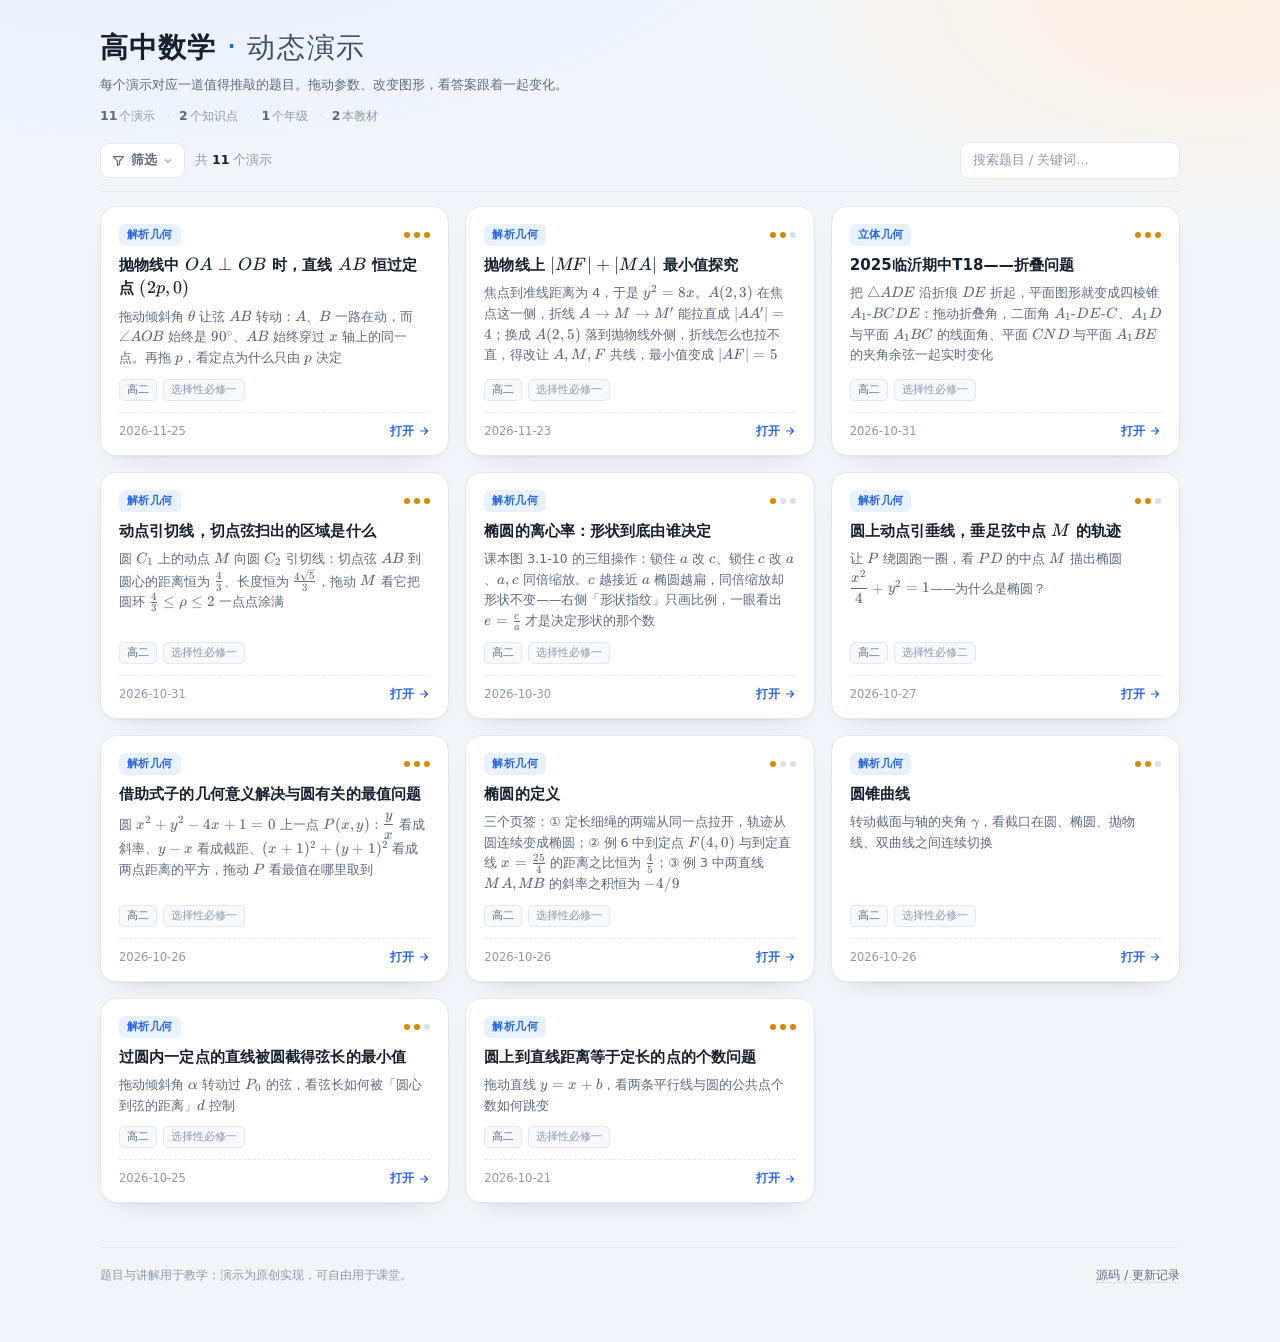
<file: index.html>
<!DOCTYPE html>
<html lang="zh-CN">
<head>
<meta charset="utf-8" />
<meta name="viewport" content="width=device-width, initial-scale=1" />
<title>高中数学 · 动态演示</title>
<meta name="description" content="高中数学题的可交互演示：拖动参数，看图形与答案如何一起变化。" />
<link rel="icon" href="data:image/svg+xml,%3Csvg xmlns='http://www.w3.org/2000/svg' viewBox='0 0 32 32'%3E%3Crect width='32' height='32' rx='8' fill='%232563eb'/%3E%3Ctext x='16' y='23' font-size='19' font-family='Georgia,serif' font-style='italic' fill='%23fff' text-anchor='middle'%3Ef%3C/text%3E%3C/svg%3E" />
<!-- KaTeX：本地共享副本，与各演示页共用同一份缓存 -->
<link rel="stylesheet" href="assets/katex/katex.min.css" />
<script src="assets/katex/katex.min.js"></script>
<script src="assets/katex/auto-render.min.js"></script>
<style>
  :root{
    --bg:#f1f5fa;
    --card:#ffffff;
    --ink:#16202f;
    --ink2:#5c6a7e;
    --ink3:#8c99ab;
    --line:#e1e9f3;
    --blue:#2563eb;
    --blue-soft:#e8f1ff;
    --amber:#d98a00;
  }
  *{box-sizing:border-box}
  html,body{margin:0;padding:0}
  body{
    background:
      radial-gradient(1100px 480px at 12% -10%, #e4efff 0%, rgba(228,239,255,0) 62%),
      radial-gradient(900px 460px at 95% 0%, #fdf1e2 0%, rgba(253,241,226,0) 55%),
      var(--bg);
    color:var(--ink);
    font-family:"Segoe UI","PingFang SC","Hiragino Sans GB","Microsoft YaHei",system-ui,-apple-system,sans-serif;
    -webkit-font-smoothing:antialiased;
    line-height:1.65;
    min-height:100vh;
  }
  .page{max-width:1120px;margin:0 auto;padding:28px 20px 56px}

  /* ---------- 头部（紧凑版） ---------- */
  h1.brand{
    font-size:28px;line-height:1.3;letter-spacing:.02em;
    color:var(--ink);margin:2px 0 8px;font-weight:400;
  }
  h1.brand b{font-weight:700;letter-spacing:.04em}
  h1.brand i{font-style:normal;color:var(--blue);margin:0 10px;font-weight:400;font-size:1.15em;line-height:1}
  h1.brand s{text-decoration:none;font-weight:400;color:#41506a;letter-spacing:.06em}
  .sub{margin:0;color:var(--ink2);font-size:13px;max-width:620px}
  .stats{display:flex;flex-wrap:wrap;margin-top:10px;font-size:11.5px;color:var(--ink3)}
  .stats span{display:inline-flex;align-items:baseline;gap:2px}
  .stats span:not(:last-child)::after{content:"·";margin:0 9px;color:#c8d3e2}
  .stats b{color:var(--ink2);font-size:12.5px;font-weight:700}

  /* ---------- 工具条 ---------- */
  .toolbar{
    display:flex;flex-wrap:wrap;gap:10px;align-items:center;justify-content:space-between;
    margin:16px 0 14px;padding-bottom:12px;border-bottom:1px solid var(--line);
  }
  .tool-left{display:flex;flex-wrap:wrap;gap:10px;align-items:center;min-height:34px}
  .btn-filter{
    display:inline-flex;align-items:center;gap:6px;
    font:inherit;font-size:12.5px;font-weight:600;color:var(--ink2);cursor:pointer;
    background:#fff;border:1px solid var(--line);border-radius:9px;padding:6px 11px;
    transition:.16s ease;
  }
  .btn-filter:hover{border-color:#a8c2e8;color:var(--blue);background:#f8fbff}
  .btn-filter[aria-expanded="true"]{border-color:#a8c2e8;color:var(--blue);background:#f4f9ff}
  .btn-filter svg.funnel{width:13px;height:13px;flex:none}
  .btn-filter svg.caret{width:10px;height:10px;flex:none;transition:transform .2s ease;opacity:.55}
  .btn-filter[aria-expanded="true"] svg.caret{transform:rotate(180deg)}
  .badge{
    min-width:16px;height:16px;padding:0 4px;border-radius:999px;
    background:var(--blue);color:#fff;font-size:10.5px;font-weight:700;line-height:16px;text-align:center;
  }
  .badge[hidden]{display:none}
  .result{font-size:12.5px;color:var(--ink3)}
  .result b{color:var(--ink);font-weight:700}
  .summary{font-size:12px;color:var(--ink3);display:none}
  .summary.on{display:inline}
  .summary i{font-style:normal;color:var(--ink2);font-weight:600}
  .reset{
    font:inherit;font-size:12px;font-weight:600;color:var(--blue);cursor:pointer;
    background:none;border:none;padding:2px 2px;display:none;
  }
  .reset.on{display:inline}
  .reset:hover{text-decoration:underline}
  .search{
    font:inherit;font-size:12.5px;color:var(--ink);
    background:#fff;border:1px solid var(--line);border-radius:9px;
    padding:7px 12px;width:220px;outline:none;transition:.16s ease;
  }
  .search::placeholder{color:var(--ink3)}
  .search:focus{border-color:#a8c2e8;box-shadow:0 0 0 3px rgba(37,99,235,.1)}

  /* ---------- 筛选面板（可折叠，默认收起） ---------- */
  .collapse{display:grid;grid-template-rows:0fr;transition:grid-template-rows .24s ease}
  .collapse.open{grid-template-rows:1fr;margin-bottom:16px}
  .collapse > .collapse-inner{overflow:hidden;min-height:0;visibility:hidden;transition:visibility 0s .24s}
  .collapse.open > .collapse-inner{visibility:visible;transition:visibility 0s}
  .filter-panel{
    padding:2px 16px 4px;
    background:rgba(255,255,255,.78);border:1px solid var(--line);border-radius:13px;
  }
  .filter-row{display:flex;gap:10px;align-items:flex-start;padding:8px 0;border-bottom:1px dashed var(--line)}
  .filter-row:last-child{border-bottom:none}
  .filter-label{
    flex:none;width:46px;padding-top:5px;
    font-size:11.5px;font-weight:600;letter-spacing:.06em;color:var(--ink3);
  }
  .chips{display:flex;flex-wrap:wrap;gap:6px;min-height:27px}
  .chip{
    font:inherit;font-size:12px;font-weight:600;color:var(--ink2);cursor:pointer;
    background:#fff;border:1px solid var(--line);border-radius:999px;padding:3px 12px;
    transition:.16s ease;white-space:nowrap;
  }
  .chip:hover{border-color:#a8c2e8;color:var(--blue);background:#f8fbff}
  .chip[aria-pressed="true"]{background:var(--blue);border-color:var(--blue);color:#fff;box-shadow:0 6px 14px -8px rgba(37,99,235,.9)}
  .chip .n{opacity:.55;margin-left:4px;font-weight:400}
  .chip[aria-pressed="true"] .n{opacity:.8}
  .chip.dim{opacity:.34;cursor:not-allowed;background:#fbfcfe}
  .chip.dim:hover{border-color:var(--line);color:var(--ink2);background:#fbfcfe}

  /* ---------- 卡片 ---------- */
  .grid{display:grid;grid-template-columns:repeat(auto-fill,minmax(316px,1fr));gap:16px}
  .card{
    display:flex;flex-direction:column;text-decoration:none;color:inherit;
    background:var(--card);border:1px solid var(--line);border-radius:16px;
    padding:17px 18px 14px;
    box-shadow:0 1px 2px rgba(22,32,47,.04), 0 12px 28px -22px rgba(22,32,47,.3);
    transition:transform .18s ease, box-shadow .18s ease, border-color .18s ease;
  }
  .card:hover{
    transform:translateY(-3px);border-color:#bcd3f2;
    box-shadow:0 1px 2px rgba(22,32,47,.05), 0 18px 34px -20px rgba(37,99,235,.35);
  }
  .card-top{display:flex;align-items:center;justify-content:space-between;gap:8px;margin-bottom:8px}
  .topic{font-size:11px;font-weight:600;letter-spacing:.04em;color:var(--blue);background:var(--blue-soft);border-radius:6px;padding:2px 8px}
  .level{display:inline-flex;gap:4px;align-items:center;margin-left:auto}
  .level i{width:6px;height:6px;border-radius:50%;background:#d7e0ec;display:block}
  .level i.on{background:var(--amber)}
  .card-title{font-size:15px;line-height:1.55;margin:0 0 6px;font-weight:650;letter-spacing:.1px}
  .card-sub{font-size:12.5px;color:var(--ink2);margin:0 0 10px}
  .card-meta{display:flex;flex-wrap:wrap;align-items:center;gap:6px;margin-top:auto}
  .meta-i{
    font-size:11px;color:var(--ink2);background:#f6f9fd;
    border:1px solid var(--line);border-radius:5px;padding:1px 7px;
  }
  .meta-i.book{color:var(--ink3)}
  .card-foot{
    display:flex;align-items:center;justify-content:space-between;
    margin-top:11px;padding-top:9px;border-top:1px dashed var(--line);
    font-size:11.5px;color:var(--ink3);
  }
  .go{display:inline-flex;align-items:center;gap:4px;color:var(--blue);font-weight:600}
  .go svg{width:12px;height:12px;transition:transform .18s ease}
  .card:hover .go svg{transform:translateX(3px)}

  .empty{display:none;padding:56px 0;text-align:center;color:var(--ink3);font-size:13.5px}
  .empty.show{display:block}

  footer{
    margin-top:44px;padding-top:18px;border-top:1px solid var(--line);
    font-size:12px;color:var(--ink3);display:flex;flex-wrap:wrap;gap:10px;justify-content:space-between;
  }
  footer a{color:var(--ink2);text-decoration:none;border-bottom:1px dotted #c3cfdd}
  footer a:hover{color:var(--blue)}

  @media (max-width:640px){
    .page{padding:22px 15px 44px}
    h1.brand{font-size:21px}
    h1.brand i{margin:0 7px}
    .sub{font-size:12.5px}
    .toolbar{flex-direction:column;align-items:stretch;gap:9px}
    .search{width:100%}
    .filter-panel{padding:2px 12px 4px}
    .filter-row{flex-direction:column;gap:5px}
    .filter-label{width:auto;padding-top:0}
  }
</style>
</head>
<body>
<div class="page">

  <header>
    <h1 class="brand"><b>高中数学</b><i>·</i><s>动态演示</s></h1>
    <p class="sub">每个演示对应一道值得推敲的题目。拖动参数、改变图形，看答案跟着一起变化。</p>
    <div class="stats">
      <span><b id="sCount">—</b>个演示</span>
      <span><b id="sTopic">—</b>个知识点</span>
      <span><b id="sGrade">—</b>个年级</span>
      <span><b id="sBook">—</b>本教材</span>
    </div>
  </header>

  <div class="toolbar">
    <div class="tool-left">
      <button class="btn-filter" id="btnFilter" aria-expanded="false" aria-controls="filters">
        <svg class="funnel" viewBox="0 0 24 24" fill="none" stroke="currentColor" stroke-width="2.2" stroke-linecap="round" stroke-linejoin="round"><path d="M3 5h18l-7 8v6l-4 2v-8z"/></svg>
        筛选
        <span class="badge" id="fbadge" hidden>0</span>
        <svg class="caret" viewBox="0 0 24 24" fill="none" stroke="currentColor" stroke-width="3" stroke-linecap="round" stroke-linejoin="round"><path d="M6 9l6 6 6-6"/></svg>
      </button>
      <span class="result">共 <b id="shown">0</b> 个演示</span>
      <span class="summary" id="summary"></span>
      <button class="reset" id="reset">清空</button>
    </div>
    <input id="q" class="search" type="search" placeholder="搜索题目 / 关键词…" aria-label="搜索" />
  </div>

  <div class="collapse" id="filterWrap">
    <div class="collapse-inner" inert>
      <div class="filter-panel" id="filters">
        <div class="filter-row">
          <span class="filter-label">知识点</span>
          <div class="chips" id="chips-topic" role="group" aria-label="按知识点筛选"></div>
        </div>
        <div class="filter-row">
          <span class="filter-label">年级</span>
          <div class="chips" id="chips-grade" role="group" aria-label="按年级筛选"></div>
        </div>
        <div class="filter-row">
          <span class="filter-label">课本</span>
          <div class="chips" id="chips-book" role="group" aria-label="按课本筛选"></div>
        </div>
      </div>
    </div>
  </div>

  <main class="grid" id="grid"></main>
  <div class="empty" id="empty">没有找到匹配的演示，换个条件或关键词试试。</div>

  <footer>
    <span>题目与讲解用于教学；演示为原创实现，可自由用于课堂。</span>
    <span id="repoSlot"></span>
  </footer>
</div>

<script src="demos.js"></script>
<script>
(function(){
  "use strict";
  var DEMOS = (window.DEMOS && window.DEMOS.demos) || [];
  var SITE  = (window.DEMOS && window.DEMOS.site) || {};

  /* 三个筛选维度，字段名与 demos.js 中的一致 */
  var GROUPS = [
    { key: "topic", label: "知识点", order: null },
    { key: "grade", label: "年级",   order: ["高一", "高二", "高三"] },
    { key: "book",  label: "课本",   order: null }
  ];
  var state = { topic: "*", grade: "*", book: "*", q: "" };
  var panelOpen = false;

  if (SITE.title) document.title = SITE.title;
  var repoSlot = document.getElementById("repoSlot");
  if (SITE.repo) {
    repoSlot.innerHTML = '<a href="' + SITE.repo + '" target="_blank" rel="noopener">源码 / 更新记录</a>';
  }

  function esc(s){
    return String(s == null ? "" : s).replace(/[&<>"']/g, function(c){
      return { "&":"&amp;", "<":"&lt;", ">":"&gt;", '"':"&quot;", "'":"&#39;" }[c];
    });
  }

  var list = DEMOS.slice().sort(function(a, b){
    return String(b.date || "").localeCompare(String(a.date || ""));
  });

  /* ---------- 统计 ---------- */
  function uniq(key){
    var o = {};
    list.forEach(function(d){ if (d[key]) o[d[key]] = 1; });
    return Object.keys(o);
  }
  document.getElementById("sCount").textContent = list.length;
  document.getElementById("sTopic").textContent = uniq("topic").length;
  document.getElementById("sGrade").textContent = uniq("grade").length;
  document.getElementById("sBook").textContent  = uniq("book").length;

  /* ---------- 匹配 ---------- */
  function hitKeyword(d){
    if (!state.q) return true;
    var hay = [d.title, d.subtitle, d.topic, d.grade, d.book, (d.tags || []).join(" ")]
      .join(" ").toLowerCase();
    return hay.indexOf(state.q) !== -1;
  }
  function hit(d, exceptKey){
    if (!hitKeyword(d)) return false;
    for (var i = 0; i < GROUPS.length; i++){
      var k = GROUPS[i].key;
      if (k === exceptKey) continue;
      if (state[k] !== "*" && d[k] !== state[k]) return false;
    }
    return true;
  }

  /* ---------- 筛选项 ---------- */
  function optionsOf(group){
    var seen = {}, rows = [];
    list.forEach(function(d){
      var v = d[group.key];
      if (!v) return;
      if (!seen[v]) { seen[v] = { value: v, total: 0, first: rows.length }; rows.push(seen[v]); }
      seen[v].total++;
    });
    if (group.order){
      rows.sort(function(a, b){
        var ia = group.order.indexOf(a.value), ib = group.order.indexOf(b.value);
        if (ia === -1) ia = 99;
        if (ib === -1) ib = 99;
        return ia - ib || a.first - b.first;
      });
    } else {
      rows.sort(function(a, b){ return b.total - a.total || a.first - b.first; });
    }
    return rows;
  }

  function renderFilters(){
    GROUPS.forEach(function(group){
      var box = document.getElementById("chips-" + group.key);
      var rows = optionsOf(group);
      var allCount = list.filter(function(d){ return hit(d, group.key); }).length;
      var allSel = state[group.key] === "*";
      var html = '<button class="chip' + (!allSel && allCount === 0 ? " dim" : "") + '" data-key="' + group.key +
                 '" data-val="*" aria-pressed="' + allSel + '">全部' +
                 '<span class="n">' + allCount + "</span></button>";
      rows.forEach(function(r){
        var n = list.filter(function(d){ return d[group.key] === r.value && hit(d, group.key); }).length;
        var sel = state[group.key] === r.value;
        html += '<button class="chip' + (!sel && n === 0 ? " dim" : "") + '" data-key="' + group.key +
                '" data-val="' + esc(r.value) + '" aria-pressed="' + sel +
                '">' + esc(r.value) + '<span class="n">' + n + "</span></button>";
      });
      box.innerHTML = html;
    });
  }

  document.getElementById("filters").addEventListener("click", function(e){
    var btn = e.target.closest(".chip");
    if (!btn || btn.classList.contains("dim")) return;
    var k = btn.dataset.key, v = btn.dataset.val;
    state[k] = (state[k] === v) ? "*" : v;   /* 再点一次已选项 = 取消 */
    render();
  });

  /* ---------- 筛选面板开合 ---------- */
  var btnFilter = document.getElementById("btnFilter");
  var filterWrap = document.getElementById("filterWrap");
  function setPanel(open){
    panelOpen = open;
    filterWrap.classList.toggle("open", open);
    btnFilter.setAttribute("aria-expanded", open ? "true" : "false");
    /* 收起时让里面的按钮退出 Tab 顺序，避免键盘用户 Tab 进看不见的筛选项 */
    var inner = filterWrap.querySelector(".collapse-inner");
    if (open) inner.removeAttribute("inert"); else inner.setAttribute("inert", "");
    renderToolbar();
  }
  btnFilter.addEventListener("click", function(){ setPanel(!panelOpen); });

  /* ---------- 搜索 ---------- */
  var q = document.getElementById("q");
  q.addEventListener("input", function(){ state.q = q.value.trim().toLowerCase(); render(); });
  document.addEventListener("keydown", function(e){
    if (document.activeElement === q){
      if (e.key === "Escape"){ q.value = ""; state.q = ""; render(); q.blur(); }
      return;
    }
    if (e.key === "/"){ e.preventDefault(); q.focus(); }
    if (e.key === "f" || e.key === "F"){ e.preventDefault(); setPanel(!panelOpen); }
  });

  document.getElementById("reset").addEventListener("click", function(){
    state.topic = state.grade = state.book = "*";
    state.q = ""; q.value = "";
    render();
  });

  /* ---------- 卡片 ---------- */
  function level(n){
    var k = Math.max(1, Math.min(3, Number(n) || 1)), out = "";
    for (var i = 1; i <= 3; i++) out += '<i class="' + (i <= k ? "on" : "") + '"></i>';
    return '<span class="level" title="难度 ' + k + '/3">' + out + "</span>";
  }
  function card(d){
    var meta = [];
    if (d.grade) meta.push('<span class="meta-i">' + esc(d.grade) + "</span>");
    if (d.book)  meta.push('<span class="meta-i book">' + esc(d.book) + "</span>");
    return '<a class="card" href="' + esc(d.path) + '">' +
      '<div class="card-top"><span class="topic">' + esc(d.topic || "未分类") + "</span>" + level(d.level) + "</div>" +
      '<h2 class="card-title">' + esc(d.title) + "</h2>" +
      '<p class="card-sub">' + esc(d.subtitle || "") + "</p>" +
      '<div class="card-meta">' + meta.join("") + "</div>" +
      '<div class="card-foot"><span>' + esc(d.date || "") + "</span>" +
      '<span class="go">打开<svg viewBox="0 0 24 24" fill="none" stroke="currentColor" stroke-width="2.4" stroke-linecap="round" stroke-linejoin="round"><path d="M5 12h13M13 6l6 6-6 6"/></svg></span></div>' +
      "</a>";
  }

  /* ---------- 工具条状态 ---------- */
  function activeOf(){
    var out = [];
    GROUPS.forEach(function(g){ if (state[g.key] !== "*") out.push(state[g.key]); });
    return out;
  }
  function renderToolbar(){
    var act = activeOf();
    var badge = document.getElementById("fbadge");
    badge.textContent = act.length;
    badge.hidden = act.length === 0;
    document.getElementById("reset").classList.toggle("on", act.length > 0 || !!state.q);

    /* 面板收起时，把已选条件写在工具条上，免得「筛完看不见自己选了什么」 */
    var sum = document.getElementById("summary");
    if (act.length && !panelOpen){
      sum.innerHTML = "· 已选 <i>" + act.map(esc).join(" / ") + "</i>";
      sum.classList.add("on");
    } else {
      sum.classList.remove("on");
    }
  }

  function render(){
    var shown = list.filter(function(d){ return hit(d, null); });
    var grid = document.getElementById("grid");
    grid.innerHTML = shown.map(card).join("");
    document.getElementById("empty").classList.toggle("show", shown.length === 0);
    document.getElementById("shown").textContent = shown.length;

    renderFilters();
    renderToolbar();

    if (window.renderMathInElement) {
      window.renderMathInElement(grid, {
        delimiters: [
          { left: "$$", right: "$$", display: true },
          { left: "$", right: "$", display: false }
        ],
        throwOnError: false
      });
    }
  }
  render();
})();
</script>
</body>
</html>
</file>
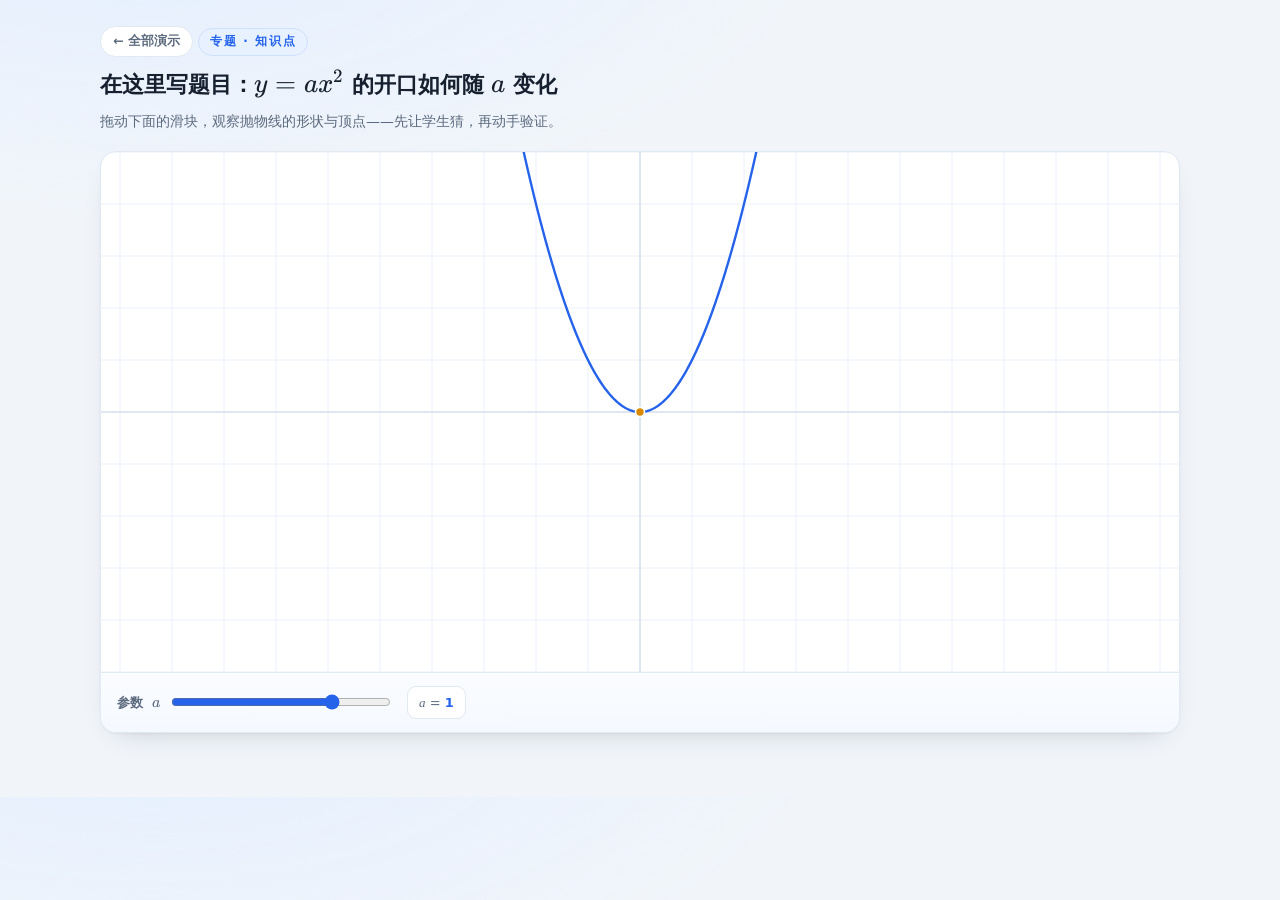
<file: _template/index.html>
<!DOCTYPE html>
<!-- ============================================================
     新演示模板。复制成 demos/<slug>/index.html 之后，按顺序做完这四件事：
       ① 改 <title> 与 <h1>、导语（文件内用 ① ② ③ 标出了位置）
       ② 把 draw() 换成你的绘制逻辑
       ③ ⚠️ 在 demos.js 里加一条记录，必须填齐三类标签：
             topic  知识点（如「解析几何」）
             grade  年级（如「高二」）
             book   课本（如「选择性必修二」）
          漏了任何一项，这条演示在首页筛选里就会失踪。
       ④ 本地起服务看一眼，再 commit + push
     ============================================================ -->
<html lang="zh-CN">
<head>
<meta charset="utf-8" />
<meta name="viewport" content="width=device-width, initial-scale=1" />
<!-- ① 改成这道题的标题 -->
<title>演示标题 · 高中数学动态演示</title>
<link rel="icon" href="data:image/svg+xml,%3Csvg xmlns='http://www.w3.org/2000/svg' viewBox='0 0 32 32'%3E%3Crect width='32' height='32' rx='8' fill='%232563eb'/%3E%3Ctext x='16' y='23' font-size='19' font-family='Georgia,serif' font-style='italic' fill='%23fff' text-anchor='middle'%3Ef%3C/text%3E%3C/svg%3E" />
<meta name="description" content="一句话说明这道题和这个演示能看到什么。" />
<!-- KaTeX：本地共享副本，路径按本文件深度调整（模板在站点根下一层，用 ../） -->
<link rel="stylesheet" href="../assets/katex/katex.min.css" />
<script src="../assets/katex/katex.min.js"></script>
<script src="../assets/katex/auto-render.min.js"></script>
<style>
  :root{
    --bg:#f1f5fa; --card:#fff; --ink:#16202f; --ink2:#5c6a7e; --ink3:#8c99ab;
    --line:#e1e9f3; --blue:#2563eb; --amber:#d98a00; --green:#0f8a5f;
    --serif:"Cambria Math","Times New Roman",Georgia,serif;
  }
  *{box-sizing:border-box}
  html,body{margin:0;padding:0}
  body{
    background:radial-gradient(1100px 480px at 12% -10%,#e4efff 0%,rgba(228,239,255,0) 62%),var(--bg);
    color:var(--ink);line-height:1.65;
    font-family:"Segoe UI","PingFang SC","Hiragino Sans GB","Microsoft YaHei",system-ui,-apple-system,sans-serif;
    -webkit-font-smoothing:antialiased;
  }
  .page{max-width:1120px;margin:0 auto;padding:26px 20px 64px}
  .back{
    display:inline-flex;align-items:center;gap:5px;margin-bottom:11px;
    font-size:12.5px;font-weight:600;color:var(--ink2);text-decoration:none;
    background:#fff;border:1px solid var(--line);border-radius:999px;padding:4px 12px;transition:.16s;
  }
  .back:hover{color:var(--blue);border-color:#a8c2e8;background:#f4f9ff}
  .eyebrow{
    display:inline-flex;align-items:center;gap:7px;font-size:12px;letter-spacing:.14em;
    color:var(--blue);background:#e8f1ff;border:1px solid #cfe0fb;border-radius:999px;
    padding:3px 11px;margin-bottom:10px;font-weight:600;
  }
  h1{font-size:22px;line-height:1.45;margin:0 0 8px}
  .sub{margin:0;color:var(--ink2);font-size:14px}
  .card{
    background:var(--card);border:1px solid var(--line);border-radius:16px;margin-top:18px;
    box-shadow:0 1px 2px rgba(22,32,47,.04),0 12px 28px -18px rgba(22,32,47,.28);overflow:hidden;
  }
  #cv{display:block;width:100%;height:520px;touch-action:none}
  .controls{
    display:flex;flex-wrap:wrap;align-items:center;gap:14px;
    padding:13px 16px;border-top:1px solid var(--line);background:linear-gradient(180deg,#fafcff,#f5f9ff);
  }
  .controls label{display:inline-flex;align-items:center;gap:9px;font-size:13px;font-weight:600;color:var(--ink2)}
  input[type=range]{width:220px;accent-color:var(--blue)}
  .readout{
    font-size:13px;color:var(--ink2);background:#fff;border:1px solid var(--line);
    border-radius:9px;padding:5px 11px;
  }
  .readout b{color:var(--blue);font-weight:700}
</style>
</head>
<body>
<div class="page">

  <a class="back" href="../index.html">&larr; 全部演示</a>
  <!-- ② 专题 + 标题 + 一句话导语 -->
  <div class="eyebrow">专题 · 知识点</div>
  <h1>在这里写题目：$y=ax^{2}$ 的开口如何随 $a$ 变化</h1>
  <p class="sub">拖动下面的滑块，观察抛物线的形状与顶点——先让学生猜，再动手验证。</p>

  <section class="card">
    <canvas id="cv"></canvas>
    <div class="controls">
      <label>参数 $a$
        <input id="a" type="range" min="-2" max="2" step="0.1" value="1" />
      </label>
      <span class="readout"><i style="font-family:var(--serif);font-style:italic">a</i> = <b id="aOut">1</b></span>
    </div>
  </section>
</div>

<script>
(function(){
  "use strict";
  var cv = document.getElementById("cv");
  var ctx = cv.getContext("2d");
  var state = { a: 1 };

  /* 世界坐标 → 屏幕坐标：原点在画布中心，1 个单位 = unit 像素 */
  var unit = 52, W = 0, H = 0, dpr = 1;
  function toX(x){ return W / 2 + x * unit; }
  function toY(y){ return H / 2 - y * unit; }

  function resize(){
    dpr = window.devicePixelRatio || 1;
    var r = cv.getBoundingClientRect();
    W = r.width; H = r.height;
    cv.width = Math.round(W * dpr);
    cv.height = Math.round(H * dpr);
    ctx.setTransform(dpr, 0, 0, dpr, 0, 0);
    draw();
  }

  function drawGrid(){
    var x, y, nx = Math.ceil(W / 2 / unit), ny = Math.ceil(H / 2 / unit);
    ctx.lineWidth = 1;
    ctx.strokeStyle = "#eaf0f8";
    for (x = -nx; x <= nx; x++){
      ctx.beginPath(); ctx.moveTo(toX(x), 0); ctx.lineTo(toX(x), H); ctx.stroke();
    }
    for (y = -ny; y <= ny; y++){
      ctx.beginPath(); ctx.moveTo(0, toY(y)); ctx.lineTo(W, toY(y)); ctx.stroke();
    }
    ctx.strokeStyle = "#c9d6e6";
    ctx.beginPath(); ctx.moveTo(0, toY(0)); ctx.lineTo(W, toY(0)); ctx.stroke();
    ctx.beginPath(); ctx.moveTo(toX(0), 0); ctx.lineTo(toX(0), H); ctx.stroke();
  }

  function draw(){
    ctx.clearRect(0, 0, W, H);
    drawGrid();

    /* 曲线部分：换成你的函数 */
    ctx.beginPath();
    ctx.lineWidth = 2.4;
    ctx.strokeStyle = "#2563eb";
    for (var px = 0; px <= W; px += 1){
      var x = (px - W / 2) / unit;
      var y = state.a * x * x;
      var py = toY(y);
      if (px === 0) ctx.moveTo(px, py); else ctx.lineTo(px, py);
    }
    ctx.stroke();

    /* 顶点 */
    ctx.beginPath();
    ctx.arc(toX(0), toY(0), 4.5, 0, Math.PI * 2);
    ctx.fillStyle = "#d98a00";
    ctx.fill();
    ctx.strokeStyle = "#fff"; ctx.lineWidth = 1.6; ctx.stroke();
  }

  var input = document.getElementById("a");
  var out = document.getElementById("aOut");
  input.addEventListener("input", function(){
    state.a = parseFloat(input.value);
    out.textContent = input.value;
    draw();
  });

  if (window.ResizeObserver) new ResizeObserver(resize).observe(cv);
  resize();

  /* 页面内 $...$ 统一交给 KaTeX 排版（含标题、说明文字） */
  if (window.renderMathInElement) {
    window.renderMathInElement(document.body, {
      delimiters: [
        { left: "$$", right: "$$", display: true },
        { left: "$", right: "$", display: false }
      ],
      throwOnError: false
    });
  }
})();
</script>
</body>
</html>
</file>
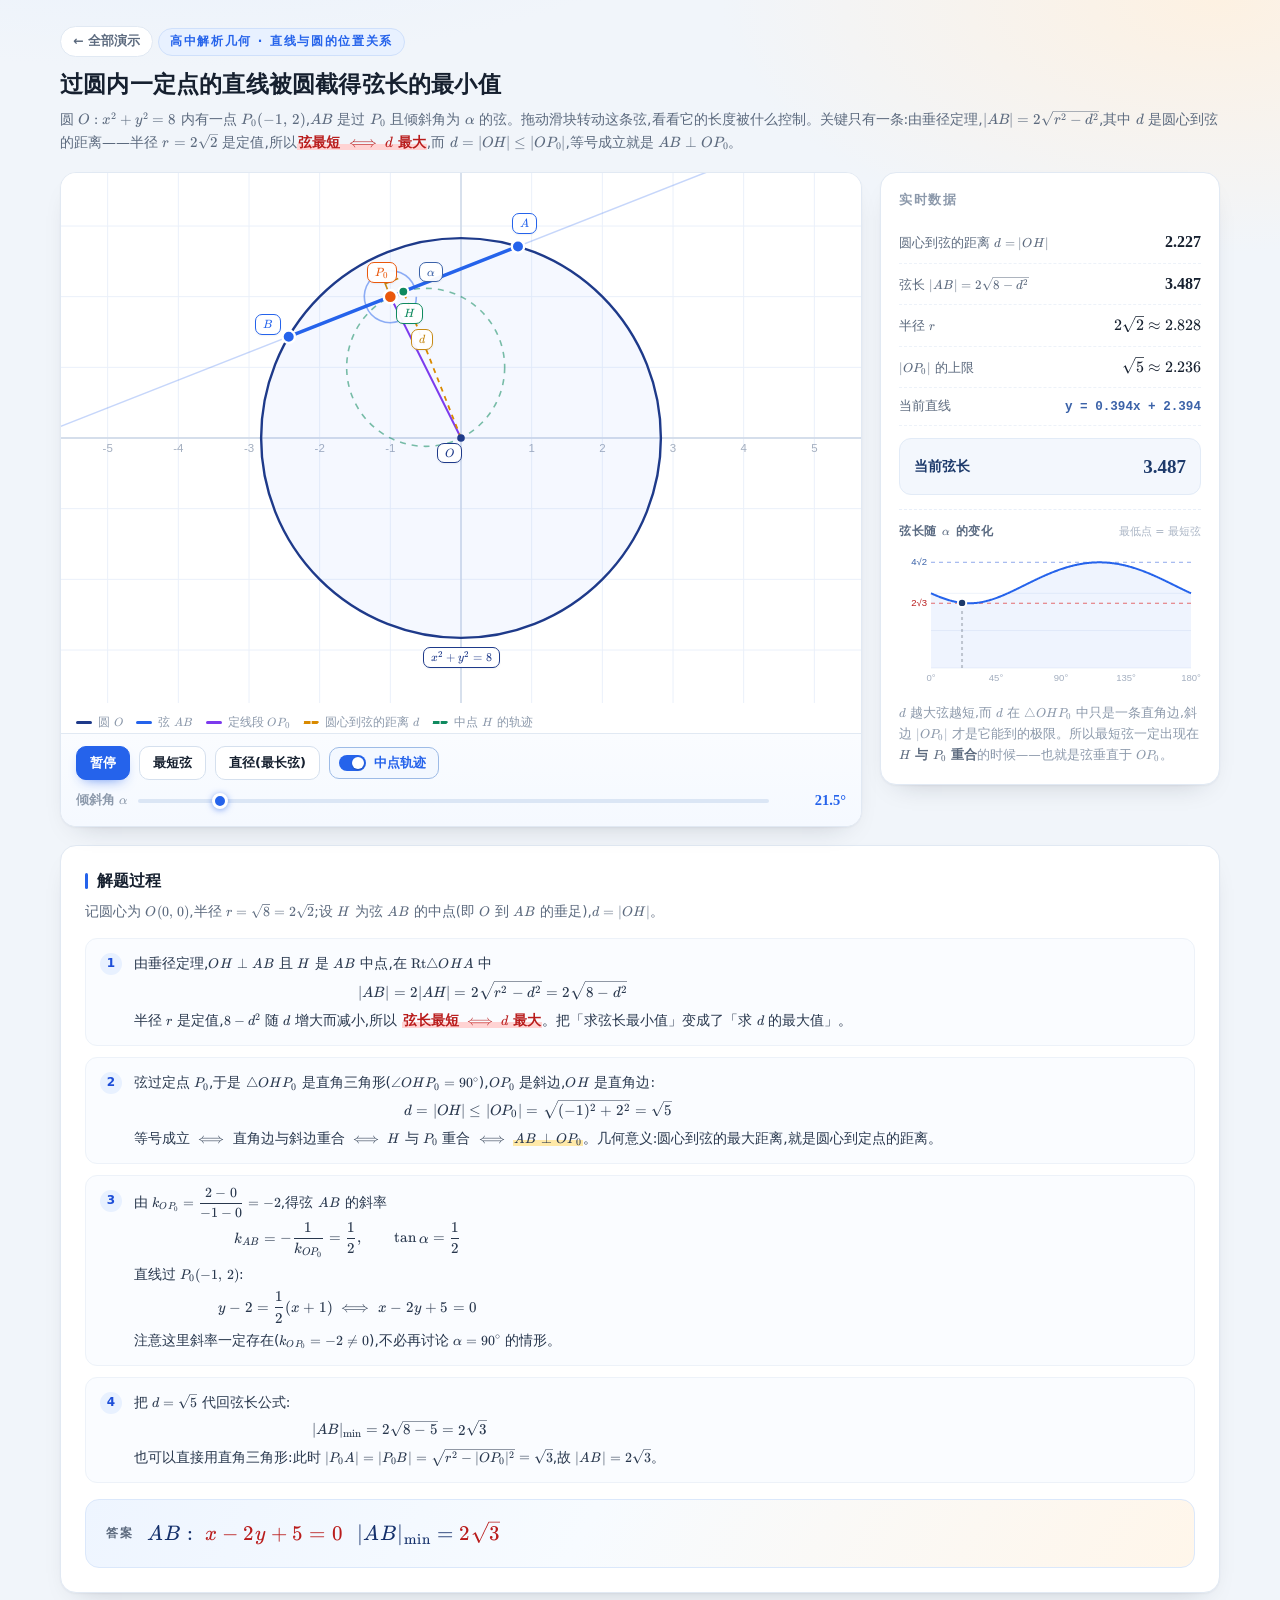
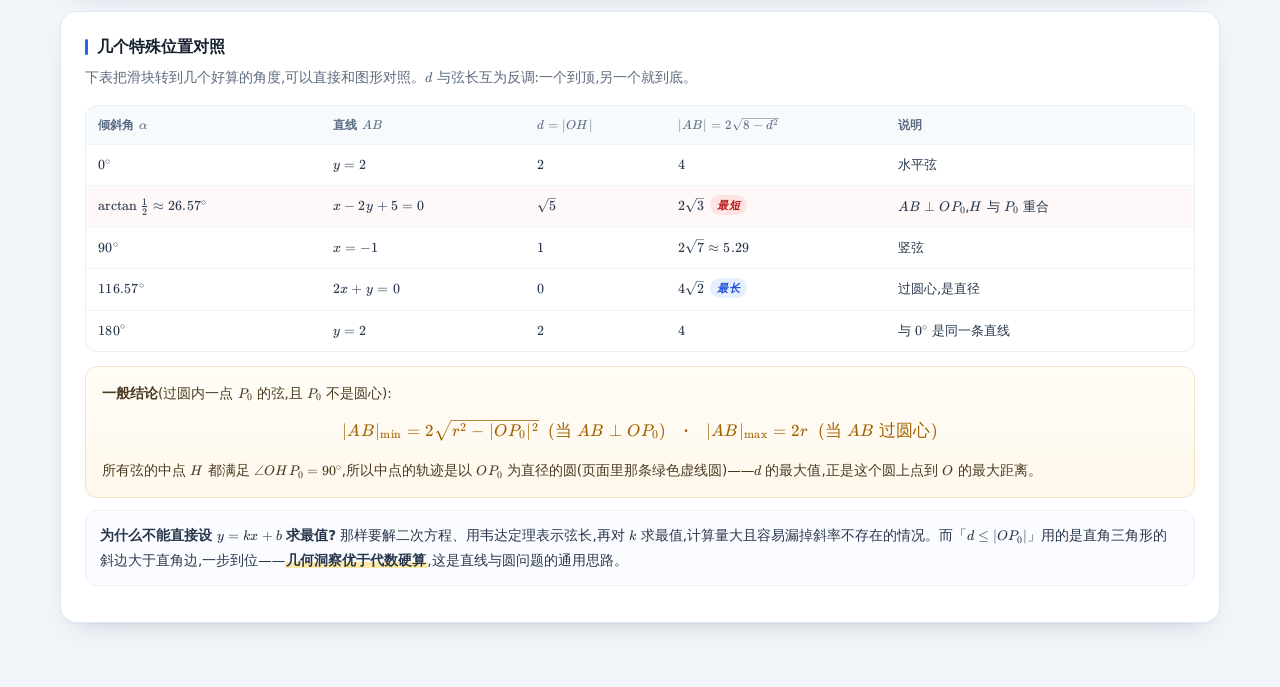
<file: demos/chord-min/index.html>
<!DOCTYPE html>
<html lang="zh-CN">
<head>
<meta charset="utf-8" />
<meta name="viewport" content="width=device-width, initial-scale=1" />
<title>过圆内一定点的弦长的最小值 · 动态演示</title>
<link rel="icon" href="data:image/svg+xml,%3Csvg xmlns='http://www.w3.org/2000/svg' viewBox='0 0 32 32'%3E%3Crect width='32' height='32' rx='8' fill='%232563eb'/%3E%3Ctext x='16' y='23' font-size='19' font-family='Georgia,serif' font-style='italic' fill='%23fff' text-anchor='middle'%3Ef%3C/text%3E%3C/svg%3E" />
<meta name="description" content="圆 x²+y²=8 内一点 P₀(-1,2)，过 P₀ 的弦 AB 随倾斜角变化。拖动滑块，看弦长如何在 AB⊥OP₀ 时取到最小值 2√3。" />
<!-- KaTeX：本地共享副本（相对站点根） -->
<link rel="stylesheet" href="../../assets/katex/katex.min.css" />
<script src="../../assets/katex/katex.min.js"></script>
<script src="../../assets/katex/auto-render.min.js"></script>
<style>
  :root{
    --bg:#f1f5fa;
    --card:#ffffff;
    --ink:#16202f;
    --ink2:#5c6a7e;
    --ink3:#8c99ab;
    --line:#e1e9f3;
    --blue:#2563eb;
    --amber:#d98a00;
    --red:#dc2626;
    --green:#0f8a5f;
    --violet:#7c3aed;
    --serif:"Cambria Math","Times New Roman",Georgia,serif;
  }
  *{box-sizing:border-box}
  html,body{margin:0;padding:0}
  body{
    background:
      radial-gradient(1100px 480px at 12% -10%, #e4efff 0%, rgba(228,239,255,0) 62%),
      radial-gradient(900px 460px at 95% 0%, #fdf1e2 0%, rgba(253,241,226,0) 55%),
      var(--bg);
    color:var(--ink);
    font-family:"Segoe UI","PingFang SC","Hiragino Sans GB","Microsoft YaHei",system-ui,-apple-system,sans-serif;
    -webkit-font-smoothing:antialiased;
    line-height:1.65;
  }
  .page{max-width:1200px;margin:0 auto;padding:26px 20px 64px}

  header{margin-bottom:18px}
  .back{
    display:inline-flex;align-items:center;gap:5px;margin-bottom:11px;
    font-size:12.5px;font-weight:600;color:var(--ink2);text-decoration:none;
    background:#fff;border:1px solid var(--line);border-radius:999px;padding:4px 12px;
    transition:.16s ease;
  }
  .back:hover{color:var(--blue);border-color:#a8c2e8;background:#f4f9ff;transform:translateY(-1px)}
  .eyebrow{
    display:inline-flex;align-items:center;gap:7px;
    font-size:12px;letter-spacing:.14em;color:var(--blue);
    background:#e8f1ff;border:1px solid #cfe0fb;border-radius:999px;
    padding:3px 11px;margin-bottom:10px;font-weight:600;
  }
  h1{font-size:23px;line-height:1.4;margin:0 0 8px;letter-spacing:.2px}
  .sub{margin:0;color:var(--ink2);font-size:14px}
  .m{font-family:var(--serif);font-style:italic;letter-spacing:.02em}

  .katex{font-size:1.02em}
  p .katex, li .katex, td .katex, th .katex{font-size:1.04em}
  .math-layer{position:absolute;inset:0;pointer-events:none;overflow:hidden}
  .mlabel{
    position:absolute;left:0;top:0;
    padding:2px 7px 1px;border-radius:7px;
    background:rgba(255,255,255,.95);
    border:1px solid currentColor;
    font-size:12.4px;line-height:1.15;white-space:nowrap;
    box-shadow:0 1px 2px rgba(22,32,47,.06);
  }
  .mlabel .katex{font-size:1em}

  .main{display:grid;grid-template-columns:minmax(0,1fr) 340px;gap:18px;margin-top:18px;align-items:start}

  .card{
    background:var(--card);border:1px solid var(--line);border-radius:16px;
    box-shadow:0 1px 2px rgba(22,32,47,.04), 0 12px 28px -18px rgba(22,32,47,.28);
  }

  .stage{position:relative;overflow:hidden}
  .canvas-wrap{position:relative}
  #cv{display:block;width:100%;height:530px;touch-action:none}
  .banner{
    position:absolute;left:14px;bottom:12px;
    transform:translateY(10px);
    padding:8px 16px;border-radius:999px;
    background:linear-gradient(180deg,#fff5f5,#ffe8e8);
    border:1px solid #f6b9b9;color:#b91c1c;
    font-size:13.5px;font-weight:700;letter-spacing:.3px;
    box-shadow:0 10px 22px -12px rgba(185,28,28,.6);
    opacity:0;pointer-events:none;transition:opacity .22s ease, transform .22s ease;
    display:flex;align-items:center;gap:8px;white-space:nowrap;
  }
  .banner.show{opacity:1;transform:translateY(0)}
  .banner .spark{width:8px;height:8px;border-radius:50%;background:#dc2626;box-shadow:0 0 0 4px rgba(220,38,38,.16)}
  .banner.cool{background:linear-gradient(180deg,#f2f7ff,#e7f0ff);border-color:#bcd3f6;color:#1d4ed8;box-shadow:0 10px 22px -12px rgba(29,78,216,.5)}
  .banner.cool .spark{background:#2563eb;box-shadow:0 0 0 4px rgba(37,99,235,.16)}

  .controls{
    display:flex;flex-direction:column;gap:9px;
    padding:12px 15px 13px;border-top:1px solid var(--line);
    background:linear-gradient(180deg,#fafcff,#f5f9ff);
  }
  .ctrl-row{display:flex;flex-wrap:wrap;align-items:center;gap:9px}
  .btn{
    font-family:inherit;font-size:13px;font-weight:600;color:var(--ink);
    background:#fff;border:1px solid #d5e0ee;border-radius:10px;
    padding:7px 13px;cursor:pointer;transition:.16s ease;white-space:nowrap;
  }
  .btn:hover{border-color:#a8c2e8;background:#f4f9ff;transform:translateY(-1px)}
  .btn:active{transform:translateY(0)}
  .btn.primary{background:var(--blue);border-color:var(--blue);color:#fff;box-shadow:0 6px 14px -8px rgba(37,99,235,.9)}
  .btn.primary:hover{background:#1d4ed8;border-color:#1d4ed8}
  .btn:disabled{opacity:.45;cursor:default;transform:none}
  .btn.switch{display:inline-flex;align-items:center;gap:8px;padding:6px 12px 6px 9px}
  .btn.switch .sw{
    position:relative;flex:none;width:27px;height:16px;border-radius:999px;
    background:#d3dded;transition:background .18s ease;
  }
  .btn.switch .sw::after{
    content:"";position:absolute;left:2px;top:2px;width:12px;height:12px;border-radius:50%;
    background:#fff;box-shadow:0 1px 2px rgba(15,30,60,.3);transition:transform .18s ease;
  }
  .btn.switch.on{border-color:#9dbbe6;background:#f3f8ff;color:var(--blue)}
  .btn.switch.on .sw{background:var(--blue)}
  .btn.switch.on .sw::after{transform:translateX(11px)}
  .slider-wrap{display:flex;align-items:center;gap:9px;flex:1 1 240px;min-width:200px}
  .slider-wrap .lab{font-size:12.5px;color:var(--ink3);font-weight:600;white-space:nowrap}
  .slider-wrap .val{font-family:var(--serif);font-size:14.5px;font-weight:700;color:var(--blue);min-width:66px;text-align:right}
  input[type=range]{
    -webkit-appearance:none;appearance:none;flex:1;height:4px;border-radius:3px;
    background:linear-gradient(90deg,#dbe6f5,#dbe6f5);outline:none;cursor:pointer;
  }
  input[type=range]::-webkit-slider-thumb{
    -webkit-appearance:none;width:16px;height:16px;border-radius:50%;
    background:var(--blue);border:3px solid #fff;
    box-shadow:0 1px 6px rgba(37,99,235,.55);cursor:grab;
  }
  input[type=range]::-moz-range-thumb{
    width:14px;height:14px;border-radius:50%;background:var(--blue);
    border:3px solid #fff;box-shadow:0 1px 6px rgba(37,99,235,.55);cursor:grab;
  }

  .legend{display:flex;flex-wrap:wrap;gap:13px;padding:10px 15px 0;font-size:12px;color:var(--ink3)}
  .legend i{display:inline-block;width:16px;height:0;border-top-width:3px;border-top-style:solid;vertical-align:middle;margin-right:6px;border-radius:2px}
  .legend .lgdot{display:inline-block;width:8px;height:8px;border-radius:50%;vertical-align:middle;margin-right:6px}

  .panel{padding:16px 18px 18px}
  .panel h3{margin:0 0 12px;font-size:13px;letter-spacing:.12em;color:var(--ink3);font-weight:700}
  .metric{display:flex;justify-content:space-between;align-items:baseline;gap:10px;padding:7px 0;border-bottom:1px dashed #edf2f9}
  .metric:last-of-type{border-bottom:none}
  .m-label{font-size:13px;color:var(--ink2)}
  .m-val{font-family:var(--serif);font-size:16px;font-weight:700;color:var(--ink);white-space:nowrap}
  .m-val.side-val{font-family:"Consolas","SFMono-Regular",monospace;font-size:12.6px;color:#3b62a8}

  .total{
    margin-top:12px;padding:12px 14px;border-radius:12px;
    background:#f3f7fd;border:1px solid #e2ebf7;
    font-size:13.5px;font-weight:700;color:#1d3a6b;
    display:flex;justify-content:space-between;align-items:center;gap:8px;
    transition:.22s ease;
  }
  .total .num{font-family:var(--serif);font-size:19px}
  .total.hot{
    background:linear-gradient(135deg,#fff1f1,#ffe4e4);
    border-color:#f8bebc;color:#b91c1c;
    box-shadow:0 8px 20px -14px rgba(185,28,28,.9);
  }

  .chart{margin-top:14px;padding-top:12px;border-top:1px dashed #e8eff9}
  .chart-head{display:flex;justify-content:space-between;align-items:baseline;gap:8px;margin-bottom:6px}
  .chart-head .t{font-size:12px;font-weight:700;letter-spacing:.06em;color:#5b6b82}
  .chart-head .h{font-size:11px;color:#a9b4c4}
  #cv2{display:block;width:100%;height:142px}

  .tip{margin:12px 0 0;font-size:12.5px;line-height:1.7;color:var(--ink3)}
  .tip b{color:var(--ink2)}

  .solution{margin-top:18px;padding:22px 24px 24px}
  .solution h2{font-size:16px;margin:0 0 4px;display:flex;align-items:center;gap:9px}
  .solution h2 .bar{width:3px;height:16px;border-radius:2px;background:var(--blue)}
  .solution .lead{margin:6px 0 16px;font-size:13.5px;color:var(--ink2)}

  .steps{display:grid;gap:11px}
  .step{display:flex;gap:12px;padding:12px 14px;border-radius:12px;background:#fafcff;border:1px solid #edf2f9}
  .step .num{
    flex:none;width:22px;height:22px;border-radius:50%;background:#e8f1ff;color:#1d4ed8;
    font-size:12px;font-weight:800;display:flex;align-items:center;justify-content:center;margin-top:2px;
  }
  .step .body{font-size:13.8px;line-height:1.85;color:#28374d;min-width:0}
  .step .body p{margin:0}
  .step .body p + p{margin-top:5px}
  .step .body p.eqline,.eqline{text-align:center;margin:4px 0 2px}
  .katex-display{margin:.2em 0}
  .katex-display>.katex{font-size:1.12em}
  .hl{background:linear-gradient(180deg,transparent 62%,#ffe9a8 62%);font-weight:600;padding:0 1px}
  .hl-red{background:linear-gradient(180deg,transparent 62%,#ffd3d3 62%);font-weight:700;padding:0 1px;color:#b91c1c}

  .gtable{
    width:100%;border-collapse:separate;border-spacing:0;
    font-size:13.2px;color:#28374d;margin:4px 0 14px;
    border:1px solid #e7eef8;border-radius:12px;overflow:hidden;
  }
  .gtable th,.gtable td{padding:9px 12px;text-align:left;border-bottom:1px solid #f0f5fc;vertical-align:middle}
  .gtable th{background:#f7fafd;font-size:12.2px;font-weight:700;color:#5b6b82;letter-spacing:.02em;white-space:nowrap}
  .gtable tbody tr:last-child td{border-bottom:none}
  .gtable tbody tr:hover td{background:#fbfdff}
  .gtable td.m{font-family:var(--serif);font-size:13.6px;white-space:nowrap}
  .gtable tr.best td{background:#fff8f8}
  .gtable tr.best:hover td{background:#fff3f3}
  .badge{display:inline-block;font-size:11px;font-weight:800;letter-spacing:.04em;padding:1px 7px;border-radius:999px;margin-left:6px;vertical-align:1px}
  .badge.min{background:#ffe4e4;color:#b91c1c}
  .badge.max{background:#e6efff;color:#1d4ed8}

  .genbox{
    display:block;padding:12px 14px;border-radius:12px;
    background:#fafcff;border:1px solid #edf2f9;margin:0 0 12px;
  }
  .genbox p{margin:0;font-size:13.5px;line-height:1.85;color:#28374d}
  .genkey{
    padding:14px 16px;border-radius:12px;margin:0 0 12px;
    background:linear-gradient(180deg,#fffdf7,#fff8ec);border:1px solid #f3e2c3;
  }
  .genkey p{margin:0;font-size:13.5px;line-height:1.85;color:#4a3a20}
  .genkey p + p{margin-top:6px}
  .genkey .gform{
    font-family:var(--serif);font-size:16.5px;font-weight:700;color:#a26200;
    text-align:center;padding:4px 0 6px;letter-spacing:.02em;
  }

  .answer{
    margin-top:16px;padding:16px 20px;border-radius:14px;
    background:linear-gradient(120deg,#eef5ff,#f7fbff 45%,#fff6ea);
    border:1px solid #dbe8fb;
    display:flex;flex-wrap:wrap;align-items:center;gap:10px 14px;
  }
  .answer .tagline{font-size:12px;font-weight:800;letter-spacing:.14em;color:#5c6a7e}
  .answer .eq{font-family:var(--serif);font-size:21px;font-weight:700;color:#14306b;letter-spacing:.02em}
  .answer .eq b{color:#b91c1c}

  @media (max-width: 940px){
    .main{grid-template-columns:1fr}
    #cv{height:430px}
    h1{font-size:19.5px}
    .page{padding:20px 14px 48px}
    .answer .eq{font-size:17px}
  }
</style>
</head>
<body>
<div class="page">

  <header>
    <a class="back" href="../../index.html">&larr; 全部演示</a>
    <div class="eyebrow">高中解析几何 · 直线与圆的位置关系</div>
    <h1>过圆内一定点的直线被圆截得弦长的最小值</h1>
    <p class="sub">圆 $O:x^{2}+y^{2}=8$ 内有一点 $P_0(-1,\,2)$,$AB$ 是过 $P_0$ 且倾斜角为 $\alpha$ 的弦。拖动滑块转动这条弦,看看它的长度被什么控制。关键只有一条:由垂径定理,$|AB|=2\sqrt{r^{2}-d^{2}}$,其中 $d$ 是圆心到弦的距离——半径 $r=2\sqrt2$ 是定值,所以<span class="hl-red">弦最短 $\iff d$ 最大</span>,而 $d=|OH|\le|OP_0|$,等号成立就是 $AB\perp OP_0$。</p>
  </header>

  <div class="main">
    <section class="card stage">
      <div class="canvas-wrap">
        <canvas id="cv"></canvas>
        <div class="math-layer" id="mlayer"></div>
        <div class="banner" id="banner"><span class="spark"></span><span id="bannerText"></span></div>
      </div>
      <div class="legend">
        <span><i style="border-color:#1e3a8a"></i>圆 $O$</span>
        <span><i style="border-color:#2563eb"></i>弦 $AB$</span>
        <span><i style="border-color:#7c3aed"></i>定线段 $OP_0$</span>
        <span><i style="border-color:#d98a00;border-top-style:dashed"></i>圆心到弦的距离 $d$</span>
        <span><i style="border-color:#0f8a5f;border-top-style:dashed"></i>中点 $H$ 的轨迹</span>
      </div>
      <div class="controls">
        <div class="ctrl-row">
          <button class="btn primary" id="play">暂停</button>
          <button class="btn" id="minBtn">最短弦</button>
          <button class="btn" id="maxBtn">直径(最长弦)</button>
          <button class="btn switch on" id="togTrail" aria-pressed="true" title="显示 / 隐藏所有弦中点的轨迹">
            <span class="sw"></span>
            <span class="sw-txt">中点轨迹</span>
          </button>
        </div>
        <div class="ctrl-row">
          <div class="slider-wrap">
            <span class="lab">倾斜角 $\alpha$</span>
            <input type="range" id="slider" min="0" max="180" step="0.1" value="0" />
            <span class="val" id="aRead">0.0&deg;</span>
          </div>
        </div>
      </div>
    </section>

    <aside class="card panel">
      <h3>实时数据</h3>
      <div class="metric"><span class="m-label">圆心到弦的距离 $d=|OH|$</span><span class="m-val" id="vd">2.000</span></div>
      <div class="metric"><span class="m-label">弦长 $|AB|=2\sqrt{8-d^{2}}$</span><span class="m-val" id="vL">4.000</span></div>
      <div class="metric"><span class="m-label">半径 $r$</span><span class="m-val">$2\sqrt2\approx2.828$</span></div>
      <div class="metric"><span class="m-label">$|OP_0|$ 的上限</span><span class="m-val">$\sqrt5\approx2.236$</span></div>
      <div class="metric"><span class="m-label">当前直线</span><span class="m-val side-val" id="veq">y = 2.000</span></div>

      <div class="total" id="vtot"><span>当前弦长</span><span class="num" id="vnum">4.000</span></div>

      <div class="chart">
        <div class="chart-head">
          <span class="t">弦长随 $\alpha$ 的变化</span>
          <span class="h">最低点 = 最短弦</span>
        </div>
        <canvas id="cv2"></canvas>
      </div>

      <p class="tip">$d$ 越大弦越短,而 $d$ 在 $\triangle OHP_0$ 中只是一条直角边,斜边 $|OP_0|$ 才是它能到的极限。所以最短弦一定出现在 <b>$H$ 与 $P_0$ 重合</b>的时候——也就是弦垂直于 $OP_0$。</p>
    </aside>
  </div>

  <section class="card solution">
    <h2><span class="bar"></span>解题过程</h2>
    <p class="lead">记圆心为 $O(0,\,0)$,半径 $r=\sqrt8=2\sqrt2$;设 $H$ 为弦 $AB$ 的中点(即 $O$ 到 $AB$ 的垂足),$d=|OH|$。</p>

    <div class="steps">
      <div class="step">
        <div class="num">1</div>
        <div class="body">
          <p>由垂径定理,$OH\perp AB$ 且 $H$ 是 $AB$ 中点,在 $\mathrm{Rt}\triangle OHA$ 中</p>
          <p class="eqline">$$|AB|=2|AH|=2\sqrt{r^{2}-d^{2}}=2\sqrt{8-d^{2}}$$</p>
          <p>半径 $r$ 是定值,$8-d^{2}$ 随 $d$ 增大而减小,所以 <span class="hl-red">弦长最短 $\iff d$ 最大</span>。把「求弦长最小值」变成了「求 $d$ 的最大值」。</p>
        </div>
      </div>

      <div class="step">
        <div class="num">2</div>
        <div class="body">
          <p>弦过定点 $P_0$,于是 $\triangle OHP_0$ 是直角三角形($\angle OHP_0=90^{\circ}$),$OP_0$ 是斜边,$OH$ 是直角边:</p>
          <p class="eqline">$$d=|OH|\le|OP_0|=\sqrt{(-1)^{2}+2^{2}}=\sqrt5$$</p>
          <p>等号成立 $\iff$ 直角边与斜边重合 $\iff H$ 与 $P_0$ 重合 $\iff$ <span class="hl">$AB\perp OP_0$</span>。几何意义:圆心到弦的最大距离,就是圆心到定点的距离。</p>
        </div>
      </div>

      <div class="step">
        <div class="num">3</div>
        <div class="body">
          <p>由 $k_{OP_0}=\dfrac{2-0}{-1-0}=-2$,得弦 $AB$ 的斜率</p>
          <p class="eqline">$$k_{AB}=-\frac{1}{k_{OP_0}}=\frac12,\qquad \tan\alpha=\frac12$$</p>
          <p>直线过 $P_0(-1,\,2)$:</p>
          <p class="eqline">$$y-2=\frac12(x+1)\iff x-2y+5=0$$</p>
          <p>注意这里斜率一定存在($k_{OP_0}=-2\ne0$),不必再讨论 $\alpha=90^{\circ}$ 的情形。</p>
        </div>
      </div>

      <div class="step">
        <div class="num">4</div>
        <div class="body">
          <p>把 $d=\sqrt5$ 代回弦长公式:</p>
          <p class="eqline">$$|AB|_{\min}=2\sqrt{8-5}=2\sqrt3$$</p>
          <p>也可以直接用直角三角形:此时 $|P_0A|=|P_0B|=\sqrt{r^{2}-|OP_0|^{2}}=\sqrt3$,故 $|AB|=2\sqrt3$。</p>
        </div>
      </div>
    </div>

    <div class="answer">
      <span class="tagline">答案</span>
      <span class="eq">$AB:\ \textcolor{#b91c1c}{x-2y+5=0}$</span>
      <span class="eq">$|AB|_{\min}=\textcolor{#b91c1c}{2\sqrt3}$</span>
    </div>
  </section>

  <section class="card solution">
    <h2><span class="bar"></span>几个特殊位置对照</h2>
    <p class="lead">下表把滑块转到几个好算的角度,可以直接和图形对照。$d$ 与弦长互为反调:一个到顶,另一个就到底。</p>

    <table class="gtable">
      <thead>
        <tr>
          <th>倾斜角 $\alpha$</th>
          <th>直线 $AB$</th>
          <th>$d=|OH|$</th>
          <th>$|AB|=2\sqrt{8-d^{2}}$</th>
          <th>说明</th>
        </tr>
      </thead>
      <tbody>
        <tr>
          <td class="m">$0^{\circ}$</td>
          <td class="m">$y=2$</td>
          <td class="m">$2$</td>
          <td class="m">$4$</td>
          <td>水平弦</td>
        </tr>
        <tr class="best">
          <td class="m">$\arctan\frac12\approx26.57^{\circ}$</td>
          <td class="m">$x-2y+5=0$</td>
          <td class="m">$\sqrt5$</td>
          <td class="m">$2\sqrt3$<span class="badge min">最短</span></td>
          <td>$AB\perp OP_0$,$H$ 与 $P_0$ 重合</td>
        </tr>
        <tr>
          <td class="m">$90^{\circ}$</td>
          <td class="m">$x=-1$</td>
          <td class="m">$1$</td>
          <td class="m">$2\sqrt7\approx5.29$</td>
          <td>竖弦</td>
        </tr>
        <tr>
          <td class="m">$116.57^{\circ}$</td>
          <td class="m">$2x+y=0$</td>
          <td class="m">$0$</td>
          <td class="m">$4\sqrt2$<span class="badge max">最长</span></td>
          <td>过圆心,是直径</td>
        </tr>
        <tr>
          <td class="m">$180^{\circ}$</td>
          <td class="m">$y=2$</td>
          <td class="m">$2$</td>
          <td class="m">$4$</td>
          <td>与 $0^{\circ}$ 是同一条直线</td>
        </tr>
      </tbody>
    </table>

    <div class="genkey">
      <p><b>一般结论</b>(过圆内一点 $P_0$ 的弦,且 $P_0$ 不是圆心):</p>
      <p class="gform">$|AB|_{\min}=2\sqrt{r^{2}-|OP_0|^{2}}\ \ (\text{当 }AB\perp OP_0)$　·　$|AB|_{\max}=2r\ \ (\text{当 }AB\text{ 过圆心})$</p>
      <p>所有弦的中点 $H$ 都满足 $\angle OHP_0=90^{\circ}$,所以中点的轨迹是以 $OP_0$ 为直径的圆(页面里那条绿色虚线圆)——$d$ 的最大值,正是这个圆上点到 $O$ 的最大距离。</p>
    </div>

    <div class="genbox">
      <p><b>为什么不能直接设 $y=kx+b$ 求最值?</b> 那样要解二次方程、用韦达定理表示弦长,再对 $k$ 求最值,计算量大且容易漏掉斜率不存在的情况。而「$d\le|OP_0|$」用的是直角三角形的斜边大于直角边,一步到位——<span class="hl">几何洞察优于代数硬算</span>,这是直线与圆问题的通用思路。</p>
    </div>
  </section>
</div>

<script>
(function(){
  "use strict";

  var DEG = Math.PI / 180;
  var R  = 2 * Math.SQRT2;              // 圆半径 2√2
  var P0 = { x: -1, y: 2 };             // 圆内定点
  var OP0 = Math.sqrt(P0.x * P0.x + P0.y * P0.y);   // √5
  var L_MIN = 2 * Math.sqrt(R * R - OP0 * OP0);     // 2√3
  var L_MAX = 2 * R;                                // 4√2

  var A_OP  = ((Math.atan2(P0.y, P0.x) / DEG) + 360) % 360;   // 116.565°
  var A_MIN = (A_OP - 90 + 360) % 180;                        // 26.565°  弦 ⊥ OP0
  var A_DIA = A_OP % 180;                                     // 116.565° 弦过圆心

  /* 角度判据：极值附近 d 与弦长都极平坦，用数值差判断会过宽，这里比角度 */
  function near(a, b){
    var t = Math.abs(a - b) % 180;
    return Math.min(t, 180 - t) < 0.09;
  }

  var cv  = document.getElementById('cv');
  var ctx = cv.getContext('2d');
  var cv2 = document.getElementById('cv2');

  if (window.renderMathInElement){
    renderMathInElement(document.body, {
      delimiters: [
        { left: '$$', right: '$$', display: true },
        { left: '$',  right: '$',  display: false }
      ],
      ignoredTags: ['script','noscript','style','textarea','pre','code','option'],
      throwOnError: false,
      strict: false
    });
  }

  var els = {
    banner: document.getElementById('banner'),
    bannerText: document.getElementById('bannerText'),
    play: document.getElementById('play'),
    minBtn: document.getElementById('minBtn'),
    maxBtn: document.getElementById('maxBtn'),
    togTrail: document.getElementById('togTrail'),
    slider: document.getElementById('slider'),
    aRead: document.getElementById('aRead'),
    vd: document.getElementById('vd'),
    vL: document.getElementById('vL'),
    veq: document.getElementById('veq'),
    vtot: document.getElementById('vtot'),
    vnum: document.getElementById('vnum')
  };

  var state = { a: 0, playing: true, dir: 1, dwell: 0, speed: 15, trail: true };

  /* ---------- 画布 ---------- */
  var W = 0, H = 0, s = 60, ox = 0, oy = 0;
  var VIEW_R = 3.75;

  function X(x){ return ox + x * s; }
  function Y(y){ return oy - y * s; }

  function resize(){
    var r = cv.getBoundingClientRect();
    if (r.width < 10 || r.height < 10) return;
    var dpr = Math.min(window.devicePixelRatio || 1, 2);
    cv.width  = Math.round(r.width  * dpr);
    cv.height = Math.round(r.height * dpr);
    ctx.setTransform(dpr, 0, 0, dpr, 0, 0);
    W = r.width; H = r.height;
    s  = Math.min(H / (2 * VIEW_R), W / (2 * VIEW_R * 1.32));
    ox = W * 0.5;
    oy = H * 0.5;
  }

  /* ---------- 数学 ---------- */
  /* 过 P0、方向 (cosα, sinα) 的直线：n=(-sinα, cosα) 为单位法向，
     圆心 O 到该直线的有向距离 ds = P0·n，垂足（弦中点）V = ds·n */
  function geom(aDeg){
    var a  = aDeg * DEG;
    var ux = Math.cos(a), uy = Math.sin(a);
    var ds = -P0.x * uy + P0.y * ux;     // = sinα + 2cosα
    var d  = Math.abs(ds);
    var vx = -ds * uy, vy = ds * ux;     // V = ds * n
    var half = Math.sqrt(Math.max(0, R * R - d * d));
    return {
      a: aDeg, ux: ux, uy: uy, ds: ds, d: d,
      V: [vx, vy], half: half,
      A: [vx + half * ux, vy + half * uy],
      B: [vx - half * ux, vy - half * uy],
      len: 2 * half
    };
  }

  /* ---------- 画布标签（HTML 浮层 + KaTeX） ---------- */
  var mlayer  = document.getElementById('mlayer');
  var tagPool = [], tagUsed = 0, texCache = {}, sizeCache = {};

  function texHTML(tex){
    var c = texCache[tex];
    if (c) return c;
    var html;
    try {
      html = katex.renderToString(tex, { output:'html', throwOnError:false, displayMode:false, strict:false });
    } catch (e){
      html = '<span>' + tex + '</span>';
    }
    texCache[tex] = html;
    return html;
  }

  function tag(px, py, tex, color, place){
    var el = tagPool[tagUsed];
    if (!el){
      el = document.createElement('div');
      el.className = 'mlabel';
      mlayer.appendChild(el);
      tagPool[tagUsed] = el;
    }
    tagUsed++;
    if (el.__tex !== tex){ el.innerHTML = texHTML(tex); el.__tex = tex; }
    el.style.color   = color;
    el.style.display = '';

    var sz = sizeCache[tex];
    if (!sz || !sz.w){ sz = { w: el.offsetWidth, h: el.offsetHeight }; if (sz.w) sizeCache[tex] = sz; }

    var x = px, y = py - sz.h / 2;
    if (place === 'right')      x = px;
    else if (place === 'left')  x = px - sz.w;
    else                        x = px - sz.w / 2;
    x = Math.max(6, Math.min(W - sz.w - 6, x));
    y = Math.max(6, Math.min(H - sz.h - 6, y));
    el.style.left = x + 'px';
    el.style.top  = y + 'px';
  }

  function tagEnd(){
    for (var i = tagUsed; i < tagPool.length; i++) tagPool[i].style.display = 'none';
    tagUsed = 0;
  }

  function fmt(v, dg){
    var t = (Math.abs(v) < 5e-4 ? 0 : v).toFixed(dg);
    return t.replace('-', '−');
  }

  /* ---------- 主图 ---------- */
  function rrect(x, y, w, h, r){
    ctx.beginPath();
    if (ctx.roundRect){ ctx.roundRect(x, y, w, h, r); return; }
    ctx.moveTo(x + r, y);
    ctx.arcTo(x + w, y, x + w, y + h, r);
    ctx.arcTo(x + w, y + h, x, y + h, r);
    ctx.arcTo(x, y + h, x, y, r);
    ctx.arcTo(x, y, x + w, y, r);
    ctx.closePath();
  }

  function draw(now){
    var t = now || performance.now();
    var g = geom(state.a);
    var isMin = near(state.a, A_MIN);

    ctx.clearRect(0, 0, W, H);
    ctx.fillStyle = '#ffffff';
    ctx.fillRect(0, 0, W, H);

    /* 网格 */
    var N = Math.ceil(Math.max(W, H) / s) + 2;
    var step = s > 42 ? 1 : (s > 24 ? 2 : 5);
    ctx.lineWidth = 1;
    ctx.strokeStyle = '#eaf0fa';
    ctx.beginPath();
    for (var i = -N; i <= N; i += step){
      ctx.moveTo(X(i), 0); ctx.lineTo(X(i), H);
      ctx.moveTo(0, Y(i)); ctx.lineTo(W, Y(i));
    }
    ctx.stroke();

    /* 坐标轴与刻度 */
    ctx.strokeStyle = '#cbd6e6';
    ctx.lineWidth = 1.4;
    ctx.beginPath();
    ctx.moveTo(0, Y(0)); ctx.lineTo(W, Y(0));
    ctx.moveTo(X(0), 0); ctx.lineTo(X(0), H);
    ctx.stroke();

    var fs = Math.max(9, Math.min(11.5, s * 0.19));
    ctx.fillStyle = '#a3aebf';
    ctx.font = fs.toFixed(1) + 'px "Segoe UI","Microsoft YaHei",sans-serif';
    ctx.textAlign = 'center'; ctx.textBaseline = 'top';
    var K = Math.ceil(VIEW_R) + 1;
    for (var k = -K; k <= K; k += step){
      if (k === 0) continue;
      var pk = X(k);
      if (pk > 14 && pk < W - 14) ctx.fillText(k, pk, Y(0) + 5);
    }

    /* 圆 */
    ctx.beginPath();
    ctx.arc(X(0), Y(0), R * s, 0, Math.PI * 2);
    ctx.fillStyle = 'rgba(37,99,235,0.045)';
    ctx.fill();
    ctx.strokeStyle = '#1e3a8a';
    ctx.lineWidth = Math.max(1.8, Math.min(2.4, s * 0.045));
    ctx.stroke();

    /* 中点轨迹：以 OP0 为直径的圆 */
    if (state.trail){
      var ccx = P0.x / 2, ccy = P0.y / 2, rr2 = OP0 / 2;
      ctx.save();
      ctx.setLineDash([6, 6]);
      ctx.beginPath();
      ctx.arc(X(ccx), Y(ccy), rr2 * s, 0, Math.PI * 2);
      ctx.strokeStyle = 'rgba(15,138,95,0.55)';
      ctx.lineWidth = 1.6;
      ctx.stroke();
      ctx.restore();
    }

    /* 定线段 OP0 */
    ctx.beginPath();
    ctx.moveTo(X(0), Y(0));
    ctx.lineTo(X(P0.x), Y(P0.y));
    ctx.strokeStyle = '#7c3aed';
    ctx.lineWidth = 2;
    ctx.stroke();

    /* 完整的直线（延伸到视野外），淡一些 */
    var LM = 6.6;
    ctx.beginPath();
    ctx.moveTo(X(g.V[0] - LM * g.ux), Y(g.V[1] - LM * g.uy));
    ctx.lineTo(X(g.V[0] + LM * g.ux), Y(g.V[1] + LM * g.uy));
    ctx.strokeStyle = isMin ? 'rgba(220,38,38,0.28)' : 'rgba(37,99,235,0.26)';
    ctx.lineWidth = 1.5;
    ctx.stroke();

    /* 弦 AB */
    ctx.save();
    if (isMin){ ctx.shadowColor = 'rgba(220,38,38,0.55)'; ctx.shadowBlur = 14; }
    ctx.beginPath();
    ctx.moveTo(X(g.A[0]), Y(g.A[1]));
    ctx.lineTo(X(g.B[0]), Y(g.B[1]));
    ctx.strokeStyle = isMin ? '#dc2626' : '#2563eb';
    ctx.lineWidth = Math.max(2.6, Math.min(3.4, s * 0.055));
    ctx.lineCap = 'round';
    ctx.stroke();
    ctx.restore();

    /* 圆心到弦的距离 d = OH */
    if (g.d > 0.06){
      ctx.save();
      ctx.setLineDash([5, 5]);
      ctx.beginPath();
      ctx.moveTo(X(0), Y(0));
      ctx.lineTo(X(g.V[0]), Y(g.V[1]));
      ctx.strokeStyle = '#d98a00';
      ctx.lineWidth = 1.8;
      ctx.stroke();
      ctx.restore();
    }

    /* 直角标记（在垂足 V 处，朝弦与朝圆心各取一小段） */
    (function(){
      var nsign = g.ds >= 0 ? 1 : -1;          // 指向圆心的法向
      var nx = -g.uy * nsign, ny = g.ux * nsign;
      var len = Math.max(10, Math.min(14, s * 0.2));
      var ux = g.ux, uy = g.uy;
      // 选朝向屏幕内的一侧
      var sgn = (uy <= 0) ? 1 : -1;
      var p0 = [g.V[0], g.V[1]];
      var p1 = [p0[0] + sgn * ux * len / s, p0[1] + sgn * uy * len / s];
      var p2 = [p1[0] + nx * len / s, p1[1] + ny * len / s];
      var p3 = [p0[0] + nx * len / s, p0[1] + ny * len / s];
      ctx.beginPath();
      ctx.moveTo(X(p1[0]), Y(p1[1]));
      ctx.lineTo(X(p2[0]), Y(p2[1]));
      ctx.lineTo(X(p3[0]), Y(p3[1]));
      ctx.strokeStyle = '#c68a16';
      ctx.lineWidth = 1.6;
      ctx.stroke();
    })();

    /* 点：A、B */
    var pulse = 0.5 + 0.5 * Math.sin(t / 280);
    [g.A, g.B].forEach(function(p){
      if (isMin){
        ctx.beginPath();
        ctx.arc(X(p[0]), Y(p[1]), 11 + 6 * pulse, 0, Math.PI * 2);
        ctx.fillStyle = 'rgba(220,38,38,' + (0.10 + 0.12 * (1 - pulse)).toFixed(3) + ')';
        ctx.fill();
      }
      ctx.beginPath();
      ctx.arc(X(p[0]), Y(p[1]), 6.2, 0, Math.PI * 2);
      ctx.fillStyle = isMin ? '#dc2626' : '#2563eb';
      ctx.fill();
      ctx.lineWidth = 2.4; ctx.strokeStyle = '#fff'; ctx.stroke();
    });

    /* 中点 H */
    var hNearP0 = Math.abs(g.V[0] - P0.x) < 0.06 && Math.abs(g.V[1] - P0.y) < 0.06;
    if (!hNearP0){
      ctx.beginPath();
      ctx.arc(X(g.V[0]), Y(g.V[1]), 5, 0, Math.PI * 2);
      ctx.fillStyle = '#0f8a5f';
      ctx.fill();
      ctx.lineWidth = 2.2; ctx.strokeStyle = '#fff'; ctx.stroke();
    }

    /* 定点 P0 */
    ctx.beginPath();
    ctx.arc(X(P0.x), Y(P0.y), 6.6, 0, Math.PI * 2);
    ctx.fillStyle = '#ea580c';
    ctx.fill();
    ctx.lineWidth = 2.6; ctx.strokeStyle = '#fff'; ctx.stroke();

    /* 圆心 O */
    ctx.beginPath();
    ctx.arc(X(0), Y(0), 3.8, 0, Math.PI * 2);
    ctx.fillStyle = '#1e3a8a';
    ctx.fill();

    /* ---- 标签 ---- */
    tag(X(0) - 12, Y(0) + 15, 'O', '#1e3a8a', 'center');

    // 圆
    tag(X(0), Y(-R) + 20, 'x^{2}+y^{2}=8', '#1e3a8a', 'center');

    // A、B：沿半径方向外推
    (function(){
      var la = Math.sqrt(g.A[0]*g.A[0] + g.A[1]*g.A[1]) || 1;
      var lb = Math.sqrt(g.B[0]*g.B[0] + g.B[1]*g.B[1]) || 1;
      tag(X(g.A[0] * (1 + 0.34 / la)), Y(g.A[1] * (1 + 0.34 / la)), 'A', isMin ? '#dc2626' : '#2563eb', 'center');
      tag(X(g.B[0] * (1 + 0.34 / lb)), Y(g.B[1] * (1 + 0.34 / lb)), 'B', isMin ? '#dc2626' : '#2563eb', 'center');
    })();

    // P0 / H
    if (hNearP0){
      tag(X(P0.x) - 6, Y(P0.y) - 24, 'P_0=H', '#ea580c', 'center');
    } else {
      tag(X(P0.x) - 8, Y(P0.y) - 24, 'P_0', '#ea580c', 'center');
      if (g.a < 34) tag(X(g.V[0]) + 6, Y(g.V[1]) + 22, 'H', '#0f8a5f', 'center');
      else          tag(X(g.V[0]) + 12, Y(g.V[1]) - 18, 'H', '#0f8a5f', 'center');
    }

    // d 标注：OH 中点，沿法向偏移
    if (g.d > 0.5){
      var mx = g.V[0] * 0.52, my = g.V[1] * 0.52;
      var offx = -g.uy * 0.34, offy = g.ux * 0.34;
      tag(X(mx + offx), Y(my + offy), 'd', '#c68a16', 'center');
    }

    // 当前倾斜角：在 P0 附近画一小段角标 + 文字
    (function(){
      var arcR = 26;
      if (g.a > 1.5){
        ctx.beginPath();
        ctx.arc(X(P0.x), Y(P0.y), arcR, -g.a * DEG, 0, true);
        ctx.strokeStyle = 'rgba(37,99,235,0.5)';
        ctx.lineWidth = 1.6;
        ctx.stroke();
      }
      if (g.a > 4 && g.a < 176){
        var mid = -g.a * DEG / 2;
        var tx = X(P0.x) + Math.cos(mid) * (arcR + 15);
        var ty = Y(P0.y) + Math.sin(mid) * (arcR + 15);
        if (g.a < 34) ty -= 17;          // 小角度时抬高，避开右侧的 H 标签
        tag(tx, ty, '\\alpha', '#3b62a8', 'center');
      }
    })();

    // 最短时的强调标注
    if (isMin){
      tag(X(g.V[0]) + 12, Y(g.V[1]) + 30, 'OP_0\\perp AB', '#b91c1c', 'center');
    }

    tagEnd();
  }

  /* ---------- 弦长曲线 ---------- */
  function chordLen(aDeg){
    var a = aDeg * DEG;
    var d = Math.abs(-P0.x * Math.sin(a) + P0.y * Math.cos(a));
    return 2 * Math.sqrt(Math.max(0, R * R - d * d));
  }

  function drawChart(){
    if (!cv2) return;
    var r = cv2.getBoundingClientRect();
    if (r.width < 10) return;
    var dpr = Math.min(window.devicePixelRatio || 1, 2);
    cv2.width  = Math.round(r.width  * dpr);
    cv2.height = Math.round(r.height * dpr);
    var c = cv2.getContext('2d');
    c.setTransform(dpr, 0, 0, dpr, 0, 0);

    var W2 = r.width, H2 = r.height;
    c.clearRect(0, 0, W2, H2);

    var padL = 32, padR = 10, padT = 8, padB = 22;
    var pw = W2 - padL - padR, ph = H2 - padT - padB;
    var yMax = L_MAX * 1.06;

    function px(a){ return padL + (a / 180) * pw; }
    function py(v){ return padT + ph - (v / yMax) * ph; }

    // 基准线
    c.strokeStyle = '#eef3fa'; c.lineWidth = 1;
    [0, 2, 4].forEach(function(v){
      c.beginPath(); c.moveTo(padL, py(v)); c.lineTo(padL + pw, py(v)); c.stroke();
    });

    // 曲线下的填充
    c.beginPath();
    c.moveTo(px(0), py(0));
    for (var a = 0; a <= 180; a += 0.5) c.lineTo(px(a), py(chordLen(a)));
    c.lineTo(px(180), py(0));
    c.closePath();
    c.fillStyle = 'rgba(37,99,235,0.07)';
    c.fill();

    // 最短 / 最长 参考线
    c.save();
    c.setLineDash([4, 4]);
    c.strokeStyle = 'rgba(220,38,38,0.55)';
    c.lineWidth = 1.2;
    c.beginPath(); c.moveTo(padL, py(L_MIN)); c.lineTo(padL + pw, py(L_MIN)); c.stroke();
    c.strokeStyle = 'rgba(29,78,216,0.4)';
    c.beginPath(); c.moveTo(padL, py(L_MAX)); c.lineTo(padL + pw, py(L_MAX)); c.stroke();
    c.restore();

    // 曲线
    c.beginPath();
    for (var b = 0; b <= 180; b += 0.5){
      var yy = py(chordLen(b));
      if (b === 0) c.moveTo(px(b), yy); else c.lineTo(px(b), yy);
    }
    c.strokeStyle = '#2563eb';
    c.lineWidth = 2;
    c.stroke();

    // 坐标轴文字
    c.fillStyle = '#a3aebf';
    c.font = '9.5px "Segoe UI","Microsoft YaHei",sans-serif';
    c.textAlign = 'center'; c.textBaseline = 'top';
    [0, 45, 90, 135, 180].forEach(function(v){ c.fillText(v + '°', px(v), padT + ph + 6); });
    c.textAlign = 'right'; c.textBaseline = 'middle';
    c.fillStyle = '#b91c1c'; c.fillText('2√3', padL - 4, py(L_MIN));
    c.fillStyle = '#3b62a8'; c.fillText('4√2', padL - 4, py(L_MAX));

    // 当前点
    var cur = chordLen(state.a);
    var cx = px(state.a), cy = py(cur);
    c.save();
    c.setLineDash([3, 3]);
    c.strokeStyle = 'rgba(22,32,47,0.22)';
    c.beginPath(); c.moveTo(cx, padT + ph); c.lineTo(cx, cy); c.stroke();
    c.restore();
    c.beginPath();
    c.arc(cx, cy, 4.2, 0, Math.PI * 2);
    c.fillStyle = near(state.a, A_MIN) ? '#dc2626' : '#1d3a6b';
    c.fill();
    c.lineWidth = 2; c.strokeStyle = '#fff'; c.stroke();
  }

  /* ---------- 面板 ---------- */
  var bannerKey = '';
  function setBanner(html){
    if (html === bannerKey) return;
    bannerKey = html;
    els.bannerText.innerHTML = html;
    if (window.renderMathInElement){
      renderMathInElement(els.bannerText, {
        delimiters: [{ left: '$', right: '$', display: false }],
        throwOnError: false, strict: false
      });
    }
  }

  function eqText(g){
    var a = g.a * DEG;
    if (near(g.a, A_MIN)) return 'x − 2y + 5 = 0';
    if (near(g.a, A_DIA)) return '2x + y = 0';
    if (Math.abs(Math.cos(a)) < 1e-6) return 'x = −1';
    var k = Math.tan(a);
    var b = P0.y - k * P0.x;
    return 'y = ' + fmt(k, 3) + 'x ' + (b >= 0 ? '+ ' : '− ') + fmt(Math.abs(b), 3);
  }

  function updateUI(){
    var g = geom(state.a);
    var isMin = near(state.a, A_MIN);
    var isMax = near(state.a, A_DIA);

    els.aRead.innerHTML = fmt(state.a, 1) + '&deg;';
    els.vd.textContent = fmt(g.d, 3);
    els.vL.textContent = fmt(g.len, 3);
    els.veq.textContent = eqText(g);
    els.vnum.textContent = fmt(g.len, 3);

    els.vtot.classList.toggle('hot', isMin);
    els.vtot.firstElementChild.textContent = isMin ? '当前弦长（最短）' : '当前弦长';

    els.banner.classList.toggle('show', isMin || isMax);
    els.banner.classList.toggle('cool', isMax);
    if (isMin)      setBanner('弦最短 · $AB:\\ x-2y+5=0$,$\\ |AB|=2\\sqrt3$');
    else if (isMax) setBanner('弦最长 · 过圆心，是直径 $|AB|=4\\sqrt2$');

    els.togTrail.classList.toggle('on', state.trail);
    els.togTrail.setAttribute('aria-pressed', state.trail ? 'true' : 'false');

    if (document.activeElement !== els.slider){
      els.slider.value = state.a;
    }
  }

  /* ---------- 动画 ---------- */
  var last = performance.now();
  var STOPS = [A_MIN, A_DIA];

  function loop(now){
    var dt = Math.min(0.05, (now - last) / 1000);
    if (!isFinite(dt) || dt < 0) dt = 0.016;
    last = now;

    if (state.playing){
      if (state.dwell > 0){
        state.dwell -= dt;
        if (state.dwell < 0) state.dwell = 0;
      } else {
        var prev = state.a;
        var na = prev + state.dir * state.speed * dt;
        if (na >= 180){ na = 180; state.dir = -1; }
        if (na <= 0){ na = 0; state.dir = 1; }
        for (var i = 0; i < STOPS.length; i++){
          var tv = STOPS[i];
          if ((prev < tv && na >= tv) || (prev > tv && na <= tv)){
            na = tv; state.dwell = 1.6; break;
          }
        }
        state.a = na;
      }
    }

    draw(now);
    drawChart();
    updateUI();
    requestAnimationFrame(loop);
  }

  /* ---------- 交互 ---------- */
  function setPlaying(v){
    state.playing = v;
    els.play.textContent = v ? '暂停' : '播放';
  }

  function jumpTo(a){
    state.a = Math.max(0, Math.min(180, a));
    state.dwell = 0;
    setPlaying(false);
    els.slider.value = state.a;
    updateUI();
  }

  els.play.addEventListener('click', function(){
    if (state.playing){ setPlaying(false); return; }
    if (state.a >= 180 - 1e-9) state.dir = -1;
    if (state.a <= 1e-9) state.dir = 1;
    setPlaying(true);
  });

  els.minBtn.addEventListener('click', function(){ jumpTo(A_MIN); });
  els.maxBtn.addEventListener('click', function(){ jumpTo(A_DIA); });

  els.togTrail.addEventListener('click', function(){
    state.trail = !state.trail;
    updateUI();
  });

  els.slider.addEventListener('input', function(){
    state.a = parseFloat(els.slider.value);
    state.dwell = 0;
    setPlaying(false);
    updateUI();
  });

  els.slider.addEventListener('change', function(){
    var v = parseFloat(els.slider.value);
    if (Math.abs(v - A_MIN) < 0.45) v = A_MIN;
    if (Math.abs(v - A_DIA) < 0.45) v = A_DIA;
    state.a = v;
    els.slider.value = v;
    updateUI();
  });

  window.addEventListener('keydown', function(e){
    if (e.metaKey || e.ctrlKey || e.altKey) return;
    var tg = e.target;
    if (tg && /^(INPUT|TEXTAREA|SELECT)$/.test(tg.tagName)) return;
    if (e.key === 'm' || e.key === 'M'){ jumpTo(A_MIN); }
    if (e.key === 'd' || e.key === 'D'){ jumpTo(A_DIA); }
  });

  window.addEventListener('resize', function(){ resize(); });
  if (window.ResizeObserver){
    new ResizeObserver(function(){ resize(); }).observe(cv);
  }
  if (document.fonts && document.fonts.ready){
    document.fonts.ready.then(function(){ sizeCache = {}; });
  }

  resize();
  els.slider.value = state.a;
  requestAnimationFrame(loop);
})();
</script>
<script>
  window.addEventListener('load', function(){
    if (window.katex && window.renderMathInElement) return;
    var w = document.createElement('div');
    w.textContent = '公式渲染库未能加载：请确认 assets/katex/ 目录下的文件完整（尤其是 fonts 文件夹）。';
    w.style.cssText = 'position:fixed;left:50%;top:12px;transform:translateX(-50%);z-index:99;' +
      'background:#fff5f5;border:1px solid #f6b9b9;color:#b91c1c;padding:8px 16px;border-radius:999px;' +
      'font:600 13px/1.4 "Segoe UI","PingFang SC","Microsoft YaHei",sans-serif;' +
      'box-shadow:0 8px 20px -10px rgba(185,28,28,.5)';
    document.body.appendChild(w);
  });
</script>
</body>
</html>
</file>
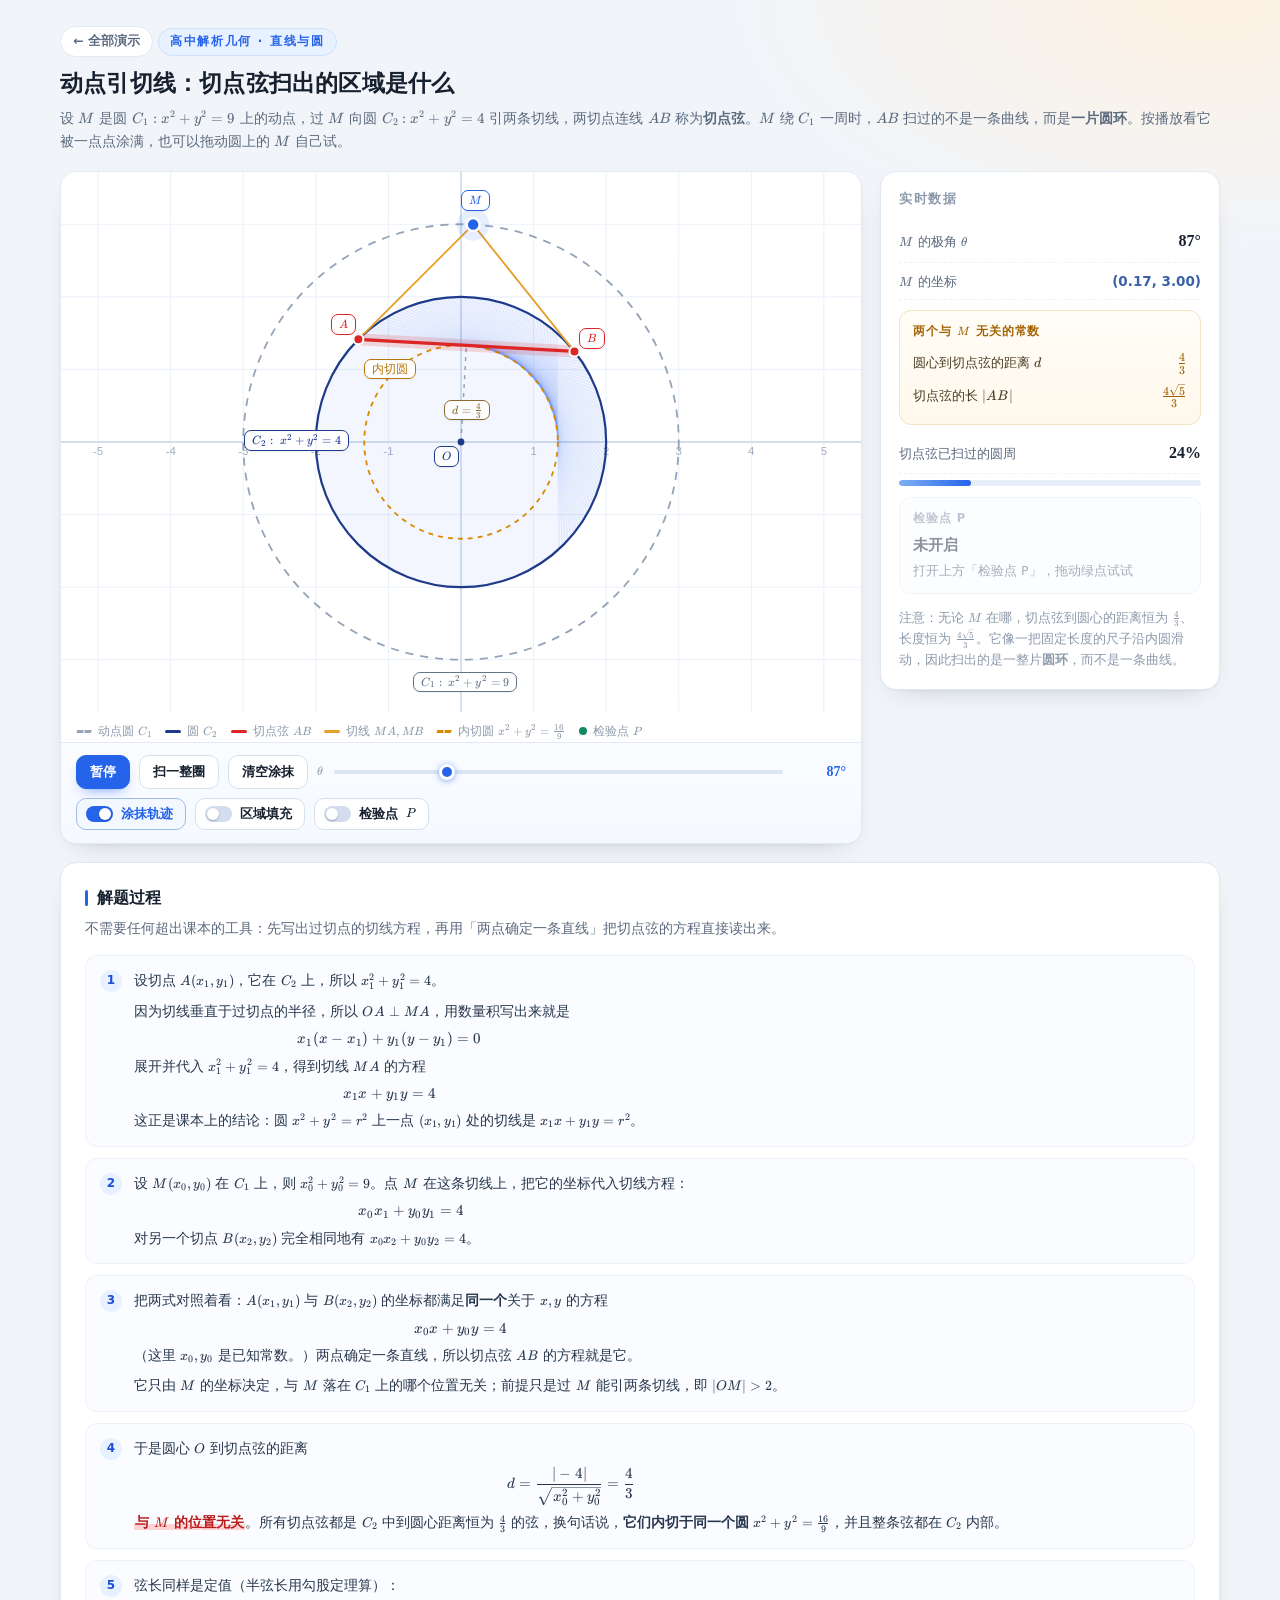
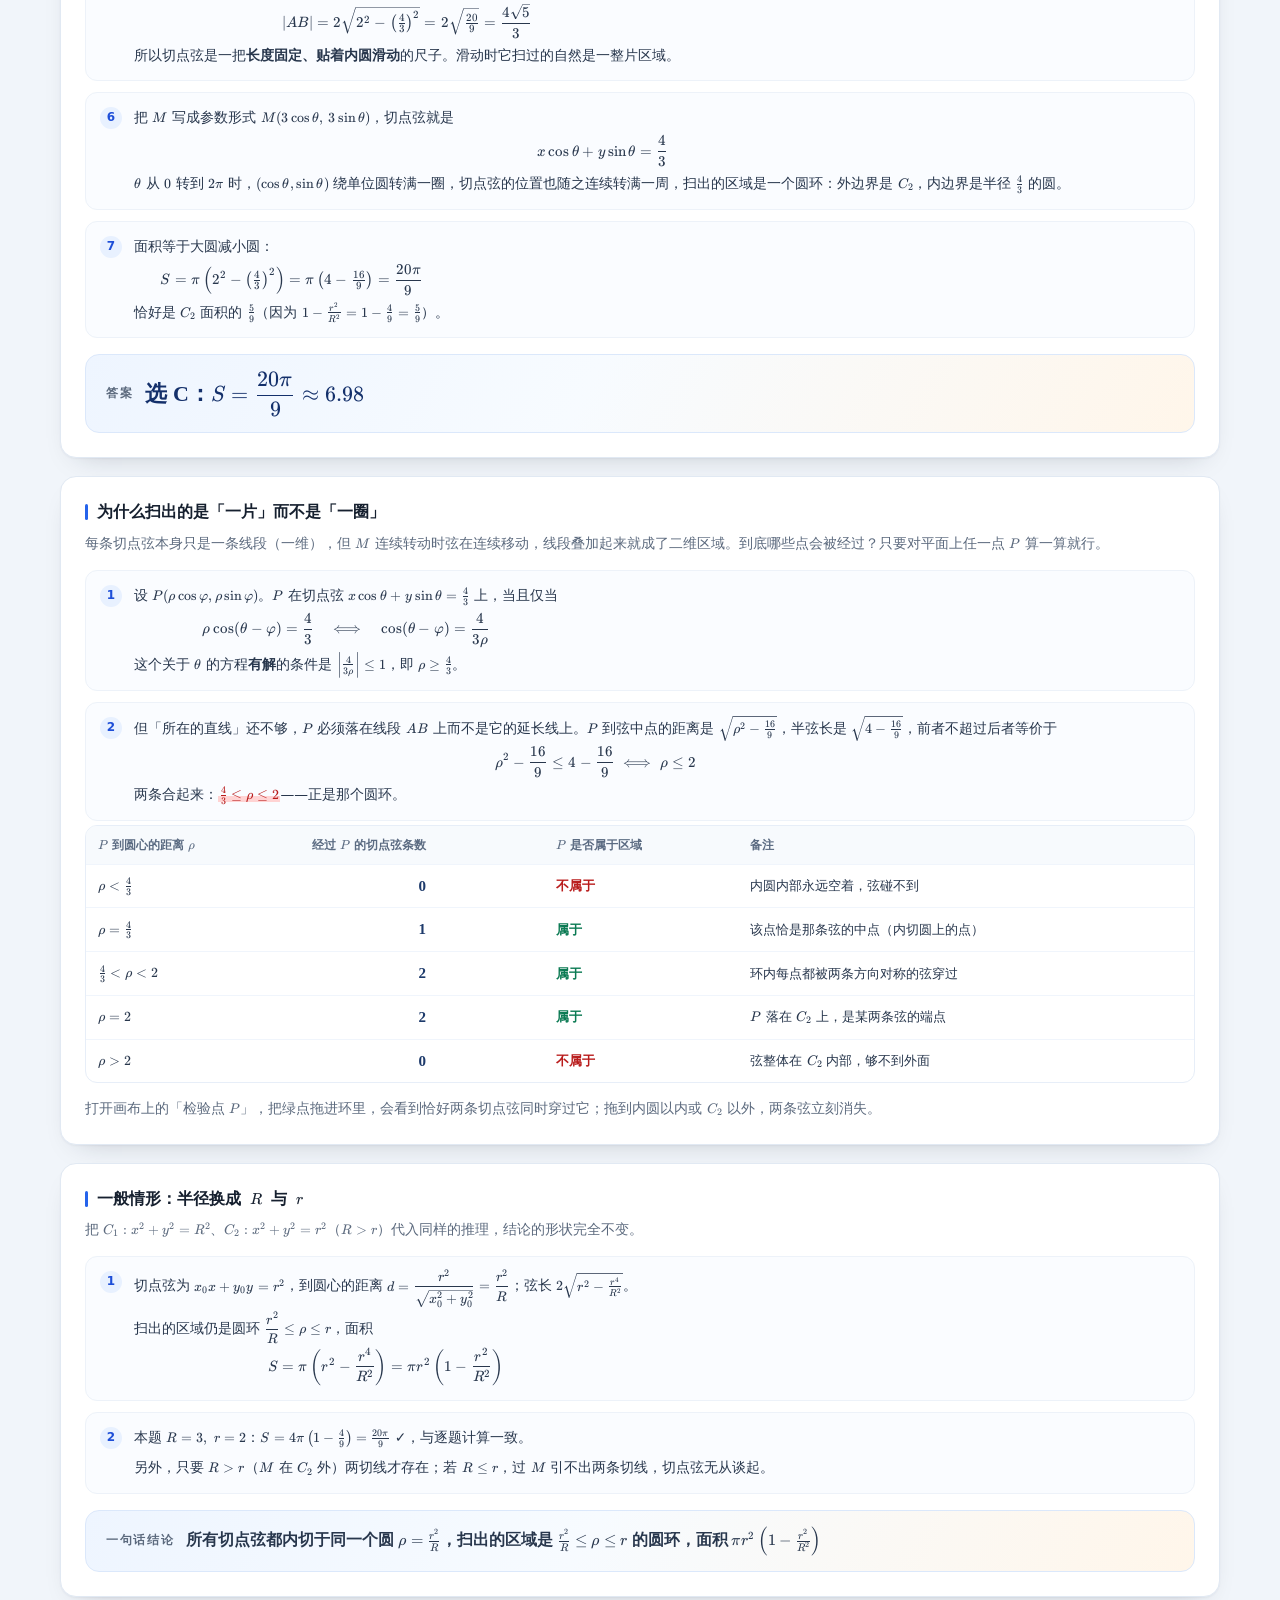
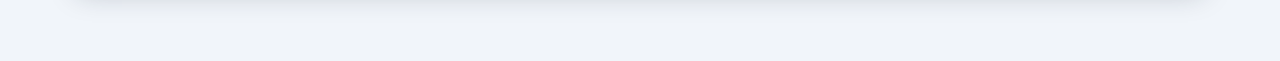
<file: demos/chord-of-contact/index.html>
<!DOCTYPE html>
<html lang="zh-CN">
<head>
<meta charset="utf-8" />
<meta name="viewport" content="width=device-width, initial-scale=1" />
<title>切点弦扫出的区域 · 动点引切线 · 高中数学动态演示</title>
<link rel="icon" href="data:image/svg+xml,%3Csvg xmlns='http://www.w3.org/2000/svg' viewBox='0 0 32 32'%3E%3Crect width='32' height='32' rx='8' fill='%232563eb'/%3E%3Ctext x='16' y='23' font-size='19' font-family='Georgia,serif' font-style='italic' fill='%23fff' text-anchor='middle'%3Ef%3C/text%3E%3C/svg%3E" />
<meta name="description" content="圆 C1 上的动点 M 向圆 C2 引切线，切点弦扫出的区域为什么是圆环？拖动 M 看它把半径 4/3 到 2 之间的圆环一点点涂满，面积 20π/9。" />
<!-- KaTeX：本地共享副本，全站只下载并缓存一次（相对站点根） -->
<link rel="stylesheet" href="../../assets/katex/katex.min.css" />
<script src="../../assets/katex/katex.min.js"></script>
<script src="../../assets/katex/auto-render.min.js"></script>
<style>
  :root{
    --bg:#f1f5fa; --card:#ffffff; --ink:#16202f; --ink2:#5c6a7e; --ink3:#8c99ab;
    --line:#e1e9f3; --blue:#2563eb; --amber:#d98a00; --red:#dc2626; --green:#0f8a5f;
    --serif:"Cambria Math","Times New Roman",Georgia,serif;
  }
  *{box-sizing:border-box}
  html,body{margin:0;padding:0}
  body{
    background:
      radial-gradient(1100px 480px at 12% -10%, #e4efff 0%, rgba(228,239,255,0) 62%),
      radial-gradient(900px 460px at 95% 0%, #fdf1e2 0%, rgba(253,241,226,0) 55%),
      var(--bg);
    color:var(--ink);
    font-family:"Segoe UI","PingFang SC","Hiragino Sans GB","Microsoft YaHei",system-ui,-apple-system,sans-serif;
    -webkit-font-smoothing:antialiased; line-height:1.65;
  }
  .page{max-width:1200px;margin:0 auto;padding:26px 20px 64px}

  .back{
    display:inline-flex;align-items:center;gap:5px;margin-bottom:11px;
    font-size:12.5px;font-weight:600;color:var(--ink2);text-decoration:none;
    background:#fff;border:1px solid var(--line);border-radius:999px;padding:4px 12px;
    transition:.16s ease;
  }
  .back:hover{color:var(--blue);border-color:#a8c2e8;background:#f4f9ff;transform:translateY(-1px)}
  .eyebrow{
    display:inline-flex;align-items:center;gap:7px;
    font-size:12px;letter-spacing:.14em;color:var(--blue);
    background:#e8f1ff;border:1px solid #cfe0fb;border-radius:999px;
    padding:3px 11px;margin-bottom:10px;font-weight:600;
  }
  h1{font-size:23px;line-height:1.35;margin:0 0 8px;letter-spacing:.2px}
  .sub{margin:0;color:var(--ink2);font-size:14px}

  .katex{font-size:1.02em}
  p .katex, li .katex, td .katex, th .katex{font-size:1.04em}

  .main{display:grid;grid-template-columns:minmax(0,1fr) 340px;gap:18px;margin-top:18px;align-items:start}
  .card{
    background:var(--card);border:1px solid var(--line);border-radius:16px;
    box-shadow:0 1px 2px rgba(22,32,47,.04), 0 12px 28px -18px rgba(22,32,47,.28);
  }
  .stage{position:relative;overflow:hidden}
  .canvas-wrap{position:relative}
  #cv{display:block;width:100%;height:540px;touch-action:none;cursor:default}

  .math-layer{position:absolute;inset:0;pointer-events:none;overflow:hidden}
  .mlabel{
    position:absolute;left:0;top:0;
    padding:2px 7px 1px;border-radius:7px;
    background:rgba(255,255,255,.94);
    border:1px solid currentColor;
    font-size:12.4px;line-height:1.15;white-space:nowrap;
    box-shadow:0 1px 2px rgba(22,32,47,.06);
  }
  .mlabel .katex{font-size:1em}

  .badge{
    position:absolute;right:14px;bottom:12px;
    padding:7px 14px;border-radius:11px;
    background:linear-gradient(180deg,#fffdf6,#fff4e0);
    border:1px solid #f0d7a6;color:#8a5a00;
    font-size:13px;font-weight:700;
    box-shadow:0 10px 22px -14px rgba(162,98,0,.6);
    opacity:0;transform:translateY(-6px);transition:.25s ease;pointer-events:none;
  }
  .badge.show{opacity:1;transform:translateY(0)}
  .badge .katex{font-size:1.05em}

  .banner{
    position:absolute;left:14px;bottom:12px;
    padding:8px 16px;border-radius:999px;
    background:linear-gradient(180deg,#fffdf5,#fff2d8);
    border:1px solid #f0cf95;color:#a26200;
    font-size:13.5px;font-weight:700;letter-spacing:.2px;
    box-shadow:0 10px 22px -12px rgba(162,98,0,.6);
    opacity:0;transform:translateY(10px);transition:.22s ease;pointer-events:none;
  }
  .banner.show{opacity:1;transform:translateY(0)}

  .legend{display:flex;flex-wrap:wrap;gap:13px;padding:10px 15px 0;font-size:12px;color:var(--ink3)}
  .legend i{display:inline-block;width:16px;height:0;border-top-width:3px;border-top-style:solid;vertical-align:middle;margin-right:6px;border-radius:2px}
  .legend .lgdot{display:inline-block;width:8px;height:8px;border-radius:50%;background:#0f8a5f;vertical-align:middle;margin-right:6px}

  .controls{
    display:flex;flex-direction:column;gap:9px;
    padding:12px 15px 13px;border-top:1px solid var(--line);
    background:linear-gradient(180deg,#fafcff,#f5f9ff);
  }
  .ctrl-row{display:flex;flex-wrap:wrap;align-items:center;gap:9px}
  .btn{
    font-family:inherit;font-size:13px;font-weight:600;color:var(--ink);
    background:#fff;border:1px solid #d5e0ee;border-radius:10px;
    padding:7px 13px;cursor:pointer;transition:.16s ease;white-space:nowrap;
  }
  .btn:hover{border-color:#a8c2e8;background:#f4f9ff;transform:translateY(-1px)}
  .btn:active{transform:translateY(0)}
  .btn.primary{background:var(--blue);border-color:var(--blue);color:#fff;box-shadow:0 6px 14px -8px rgba(37,99,235,.9)}
  .btn.primary:hover{background:#1d4ed8;border-color:#1d4ed8}

  .btn.switch{display:inline-flex;align-items:center;gap:8px;padding:6px 12px 6px 9px}
  .btn.switch .sw{position:relative;flex:none;width:27px;height:16px;border-radius:999px;background:#d3dded;transition:background .18s ease}
  .btn.switch .sw::after{content:"";position:absolute;left:2px;top:2px;width:12px;height:12px;border-radius:50%;background:#fff;box-shadow:0 1px 2px rgba(15,30,60,.3);transition:transform .18s ease}
  .btn.switch.on{border-color:#9dbbe6;background:#f3f8ff;color:var(--blue)}
  .btn.switch.on .sw{background:var(--blue)}
  .btn.switch.on .sw::after{transform:translateX(11px)}

  .slider-wrap{display:flex;align-items:center;gap:9px;flex:1 1 220px;min-width:180px}
  .slider-wrap .lab{font-size:12px;color:var(--ink3);font-weight:600}
  .slider-wrap .val{font-family:var(--serif);font-size:14px;font-weight:700;color:var(--blue);min-width:52px;text-align:right}
  input[type=range]{-webkit-appearance:none;appearance:none;flex:1;height:4px;border-radius:3px;background:#dbe6f5;outline:none;cursor:pointer}
  input[type=range]::-webkit-slider-thumb{-webkit-appearance:none;width:16px;height:16px;border-radius:50%;background:var(--blue);border:3px solid #fff;box-shadow:0 1px 6px rgba(37,99,235,.55);cursor:grab}
  input[type=range]::-moz-range-thumb{width:14px;height:14px;border-radius:50%;background:var(--blue);border:3px solid #fff;box-shadow:0 1px 6px rgba(37,99,235,.55);cursor:grab}

  .panel{padding:16px 18px 18px}
  .panel h3{margin:0 0 12px;font-size:13px;letter-spacing:.12em;color:var(--ink3);font-weight:700}
  .metric{display:flex;justify-content:space-between;align-items:baseline;gap:10px;padding:7px 0;border-bottom:1px dashed #edf2f9}
  .metric:last-of-type{border-bottom:none}
  .m-label{font-size:13px;color:var(--ink2)}
  .m-val{font-family:var(--serif);font-size:16px;font-weight:700;color:var(--ink)}
  .m-val.side-val{font-family:inherit;font-size:13.5px;color:#3b62a8}

  .const-box{margin:10px 0 4px;padding:11px 13px;border-radius:12px;background:linear-gradient(180deg,#fffdf7,#fff8ec);border:1px solid #f3e2c3}
  .const-box .cb-head{font-size:11.5px;font-weight:800;letter-spacing:.08em;color:#a26200;margin-bottom:6px}
  .cb-row{display:flex;justify-content:space-between;align-items:center;gap:8px;font-size:12.5px;color:#4a3a20;padding:4px 0}
  .cb-row .katex{font-size:1.12em}
  .cb-row b{font-family:var(--serif);font-size:15px;color:#a26200;white-space:nowrap}

  .progress{height:6px;border-radius:4px;background:#e8eef8;overflow:hidden;margin-top:6px}
  .progress i{display:block;height:100%;width:0;border-radius:4px;background:linear-gradient(90deg,#7fb0f5,#2563eb);transition:width .12s linear}

  .judge{margin-top:11px;padding:11px 13px;border-radius:12px;border:1px solid #e6eef8;background:#fafcff;transition:.2s ease}
  .judge .jt{font-size:11.5px;font-weight:800;letter-spacing:.08em;color:var(--ink3);margin-bottom:5px}
  .judge .jv{font-family:var(--serif);font-size:15px;font-weight:700;color:#28374d}
  .judge .js{font-size:12.5px;color:var(--ink2);margin-top:3px}
  .judge.ok{background:linear-gradient(180deg,#f2fbf6,#eaf7f1);border-color:#bfe4d2}
  .judge.ok .jv{color:#0b7a53}
  .judge.no{background:linear-gradient(180deg,#fdf4f4,#fbeaea);border-color:#f0c9c9}
  .judge.no .jv{color:#b91c1c}
  .judge.off{opacity:.55}

  .tip{margin:13px 0 0;font-size:12.5px;line-height:1.7;color:var(--ink3)}

  .solution{margin-top:18px;padding:22px 24px 24px}
  .solution h2{font-size:16px;margin:0 0 4px;display:flex;align-items:center;gap:9px}
  .solution h2 .bar{width:3px;height:16px;border-radius:2px;background:var(--blue)}
  .solution .lead{margin:6px 0 16px;font-size:13.5px;color:var(--ink2)}

  .steps{display:grid;gap:11px}
  .step{display:flex;gap:12px;padding:12px 14px;border-radius:12px;background:#fafcff;border:1px solid #edf2f9}
  .step .num{flex:none;width:22px;height:22px;border-radius:50%;background:#e8f1ff;color:#1d4ed8;font-size:12px;font-weight:800;display:flex;align-items:center;justify-content:center;margin-top:2px}
  .step .body{font-size:13.8px;line-height:1.85;color:#28374d}
  .step .body p{margin:0}
  .step .body p + p{margin-top:5px}
  .eqline{text-align:center;margin:5px 0 3px}
  .katex-display{margin:.2em 0}
  .katex-display>.katex{font-size:1.1em}
  .hl{background:linear-gradient(180deg,transparent 62%,#ffe9a8 62%);font-weight:600;padding:0 1px}
  .hl-red{background:linear-gradient(180deg,transparent 62%,#ffd3d3 62%);font-weight:700;padding:0 1px;color:#b91c1c}

  .gtable{width:100%;border-collapse:separate;border-spacing:0;font-size:13.2px;color:#28374d;margin:4px 0 14px;border:1px solid #e7eef8;border-radius:12px;overflow:hidden}
  .gtable th,.gtable td{padding:9px 12px;text-align:left;border-bottom:1px solid #f0f5fc;vertical-align:middle}
  .gtable th{background:#f7fafd;font-size:12.2px;font-weight:700;color:#5b6b82;white-space:nowrap}
  .gtable tbody tr:last-child td{border-bottom:none}
  .gtable td.m{font-family:var(--serif);font-size:13.6px;white-space:nowrap}
  .gtable .ncell{text-align:center;font-family:var(--serif);font-size:15px;font-weight:700;color:#1d3a6b;white-space:nowrap}
  .yes{color:#0b7a53;font-weight:700}
  .no{color:#b91c1c;font-weight:700}

  .answer{margin-top:16px;padding:16px 20px;border-radius:14px;background:linear-gradient(120deg,#eef5ff,#f7fbff 45%,#fff6ea);border:1px solid #dbe8fb;display:flex;flex-wrap:wrap;align-items:center;gap:12px}
  .answer .tagline{font-size:12px;font-weight:800;letter-spacing:.14em;color:#5c6a7e}
  .answer .eq{font-family:var(--serif);font-size:22px;font-weight:700;color:#14306b}
  .answer .eq b{color:#b91c1c}

  @media (max-width: 940px){
    .main{grid-template-columns:1fr}
    #cv{height:430px}
    h1{font-size:20px}
    .page{padding:20px 14px 48px}
  }
</style>
</head>
<body>
<div class="page">

  <header>
    <a class="back" href="../../index.html">&larr; 全部演示</a>
    <div class="eyebrow">高中解析几何 · 直线与圆</div>
    <h1>动点引切线：切点弦扫出的区域是什么</h1>
    <p class="sub">设 $M$ 是圆 $C_1:x^{2}+y^{2}=9$ 上的动点，过 $M$ 向圆 $C_2:x^{2}+y^{2}=4$ 引两条切线，两切点连线 $AB$ 称为<b>切点弦</b>。$M$ 绕 $C_1$ 一周时，$AB$ 扫过的不是一条曲线，而是<b>一片圆环</b>。按播放看它被一点点涂满，也可以拖动圆上的 $M$ 自己试。</p>
  </header>

  <div class="main">
    <section class="card stage">
      <div class="canvas-wrap">
        <canvas id="cv"></canvas>
        <div class="math-layer" id="mlayer"></div>
        <div class="badge" id="badge">区域 = 圆环 $\dfrac{4}{3}\le\rho\le 2$，$S=\dfrac{20\pi}{9}$</div>
        <div class="banner" id="banner">扫过一整圈！切点弦把整个圆环涂满了</div>
      </div>
      <div class="legend">
        <span><i style="border-color:#94a3b8;border-top-style:dashed"></i>动点圆 $C_1$</span>
        <span><i style="border-color:#1e3a8a"></i>圆 $C_2$</span>
        <span><i style="border-color:#dc2626"></i>切点弦 $AB$</span>
        <span><i style="border-color:#e5a12a"></i>切线 $MA,MB$</span>
        <span><i style="border-color:#d98a00;border-top-style:dashed"></i>内切圆 $x^{2}+y^{2}=\frac{16}{9}$</span>
        <span><span class="lgdot"></span>检验点 $P$</span>
      </div>
      <div class="controls">
        <div class="ctrl-row">
          <button class="btn primary" id="play">暂停</button>
          <button class="btn" id="sweep">扫一整圈</button>
          <button class="btn" id="clear">清空涂抹</button>
          <div class="slider-wrap">
            <span class="lab">$\theta$</span>
            <input type="range" id="slider" min="0" max="360" step="0.5" value="0" />
            <span class="val" id="thetaRead">0°</span>
          </div>
        </div>
        <div class="ctrl-row">
          <button class="btn switch on" id="tTrail"><span class="sw"></span>涂抹轨迹</button>
          <button class="btn switch" id="tRegion"><span class="sw"></span>区域填充</button>
          <button class="btn switch" id="tProbe"><span class="sw"></span>检验点 $P$</button>
        </div>
      </div>
    </section>

    <aside class="card panel">
      <h3>实时数据</h3>
      <div class="metric"><span class="m-label">$M$ 的极角 $\theta$</span><span class="m-val" id="vTheta">0°</span></div>
      <div class="metric"><span class="m-label">$M$ 的坐标</span><span class="m-val side-val" id="vM">(3.00, 0.00)</span></div>

      <div class="const-box">
        <div class="cb-head">两个与 $M$ 无关的常数</div>
        <div class="cb-row"><span>圆心到切点弦的距离 $d$</span><b>$\frac{4}{3}$</b></div>
        <div class="cb-row"><span>切点弦的长 $|AB|$</span><b>$\frac{4\sqrt5}{3}$</b></div>
      </div>

      <div class="metric" style="margin-top:8px">
        <span class="m-label">切点弦已扫过的圆周</span><span class="m-val" id="vCover">0%</span>
      </div>
      <div class="progress"><i id="vBar"></i></div>

      <div class="judge off" id="judge">
        <div class="jt">检验点 P</div>
        <div class="jv" id="jv">未开启</div>
        <div class="js" id="js">打开上方「检验点 P」，拖动绿点试试</div>
      </div>

      <p class="tip">注意：无论 $M$ 在哪，切点弦到圆心的距离恒为 $\frac43$、长度恒为 $\frac{4\sqrt5}{3}$。它像一把固定长度的尺子沿内圆滑动，因此扫出的是一整片<b>圆环</b>，而不是一条曲线。</p>
    </aside>
  </div>

  <!-- ================= 解题过程 ================= -->
  <section class="card solution">
    <h2><span class="bar"></span>解题过程</h2>
    <p class="lead">不需要任何超出课本的工具：先写出过切点的切线方程，再用「两点确定一条直线」把切点弦的方程直接读出来。</p>

    <div class="steps">
      <div class="step">
        <div class="num">1</div>
        <div class="body">
          <p>设切点 $A(x_1,y_1)$，它在 $C_2$ 上，所以 $x_1^{2}+y_1^{2}=4$。</p>
          <p>因为切线垂直于过切点的半径，所以 $OA\perp MA$，用数量积写出来就是</p>
          <p class="eqline">$$x_1(x-x_1)+y_1(y-y_1)=0$$</p>
          <p>展开并代入 $x_1^{2}+y_1^{2}=4$，得到切线 $MA$ 的方程</p>
          <p class="eqline">$$x_1x+y_1y=4$$</p>
          <p>这正是课本上的结论：圆 $x^{2}+y^{2}=r^{2}$ 上一点 $(x_1,y_1)$ 处的切线是 $x_1x+y_1y=r^{2}$。</p>
        </div>
      </div>

      <div class="step">
        <div class="num">2</div>
        <div class="body">
          <p>设 $M(x_0,y_0)$ 在 $C_1$ 上，则 $x_0^{2}+y_0^{2}=9$。点 $M$ 在这条切线上，把它的坐标代入切线方程：</p>
          <p class="eqline">$$x_0x_1+y_0y_1=4$$</p>
          <p>对另一个切点 $B(x_2,y_2)$ 完全相同地有 $x_0x_2+y_0y_2=4$。</p>
        </div>
      </div>

      <div class="step">
        <div class="num">3</div>
        <div class="body">
          <p>把两式对照着看：$A(x_1,y_1)$ 与 $B(x_2,y_2)$ 的坐标都满足<b>同一个</b>关于 $x,y$ 的方程</p>
          <p class="eqline">$$x_0x+y_0y=4$$</p>
          <p>（这里 $x_0,y_0$ 是已知常数。）两点确定一条直线，所以切点弦 $AB$ 的方程就是它。</p>
          <p>它只由 $M$ 的坐标决定，与 $M$ 落在 $C_1$ 上的哪个位置无关；前提只是过 $M$ 能引两条切线，即 $|OM|&gt;2$。</p>
        </div>
      </div>

      <div class="step">
        <div class="num">4</div>
        <div class="body">
          <p>于是圆心 $O$ 到切点弦的距离</p>
          <p class="eqline">$$d=\frac{|-4|}{\sqrt{x_0^{2}+y_0^{2}}}=\frac{4}{3}$$</p>
          <p><span class="hl-red">与 $M$ 的位置无关</span>。所有切点弦都是 $C_2$ 中到圆心距离恒为 $\frac43$ 的弦，换句话说，<b>它们内切于同一个圆</b> $x^{2}+y^{2}=\frac{16}{9}$，并且整条弦都在 $C_2$ 内部。</p>
        </div>
      </div>

      <div class="step">
        <div class="num">5</div>
        <div class="body">
          <p>弦长同样是定值（半弦长用勾股定理算）：</p>
          <p class="eqline">$$|AB|=2\sqrt{2^{2}-\left(\tfrac43\right)^{2}}=2\sqrt{\tfrac{20}{9}}=\frac{4\sqrt5}{3}$$</p>
          <p>所以切点弦是一把<b>长度固定、贴着内圆滑动</b>的尺子。滑动时它扫过的自然是一整片区域。</p>
        </div>
      </div>

      <div class="step">
        <div class="num">6</div>
        <div class="body">
          <p>把 $M$ 写成参数形式 $M(3\cos\theta,\,3\sin\theta)$，切点弦就是</p>
          <p class="eqline">$$x\cos\theta+y\sin\theta=\frac{4}{3}$$</p>
          <p>$\theta$ 从 $0$ 转到 $2\pi$ 时，$(\cos\theta,\sin\theta)$ 绕单位圆转满一圈，切点弦的位置也随之连续转满一周，扫出的区域是一个圆环：外边界是 $C_2$，内边界是半径 $\frac43$ 的圆。</p>
        </div>
      </div>

      <div class="step">
        <div class="num">7</div>
        <div class="body">
          <p>面积等于大圆减小圆：</p>
          <p class="eqline">$$S=\pi\left(2^{2}-\left(\tfrac43\right)^{2}\right)=\pi\left(4-\tfrac{16}{9}\right)=\frac{20\pi}{9}$$</p>
          <p>恰好是 $C_2$ 面积的 $\frac59$（因为 $1-\frac{r^{2}}{R^{2}}=1-\frac49=\frac59$）。</p>
        </div>
      </div>
    </div>

    <div class="answer">
      <span class="tagline">答案</span>
      <span class="eq">选 C：$S=\dfrac{20\pi}{9}\approx 6.98$</span>
    </div>
  </section>

  <!-- ================= 为什么是一片 ================= -->
  <section class="card solution">
    <h2><span class="bar"></span>为什么扫出的是「一片」而不是「一圈」</h2>
    <p class="lead">每条切点弦本身只是一条线段（一维），但 $M$ 连续转动时弦在连续移动，线段叠加起来就成了二维区域。到底哪些点会被经过？只要对平面上任一点 $P$ 算一算就行。</p>

    <div class="steps">
      <div class="step">
        <div class="num">1</div>
        <div class="body">
          <p>设 $P(\rho\cos\varphi,\rho\sin\varphi)$。$P$ 在切点弦 $x\cos\theta+y\sin\theta=\frac43$ 上，当且仅当</p>
          <p class="eqline">$$\rho\cos(\theta-\varphi)=\frac{4}{3}\quad\Longleftrightarrow\quad \cos(\theta-\varphi)=\frac{4}{3\rho}$$</p>
          <p>这个关于 $\theta$ 的方程<b>有解</b>的条件是 $\left|\frac{4}{3\rho}\right|\le 1$，即 $\rho\ge\frac43$。</p>
        </div>
      </div>
      <div class="step">
        <div class="num">2</div>
        <div class="body">
          <p>但「所在的直线」还不够，$P$ 必须落在线段 $AB$ 上而不是它的延长线上。$P$ 到弦中点的距离是 $\sqrt{\rho^{2}-\frac{16}{9}}$，半弦长是 $\sqrt{4-\frac{16}{9}}$，前者不超过后者等价于</p>
          <p class="eqline">$$\rho^{2}-\frac{16}{9}\le 4-\frac{16}{9}\;\Longleftrightarrow\;\rho\le 2$$</p>
          <p>两条合起来：<span class="hl-red">$\frac43\le\rho\le 2$</span>——正是那个圆环。</p>
        </div>
      </div>
    </div>

    <table class="gtable">
      <thead>
        <tr>
          <th>$P$ 到圆心的距离 $\rho$</th>
          <th>经过 $P$ 的切点弦条数</th>
          <th>$P$ 是否属于区域</th>
          <th>备注</th>
        </tr>
      </thead>
      <tbody>
        <tr>
          <td class="m">$\rho&lt;\frac43$</td>
          <td class="ncell">0</td>
          <td class="no">不属于</td>
          <td>内圆内部永远空着，弦碰不到</td>
        </tr>
        <tr>
          <td class="m">$\rho=\frac43$</td>
          <td class="ncell">1</td>
          <td class="yes">属于</td>
          <td>该点恰是那条弦的中点（内切圆上的点）</td>
        </tr>
        <tr>
          <td class="m">$\frac43&lt;\rho&lt;2$</td>
          <td class="ncell">2</td>
          <td class="yes">属于</td>
          <td>环内每点都被两条方向对称的弦穿过</td>
        </tr>
        <tr>
          <td class="m">$\rho=2$</td>
          <td class="ncell">2</td>
          <td class="yes">属于</td>
          <td>$P$ 落在 $C_2$ 上，是某两条弦的端点</td>
        </tr>
        <tr>
          <td class="m">$\rho&gt;2$</td>
          <td class="ncell">0</td>
          <td class="no">不属于</td>
          <td>弦整体在 $C_2$ 内部，够不到外面</td>
        </tr>
      </tbody>
    </table>

    <p class="lead" style="margin-bottom:0">打开画布上的「检验点 $P$」，把绿点拖进环里，会看到恰好两条切点弦同时穿过它；拖到内圆以内或 $C_2$ 以外，两条弦立刻消失。</p>
  </section>

  <!-- ================= 一般情形 ================= -->
  <section class="card solution">
    <h2><span class="bar"></span>一般情形：半径换成 $R$ 与 $r$</h2>
    <p class="lead">把 $C_1:x^{2}+y^{2}=R^{2}$、$C_2:x^{2}+y^{2}=r^{2}$（$R&gt;r$）代入同样的推理，结论的形状完全不变。</p>

    <div class="steps">
      <div class="step">
        <div class="num">1</div>
        <div class="body">
          <p>切点弦为 $x_0x+y_0y=r^{2}$，到圆心的距离 $d=\dfrac{r^{2}}{\sqrt{x_0^{2}+y_0^{2}}}=\dfrac{r^{2}}{R}$；弦长 $2\sqrt{r^{2}-\frac{r^{4}}{R^{2}}}$。</p>
          <p>扫出的区域仍是圆环 $\dfrac{r^{2}}{R}\le\rho\le r$，面积</p>
          <p class="eqline">$$S=\pi\left(r^{2}-\frac{r^{4}}{R^{2}}\right)=\pi r^{2}\left(1-\frac{r^{2}}{R^{2}}\right)$$</p>
        </div>
      </div>
      <div class="step">
        <div class="num">2</div>
        <div class="body">
          <p>本题 $R=3,\;r=2$：$S=4\pi\left(1-\frac49\right)=\frac{20\pi}{9}$ ✓，与逐题计算一致。</p>
          <p>另外，只要 $R&gt;r$（$M$ 在 $C_2$ 外）两切线才存在；若 $R\le r$，过 $M$ 引不出两条切线，切点弦无从谈起。</p>
        </div>
      </div>
    </div>

    <div class="answer">
      <span class="tagline">一句话结论</span>
      <span class="eq" style="font-size:15.5px;font-weight:600;color:#28374d">所有切点弦都内切于同一个圆 $\rho=\frac{r^{2}}{R}$，扫出的区域是 $\frac{r^{2}}{R}\le\rho\le r$ 的圆环，面积 $\pi r^{2}\left(1-\frac{r^{2}}{R^{2}}\right)$</span>
    </div>
  </section>
</div>

<script>
(function(){
  "use strict";

  /* ---------- 数学常数：R1=3, R2=2 ---------- */
  var R1 = 3, R2 = 2;
  var D    = R2 * R2 / R1;                        // 4/3，切点弦到圆心的距离
  var HALF = Math.sqrt(R2 * R2 - D * D);          // 半弦长 2√5/3
  var TAU  = Math.PI * 2;
  var NB   = 180;                                 // 把圆周分成 180 格统计"扫过多少"
  var STEP = 0.02;                                // 涂抹弦的最小角度间隔

  var cv  = document.getElementById('cv');
  var ctx = cv.getContext('2d');
  var mlayer = document.getElementById('mlayer');

  /* ---------- 公式一次性排版 ---------- */
  if (window.renderMathInElement){
    renderMathInElement(document.body, {
      delimiters: [
        { left: '$$', right: '$$', display: true },
        { left: '$',  right: '$',  display: false }
      ],
      ignoredTags: ['script','noscript','style','textarea','pre','code','option'],
      throwOnError: false,
      strict: false
    });
  }

  var els = {
    play: document.getElementById('play'),
    sweep: document.getElementById('sweep'),
    clear: document.getElementById('clear'),
    slider: document.getElementById('slider'),
    thetaRead: document.getElementById('thetaRead'),
    tTrail: document.getElementById('tTrail'),
    tRegion: document.getElementById('tRegion'),
    tProbe: document.getElementById('tProbe'),
    badge: document.getElementById('badge'),
    banner: document.getElementById('banner'),
    vTheta: document.getElementById('vTheta'),
    vM: document.getElementById('vM'),
    vCover: document.getElementById('vCover'),
    vBar: document.getElementById('vBar'),
    judge: document.getElementById('judge'),
    jv: document.getElementById('jv'),
    js: document.getElementById('js')
  };

  /* ---------- 状态 ---------- */
  var state = {
    theta: 0,            // M 的极角
    playing: true,
    trailOn: true,
    regionOn: false,
    probeOn: false,
    probe: { x: 1.62, y: 1.02 },
    revealed: false,
    swept: 0,
    sweepOnce: false
  };

  var trail = [];                     // 已涂过的角度
  var bins  = new Uint8Array(NB);     // 覆盖过的角度格
  var cover = 0;
  var lastPaint = 0;
  var drag = null;

  /* ---------- 画布尺寸 ---------- */
  var W = 0, H = 0, s = 70, ox = 0, oy = 0, dpr = 1;
  var RV = 3.72;                      // 半个视野对应的世界坐标范围

  function X(x){ return ox + x * s; }
  function Y(y){ return oy - y * s; }

  /* ---------- 涂抹层：单独一张画布累积，避免每帧重画几百条 ---------- */
  var tc = document.createElement('canvas');
  var tctx = tc.getContext('2d');

  function resize(){
    var r = cv.getBoundingClientRect();
    if (r.width < 10 || r.height < 10) return;
    dpr = Math.min(window.devicePixelRatio || 1, 2);
    cv.width  = Math.round(r.width  * dpr);
    cv.height = Math.round(r.height * dpr);
    ctx.setTransform(dpr, 0, 0, dpr, 0, 0);
    W = r.width; H = r.height;
    ox = W / 2; oy = H / 2;
    s = Math.min(W, H) / (2 * RV);
    rebuildTrail();
  }

  function rebuildTrail(){
    tc.width  = cv.width;
    tc.height = cv.height;
    tctx.setTransform(dpr, 0, 0, dpr, 0, 0);
    tctx.clearRect(0, 0, W, H);
    tctx.strokeStyle = 'rgba(37,99,235,0.085)';
    tctx.lineWidth = 1.6;
    for (var i = 0; i < trail.length; i++) strokeChord(tctx, trail[i]);
  }

  /* ---------- 几何 ---------- */
  function norm(t){ t = t % TAU; return t < 0 ? t + TAU : t; }
  function diff(a, b){
    var d = (a - b) % TAU;
    if (d >  Math.PI) d -= TAU;
    if (d <= -Math.PI) d += TAU;
    return d;
  }

  /* 极角 th 对应的切点弦：法向量 n，垂足 F，两端点 A、B */
  function chord(th){
    var nx = Math.cos(th), ny = Math.sin(th);
    var fx = D * nx, fy = D * ny;
    var tx = -ny, ty = nx;
    return {
      nx: nx, ny: ny, fx: fx, fy: fy,
      A: [fx + HALF * tx, fy + HALF * ty],
      B: [fx - HALF * tx, fy - HALF * ty]
    };
  }

  function strokeChord(c, th){
    var g = chord(th);
    c.beginPath();
    c.moveTo(X(g.A[0]), Y(g.A[1]));
    c.lineTo(X(g.B[0]), Y(g.B[1]));
    c.stroke();
  }

  function pushTrail(t){
    t = norm(t);
    var last = trail[trail.length - 1];
    if (last !== undefined && Math.abs(diff(t, last)) < STEP) return;
    if (trail.length > 2600) return;
    trail.push(t);
    var b = Math.floor(t / TAU * NB) % NB;
    if (!bins[b]){ bins[b] = 1; cover++; }
    strokeChord(tctx, t);
  }

  /* 从上次位置沿最短弧涂到 target */
  function paintTo(target){
    target = norm(target);
    var d = diff(target, lastPaint);
    var steps = Math.min(600, Math.max(1, Math.ceil(Math.abs(d) / 0.02)));
    for (var i = 1; i <= steps; i++) pushTrail(lastPaint + d * i / steps);
    state.swept += Math.abs(d);
    lastPaint = target;
  }

  function clearTrail(){
    trail.length = 0;
    bins = new Uint8Array(NB);
    cover = 0;
    state.swept = 0;
    state.revealed = false;
    lastPaint = state.theta;
    tctx.clearRect(0, 0, W, H);
  }

  /* ---------- 画布上的 LaTeX 标签（HTML 浮层） ---------- */
  var tagPool = [], tagUsed = 0, texCache = {}, sizeCache = {};

  function texHTML(tex){
    var c = texCache[tex];
    if (c) return c;
    var html;
    try {
      html = katex.renderToString(tex, { output:'html', throwOnError:false, displayMode:false, strict:false });
    } catch (e){
      html = '<span>' + tex + '</span>';
    }
    texCache[tex] = html;
    return html;
  }

  function tag(px, py, tex, color, place){
    var el = tagPool[tagUsed];
    if (!el){
      el = document.createElement('div');
      el.className = 'mlabel';
      mlayer.appendChild(el);
      tagPool[tagUsed] = el;
    }
    tagUsed++;
    if (el.__tex !== tex){ el.innerHTML = texHTML(tex); el.__tex = tex; }
    el.style.color = color;
    el.style.display = '';

    var sz = sizeCache[tex];
    if (!sz){ sz = { w: el.offsetWidth, h: el.offsetHeight }; sizeCache[tex] = sz; }

    var x = px, y = py - sz.h / 2;
    if (place === 'left') x = px - sz.w;
    else if (place === 'center') x = px - sz.w / 2;
    x = Math.max(6, Math.min(W - sz.w - 6, x));
    y = Math.max(6, Math.min(H - sz.h - 6, y));
    el.style.left = x + 'px';
    el.style.top  = y + 'px';
  }

  function tagEnd(){
    for (var i = tagUsed; i < tagPool.length; i++) tagPool[i].style.display = 'none';
    tagUsed = 0;
  }

  /* ---------- 绘图 ---------- */
  function drawGrid(){
    var N = Math.ceil(Math.max(W, H) / s) + 1;
    ctx.lineWidth = 1;
    ctx.strokeStyle = '#eaf0fa';
    ctx.beginPath();
    for (var i = -N; i <= N; i++){
      ctx.moveTo(X(i), 0); ctx.lineTo(X(i), H);
      ctx.moveTo(0, Y(i)); ctx.lineTo(W, Y(i));
    }
    ctx.stroke();

    ctx.strokeStyle = '#cbd6e6';
    ctx.lineWidth = 1.4;
    ctx.beginPath();
    ctx.moveTo(0, Y(0)); ctx.lineTo(W, Y(0));
    ctx.moveTo(X(0), 0); ctx.lineTo(X(0), H);
    ctx.stroke();

    var fs = Math.max(9, Math.min(11.5, s * 0.19));
    ctx.fillStyle = '#a3aebf';
    ctx.font = fs.toFixed(1) + 'px "Segoe UI","Microsoft YaHei",sans-serif';
    ctx.textAlign = 'center'; ctx.textBaseline = 'top';
    for (var k = -N; k <= N; k++){
      if (k === 0) continue;
      var px = X(k);
      if (px > 12 && px < W - 12 && k % 1 === 0) ctx.fillText(k, px, Y(0) + 4);
    }
  }

  function drawRegion(){
    ctx.beginPath();
    ctx.arc(X(0), Y(0), R2 * s, 0, TAU);
    ctx.arc(X(0), Y(0), D * s,  0, TAU);
    ctx.fillStyle = 'rgba(245,158,11,0.17)';
    ctx.fill('evenodd');

    ctx.beginPath();
    ctx.arc(X(0), Y(0), D * s, 0, TAU);
    ctx.strokeStyle = 'rgba(217,138,0,0.9)';
    ctx.lineWidth = 2.4;
    ctx.stroke();
  }

  /* 检验点所在的切点弦（最多两条） */
  function probeChords(){
    var p = state.probe, rho = Math.hypot(p.x, p.y);
    if (rho < D - 1e-6 || rho > R2 + 1e-6) return [];
    var phi = Math.atan2(p.y, p.x);
    var a = Math.acos(Math.max(-1, Math.min(1, D / rho)));
    return a < 1e-6 ? [phi] : [phi - a, phi + a];
  }

  function draw(now){
    var th = state.theta;
    var g  = chord(th);
    var M  = [R1 * g.nx, R1 * g.ny];

    ctx.clearRect(0, 0, W, H);
    ctx.fillStyle = '#fff';
    ctx.fillRect(0, 0, W, H);
    drawGrid();

    if (state.regionOn) drawRegion();
    if (state.trailOn)  ctx.drawImage(tc, 0, 0, W, H);

    /* C2 */
    ctx.beginPath();
    ctx.arc(X(0), Y(0), R2 * s, 0, TAU);
    ctx.fillStyle = 'rgba(37,99,235,0.055)';
    ctx.fill();
    ctx.strokeStyle = '#1e3a8a';
    ctx.lineWidth = 2.2;
    ctx.stroke();

    /* C1 虚线 */
    ctx.save();
    ctx.setLineDash([8, 7]);
    ctx.beginPath();
    ctx.arc(X(0), Y(0), R1 * s, 0, TAU);
    ctx.strokeStyle = '#94a3b8';
    ctx.lineWidth = 1.8;
    ctx.stroke();
    ctx.restore();

    /* 内切圆 16/9 */
    ctx.save();
    ctx.setLineDash([5, 5]);
    ctx.beginPath();
    ctx.arc(X(0), Y(0), D * s, 0, TAU);
    ctx.strokeStyle = '#d98a00';
    ctx.lineWidth = 1.8;
    ctx.stroke();
    ctx.restore();

    /* 检验点的两条切点弦 */
    if (state.probeOn){
      var list = probeChords();
      ctx.save();
      ctx.setLineDash([6, 5]);
      ctx.strokeStyle = '#0f8a5f';
      ctx.lineWidth = 2;
      for (var i = 0; i < list.length; i++) strokeChord(ctx, list[i]);
      ctx.restore();
    }

    /* 切线 MA、MB */
    ctx.beginPath();
    ctx.moveTo(X(M[0]), Y(M[1])); ctx.lineTo(X(g.A[0]), Y(g.A[1]));
    ctx.moveTo(X(M[0]), Y(M[1])); ctx.lineTo(X(g.B[0]), Y(g.B[1]));
    ctx.strokeStyle = '#e5a12a';
    ctx.lineWidth = 1.8;
    ctx.stroke();

    /* O 到弦的垂线段 */
    ctx.save();
    ctx.setLineDash([4, 5]);
    ctx.strokeStyle = '#94a3b8';
    ctx.lineWidth = 1.5;
    ctx.beginPath();
    ctx.moveTo(X(0), Y(0));
    ctx.lineTo(X(g.fx), Y(g.fy));
    ctx.stroke();
    ctx.restore();

    /* 切点弦 AB */
    var pulse = 0.5 + 0.5 * Math.sin((now || 0) / 420);
    ctx.lineCap = 'round';
    ctx.beginPath();
    ctx.moveTo(X(g.A[0]), Y(g.A[1]));
    ctx.lineTo(X(g.B[0]), Y(g.B[1]));
    ctx.strokeStyle = 'rgba(220,38,38,' + (0.12 + 0.12 * (1 - pulse)).toFixed(3) + ')';
    ctx.lineWidth = 12;
    ctx.stroke();
    ctx.beginPath();
    ctx.moveTo(X(g.A[0]), Y(g.A[1]));
    ctx.lineTo(X(g.B[0]), Y(g.B[1]));
    ctx.strokeStyle = '#dc2626';
    ctx.lineWidth = 3.2;
    ctx.stroke();
    ctx.lineCap = 'butt';

    /* 切点 A、B */
    [g.A, g.B].forEach(function(p, i){
      ctx.beginPath();
      ctx.arc(X(p[0]), Y(p[1]), 5, 0, TAU);
      ctx.fillStyle = '#dc2626';
      ctx.fill();
      ctx.lineWidth = 2;
      ctx.strokeStyle = '#fff';
      ctx.stroke();
      var ux = p[0] / R2, uy = p[1] / R2;
      tag(X(p[0] + ux * 0.3), Y(p[1] + uy * 0.3), i === 0 ? 'A' : 'B', '#dc2626', 'center');
    });

    /* 动点 M */
    ctx.beginPath();
    ctx.arc(X(M[0]), Y(M[1]), 13 + 5 * pulse, 0, TAU);
    ctx.fillStyle = 'rgba(37,99,235,' + (0.08 + 0.08 * (1 - pulse)).toFixed(3) + ')';
    ctx.fill();
    ctx.beginPath();
    ctx.arc(X(M[0]), Y(M[1]), 6.5, 0, TAU);
    ctx.fillStyle = '#2563eb';
    ctx.fill();
    ctx.lineWidth = 2.5;
    ctx.strokeStyle = '#fff';
    ctx.stroke();
    tag(X(M[0] + g.nx * 0.34), Y(M[1] + g.ny * 0.34), 'M', '#2563eb', 'center');

    /* 圆心 O */
    ctx.beginPath();
    ctx.arc(X(0), Y(0), 3.4, 0, TAU);
    ctx.fillStyle = '#1e3a8a';
    ctx.fill();
    tag(X(0) - 15, Y(0) + 14, 'O', '#1e3a8a', 'center');

    /* 距离标签 d = 4/3 */
    var mx = g.fx * 0.5, my = g.fy * 0.5;
    tag(X(mx) + 2, Y(my) + 16, 'd=\\frac{4}{3}', '#8a6a2f', 'center');

    /* 检验点 P */
    if (state.probeOn){
      var p = state.probe, rho = Math.hypot(p.x, p.y);
      var ok, col, txt;
      if (rho < D - 1e-6){ ok = false; col = '#dc2626'; txt = '\\rho<\\frac{4}{3}'; }
      else if (rho > R2 + 1e-6){ ok = false; col = '#dc2626'; txt = '\\rho>2'; }
      else { ok = true; col = '#0f8a5f'; txt = '\\frac{4}{3}\\le\\rho\\le 2'; }
      ctx.beginPath();
      ctx.arc(X(p.x), Y(p.y), 11, 0, TAU);
      ctx.fillStyle = ok ? 'rgba(15,138,95,0.16)' : 'rgba(220,38,38,0.14)';
      ctx.fill();
      ctx.beginPath();
      ctx.arc(X(p.x), Y(p.y), 6, 0, TAU);
      ctx.fillStyle = col;
      ctx.fill();
      ctx.lineWidth = 2.4;
      ctx.strokeStyle = '#fff';
      ctx.stroke();
      tag(X(p.x) + 14, Y(p.y) - 20, 'P', col, 'left');
    }

    /* 圆与内切圆的名字 */
    tag(X(0), Y(-R1) + 22, 'C_1:\\ x^{2}+y^{2}=9', '#64748b', 'center');
    tag(X(-2.32), Y(0.02), 'C_2:\\ x^{2}+y^{2}=4', '#1e3a8a', 'center');
    tag(X(-0.98), Y(1.0), '\\text{内切圆}', '#b8770a', 'center');

    tagEnd();
  }

  /* ---------- 面板 ---------- */
  function setText(el, v){ if (el.textContent !== v) el.textContent = v; }

  function fmt(v, dg){
    var t = Math.abs(v) < 5e-4 ? (0).toFixed(dg) : v.toFixed(dg);
    return t.replace('-', '−');
  }

  function updateUI(){
    setText(els.vTheta, Math.round(state.theta * 180 / Math.PI) + '°');
    setText(els.thetaRead, Math.round(state.theta * 180 / Math.PI) + '°');
    setText(els.vM, '(' + fmt(R1 * Math.cos(state.theta), 2) + ', ' + fmt(R1 * Math.sin(state.theta), 2) + ')');

    var pct = Math.round(cover / NB * 100);
    setText(els.vCover, pct + '%');
    els.vBar.style.width = pct + '%';

    /* 检验点判定 */
    els.judge.className = 'judge' + (state.probeOn ? '' : ' off');
    if (!state.probeOn){
      setText(els.jv, '未开启');
      setText(els.js, '打开上方「检验点 P」，拖动绿点试试');
    } else {
      var p = state.probe, rho = Math.hypot(p.x, p.y);
      var n = probeChords().length;
      if (rho < D - 1e-6){
        els.judge.className = 'judge no';
        setText(els.jv, 'ρ = ' + rho.toFixed(3) + '，不属于区域');
        setText(els.js, '比内圆还靠里：任何切点弦都碰不到它（0 条经过）');
      } else if (rho > R2 + 1e-6){
        els.judge.className = 'judge no';
        setText(els.jv, 'ρ = ' + rho.toFixed(3) + '，不属于区域');
        setText(els.js, '跑到 C₂ 外面了：切点弦整条都在 C₂ 内（0 条经过）');
      } else {
        els.judge.className = 'judge ok';
        setText(els.jv, 'ρ = ' + rho.toFixed(3) + '，属于区域');
        setText(els.js, '恰有 ' + n + ' 条切点弦经过它（绿色虚线）');
      }
    }

    if (document.activeElement !== els.slider){
      els.slider.value = String(state.theta * 180 / Math.PI);
    }
  }

  /* ---------- 动画 ---------- */
  var last = performance.now();
  var SPEED = 0.85;              // 弧度 / 秒

  function loop(now){
    var dt = (now - last) / 1000;
    last = now;
    if (!isFinite(dt) || dt < 0) dt = 0.016;
    dt = Math.min(dt, 0.05);

    if (state.playing){
      state.theta = norm(state.theta + SPEED * dt);
      if (cover < NB || trail.length < 2600){
        if (state.trailOn) paintTo(state.theta); else lastPaint = state.theta;
      } else {
        lastPaint = state.theta;
      }
      if (state.sweepOnce && state.swept >= TAU - 1e-9){
        state.sweepOnce = false;
        setPlaying(false);
      }
    }

    /* 扫满一圈：区域自动浮现 */
    if (!state.revealed && cover >= NB){
      state.revealed = true;
      setRegionOn(true);
      flashBanner();
    }

    draw(now);
    updateUI();
    requestAnimationFrame(loop);
  }

  /* ---------- 交互 ---------- */
  function setPlaying(v){
    state.playing = v;
    els.play.textContent = v ? '暂停' : '播放';
  }

  function setRegionOn(v){
    state.regionOn = v;
    els.tRegion.classList.toggle('on', v);
    els.badge.classList.toggle('show', v);
  }

  function setProbeOn(v){
    state.probeOn = v;
    els.tProbe.classList.toggle('on', v);
  }

  var bannTimer = null;
  function flashBanner(){
    els.banner.classList.add('show');
    clearTimeout(bannTimer);
    bannTimer = setTimeout(function(){ els.banner.classList.remove('show'); }, 4200);
  }

  function world(e){
    var r = cv.getBoundingClientRect();
    return {
      x: (e.clientX - r.left - ox) / s,
      y: -(e.clientY - r.top - oy) / s
    };
  }

  cv.addEventListener('pointerdown', function(e){
    var p = world(e), rho = Math.hypot(p.x, p.y);
    if (state.probeOn && Math.hypot(p.x - state.probe.x, p.y - state.probe.y) < 0.34){
      drag = 'P';
      cv.setPointerCapture(e.pointerId);
      return;
    }
    if (Math.abs(rho - R1) < 0.45){
      drag = 'M';
      setPlaying(false);
      cv.setPointerCapture(e.pointerId);
    }
  });

  cv.addEventListener('pointermove', function(e){
    if (!drag) return;
    var p = world(e);
    if (drag === 'M'){
      var th = Math.atan2(p.y, p.x);
      if (state.trailOn) paintTo(th); else lastPaint = norm(th);
      state.theta = norm(th);
    } else {
      var r = Math.hypot(p.x, p.y);
      if (r > 3.3){
        var k = 3.3 / r;
        p = { x: p.x * k, y: p.y * k };
      }
      state.probe = p;
    }
  });

  function endDrag(e){
    if (!drag) return;
    drag = null;
    try { cv.releasePointerCapture(e.pointerId); } catch (err) {}
  }
  cv.addEventListener('pointerup', endDrag);
  cv.addEventListener('pointercancel', endDrag);

  els.play.addEventListener('click', function(){
    setPlaying(!state.playing);
  });

  els.sweep.addEventListener('click', function(){
    state.theta = 0;
    state.swept = 0;
    lastPaint = 0;
    clearTrail();
    setPlaying(true);
    state.sweepOnce = true;
  });

  els.clear.addEventListener('click', function(){
    clearTrail();
  });

  els.slider.addEventListener('input', function(){
    var th = parseFloat(els.slider.value) * Math.PI / 180;
    if (state.trailOn) paintTo(th); else lastPaint = th;
    state.theta = th;
    setPlaying(false);
  });

  els.tTrail.addEventListener('click', function(){
    state.trailOn = !state.trailOn;
    els.tTrail.classList.toggle('on', state.trailOn);
    lastPaint = state.theta;
  });

  els.tRegion.addEventListener('click', function(){
    setRegionOn(!state.regionOn);
  });

  els.tProbe.addEventListener('click', function(){
    setProbeOn(!state.probeOn);
  });

  window.addEventListener('keydown', function(e){
    if (e.metaKey || e.ctrlKey || e.altKey) return;
    var t = e.target;
    if (t && /^(INPUT|TEXTAREA|SELECT)$/.test(t.tagName)) return;
    if (e.code === 'Space' || e.key === ' '){ e.preventDefault(); setPlaying(!state.playing); }
  });

  window.addEventListener('resize', resize);
  if (window.ResizeObserver){
    new ResizeObserver(function(){ resize(); }).observe(cv);
  }

  resize();
  requestAnimationFrame(loop);
})();
</script>
<script>
  /* KaTeX 加载失败时给出提示 */
  window.addEventListener('load', function(){
    if (window.katex && window.renderMathInElement) return;
    var w = document.createElement('div');
    w.textContent = '公式渲染库未能加载：请确认 assets/katex/ 目录下的文件完整（尤其是 fonts 文件夹）。';
    w.style.cssText = 'position:fixed;left:50%;top:12px;transform:translateX(-50%);z-index:99;' +
      'background:#fff5f5;border:1px solid #f6b9b9;color:#b91c1c;padding:8px 16px;border-radius:999px;' +
      'font:600 13px/1.4 "Segoe UI","PingFang SC","Microsoft YaHei",sans-serif;' +
      'box-shadow:0 8px 20px -10px rgba(185,28,28,.5)';
    document.body.appendChild(w);
  });
</script>
</body>
</html>
</file>
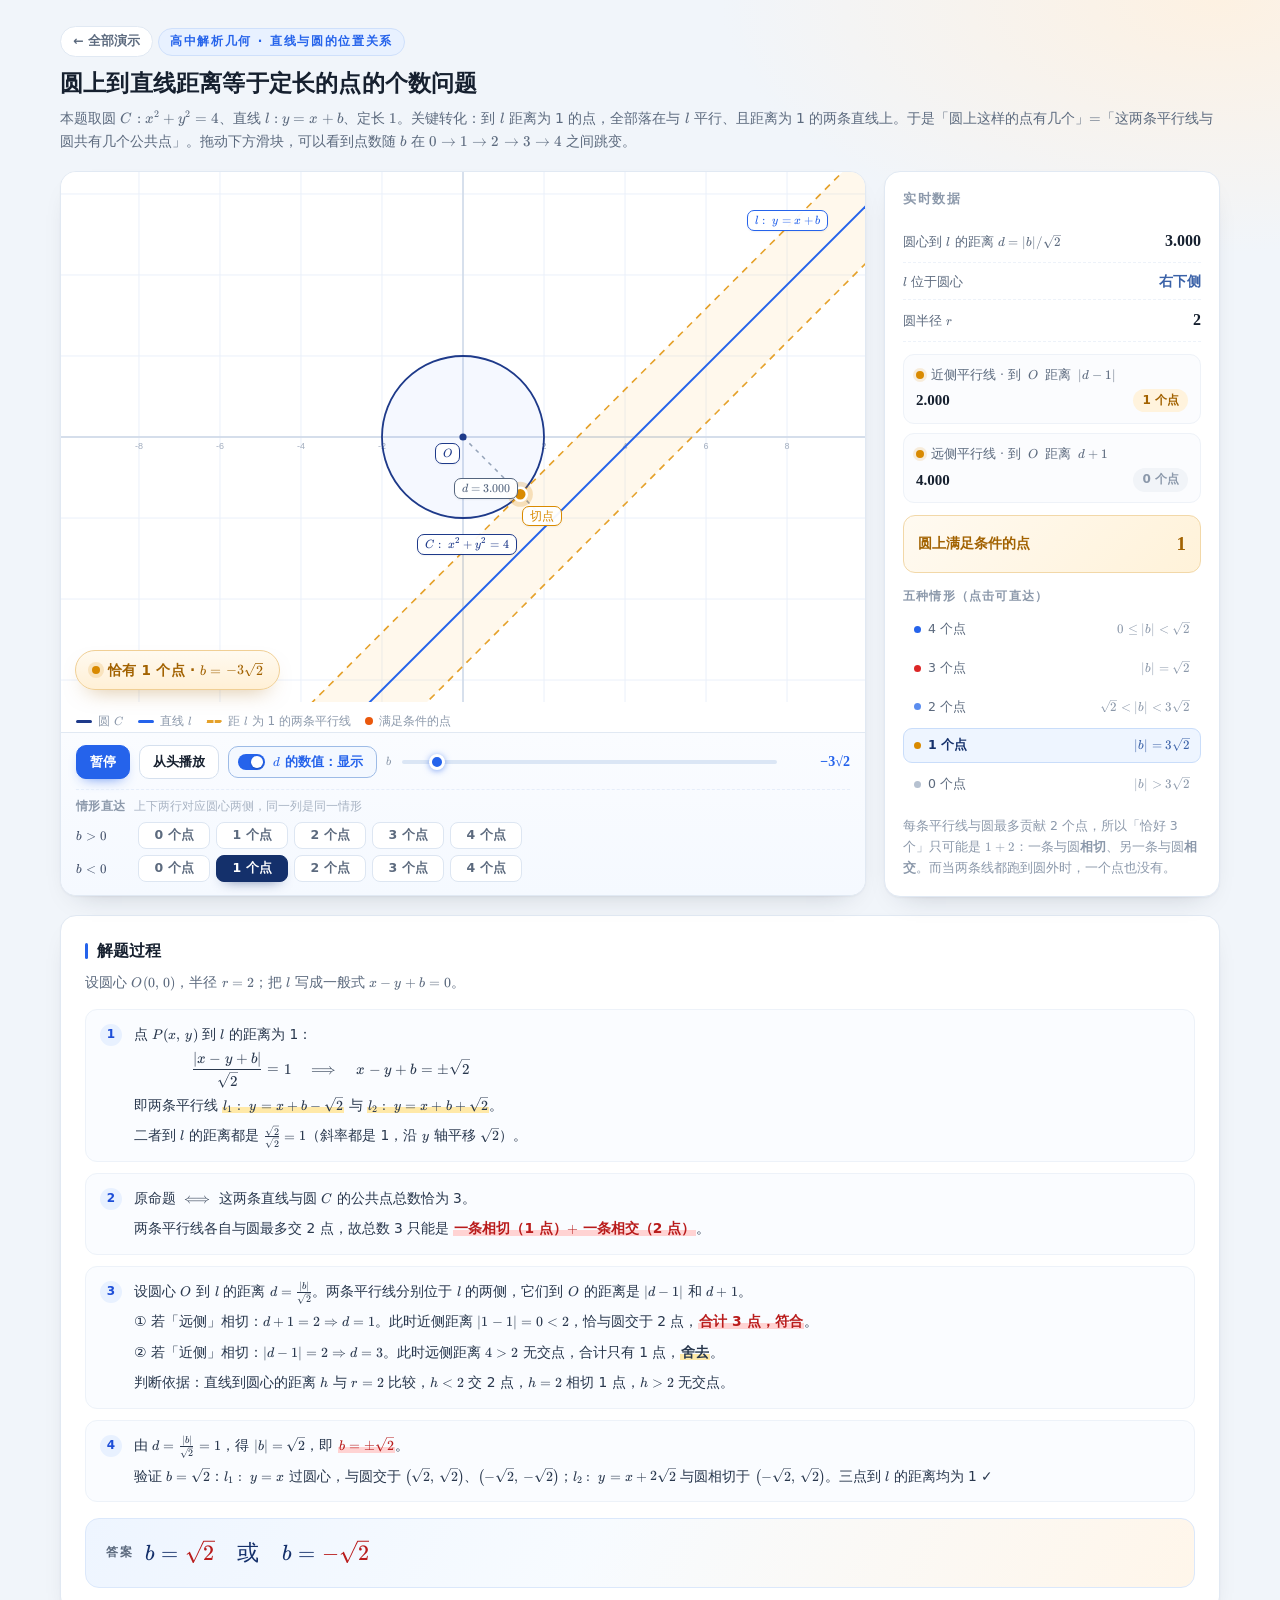
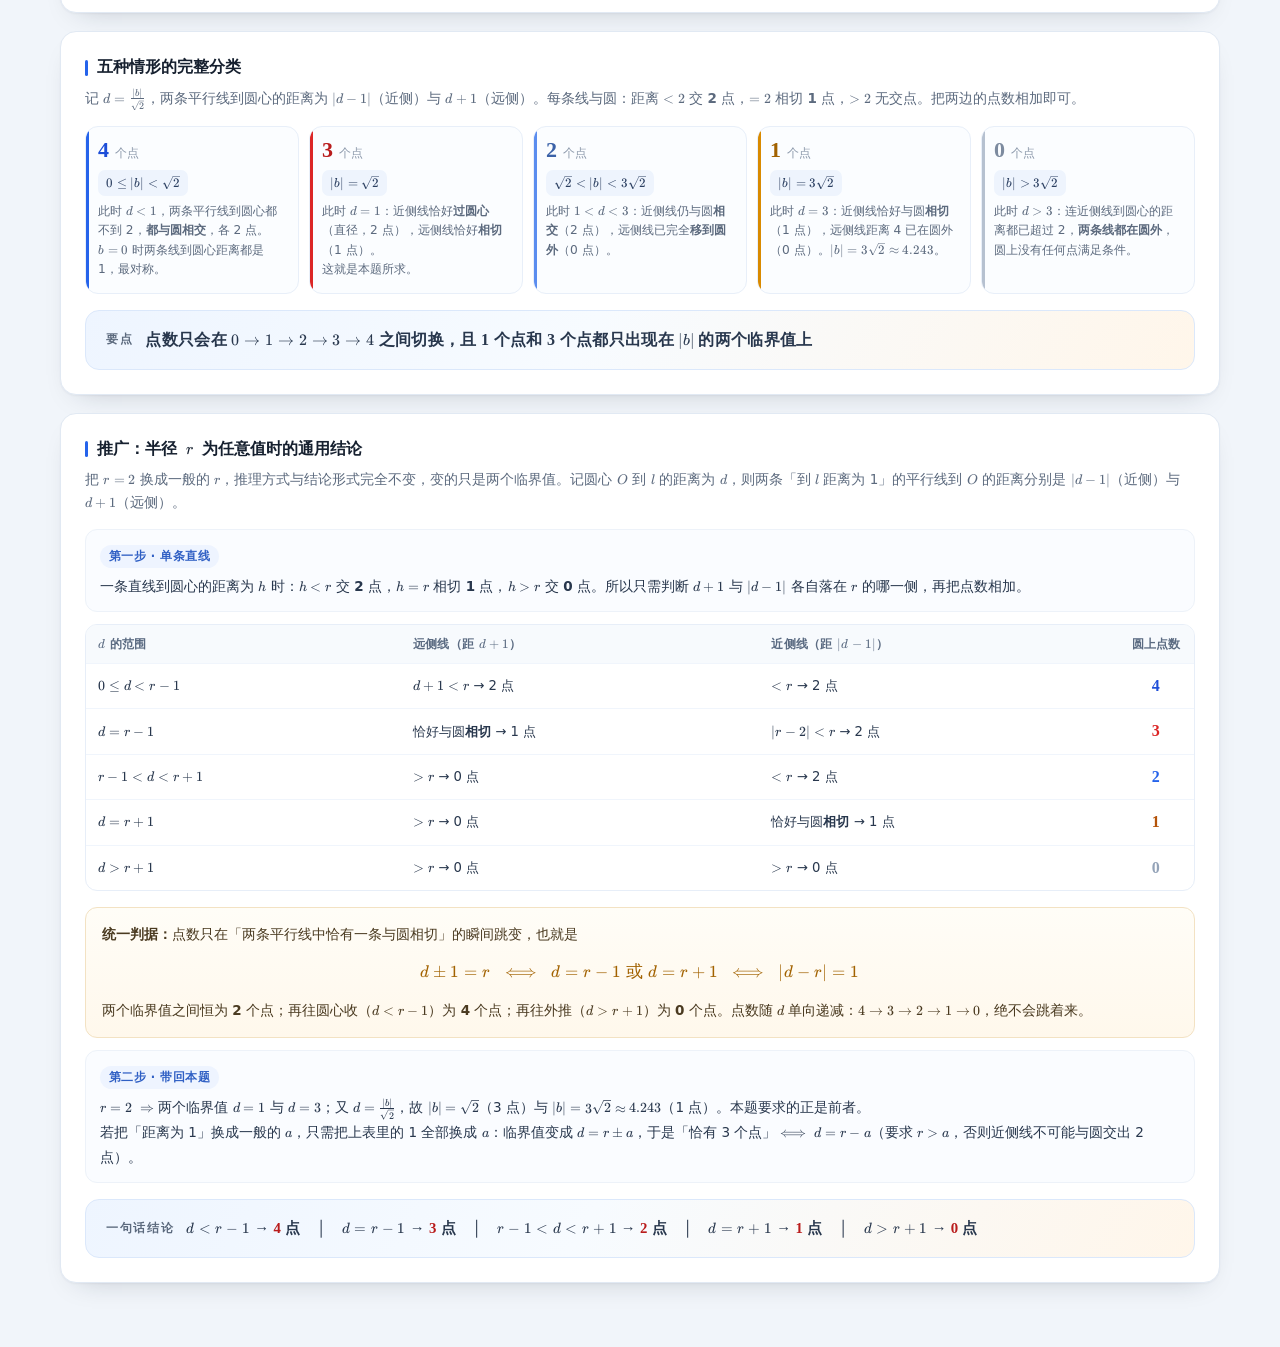
<file: demos/circle-3points/index.html>
<!DOCTYPE html>
<html lang="zh-CN">
<head>
<meta charset="utf-8" />
<meta name="viewport" content="width=device-width, initial-scale=1" />
<title>圆上到直线距离等于定长的点的个数问题 · 动态演示</title>
<link rel="icon" href="data:image/svg+xml,%3Csvg xmlns='http://www.w3.org/2000/svg' viewBox='0 0 32 32'%3E%3Crect width='32' height='32' rx='8' fill='%232563eb'/%3E%3Ctext x='16' y='23' font-size='19' font-family='Georgia,serif' font-style='italic' fill='%23fff' text-anchor='middle'%3Ef%3C/text%3E%3C/svg%3E" />
<meta name="description" content="圆上到直线距离为 1 的点为什么可能是 3 个？拖动直线，看两条平行线与圆的公共点个数如何跳变。" />
<!-- KaTeX：本地共享副本，全站只下载并缓存一次（相对站点根） -->
<link rel="stylesheet" href="../../assets/katex/katex.min.css" />
<script src="../../assets/katex/katex.min.js"></script>
<script src="../../assets/katex/auto-render.min.js"></script>
<style>
  :root{
    --bg:#f1f5fa;
    --card:#ffffff;
    --ink:#16202f;
    --ink2:#5c6a7e;
    --ink3:#8c99ab;
    --line:#e1e9f3;
    --blue:#2563eb;
    --amber:#d98a00;
    --red:#dc2626;
    --green:#0f8a5f;
    --serif:"Cambria Math","Times New Roman",Georgia,serif;
  }
  *{box-sizing:border-box}
  html,body{margin:0;padding:0}
  body{
    background:
      radial-gradient(1100px 480px at 12% -10%, #e4efff 0%, rgba(228,239,255,0) 62%),
      radial-gradient(900px 460px at 95% 0%, #fdf1e2 0%, rgba(253,241,226,0) 55%),
      var(--bg);
    color:var(--ink);
    font-family:"Segoe UI","PingFang SC","Hiragino Sans GB","Microsoft YaHei",system-ui,-apple-system,sans-serif;
    -webkit-font-smoothing:antialiased;
    line-height:1.65;
  }
  .page{max-width:1200px;margin:0 auto;padding:26px 20px 64px}

  header{margin-bottom:18px}
  .back{
    display:inline-flex;align-items:center;gap:5px;margin-bottom:11px;
    font-size:12.5px;font-weight:600;color:var(--ink2);text-decoration:none;
    background:#fff;border:1px solid var(--line);border-radius:999px;padding:4px 12px;
    transition:.16s ease;
  }
  .back:hover{color:var(--blue);border-color:#a8c2e8;background:#f4f9ff;transform:translateY(-1px)}
  .eyebrow{
    display:inline-flex;align-items:center;gap:7px;
    font-size:12px;letter-spacing:.14em;color:var(--blue);
    background:#e8f1ff;border:1px solid #cfe0fb;border-radius:999px;
    padding:3px 11px;margin-bottom:10px;font-weight:600;
  }
  h1{font-size:23px;line-height:1.35;margin:0 0 8px;letter-spacing:.2px}
  .sub{margin:0;color:var(--ink2);font-size:14px}
  .m{font-family:var(--serif);font-style:italic;letter-spacing:.02em}

  /* KaTeX 微调 */
  .katex{font-size:1.02em}
  p .katex, li .katex, td .katex, th .katex{font-size:1.04em}
  /* 画布上的 LaTeX 标签（HTML 覆盖层，代替 canvas 文字） */
  .math-layer{position:absolute;inset:0;pointer-events:none;overflow:hidden}
  .mlabel{
    position:absolute;left:0;top:0;
    padding:2px 7px 1px;border-radius:7px;
    background:rgba(255,255,255,.95);
    border:1px solid currentColor;
    font-size:12.4px;line-height:1.15;white-space:nowrap;
    box-shadow:0 1px 2px rgba(22,32,47,.06);
  }
  .mlabel .katex{font-size:1em}

  .main{display:grid;grid-template-columns:minmax(0,1fr) 336px;gap:18px;margin-top:18px;align-items:start}

  .card{
    background:var(--card);border:1px solid var(--line);border-radius:16px;
    box-shadow:0 1px 2px rgba(22,32,47,.04), 0 12px 28px -18px rgba(22,32,47,.28);
  }

  .stage{position:relative;overflow:hidden}
  .canvas-wrap{position:relative}
  #cv{display:block;width:100%;height:530px;touch-action:none}
  .banner{
    position:absolute;left:14px;bottom:12px;
    transform:translateY(10px);
    padding:8px 16px;border-radius:999px;
    background:linear-gradient(180deg,#fff5f5,#ffe8e8);
    border:1px solid #f6b9b9;color:#b91c1c;
    font-size:13.5px;font-weight:700;letter-spacing:.3px;
    box-shadow:0 10px 22px -12px rgba(185,28,28,.6);
    opacity:0;pointer-events:none;transition:opacity .22s ease, transform .22s ease;
    display:flex;align-items:center;gap:8px;white-space:nowrap;
  }
  .banner.show{opacity:1;transform:translateY(0)}
  .banner .spark{width:8px;height:8px;border-radius:50%;background:#dc2626;box-shadow:0 0 0 4px rgba(220,38,38,.16)}
  .banner.single{background:linear-gradient(180deg,#fffaf0,#fff0d6);border-color:#f0cf95;color:#a26200;box-shadow:0 10px 22px -12px rgba(162,98,0,.5)}
  .banner.single .spark{background:#d98a00;box-shadow:0 0 0 4px rgba(217,138,0,.16)}

  .controls{
    display:flex;flex-direction:column;gap:9px;
    padding:12px 15px 13px;border-top:1px solid var(--line);
    background:linear-gradient(180deg,#fafcff,#f5f9ff);
  }
  .ctrl-row{display:flex;flex-wrap:wrap;align-items:center;gap:9px}
  .btn{
    font-family:inherit;font-size:13px;font-weight:600;color:var(--ink);
    background:#fff;border:1px solid #d5e0ee;border-radius:10px;
    padding:7px 13px;cursor:pointer;transition:.16s ease;white-space:nowrap;
  }
  .btn:hover{border-color:#a8c2e8;background:#f4f9ff;transform:translateY(-1px)}
  .btn:active{transform:translateY(0)}
  .btn.primary{background:var(--blue);border-color:var(--blue);color:#fff;box-shadow:0 6px 14px -8px rgba(37,99,235,.9)}
  .btn.primary:hover{background:#1d4ed8;border-color:#1d4ed8}
  /* d 数值开关 */
  .btn.switch{display:inline-flex;align-items:center;gap:8px;padding:6px 12px 6px 9px}
  .btn.switch .sw{
    position:relative;flex:none;width:27px;height:16px;border-radius:999px;
    background:#d3dded;transition:background .18s ease;
  }
  .btn.switch .sw::after{
    content:"";position:absolute;left:2px;top:2px;width:12px;height:12px;border-radius:50%;
    background:#fff;box-shadow:0 1px 2px rgba(15,30,60,.3);transition:transform .18s ease;
  }
  .btn.switch .sw-txt{font-variant-numeric:tabular-nums;letter-spacing:.01em}
  .btn.switch.on{border-color:#9dbbe6;background:#f3f8ff;color:var(--blue)}
  .btn.switch.on .sw{background:var(--blue)}
  .btn.switch.on .sw::after{transform:translateX(11px)}
  .slider-wrap{display:flex;align-items:center;gap:9px;flex:1 1 220px;min-width:180px}
  .slider-wrap .lab{font-size:12px;color:var(--ink3);font-weight:600}
  .slider-wrap .val{font-family:var(--serif);font-size:14px;font-weight:700;color:var(--blue);min-width:62px;text-align:right}
  input[type=range]{
    -webkit-appearance:none;appearance:none;flex:1;height:4px;border-radius:3px;
    background:linear-gradient(90deg,#dbe6f5,#dbe6f5);outline:none;cursor:pointer;
  }
  input[type=range]::-webkit-slider-thumb{
    -webkit-appearance:none;width:16px;height:16px;border-radius:50%;
    background:var(--blue);border:3px solid #fff;
    box-shadow:0 1px 6px rgba(37,99,235,.55);cursor:grab;
  }
  input[type=range]::-moz-range-thumb{
    width:14px;height:14px;border-radius:50%;background:var(--blue);
    border:3px solid #fff;box-shadow:0 1px 6px rgba(37,99,235,.55);cursor:grab;
  }

  .quick{display:flex;flex-direction:column;gap:6px;padding-top:7px;border-top:1px dashed #e6eefa;margin-top:1px}
  .quick-head{display:flex;flex-wrap:wrap;align-items:baseline;gap:8px}
  .quick-head .lab{font-size:12px;color:var(--ink3);font-weight:700;letter-spacing:.04em}
  .quick-head .hint{font-size:11.5px;color:#a9b4c4}
  .quick-row{display:flex;flex-wrap:wrap;align-items:center;gap:6px}
  .side{
    flex:none;width:56px;font-family:var(--serif);font-size:12.5px;font-weight:700;
    color:#42506a;letter-spacing:.02em;white-space:nowrap;
  }
  .qbtn{
    font-family:inherit;font-size:12.5px;font-weight:700;color:var(--ink2);
    background:#fff;border:1px solid #dde6f2;border-radius:8px;
    padding:4px 11px;cursor:pointer;transition:.15s ease;white-space:nowrap;min-width:72px;text-align:center;
  }
  .qbtn:hover{border-color:#a8c2e8;background:#f4f9ff;color:var(--blue)}
  .qbtn.on{background:#14306b;border-color:#14306b;color:#fff;box-shadow:0 6px 14px -9px rgba(20,48,107,.9)}

  .panel{padding:16px 18px 18px}
  .panel h3{margin:0 0 12px;font-size:13px;letter-spacing:.12em;color:var(--ink3);font-weight:700}
  .metric{display:flex;justify-content:space-between;align-items:baseline;gap:10px;padding:7px 0;border-bottom:1px dashed #edf2f9}
  .metric:last-of-type{border-bottom:none}
  .m-label{font-size:13px;color:var(--ink2)}
  .m-val{font-family:var(--serif);font-size:16px;font-weight:700;color:var(--ink)}
  .m-val.side-val{font-family:inherit;font-size:13.5px;color:#3b62a8}

  .divider{height:12px}
  .row{padding:10px 12px;border:1px solid #eef2f8;border-radius:11px;background:#fbfcfe;margin-bottom:9px}
  .row-head{display:flex;align-items:center;gap:7px;font-size:12.5px;color:var(--ink2);margin-bottom:3px}
  .dot{width:8px;height:8px;border-radius:50%;background:var(--amber);flex:none;box-shadow:0 0 0 3px rgba(217,138,0,.14)}
  .row-body{display:flex;justify-content:space-between;align-items:center;gap:8px}
  .row-body .hv{font-family:var(--serif);font-size:15px;font-weight:700}
  .chip{font-size:12px;font-weight:700;padding:2px 9px;border-radius:999px;white-space:nowrap}
  .chip.n0{background:#f1f4f8;color:#8c99ab}
  .chip.n1{background:#fff3dd;color:#a26200}
  .chip.n2{background:#e8f1ff;color:#1d4ed8}
  .chip.n3{background:#ffe8e8;color:#b91c1c}

  .total{
    margin-top:12px;padding:12px 14px;border-radius:12px;
    background:#f3f7fd;border:1px solid #e2ebf7;
    font-size:14px;font-weight:700;color:#1d3a6b;
    display:flex;justify-content:space-between;align-items:center;gap:8px;
    transition:.22s ease;
  }
  .total .num{font-family:var(--serif);font-size:19px}
  .total.hot{
    background:linear-gradient(135deg,#fff1f1,#ffe4e4);
    border-color:#f8bebc;color:#b91c1c;
    box-shadow:0 8px 20px -14px rgba(185,28,28,.9);
  }
  .total.warn{
    background:linear-gradient(135deg,#fffaf1,#fff2d9);
    border-color:#f2d8a8;color:#a26200;
  }

  .cases{margin-top:6px;display:grid;gap:4px}
  .cases-title{font-size:12px;font-weight:700;letter-spacing:.1em;color:var(--ink3);margin:14px 0 6px}
  .case-row{
    display:flex;align-items:center;justify-content:space-between;gap:8px;
    padding:6px 10px;border-radius:9px;font-size:12.5px;color:var(--ink2);
    cursor:pointer;border:1px solid transparent;transition:.15s ease;
  }
  .case-row:hover{background:#f4f8ff;border-color:#e2ebf8}
  .case-row.active{background:#eef5ff;border-color:#c9ddfa;color:#14306b;font-weight:700}
  .case-row .cn{display:flex;align-items:center;gap:7px;white-space:nowrap}
  .case-row .cr{font-family:var(--serif);font-size:12.5px;color:var(--ink3);white-space:nowrap}
  .case-row.active .cr{color:#3b62a8}
  .dotn{width:7px;height:7px;border-radius:50%;flex:none}
  .d4{background:#2563eb}
  .d3{background:#dc2626}
  .d2{background:#5b8def}
  .d1{background:#d98a00}
  .d0{background:#b6c1d0}

  .tip{margin:13px 0 0;font-size:12.5px;line-height:1.7;color:var(--ink3)}
  .tip .m{color:var(--ink2)}

  .solution{margin-top:18px;padding:22px 24px 24px}
  .solution h2{font-size:16px;margin:0 0 4px;display:flex;align-items:center;gap:9px}
  .solution h2 .bar{width:3px;height:16px;border-radius:2px;background:var(--blue)}
  .solution .lead{margin:6px 0 16px;font-size:13.5px;color:var(--ink2)}

  /* 一般结论：表格与说明块 */
  .gtable{
    width:100%;border-collapse:separate;border-spacing:0;
    font-size:13.2px;color:#28374d;margin:4px 0 16px;
    border:1px solid #e7eef8;border-radius:12px;overflow:hidden;
  }
  .gtable th,.gtable td{padding:9px 12px;text-align:left;border-bottom:1px solid #f0f5fc;vertical-align:middle}
  .gtable th{background:#f7fafd;font-size:12.2px;font-weight:700;color:#5b6b82;letter-spacing:.02em;white-space:nowrap}
  .gtable tbody tr:last-child td{border-bottom:none}
  .gtable tbody tr:hover td{background:#fbfdff}
  .gtable td.m{font-family:var(--serif);font-size:13.6px;white-space:nowrap}
  .gtable .ncell{
    text-align:center;font-family:var(--serif);font-size:16px;font-weight:700;
    width:76px;letter-spacing:.02em;
  }
  .ncell.n4{color:#1d4ed8}.ncell.n3{color:#dc2626}.ncell.n2{color:#2563eb}
  .ncell.n1{color:#b45309}.ncell.n0{color:#94a3b8}

  .genbox{
    display:block;padding:12px 14px;border-radius:12px;
    background:#fafcff;border:1px solid #edf2f9;margin:0 0 12px;
  }
  .genbox p{margin:0;font-size:13.5px;line-height:1.85;color:#28374d}
  .genbox .glab{
    display:inline-block;margin-bottom:6px;padding:2px 9px;border-radius:999px;
    background:#eef4ff;color:#2f5fc4;font-size:11.5px;font-weight:700;letter-spacing:.04em;
  }
  .genkey{
    padding:14px 16px;border-radius:12px;margin:0 0 12px;
    background:linear-gradient(180deg,#fffdf7,#fff8ec);border:1px solid #f3e2c3;
  }
  .genkey p{margin:0;font-size:13.5px;line-height:1.85;color:#4a3a20}
  .genkey p + p{margin-top:6px}
  .genkey .gform{
    font-family:var(--serif);font-size:16px;font-weight:700;color:#a26200;
    text-align:center;padding:4px 0 6px;letter-spacing:.02em;
  }

  .steps{display:grid;gap:11px}
  .step{display:flex;gap:12px;padding:12px 14px;border-radius:12px;background:#fafcff;border:1px solid #edf2f9}
  .step .num{
    flex:none;width:22px;height:22px;border-radius:50%;background:#e8f1ff;color:#1d4ed8;
    font-size:12px;font-weight:800;display:flex;align-items:center;justify-content:center;margin-top:2px;
  }
  .step .body{font-size:13.8px;line-height:1.85;color:#28374d}
  .step .body p{margin:0}
  .step .body p + p{margin-top:5px}
  .step .body p.eqline,.eqline{text-align:center;margin:4px 0 2px}
  .katex-display{margin:.2em 0}
  .katex-display>.katex{font-size:1.12em}
  .hl{background:linear-gradient(180deg,transparent 62%,#ffe9a8 62%);font-weight:600;padding:0 1px}
  .hl-red{background:linear-gradient(180deg,transparent 62%,#ffd3d3 62%);font-weight:700;padding:0 1px;color:#b91c1c}

  .case-grid{display:grid;grid-template-columns:repeat(5,minmax(0,1fr));gap:10px;margin-top:14px}
  .case-item{
    border:1px solid #e8eff9;border-radius:13px;padding:12px 12px 13px;background:#fbfdff;
    display:flex;flex-direction:column;gap:6px;position:relative;overflow:hidden;
  }
  .case-item::before{content:"";position:absolute;left:0;top:0;bottom:0;width:3px;background:#c9d8ec}
  .case-item.k4::before{background:#2563eb}
  .case-item.k3::before{background:#dc2626}
  .case-item.k2::before{background:#5b8def}
  .case-item.k1::before{background:#d98a00}
  .case-item.k0::before{background:#b6c1d0}
  .case-item .ch{display:flex;align-items:baseline;gap:6px}
  .case-item .cn{font-family:var(--serif);font-size:22px;font-weight:700;line-height:1}
  .case-item.k4 .cn{color:#1d4ed8}
  .case-item.k3 .cn{color:#b91c1c}
  .case-item.k2 .cn{color:#3b62a8}
  .case-item.k1 .cn{color:#a26200}
  .case-item.k0 .cn{color:#7d8b9f}
  .case-item .cu{font-size:12px;color:var(--ink3)}
  .case-item .cr{font-family:var(--serif);font-size:13px;font-weight:700;color:#2b3f61;background:#eef4fd;border-radius:7px;padding:2px 8px;align-self:flex-start}
  .case-item p{margin:0;font-size:12.2px;line-height:1.6;color:var(--ink2)}

  .answer{
    margin-top:16px;padding:16px 20px;border-radius:14px;
    background:linear-gradient(120deg,#eef5ff,#f7fbff 45%,#fff6ea);
    border:1px solid #dbe8fb;
    display:flex;flex-wrap:wrap;align-items:center;gap:12px;
  }
  .answer .tagline{font-size:12px;font-weight:800;letter-spacing:.14em;color:#5c6a7e}
  .answer .eq{font-family:var(--serif);font-size:22px;font-weight:700;color:#14306b;letter-spacing:.02em}
  .answer .eq b{color:#b91c1c}

  .legend{display:flex;flex-wrap:wrap;gap:14px;padding:10px 15px 0;font-size:12px;color:var(--ink3)}
  .legend i{display:inline-block;width:16px;height:0;border-top-width:3px;border-top-style:solid;vertical-align:middle;margin-right:6px;border-radius:2px}
  .legend .lgdot{display:inline-block;width:8px;height:8px;border-radius:50%;background:#ea580c;vertical-align:middle;margin-right:6px}

  @media (max-width: 940px){
    .main{grid-template-columns:1fr}
    #cv{height:420px}
    h1{font-size:20px}
    .page{padding:20px 14px 48px}
    .case-grid{grid-template-columns:repeat(2,minmax(0,1fr))}
    .qbtn{min-width:0;padding:4px 7px;font-size:12px}
    .side{width:46px;font-size:11.5px}
  }
</style>
</head>
<body>
<div class="page">

  <header>
    <a class="back" href="../../index.html">&larr; 全部演示</a>
    <div class="eyebrow">高中解析几何 · 直线与圆的位置关系</div>
    <h1>圆上到直线距离等于定长的点的个数问题</h1>
    <p class="sub">本题取圆 $C:x^{2}+y^{2}=4$、直线 $l:y=x+b$、定长 $1$。关键转化：到 $l$ 距离为 1 的点，全部落在与 $l$ 平行、且距离为 1 的两条直线上。于是「圆上这样的点有几个」$=$「这两条平行线与圆共有几个公共点」。拖动下方滑块，可以看到点数随 $b$ 在 $0\to1\to2\to3\to4$ 之间跳变。</p>
  </header>

  <div class="main">
    <section class="card stage">
      <div class="canvas-wrap">
        <canvas id="cv"></canvas>
        <div class="math-layer" id="mlayer"></div>
        <div class="banner" id="banner"><span class="spark"></span><span id="bannerText">恰有 3 个点</span></div>
      </div>
      <div class="legend">
        <span><i style="border-color:#1e3a8a"></i>圆 $C$</span>
        <span><i style="border-color:#2563eb"></i>直线 $l$</span>
        <span><i style="border-color:#e5a12a;border-top-style:dashed"></i>距 $l$ 为 1 的两条平行线</span>
        <span><span class="lgdot"></span>满足条件的点</span>
      </div>
      <div class="controls">
        <div class="ctrl-row">
          <button class="btn primary" id="play">暂停</button>
          <button class="btn" id="reset">从头播放</button>
          <button class="btn switch on" id="toggleD" aria-pressed="true" title="显示 / 隐藏画布上 d 的具体数值（快捷键 D）">
            <span class="sw"></span>
            <span class="sw-txt"><span>$d$ 的数值：</span><span id="toggleDText">显示</span></span>
          </button>
          <div class="slider-wrap">
            <span class="lab">$b$</span>
            <input type="range" id="slider" min="-5" max="5" step="0.001" value="-5" />
            <span class="val" id="bRead">−5.000</span>
          </div>
        </div>
        <div class="quick">
          <div class="quick-head">
            <span class="lab">情形直达</span>
            <span class="hint">上下两行对应圆心两侧，同一列是同一情形</span>
          </div>
          <div class="quick-row">
            <span class="side">$b&gt;0$</span>
            <button class="qbtn" data-n="0" data-s="1">0 个点</button>
            <button class="qbtn" data-n="1" data-s="1">1 个点</button>
            <button class="qbtn" data-n="2" data-s="1">2 个点</button>
            <button class="qbtn" data-n="3" data-s="1">3 个点</button>
            <button class="qbtn" data-n="4" data-s="1">4 个点</button>
          </div>
          <div class="quick-row">
            <span class="side">$b&lt;0$</span>
            <button class="qbtn" data-n="0" data-s="-1">0 个点</button>
            <button class="qbtn" data-n="1" data-s="-1">1 个点</button>
            <button class="qbtn" data-n="2" data-s="-1">2 个点</button>
            <button class="qbtn" data-n="3" data-s="-1">3 个点</button>
            <button class="qbtn" data-n="4" data-s="-1">4 个点</button>
          </div>
        </div>
      </div>
    </section>

    <aside class="card panel">
      <h3>实时数据</h3>
      <div class="metric"><span class="m-label">圆心到 $l$ 的距离 $d=|b|/\sqrt2$</span><span class="m-val" id="vd">3.536</span></div>
      <div class="metric"><span class="m-label">$l$ 位于圆心</span><span class="m-val side-val" id="vside">左上侧</span></div>
      <div class="metric"><span class="m-label">圆半径 $r$</span><span class="m-val">2</span></div>

      <div class="divider"></div>

      <div class="row">
        <div class="row-head"><span class="dot"></span>近侧平行线 · 到 $O$ 距离 $|d-1|$</div>
        <div class="row-body"><span class="hv" id="vh1">2.536</span><span class="chip n0" id="vs1">0 个点</span></div>
      </div>
      <div class="row">
        <div class="row-head"><span class="dot"></span>远侧平行线 · 到 $O$ 距离 $d+1$</div>
        <div class="row-body"><span class="hv" id="vh2">4.536</span><span class="chip n0" id="vs2">0 个点</span></div>
      </div>

      <div class="total" id="vtot">
        <span>圆上满足条件的点</span><span class="num" id="vnum">0</span>
      </div>

      <div class="cases-title">五种情形（点击可直达）</div>
      <div class="cases" id="cases">
        <div class="case-row" data-n="4"><span class="cn"><i class="dotn d4"></i>4 个点</span><span class="cr">$0\le|b|&lt;\sqrt2$</span></div>
        <div class="case-row" data-n="3"><span class="cn"><i class="dotn d3"></i>3 个点</span><span class="cr">$|b|=\sqrt2$</span></div>
        <div class="case-row" data-n="2"><span class="cn"><i class="dotn d2"></i>2 个点</span><span class="cr">$\sqrt2&lt;|b|&lt;3\sqrt2$</span></div>
        <div class="case-row" data-n="1"><span class="cn"><i class="dotn d1"></i>1 个点</span><span class="cr">$|b|=3\sqrt2$</span></div>
        <div class="case-row" data-n="0"><span class="cn"><i class="dotn d0"></i>0 个点</span><span class="cr">$|b|&gt;3\sqrt2$</span></div>
      </div>

      <p class="tip">每条平行线与圆最多贡献 2 个点，所以「恰好 3 个」只可能是 $1+2$：一条与圆<b>相切</b>、另一条与圆<b>相交</b>。而当两条线都跑到圆外时，一个点也没有。</p>
    </aside>
  </div>

  <section class="card solution">
    <h2><span class="bar"></span>解题过程</h2>
    <p class="lead">设圆心 $O(0,\,0)$，半径 $r=2$；把 $l$ 写成一般式 $x-y+b=0$。</p>

    <div class="steps">
      <div class="step">
        <div class="num">1</div>
        <div class="body">
          <p>点 $P(x,\,y)$ 到 $l$ 的距离为 1：</p>
          <p class="eqline">$$\frac{|x-y+b|}{\sqrt2}=1\quad\Longrightarrow\quad x-y+b=\pm\sqrt2$$</p>
          <p>即两条平行线 <span class="hl">$l_1:\;y=x+b-\sqrt2$</span> 与 <span class="hl">$l_2:\;y=x+b+\sqrt2$</span>。</p>
          <p>二者到 $l$ 的距离都是 $\frac{\sqrt2}{\sqrt2}=1$（斜率都是 1，沿 $y$ 轴平移 $\sqrt2$）。</p>
        </div>
      </div>

      <div class="step">
        <div class="num">2</div>
        <div class="body">
          <p>原命题 $\iff$ 这两条直线与圆 $C$ 的公共点总数恰为 3。</p>
          <p>两条平行线各自与圆最多交 2 点，故总数 3 只能是 <span class="hl-red">一条相切（1 点）$+$ 一条相交（2 点）</span>。</p>
        </div>
      </div>

      <div class="step">
        <div class="num">3</div>
        <div class="body">
          <p>设圆心 $O$ 到 $l$ 的距离 $d=\frac{|b|}{\sqrt2}$。两条平行线分别位于 $l$ 的两侧，它们到 $O$ 的距离是 $|d-1|$ 和 $d+1$。</p>
          <p>① 若「远侧」相切：$d+1=2\Rightarrow d=1$。此时近侧距离 $|1-1|=0&lt;2$，恰与圆交于 2 点，<span class="hl-red">合计 3 点，符合</span>。</p>
          <p>② 若「近侧」相切：$|d-1|=2\Rightarrow d=3$。此时远侧距离 $4&gt;2$ 无交点，合计只有 1 点，<span class="hl">舍去</span>。</p>
          <p>判断依据：直线到圆心的距离 $h$ 与 $r=2$ 比较，$h&lt;2$ 交 2 点，$h=2$ 相切 1 点，$h&gt;2$ 无交点。</p>
        </div>
      </div>

      <div class="step">
        <div class="num">4</div>
        <div class="body">
          <p>由 $d=\frac{|b|}{\sqrt2}=1$，得 $|b|=\sqrt2$，即 <span class="hl-red">$b=\pm\sqrt2$</span>。</p>
          <p>验证 $b=\sqrt2$：$l_1:\;y=x$ 过圆心，与圆交于 $\left(\sqrt2,\,\sqrt2\right)$、$\left(-\sqrt2,\,-\sqrt2\right)$；$l_2:\;y=x+2\sqrt2$ 与圆相切于 $\left(-\sqrt2,\,\sqrt2\right)$。三点到 $l$ 的距离均为 1 ✓</p>
        </div>
      </div>
    </div>

    <div class="answer">
      <span class="tagline">答案</span>
      <span class="eq">$b=\textcolor{#b91c1c}{\sqrt2}\quad\text{或}\quad b=\textcolor{#b91c1c}{-\sqrt2}$</span>
    </div>
  </section>

  <section class="card solution">
    <h2><span class="bar"></span>五种情形的完整分类</h2>
    <p class="lead">记 $d=\frac{|b|}{\sqrt2}$，两条平行线到圆心的距离为 $|d-1|$（近侧）与 $d+1$（远侧）。每条线与圆：距离 $&lt;2$ 交 <b>2</b> 点，$=2$ 相切 <b>1</b> 点，$&gt;2$ 无交点。把两边的点数相加即可。</p>

    <div class="case-grid">
      <div class="case-item k4">
        <div class="ch"><span class="cn">4</span><span class="cu">个点</span></div>
        <div class="cr">$0\le|b|&lt;\sqrt2$</div>
        <p>此时 $d&lt;1$，两条平行线到圆心都不到 2，<b>都与圆相交</b>，各 2 点。<br>$b=0$ 时两条线到圆心距离都是 1，最对称。</p>
      </div>
      <div class="case-item k3">
        <div class="ch"><span class="cn">3</span><span class="cu">个点</span></div>
        <div class="cr">$|b|=\sqrt2$</div>
        <p>此时 $d=1$：近侧线恰好<b>过圆心</b>（直径，2 点），远侧线恰好<b>相切</b>（1 点）。<br>这就是本题所求。</p>
      </div>
      <div class="case-item k2">
        <div class="ch"><span class="cn">2</span><span class="cu">个点</span></div>
        <div class="cr">$\sqrt2&lt;|b|&lt;3\sqrt2$</div>
        <p>此时 $1&lt;d&lt;3$：近侧线仍与圆<b>相交</b>（2 点），远侧线已完全<b>移到圆外</b>（0 点）。</p>
      </div>
      <div class="case-item k1">
        <div class="ch"><span class="cn">1</span><span class="cu">个点</span></div>
        <div class="cr">$|b|=3\sqrt2$</div>
        <p>此时 $d=3$：近侧线恰好与圆<b>相切</b>（1 点），远侧线距离 4 已在圆外（0 点）。$|b|=3\sqrt2\approx4.243$。</p>
      </div>
      <div class="case-item k0">
        <div class="ch"><span class="cn">0</span><span class="cu">个点</span></div>
        <div class="cr">$|b|&gt;3\sqrt2$</div>
        <p>此时 $d&gt;3$：连近侧线到圆心的距离都已超过 2，<b>两条线都在圆外</b>，圆上没有任何点满足条件。</p>
      </div>
    </div>

    <div class="answer">
      <span class="tagline">要点</span>
      <span class="eq" style="font-size:16px;font-weight:600;color:#28374d">点数只会在 $0\to1\to2\to3\to4$ 之间切换，且 1 个点和 3 个点都只出现在 $|b|$ 的两个临界值上</span>
    </div>
  </section>

  <section class="card solution">
    <h2><span class="bar"></span>推广：半径 $r$ 为任意值时的通用结论</h2>
    <p class="lead">把 $r=2$ 换成一般的 $r$，推理方式与结论形式完全不变，变的只是两个临界值。记圆心 $O$ 到 $l$ 的距离为 $d$，则两条「到 $l$ 距离为 1」的平行线到 $O$ 的距离分别是 $|d-1|$（近侧）与 $d+1$（远侧）。</p>

    <div class="genbox">
      <span class="glab">第一步 · 单条直线</span>
      <p>一条直线到圆心的距离为 $h$ 时：$h&lt;r$ 交 <b>2</b> 点，$h=r$ 相切 <b>1</b> 点，$h&gt;r$ 交 <b>0</b> 点。所以只需判断 $d+1$ 与 $|d-1|$ 各自落在 $r$ 的哪一侧，再把点数相加。</p>
    </div>

    <table class="gtable">
      <thead>
        <tr>
          <th>$d$ 的范围</th>
          <th>远侧线（距 $d+1$）</th>
          <th>近侧线（距 $|d-1|$）</th>
          <th style="text-align:center">圆上点数</th>
        </tr>
      </thead>
      <tbody>
        <tr>
          <td>$0\le d&lt;r-1$</td>
          <td>$d+1&lt;r$ → 2 点</td>
          <td>$&lt;r$ → 2 点</td>
          <td class="ncell n4">4</td>
        </tr>
        <tr>
          <td>$d=r-1$</td>
          <td>恰好与圆<b>相切</b> → 1 点</td>
          <td>$|r-2|&lt;r$ → 2 点</td>
          <td class="ncell n3">3</td>
        </tr>
        <tr>
          <td>$r-1&lt;d&lt;r+1$</td>
          <td>$&gt;r$ → 0 点</td>
          <td>$&lt;r$ → 2 点</td>
          <td class="ncell n2">2</td>
        </tr>
        <tr>
          <td>$d=r+1$</td>
          <td>$&gt;r$ → 0 点</td>
          <td>恰好与圆<b>相切</b> → 1 点</td>
          <td class="ncell n1">1</td>
        </tr>
        <tr>
          <td>$d&gt;r+1$</td>
          <td>$&gt;r$ → 0 点</td>
          <td>$&gt;r$ → 0 点</td>
          <td class="ncell n0">0</td>
        </tr>
      </tbody>
    </table>

    <div class="genkey">
      <p><b>统一判据：</b>点数只在「两条平行线中恰有一条与圆相切」的瞬间跳变，也就是</p>
      <p class="gform">$d\pm1=r\;\iff\;d=r-1\ \text{或}\ d=r+1\;\iff\;|d-r|=1$</p>
      <p>两个临界值之间恒为 <b>2</b> 个点；再往圆心收（$d&lt;r-1$）为 <b>4</b> 个点；再往外推（$d&gt;r+1$）为 <b>0</b> 个点。点数随 $d$ 单向递减：$4\to3\to2\to1\to0$，绝不会跳着来。</p>
    </div>

    <div class="genbox">
      <span class="glab">第二步 · 带回本题</span>
      <p>$r=2\;\Rightarrow$ 两个临界值 $d=1$ 与 $d=3$；又 $d=\frac{|b|}{\sqrt2}$，故 $|b|=\sqrt2$（3 点）与 $|b|=3\sqrt2\approx4.243$（1 点）。本题要求的正是前者。</p>
      <p>若把「距离为 1」换成一般的 $a$，只需把上表里的 1 全部换成 $a$：临界值变成 $d=r\pm a$，于是「恰有 3 个点」$\iff d=r-a$（要求 $r&gt;a$，否则近侧线不可能与圆交出 2 点）。</p>
    </div>

    <div class="answer">
      <span class="tagline">一句话结论</span>
      <span class="eq" style="font-size:14.8px;font-weight:600;color:#28374d">
        $d&lt;r-1$ → <b>4</b> 点　│　$d=r-1$ → <b>3</b> 点　│　$r-1&lt;d&lt;r+1$ → <b>2</b> 点　│　$d=r+1$ → <b>1</b> 点　│　$d&gt;r+1$ → <b>0</b> 点
      </span>
    </div>
  </section>
</div>

<script>
(function(){
  "use strict";

  var SQ2 = Math.SQRT2;
  var B_MAX = 5;                 // 滑块与动画的边界
  var R_MIN = 3.5, R_MAX = 7.4;  // 世界坐标中的纵向半视野

  var cv  = document.getElementById('cv');
  var ctx = cv.getContext('2d');

  /* ---------- 全站公式：一次性用 KaTeX 渲染 $...$ ---------- */
  if (window.renderMathInElement){
    renderMathInElement(document.body, {
      delimiters: [
        { left: '$$', right: '$$', display: true },
        { left: '$',  right: '$',  display: false },
        { left: '\\(', right: '\\)', display: false }
      ],
      ignoredTags: ['script','noscript','style','textarea','pre','code','option'],
      throwOnError: false,
      strict: false
    });
  }

  var els = {
    banner: document.getElementById('banner'),
    bannerText: document.getElementById('bannerText'),
    play: document.getElementById('play'),
    reset: document.getElementById('reset'),
    toggleD: document.getElementById('toggleD'),
    toggleDText: document.getElementById('toggleDText'),
    slider: document.getElementById('slider'),
    bRead: document.getElementById('bRead'),
    vd: document.getElementById('vd'),
    vside: document.getElementById('vside'),
    vh1: document.getElementById('vh1'),
    vh2: document.getElementById('vh2'),
    vs1: document.getElementById('vs1'),
    vs2: document.getElementById('vs2'),
    vtot: document.getElementById('vtot'),
    vnum: document.getElementById('vnum'),
    cases: document.getElementById('cases')
  };
  var caseRows = Array.prototype.slice.call(els.cases.querySelectorAll('.case-row'));
  var qbtns    = Array.prototype.slice.call(document.querySelectorAll('.qbtn'));

  /* 各情形的代表值（正侧；负侧取相反数） */
  var CASE_B = { 4: 1, 3: SQ2, 2: 2.4, 1: 3 * SQ2, 0: 5 };

  /* ---------- 状态 ---------- */
  var state = { b: -B_MAX, playing: true, dir: 1, dwell: 0, speed: 1.05, showD: true };
  var view  = { R: R_MAX };

  /* ---------- 画布 ---------- */
  var W = 0, H = 0, s = 60, ox = 0, oy = 0;
  function X(x){ return ox + x * s; }
  function Y(y){ return oy - y * s; }

  function resize(){
    var r = cv.getBoundingClientRect();
    if (r.width < 10 || r.height < 10) return;
    var dpr = Math.min(window.devicePixelRatio || 1, 2);
    cv.width  = Math.round(r.width  * dpr);
    cv.height = Math.round(r.height * dpr);
    ctx.setTransform(dpr, 0, 0, dpr, 0, 0);
    W = r.width; H = r.height;
  }

  function applyView(){
    var R = view.R;
    s  = Math.min(H / (2 * R), W / (2 * R * 1.42));
    ox = W * 0.5;
    oy = H * 0.5;
  }

  /* ---------- 数学 ---------- */
  function chordPts(k){
    var h    = Math.abs(k) / SQ2;
    var foot = [-k / 2, k / 2];
    if (h > 2 + 1e-7) return { pts: [], tangent: false };
    var half = Math.sqrt(Math.max(0, 4 - h * h));
    if (half < 1e-6) return { pts: [foot], tangent: true };
    var u = 1 / SQ2;
    return {
      pts: [
        [foot[0] - half * u, foot[1] - half * u],
        [foot[0] + half * u, foot[1] + half * u]
      ],
      tangent: false
    };
  }

  function analyze(b){
    var d  = Math.abs(b) / SQ2;
    var kA = b - SQ2, kB = b + SQ2;
    var rA = chordPts(kA), rB = chordPts(kB);
    // b ≥ 0 时 kA 那条离圆心更近；b < 0 时反而是 kB 更近
    var aIsNear = Math.abs(kA) <= Math.abs(kB);
    return {
      d: d,
      h1: Math.abs(d - 1),   // 近侧到圆心距离
      h2: d + 1,             // 远侧到圆心距离
      r1: aIsNear ? rA : rB,
      r2: aIsNear ? rB : rA,
      total: rA.pts.length + rB.pts.length
    };
  }

  /* ---------- 绘图工具 ---------- */
  function rr(x, y, w, h, r){
    ctx.beginPath();
    if (ctx.roundRect){ ctx.roundRect(x, y, w, h, r); return; }
    ctx.moveTo(x + r, y);
    ctx.arcTo(x + w, y, x + w, y + h, r);
    ctx.arcTo(x + w, y + h, x, y + h, r);
    ctx.arcTo(x, y + h, x, y, r);
    ctx.arcTo(x, y, x + w, y, r);
    ctx.closePath();
  }

  /* ---------- 画布标签：交给 KaTeX 排成 HTML 浮层（canvas 无法直接排 LaTeX） ---------- */
  var mlayer   = document.getElementById('mlayer');
  var tagPool  = [], tagUsed = 0, texCache = {}, sizeCache = {};

  function texHTML(tex){
    var c = texCache[tex];
    if (c) return c;
    var html;
    try {
      html = katex.renderToString(tex, { output:'html', throwOnError:false, displayMode:false, strict:false });
    } catch (e){
      html = '<span>' + tex + '</span>';
    }
    texCache[tex] = html;
    return html;
  }

  function tag(px, py, tex, color, place){
    var el = tagPool[tagUsed];
    if (!el){
      el = document.createElement('div');
      el.className = 'mlabel';
      mlayer.appendChild(el);
      tagPool[tagUsed] = el;
    }
    tagUsed++;
    if (el.__tex !== tex){ el.innerHTML = texHTML(tex); el.__tex = tex; }
    el.style.color   = color;
    el.style.display = '';

    var sz = sizeCache[tex];
    if (!sz){ sz = { w: el.offsetWidth, h: el.offsetHeight }; sizeCache[tex] = sz; }

    var x = px, y = py - sz.h / 2;
    if (place === 'left') x = px - sz.w;
    else if (place === 'center') x = px - sz.w / 2;
    x = Math.max(6, Math.min(W - sz.w - 6, x));
    y = Math.max(6, Math.min(H - sz.h - 6, y));
    el.style.left = x + 'px';
    el.style.top  = y + 'px';
  }

  function tagEnd(){
    for (var i = tagUsed; i < tagPool.length; i++) tagPool[i].style.display = 'none';
    tagUsed = 0;
  }

  function fmtNum(v, dg){
    var t = Math.abs(v) < 5e-4 ? (0).toFixed(dg) : v.toFixed(dg);
    return t.replace('-', '−');
  }
  function fmtB(b){
    if (Math.abs(Math.abs(b) - SQ2) < 1e-9)   return b > 0 ? '√2' : '−√2';
    if (Math.abs(Math.abs(b) - 3 * SQ2) < 1e-9) return b > 0 ? '3√2' : '−3√2';
    return fmtNum(b, 3);
  }

  /* ---------- 绘制 ---------- */
  function draw(now){
    var b = state.b;
    var A = analyze(b);
    var t = now || performance.now();

    var targetR = Math.max(R_MIN, Math.min(R_MAX, Math.abs(b) + 2.3));
    view.R += (targetR - view.R) * 0.15;
    applyView();

    ctx.clearRect(0, 0, W, H);
    ctx.fillStyle = '#ffffff';
    ctx.fillRect(0, 0, W, H);

    var R   = view.R;
    var LM  = Math.max(30, R * 8);              // 直线延伸范围
    var N   = Math.ceil(Math.max(W, H) / s) + 2;
    var step = s > 42 ? 1 : (s > 24 ? 2 : 5);

    // 网格
    ctx.lineWidth = 1;
    ctx.strokeStyle = '#eaf0fa';
    ctx.beginPath();
    for (var i = -N; i <= N; i += step){
      ctx.moveTo(X(i), 0); ctx.lineTo(X(i), H);
      ctx.moveTo(0, Y(i)); ctx.lineTo(W, Y(i));
    }
    ctx.stroke();

    // 坐标轴
    ctx.strokeStyle = '#cbd6e6';
    ctx.lineWidth = 1.4;
    ctx.beginPath();
    ctx.moveTo(0, Y(0)); ctx.lineTo(W, Y(0));
    ctx.moveTo(X(0), 0); ctx.lineTo(X(0), H);
    ctx.stroke();

    // 刻度
    var fs = Math.max(9, Math.min(11.5, s * 0.19));
    ctx.fillStyle = '#a3aebf';
    ctx.font = fs.toFixed(1) + 'px "Segoe UI","Microsoft YaHei",sans-serif';
    ctx.textAlign = 'center'; ctx.textBaseline = 'top';
    var K = Math.ceil(R) + 1;
    for (var k = -K; k <= K; k += step){
      if (k === 0) continue;
      var pxk = X(k);
      if (pxk > 14 && pxk < W - 14) ctx.fillText(k, pxk, Y(0) + 5);
    }

    // 距离带
    var c1 = b - SQ2, c2 = b + SQ2;
    ctx.beginPath();
    ctx.moveTo(X(-LM), Y(-LM + c1));
    ctx.lineTo(X(LM),  Y(LM  + c1));
    ctx.lineTo(X(LM),  Y(LM  + c2));
    ctx.lineTo(X(-LM), Y(-LM + c2));
    ctx.closePath();
    ctx.fillStyle = 'rgba(245,158,11,0.075)';
    ctx.fill();

    // 圆
    ctx.beginPath();
    ctx.arc(X(0), Y(0), 2 * s, 0, Math.PI * 2);
    ctx.fillStyle = 'rgba(37,99,235,0.045)';
    ctx.fill();
    ctx.strokeStyle = '#1e3a8a';
    ctx.lineWidth = Math.max(1.8, Math.min(2.4, s * 0.045));
    ctx.stroke();

    // 两条平行线
    ctx.save();
    ctx.setLineDash([7, 6]);
    ctx.lineWidth = Math.max(1.5, Math.min(2, s * 0.04));
    ctx.strokeStyle = '#e5a12a';
    [c1, c2].forEach(function(c){
      ctx.beginPath();
      ctx.moveTo(X(-LM), Y(-LM + c));
      ctx.lineTo(X(LM),  Y(LM  + c));
      ctx.stroke();
    });
    ctx.restore();

    // 直线 l
    ctx.beginPath();
    ctx.moveTo(X(-LM), Y(-LM + b));
    ctx.lineTo(X(LM),  Y(LM  + b));
    ctx.strokeStyle = '#2563eb';
    ctx.lineWidth = Math.max(2, Math.min(2.8, s * 0.05));
    ctx.stroke();

    // 圆心到 l 的垂线段
    if (Math.abs(b) > 0.6){
      var fx = -b / 2, fy = b / 2;
      ctx.save();
      ctx.setLineDash([4, 5]);
      ctx.strokeStyle = '#94a3b8';
      ctx.lineWidth = 1.5;
      ctx.beginPath();
      ctx.moveTo(X(0), Y(0));
      ctx.lineTo(X(fx), Y(fy));
      ctx.stroke();
      ctx.restore();
      // 相切情形：垂足就是切点，标签沿垂线往圆心一侧收一点，避免贴住切点标注
      var tt = (A.total === 1) ? 0.46 : 0.58;
      var dTxt = state.showD
        ? 'd=' + A.d.toFixed(3)
        : 'd=|b|/\\sqrt2';
      tag(X(fx * tt) + 16, Y(fy * tt) + 12, dTxt, state.showD ? '#54657e' : '#7d8b9f', 'left');
    }

    // 垂直距离 "1" 标记
    var ux = 1 / SQ2, uy = -1 / SQ2;
    var pick = null;
    var xLim = Math.min(6, R);
    for (var x0 = -xLim; x0 <= xLim; x0 += 0.1){
      var p  = [x0, x0 + b];
      var q1 = [p[0] + ux, p[1] + uy];
      var q2 = [p[0] - ux, p[1] - uy];
      var sy = [Y(p[1]), Y(q1[1]), Y(q2[1])];
      var sx = X(x0);
      var ok = sy[0] > 52 && sy[0] < H - 52 && sy[1] > 40 && sy[1] < H - 60 && sy[2] > 40 && sy[2] < H - 60
               && sx > W * 0.06 && sx < W * 0.40;
      if (ok){ pick = [p, q1, q2]; break; }
    }
    if (pick){
      ctx.strokeStyle = '#c68a16';
      ctx.lineWidth = 1.6;
      ctx.beginPath();
      ctx.moveTo(X(pick[0][0]), Y(pick[0][1]));
      ctx.lineTo(X(pick[1][0]), Y(pick[1][1]));
      ctx.moveTo(X(pick[0][0]), Y(pick[0][1]));
      ctx.lineTo(X(pick[2][0]), Y(pick[2][1]));
      ctx.stroke();
      [pick[1], pick[2]].forEach(function(q){
        var kk = 0.8;
        var tx = X(pick[0][0] + (q[0] - pick[0][0]) * kk);
        var ty = Y(pick[0][1] + (q[1] - pick[0][1]) * kk);
        tag(tx - 15, ty, '1', '#c68a16', 'center');
      });
    }

    // 满足条件的点
    var hot    = (A.total === 3);
    var lonely = (A.total === 1);
    var pulse  = 0.5 + 0.5 * Math.sin(t / 260);
    var allPts = A.r1.pts.concat(A.r2.pts);
    var mainColor = hot ? '#dc2626' : (lonely ? '#d98a00' : '#ea580c');

    allPts.forEach(function(p){
      var ppx = X(p[0]), ppy = Y(p[1]);
      if (hot || lonely){
        ctx.beginPath();
        ctx.arc(ppx, ppy, 12 + 7 * pulse, 0, Math.PI * 2);
        ctx.fillStyle = hot
          ? 'rgba(220,38,38,' + (0.10 + 0.13 * (1 - pulse)).toFixed(3) + ')'
          : 'rgba(217,138,0,' + (0.10 + 0.13 * (1 - pulse)).toFixed(3) + ')';
        ctx.fill();
      }
      ctx.beginPath();
      ctx.arc(ppx, ppy, 6.5, 0, Math.PI * 2);
      ctx.fillStyle = mainColor;
      ctx.fill();
      ctx.lineWidth = 2.5;
      ctx.strokeStyle = '#ffffff';
      ctx.stroke();
    });

    // 切点标注：沿半径方向移到圆外，避免与圆内其它标注相撞
    if (hot || lonely){
      var tp = A.r1.tangent ? A.r1.pts[0] : (A.r2.tangent ? A.r2.pts[0] : null);
      if (tp){
        var nx = tp[0] / 2, ny = tp[1] / 2;
        tag(X(tp[0] + nx * 0.76), Y(tp[1] + ny * 0.76), '\\text{切点}', mainColor, 'center');
      }
    }

    // 圆心
    ctx.beginPath();
    ctx.arc(X(0), Y(0), 3.6, 0, Math.PI * 2);
    ctx.fillStyle = '#1e3a8a';
    ctx.fill();
    tag(X(0) - 16, Y(0) + 16, 'O', '#1e3a8a', 'center');

    // 直线 l 标签
    (function(){
      for (var wx = N; wx > -N; wx -= 0.2){
        var px2 = X(wx), py2 = Y(wx + b);
        if (px2 > W * 0.42 && px2 < W - 34 && py2 > 44 && py2 < H - 44){
          tag(px2 - 4, py2 - 24, 'l:\\ y=x+b', '#2563eb', 'left');
          return;
        }
      }
    })();

    // 圆标签（放在圆下方，避开上方切点标注）
    tag(X(0), Y(-2) + 26, 'C:\\ x^{2}+y^{2}=4', '#1e3a8a', 'center');
    tagEnd();
  }

  /* ---------- 面板 ---------- */
  var bannerKey = '';
  function setBanner(prefix, tex){
    var key = prefix + tex;
    if (key === bannerKey) return;
    bannerKey = key;
    els.bannerText.innerHTML = prefix + texHTML(tex);
  }

  function updateUI(){
    var A = analyze(state.b);
    var total = A.total;
    var sgNow = state.b >= 0 ? 1 : -1;

    els.bRead.textContent = fmtB(state.b);
    els.vd.textContent    = fmtNum(A.d, 3);
    els.vh1.textContent   = fmtNum(A.h1, 3);
    els.vh2.textContent   = fmtNum(A.h2, 3);
    els.vside.textContent = Math.abs(state.b) < 0.02
      ? '中央（过圆心）'
      : (state.b > 0 ? '左上侧' : '右下侧');

    var n1 = A.r1.pts.length, n2 = A.r2.pts.length;
    els.vs1.textContent = n1 + ' 个点';
    els.vs1.className = 'chip n' + n1;
    els.vs2.textContent = n2 + ' 个点';
    els.vs2.className = 'chip n' + n2;

    els.vnum.textContent = total;
    els.vtot.classList.toggle('hot', total === 3);
    els.vtot.classList.toggle('warn', total === 1);

    caseRows.forEach(function(row){
      row.classList.toggle('active', +row.getAttribute('data-n') === total);
    });
    qbtns.forEach(function(btn){
      btn.classList.toggle('on',
        +btn.getAttribute('data-n') === total && +btn.getAttribute('data-s') === sgNow);
    });

    var show = (total === 3 || total === 1);
    els.banner.classList.toggle('show', show);
    els.banner.classList.toggle('single', total === 1);
    if (total === 3){
      setBanner('恰有 3 个点 · ', state.b > 0 ? 'b=\\sqrt2' : 'b=-\\sqrt2');
    } else if (total === 1){
      setBanner('恰有 1 个点 · ', state.b > 0 ? 'b=3\\sqrt2' : 'b=-3\\sqrt2');
    }

    if (document.activeElement !== els.slider){
      els.slider.value = state.b;
    }
  }

  /* ---------- 动画 ---------- */
  var last = performance.now();
  var TARGETS = [-3 * SQ2, -SQ2, SQ2, 3 * SQ2];

  function loop(now){
    var dt = Math.min(0.05, (now - last) / 1000);
    if (!isFinite(dt) || dt < 0) dt = 0.016;
    last = now;

    if (state.playing){
      if (state.dwell > 0){
        state.dwell -= dt;
        if (state.dwell < 0) state.dwell = 0;
      } else {
        var prev = state.b;
        var nb = prev + state.dir * state.speed * dt;
        if (nb > B_MAX){ nb = B_MAX; state.dir = -1; }
        if (nb < -B_MAX){ nb = -B_MAX; state.dir = 1; }
        for (var i = 0; i < TARGETS.length; i++){
          var tv = TARGETS[i];
          if ((prev < tv && nb >= tv) || (prev > tv && nb <= tv)){
            nb = tv;
            state.dwell = 1.5;
            break;
          }
        }
        state.b = nb;
      }
    }

    draw(now);
    updateUI();
    requestAnimationFrame(loop);
  }

  /* ---------- 交互 ---------- */
  function setPlaying(v){
    state.playing = v;
    els.play.textContent = v ? '暂停' : '播放';
  }

  function jumpTo(b){
    state.b = Math.max(-B_MAX, Math.min(B_MAX, b));
    state.dir = state.b > 0 ? -1 : 1;   // 定位后按播放会朝圆心方向回扫
    state.dwell = 0;
    setPlaying(false);
    updateUI();
  }

  els.play.addEventListener('click', function(){
    if (state.playing){ setPlaying(false); }
    else {
      if (state.b >= B_MAX - 1e-9) state.dir = -1;
      if (state.b <= -B_MAX + 1e-9) state.dir = 1;
      setPlaying(true);
    }
  });

  els.reset.addEventListener('click', function(){
    state.b = -B_MAX; state.dir = 1; state.dwell = 0;
    view.R = R_MAX;
    setPlaying(true);
  });

  els.slider.addEventListener('input', function(){
    state.b = parseFloat(els.slider.value);
    state.dwell = 0;
    setPlaying(false);
  });

  els.slider.addEventListener('change', function(){
    var v = parseFloat(els.slider.value);
    TARGETS.forEach(function(t){ if (Math.abs(v - t) < 0.03) v = t; });
    state.b = v;
    els.slider.value = v;
    updateUI();
  });

  caseRows.forEach(function(row){
    row.addEventListener('click', function(){
      // 保持当前所处的这一侧，只切换情形
      var sg = state.b >= 0 ? 1 : -1;
      jumpTo(sg * CASE_B[+row.getAttribute('data-n')]);
    });
  });

  qbtns.forEach(function(btn){
    btn.addEventListener('click', function(){
      var n  = +btn.getAttribute('data-n');
      var sg = +btn.getAttribute('data-s');
      jumpTo(sg * CASE_B[n]);
    });
  });

  /* d 的具体数值：显示 / 隐藏 */
  function setShowD(v){
    state.showD = !!v;
    els.toggleD.classList.toggle('on', state.showD);
    els.toggleD.setAttribute('aria-pressed', state.showD ? 'true' : 'false');
    els.toggleDText.textContent = state.showD ? '显示' : '隐藏';
  }
  setShowD(state.showD);
  els.toggleD.addEventListener('click', function(){ setShowD(!state.showD); });

  window.addEventListener('keydown', function(e){
    if (e.metaKey || e.ctrlKey || e.altKey) return;
    var t = e.target;
    if (t && /^(INPUT|TEXTAREA|SELECT)$/.test(t.tagName)) return;
    if (e.key === 'd' || e.key === 'D'){
      e.preventDefault();
      setShowD(!state.showD);
    }
  });

  window.addEventListener('resize', function(){ resize(); });
  if (window.ResizeObserver){
    new ResizeObserver(function(){ resize(); }).observe(cv);
  }

  resize();
  requestAnimationFrame(loop);
})();
</script>
<script>
  /* KaTeX 加载失败时给出提示（不至于让页面满屏 $ 与反斜杠） */
  window.addEventListener('load', function(){
    if (window.katex && window.renderMathInElement) return;
    var w = document.createElement('div');
    w.textContent = '公式渲染库未能加载：请确认 assets/katex/ 目录下的文件完整（尤其是 fonts 文件夹）。';
    w.style.cssText = 'position:fixed;left:50%;top:12px;transform:translateX(-50%);z-index:99;' +
      'background:#fff5f5;border:1px solid #f6b9b9;color:#b91c1c;padding:8px 16px;border-radius:999px;' +
      'font:600 13px/1.4 "Segoe UI","PingFang SC","Microsoft YaHei",sans-serif;' +
      'box-shadow:0 8px 20px -10px rgba(185,28,28,.5)';
    document.body.appendChild(w);
  });
</script>
</body>
</html>
</file>
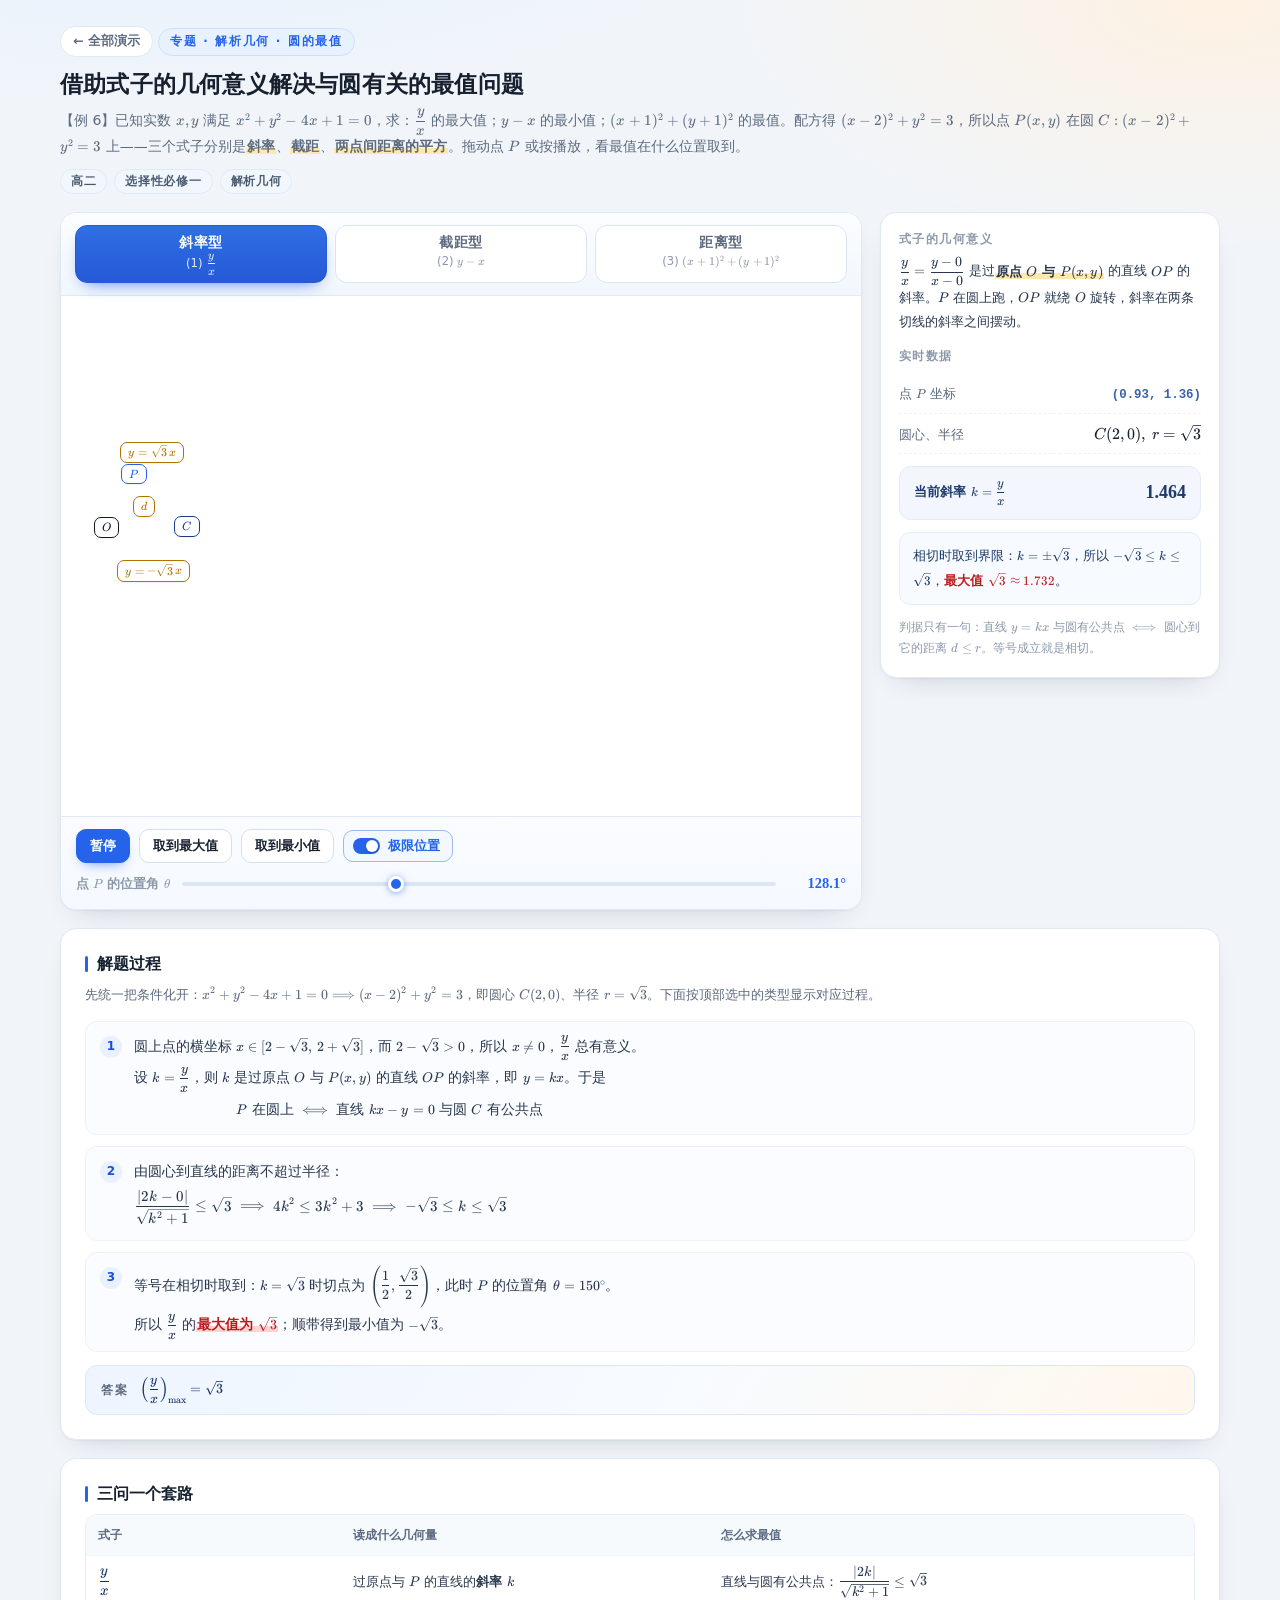
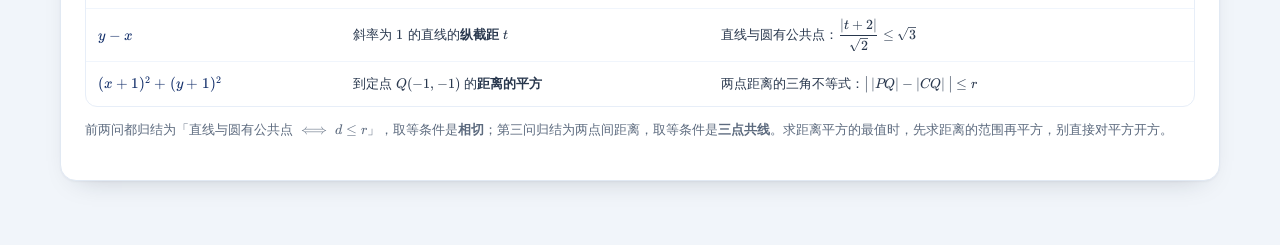
<file: demos/circle-extrema/index.html>
<!DOCTYPE html>
<html lang="zh-CN">
<head>
<meta charset="utf-8" />
<meta name="viewport" content="width=device-width, initial-scale=1" />
<title>借助式子的几何意义解决与圆有关的最值问题 · 动态演示</title>
<link rel="icon" href="data:image/svg+xml,%3Csvg xmlns='http://www.w3.org/2000/svg' viewBox='0 0 32 32'%3E%3Crect width='32' height='32' rx='8' fill='%232563eb'/%3E%3Ctext x='16' y='23' font-size='19' font-family='Georgia,serif' font-style='italic' fill='%23fff' text-anchor='middle'%3Ef%3C/text%3E%3C/svg%3E" />
<meta name="description" content="x²+y²-4x+1=0 上的一点 P(x,y)：把 y/x 看成斜率、y-x 看成截距、(x+1)²+(y+1)² 看成两点距离的平方，拖动点 P 看三个最值分别在哪里取到。" />
<!-- KaTeX：本地共享副本（相对站点根） -->
<link rel="stylesheet" href="../../assets/katex/katex.min.css" />
<script src="../../assets/katex/katex.min.js"></script>
<script src="../../assets/katex/auto-render.min.js"></script>
<style>
  :root{
    --bg:#f1f5fa;
    --card:#ffffff;
    --ink:#16202f;
    --ink2:#5c6a7e;
    --ink3:#8c99ab;
    --line:#e1e9f3;
    --blue:#2563eb;
    --amber:#d98a00;
    --red:#dc2626;
    --green:#0f8a5f;
    --violet:#7c3aed;
    --serif:"Cambria Math","Times New Roman",Georgia,serif;
  }
  *{box-sizing:border-box}
  html,body{margin:0;padding:0}
  body{
    background:
      radial-gradient(1100px 480px at 12% -10%, #e4efff 0%, rgba(228,239,255,0) 62%),
      radial-gradient(900px 460px at 95% 0%, #fdf1e2 0%, rgba(253,241,226,0) 55%),
      var(--bg);
    color:var(--ink);
    font-family:"Segoe UI","PingFang SC","Hiragino Sans GB","Microsoft YaHei",system-ui,-apple-system,sans-serif;
    -webkit-font-smoothing:antialiased;
    line-height:1.65;
  }
  .page{max-width:1200px;margin:0 auto;padding:26px 20px 64px}

  .back{
    display:inline-flex;align-items:center;gap:5px;margin-bottom:11px;
    font-size:12.5px;font-weight:600;color:var(--ink2);text-decoration:none;
    background:#fff;border:1px solid var(--line);border-radius:999px;padding:4px 12px;
    transition:.16s ease;
  }
  .back:hover{color:var(--blue);border-color:#a8c2e8;background:#f4f9ff;transform:translateY(-1px)}
  .eyebrow{
    display:inline-flex;align-items:center;gap:7px;
    font-size:12px;letter-spacing:.14em;color:var(--blue);
    background:#e8f1ff;border:1px solid #cfe0fb;border-radius:999px;
    padding:3px 11px;margin-bottom:10px;font-weight:600;
  }
  h1{font-size:23px;line-height:1.4;margin:0 0 9px;letter-spacing:.2px}
  .sub{margin:0;color:var(--ink2);font-size:14px}
  .chips{display:flex;flex-wrap:wrap;gap:7px;margin-top:11px}
  .chip{
    font-size:11.5px;font-weight:700;letter-spacing:.06em;color:#4a5a70;
    background:#f2f7fd;border:1px solid #e0eaf7;border-radius:999px;padding:2px 10px;
  }

  .katex{font-size:1.02em}
  p .katex, li .katex, td .katex, th .katex{font-size:1.04em}
  .math-layer{position:absolute;inset:0;pointer-events:none;overflow:hidden}
  .mlabel{
    position:absolute;left:0;top:0;
    padding:2px 7px 1px;border-radius:7px;
    background:rgba(255,255,255,.95);
    border:1px solid currentColor;
    font-size:12.4px;line-height:1.15;white-space:nowrap;
    box-shadow:0 1px 2px rgba(22,32,47,.06);
  }
  .mlabel .katex{font-size:1em}

  .main{display:grid;grid-template-columns:minmax(0,1fr) 340px;gap:18px;margin-top:18px;align-items:start}
  .card{
    background:var(--card);border:1px solid var(--line);border-radius:16px;
    box-shadow:0 1px 2px rgba(22,32,47,.04), 0 12px 28px -18px rgba(22,32,47,.28);
  }

  /* ---------- 三个切换按钮 ---------- */
  .tabs{
    display:flex;gap:8px;padding:12px 14px;border-bottom:1px solid var(--line);
    background:linear-gradient(180deg,#fbfdff,#f2f7fd);
  }
  .tab{
    flex:1;font-family:inherit;cursor:pointer;
    display:flex;flex-direction:column;align-items:center;gap:2px;
    padding:8px 6px 7px;border-radius:12px;
    background:#fff;border:1px solid #dbe5f2;color:var(--ink2);
    transition:.16s ease;
  }
  .tab .tt{font-size:13.6px;font-weight:800;letter-spacing:.06em}
  .tab .tf{font-size:11.6px;color:var(--ink3);line-height:1.3}
  .tab:hover{border-color:#a8c2e8;background:#f7fbff;transform:translateY(-1px)}
  .tab.on{
    background:linear-gradient(180deg,#2f6fe4,#2559d6);border-color:#2559d6;color:#fff;
    box-shadow:0 8px 18px -10px rgba(37,99,235,.95);
  }
  .tab.on .tf{color:rgba(255,255,255,.86)}

  .stage{position:relative;overflow:hidden}
  .canvas-wrap{position:relative}
  #cv{display:block;width:100%;height:520px;touch-action:none;cursor:grab}
  #cv:active{cursor:grabbing}

  .banner{
    position:absolute;left:14px;bottom:12px;
    transform:translateY(10px);
    padding:8px 16px;border-radius:999px;
    background:linear-gradient(180deg,#fff5f5,#ffe8e8);
    border:1px solid #f6b9b9;color:#b91c1c;
    font-size:13.2px;font-weight:700;letter-spacing:.2px;
    box-shadow:0 10px 22px -12px rgba(185,28,28,.6);
    opacity:0;pointer-events:none;transition:opacity .22s ease, transform .22s ease;
    display:flex;align-items:center;gap:8px;max-width:calc(100% - 28px);
  }
  .banner.show{opacity:1;transform:translateY(0)}
  .banner .spark{flex:none;width:8px;height:8px;border-radius:50%;background:#dc2626;box-shadow:0 0 0 4px rgba(220,38,38,.16)}
  .banner.cool{background:linear-gradient(180deg,#f2f7ff,#e7f0ff);border-color:#bcd3f6;color:#1d4ed8;box-shadow:0 10px 22px -12px rgba(29,78,216,.5)}
  .banner.cool .spark{background:#2563eb;box-shadow:0 0 0 4px rgba(37,99,235,.16)}

  .controls{
    display:flex;flex-direction:column;gap:9px;
    padding:12px 15px 13px;border-top:1px solid var(--line);
    background:linear-gradient(180deg,#fafcff,#f5f9ff);
  }
  .ctrl-row{display:flex;flex-wrap:wrap;align-items:center;gap:9px}
  .btn{
    font-family:inherit;font-size:13px;font-weight:600;color:var(--ink);
    background:#fff;border:1px solid #d5e0ee;border-radius:10px;
    padding:7px 13px;cursor:pointer;transition:.16s ease;white-space:nowrap;
  }
  .btn:hover{border-color:#a8c2e8;background:#f4f9ff;transform:translateY(-1px)}
  .btn:active{transform:translateY(0)}
  .btn.primary{background:var(--blue);border-color:var(--blue);color:#fff;box-shadow:0 6px 14px -8px rgba(37,99,235,.9)}
  .btn.primary:hover{background:#1d4ed8;border-color:#1d4ed8}
  .btn.switch{display:inline-flex;align-items:center;gap:8px;padding:6px 12px 6px 9px}
  .btn.switch .sw{
    position:relative;flex:none;width:27px;height:16px;border-radius:999px;
    background:#d3dded;transition:background .18s ease;
  }
  .btn.switch .sw::after{
    content:"";position:absolute;left:2px;top:2px;width:12px;height:12px;border-radius:50%;
    background:#fff;box-shadow:0 1px 2px rgba(15,30,60,.3);transition:transform .18s ease;
  }
  .btn.switch.on{border-color:#9dbbe6;background:#f3f8ff;color:var(--blue)}
  .btn.switch.on .sw{background:var(--blue)}
  .btn.switch.on .sw::after{transform:translateX(11px)}

  .slider-wrap{display:flex;align-items:center;gap:10px;flex:1 1 260px;min-width:220px}
  .slider-wrap .lab{font-size:12.5px;color:var(--ink3);font-weight:600;white-space:nowrap}
  .slider-wrap .val{font-family:var(--serif);font-size:14.5px;font-weight:700;color:var(--blue);min-width:58px;text-align:right}
  input[type=range]{
    -webkit-appearance:none;appearance:none;flex:1;height:4px;border-radius:3px;
    background:#dbe6f5;outline:none;cursor:pointer;
  }
  input[type=range]::-webkit-slider-thumb{
    -webkit-appearance:none;width:16px;height:16px;border-radius:50%;
    background:var(--blue);border:3px solid #fff;
    box-shadow:0 1px 6px rgba(37,99,235,.55);cursor:grab;
  }
  input[type=range]::-moz-range-thumb{
    width:14px;height:14px;border-radius:50%;background:var(--blue);
    border:3px solid #fff;box-shadow:0 1px 6px rgba(37,99,235,.55);cursor:grab;
  }

  /* ---------- 右侧面板 ---------- */
  .panel{padding:16px 18px 18px}
  .panel h3{margin:0 0 10px;font-size:12.4px;letter-spacing:.12em;color:var(--ink3);font-weight:700}
  .panel h3 + .mean{margin-top:-2px}
  .mean{margin:0 0 13px;font-size:13.3px;line-height:1.75;color:#28374d}
  .metric{display:flex;justify-content:space-between;align-items:baseline;gap:10px;padding:7px 0;border-bottom:1px dashed #edf2f9}
  .metric:last-of-type{border-bottom:none}
  .m-label{font-size:12.8px;color:var(--ink2)}
  .m-val{font-family:var(--serif);font-size:15.5px;font-weight:700;color:var(--ink);white-space:nowrap}
  .m-val.side-val{font-family:"Consolas","SFMono-Regular",monospace;font-size:12.4px;color:#3b62a8}

  .total{
    margin-top:12px;padding:11px 14px;border-radius:12px;
    background:#f3f7fd;border:1px solid #e2ebf7;
    font-size:13px;font-weight:700;color:#1d3a6b;
    display:flex;justify-content:space-between;align-items:center;gap:8px;
    transition:.22s ease;
  }
  .total .num{font-family:var(--serif);font-size:18px}
  .total.hot{
    background:linear-gradient(135deg,#fff1f1,#ffe4e4);
    border-color:#f8bebc;color:#b91c1c;
    box-shadow:0 8px 20px -14px rgba(185,28,28,.9);
  }
  .range{
    margin-top:12px;padding:11px 13px;border-radius:11px;
    background:#f7fbff;border:1px solid #e3eefb;
    font-size:13.2px;line-height:1.85;color:#1d3a6b;
  }
  .range b{color:#b91c1c}
  .tip{margin:11px 0 0;font-size:12.4px;line-height:1.72;color:var(--ink3)}
  .tip b{color:var(--ink2)}

  /* ---------- 解题过程 ---------- */
  .solution{margin-top:18px;padding:22px 24px 24px}
  .solution h2,.summary h2{font-size:16px;margin:0 0 6px;display:flex;align-items:center;gap:9px}
  .solution h2 .bar,.summary h2 .bar{width:3px;height:16px;border-radius:2px;background:var(--blue)}
  .solution .lead,.summary .lead{margin:6px 0 15px;font-size:13.4px;color:var(--ink2)}
  .steps{display:grid;gap:11px}
  .step{display:flex;gap:12px;padding:12px 14px;border-radius:12px;background:#fafcff;border:1px solid #edf2f9}
  .step .num{
    flex:none;width:22px;height:22px;border-radius:50%;background:#e8f1ff;color:#1d4ed8;
    font-size:12px;font-weight:800;display:flex;align-items:center;justify-content:center;margin-top:2px;
  }
  .step .body{font-size:13.6px;line-height:1.85;color:#28374d;min-width:0}
  .step .body p{margin:0}
  .step .body p + p{margin-top:5px}
  .eqline{text-align:center;margin:5px 0 3px}
  .katex-display{margin:.25em 0}
  .katex-display>.katex{font-size:1.1em}
  .hl{background:linear-gradient(180deg,transparent 62%,#ffe9a8 62%);font-weight:600;padding:0 1px}
  .hl-red{background:linear-gradient(180deg,transparent 62%,#ffd3d3 62%);font-weight:700;padding:0 1px;color:#b91c1c}
  .ans{
    margin-top:13px;padding:11px 15px;border-radius:12px;
    background:linear-gradient(120deg,#eef5ff,#f8fbff 55%,#fff7ec);
    border:1px solid #dbe8fb;font-size:13.6px;color:#14306b;display:flex;flex-wrap:wrap;align-items:center;gap:6px 12px;
  }
  .ans .tagline{font-size:11.5px;font-weight:800;letter-spacing:.14em;color:#5c6a7e}

  .summary{margin-top:18px;padding:22px 24px 24px}
  .gtable{
    width:100%;border-collapse:separate;border-spacing:0;
    font-size:13.2px;color:#28374d;margin:2px 0 12px;
    border:1px solid #e7eef8;border-radius:12px;overflow:hidden;
  }
  .gtable th,.gtable td{padding:10px 12px;text-align:left;border-bottom:1px solid #f0f5fc;vertical-align:middle}
  .gtable th{background:#f7fafd;font-size:12.2px;font-weight:700;color:#5b6b82}
  .gtable tbody tr:last-child td{border-bottom:none}
  .gtable td.m{font-family:var(--serif);font-size:14px;white-space:nowrap;color:#14306b}

  [data-pane]{display:none}
  [data-pane].on{display:block}

  @media (max-width: 960px){
    .main{grid-template-columns:1fr}
    #cv{height:430px}
    h1{font-size:19.5px}
    .page{padding:20px 14px 48px}
    .tab .tf{display:none}
    .solution,.summary{padding:18px 16px 20px}
  }
</style>
</head>
<body>
<div class="page">

  <header>
    <a class="back" href="../../index.html">&larr; 全部演示</a>
    <div class="eyebrow">专题 · 解析几何 · 圆的最值</div>
    <h1>借助式子的几何意义解决与圆有关的最值问题</h1>
    <p class="sub">【例 6】已知实数 $x,y$ 满足 $x^{2}+y^{2}-4x+1=0$，求：$\dfrac{y}{x}$ 的最大值；$y-x$ 的最小值；$(x+1)^{2}+(y+1)^{2}$ 的最值。配方得 $(x-2)^{2}+y^{2}=3$，所以点 $P(x,y)$ 在圆 $C:(x-2)^{2}+y^{2}=3$ 上——三个式子分别是<span class="hl">斜率</span>、<span class="hl">截距</span>、<span class="hl">两点间距离的平方</span>。拖动点 $P$ 或按播放，看最值在什么位置取到。</p>
    <div class="chips"><span class="chip">高二</span><span class="chip">选择性必修一</span><span class="chip">解析几何</span></div>
  </header>

  <div class="main">
    <section class="card stage">
      <div class="tabs" id="tabs">
        <button class="tab on" data-mode="slope">
          <span class="tt">斜率型</span><span class="tf">(1) $\dfrac{y}{x}$</span>
        </button>
        <button class="tab" data-mode="intercept">
          <span class="tt">截距型</span><span class="tf">(2) $y-x$</span>
        </button>
        <button class="tab" data-mode="dist">
          <span class="tt">距离型</span><span class="tf">(3) $(x+1)^{2}+(y+1)^{2}$</span>
        </button>
      </div>

      <div class="canvas-wrap">
        <canvas id="cv"></canvas>
        <div class="math-layer" id="mlayer"></div>
        <div class="banner" id="banner"><span class="spark"></span><span id="bannerText"></span></div>
      </div>

      <div class="controls">
        <div class="ctrl-row">
          <button class="btn primary" id="play">暂停</button>
          <button class="btn" id="btnMax">取到最大值</button>
          <button class="btn" id="btnMin">取到最小值</button>
          <button class="btn switch on" id="togExt" aria-pressed="true" title="显示 / 隐藏极限位置（相切直线、临界圆）">
            <span class="sw"></span><span class="sw-txt">极限位置</span>
          </button>
        </div>
        <div class="ctrl-row">
          <div class="slider-wrap">
            <span class="lab">点 $P$ 的位置角 $\theta$</span>
            <input type="range" id="slider" min="0" max="360" step="0.5" value="90" />
            <span class="val" id="thRead">90.0&deg;</span>
          </div>
        </div>
      </div>
    </section>

    <aside class="card panel">

      <!-- ① 斜率型 -->
      <div class="pane on" data-pane="slope">
        <h3>式子的几何意义</h3>
        <p class="mean">$\dfrac{y}{x}=\dfrac{y-0}{x-0}$ 是过<span class="hl">原点 $O$ 与 $P(x,y)$</span> 的直线 $OP$ 的斜率。$P$ 在圆上跑，$OP$ 就绕 $O$ 旋转，斜率在两条切线的斜率之间摆动。</p>
        <h3>实时数据</h3>
        <div class="metric"><span class="m-label">点 $P$ 坐标</span><span class="m-val side-val" id="sP">—</span></div>
        <div class="metric"><span class="m-label">圆心、半径</span><span class="m-val">$C(2,0),\ r=\sqrt3$</span></div>
        <div class="total" id="sBox"><span>当前斜率 $k=\dfrac{y}{x}$</span><span class="num" id="sKv">—</span></div>
        <div class="range">相切时取到界限：$k=\pm\sqrt3$，所以 $-\sqrt3\le k\le\sqrt3$，<b>最大值 $\sqrt3\approx1.732$</b>。</div>
        <p class="tip">判据只有一句：直线 $y=kx$ 与圆有公共点 $\iff$ 圆心到它的距离 $d\le r$。等号成立就是相切。</p>
      </div>

      <!-- ② 截距型 -->
      <div class="pane" data-pane="intercept">
        <h3>式子的几何意义</h3>
        <p class="mean">设 $t=y-x$，则 $y=x+t$：这是斜率恒为 $1$、在 $y$ 轴上<span class="hl">截距为 $t$</span> 的一族平行线。$P$ 在圆上，就等价于这条直线与圆有公共点。</p>
        <h3>实时数据</h3>
        <div class="metric"><span class="m-label">点 $P$ 坐标</span><span class="m-val side-val" id="iP">—</span></div>
        <div class="metric"><span class="m-label">圆心到直线 $x-y+t=0$ 的距离</span><span class="m-val" id="iD">—</span></div>
        <div class="total" id="iBox"><span>当前 $t=y-x$</span><span class="num" id="iTv">—</span></div>
        <div class="range">相切时 $|t+2|=\sqrt6$，所以 $-2-\sqrt6\le t\le-2+\sqrt6$，<b>最小值 $-2-\sqrt6\approx-4.449$</b>。</div>
        <p class="tip">$d$ 随直线平移而变大变小，$d=r$ 的那两个时刻，就是 $t$ 的两端。</p>
      </div>

      <!-- ③ 距离型 -->
      <div class="pane" data-pane="dist">
        <h3>式子的几何意义</h3>
        <p class="mean">$(x+1)^{2}+(y+1)^{2}=\big|PQ\big|^{2}$，其中 $Q(-1,-1)$ 是定点。所以这个式子就是<span class="hl">圆上点 $P$ 到定点 $Q$ 的距离的平方</span>。</p>
        <h3>实时数据</h3>
        <div class="metric"><span class="m-label">$|CQ|$（圆心到定点）</span><span class="m-val">$\sqrt{10}$</span></div>
        <div class="metric"><span class="m-label">$|PQ|$</span><span class="m-val" id="dPQ">—</span></div>
        <div class="total" id="dBox"><span>当前 $(x+1)^{2}+(y+1)^{2}$</span><span class="num" id="dQv">—</span></div>
        <div class="range">$\sqrt{10}-\sqrt3\le|PQ|\le\sqrt{10}+\sqrt3$，平方得 <b>$13-2\sqrt{30}\le$ 原式 $\le13+2\sqrt{30}$</b>。<br>最大值 $\approx23.95$，最小值 $\approx2.05$。</div>
        <p class="tip">两个临界圆：以 $Q$ 为圆心、半径 $|CQ|\mp r$，它们与圆 $C$ 内切 / 外切的两个切点，就是 $P$ 的极限位置。</p>
      </div>
    </aside>
  </div>

  <section class="card solution">
    <h2><span class="bar"></span>解题过程</h2>
    <p class="lead">先统一把条件化开：$x^{2}+y^{2}-4x+1=0\Longrightarrow(x-2)^{2}+y^{2}=3$，即圆心 $C(2,0)$、半径 $r=\sqrt3$。下面按顶部选中的类型显示对应过程。</p>

    <div class="sol on" data-pane="slope">
      <div class="steps">
        <div class="step">
          <div class="num">1</div>
          <div class="body">
            <p>圆上点的横坐标 $x\in[2-\sqrt3,\,2+\sqrt3]$，而 $2-\sqrt3>0$，所以 $x\neq0$，$\dfrac{y}{x}$ 总有意义。</p>
            <p>设 $k=\dfrac{y}{x}$，则 $k$ 是过原点 $O$ 与 $P(x,y)$ 的直线 $OP$ 的斜率，即 $y=kx$。于是</p>
            <p class="eqline">$P$ 在圆上 $\iff$ 直线 $kx-y=0$ 与圆 $C$ 有公共点</p>
          </div>
        </div>
        <div class="step">
          <div class="num">2</div>
          <div class="body">
            <p>由圆心到直线的距离不超过半径：</p>
            <p class="eqline">$$\frac{|2k-0|}{\sqrt{k^{2}+1}}\le\sqrt3\ \Longrightarrow\ 4k^{2}\le3k^{2}+3\ \Longrightarrow\ -\sqrt3\le k\le\sqrt3$$</p>
          </div>
        </div>
        <div class="step">
          <div class="num">3</div>
          <div class="body">
            <p>等号在相切时取到：$k=\sqrt3$ 时切点为 $\left(\dfrac12,\dfrac{\sqrt3}{2}\right)$，此时 $P$ 的位置角 $\theta=150^\circ$。</p>
            <p>所以 $\dfrac{y}{x}$ 的<span class="hl-red">最大值为 $\sqrt3$</span>；顺带得到最小值为 $-\sqrt3$。</p>
          </div>
        </div>
      </div>
      <div class="ans"><span class="tagline">答案</span>$\left(\dfrac{y}{x}\right)_{\max}=\sqrt3$</div>
    </div>

    <div class="sol" data-pane="intercept">
      <div class="steps">
        <div class="step">
          <div class="num">1</div>
          <div class="body">
            <p>设 $t=y-x$，则 $y=x+t$，即 $x-y+t=0$：这是斜率恒为 $1$、纵截距为 $t$ 的一族平行线，记作 $\ell_t$。</p>
            <p class="eqline">$P$ 在圆上 $\iff \ell_t$ 与圆 $C$ 有公共点 $\iff d(C,\ell_t)\le r$</p>
          </div>
        </div>
        <div class="step">
          <div class="num">2</div>
          <div class="body">
            <p>圆心 $C(2,0)$ 到 $x-y+t=0$ 的距离为 $\dfrac{|2+t|}{\sqrt2}$，由 $\dfrac{|2+t|}{\sqrt2}\le\sqrt3$ 得</p>
            <p class="eqline">$$|t+2|\le\sqrt6\ \Longrightarrow\ -2-\sqrt6\le t\le-2+\sqrt6$$</p>
          </div>
        </div>
        <div class="step">
          <div class="num">3</div>
          <div class="body">
            <p>等号在相切时取到。$t=-2-\sqrt6$ 时切点为 $\left(\dfrac{4+\sqrt6}{2},\,-\dfrac{\sqrt6}{2}\right)$，即 $P$ 的位置角 $\theta=315^\circ$。</p>
            <p>所以 $y-x$ 的<span class="hl-red">最小值为 $-2-\sqrt6$</span>（最大值 $-2+\sqrt6$）。</p>
          </div>
        </div>
      </div>
      <div class="ans"><span class="tagline">答案</span>$\left(y-x\right)_{\min}=-2-\sqrt6\approx-4.449$</div>
    </div>

    <div class="sol" data-pane="dist">
      <div class="steps">
        <div class="step">
          <div class="num">1</div>
          <div class="body">
            <p>记定点 $Q(-1,-1)$，$P(x,y)$ 在圆 $C$ 上。由<span class="hl">两点间的距离公式</span>，</p>
            <p class="eqline">$$(x+1)^{2}+(y+1)^{2}=|PQ|^{2}$$</p>
            <p>于是问题变成：求圆上一点到定点 $Q$ 的距离平方的最值。</p>
          </div>
        </div>
        <div class="step">
          <div class="num">2</div>
          <div class="body">
            <p>再用一次两点间距离公式算 $|CQ|$：</p>
            <p class="eqline">$$|CQ|=\sqrt{(2+1)^{2}+(0+1)^{2}}=\sqrt{10}$$</p>
            <p>而 $|PC|=r=\sqrt3$ 是定值。</p>
          </div>
        </div>
        <div class="step">
          <div class="num">3</div>
          <div class="body">
            <p>在 $\triangle PQC$ 中，由「两边之差小于第三边、两边之和大于第三边」：</p>
            <p class="eqline">$$\big|\,|PQ|-|CQ|\,\big|\le|PC|\ \Longrightarrow\ \sqrt{10}-\sqrt3\le|PQ|\le\sqrt{10}+\sqrt3$$</p>
            <p>等号当 $Q,C,P$ 三点共线时取到（$P$ 在射线 $QC$ 上取最小，在 $CQ$ 的延长线上取最大）。</p>
          </div>
        </div>
        <div class="step">
          <div class="num">4</div>
          <div class="body">
            <p>两边平方（都为正数，不等号方向不变）：</p>
            <p class="eqline">$$13-2\sqrt{30}\le(x+1)^{2}+(y+1)^{2}\le13+2\sqrt{30}$$</p>
            <p>所以最大值为 $13+2\sqrt{30}\approx23.95$，最小值为 $13-2\sqrt{30}\approx2.05$。</p>
          </div>
        </div>
      </div>
      <div class="ans"><span class="tagline">答案</span>最大值 $13+2\sqrt{30}$，最小值 $13-2\sqrt{30}$</div>
    </div>
  </section>

  <section class="card summary">
    <h2><span class="bar"></span>三问一个套路</h2>
    <table class="gtable">
      <thead><tr><th>式子</th><th>读成什么几何量</th><th>怎么求最值</th></tr></thead>
      <tbody>
        <tr><td class="m">$\dfrac{y}{x}$</td><td>过原点与 $P$ 的直线的<b>斜率</b> $k$</td><td>直线与圆有公共点：$\dfrac{|2k|}{\sqrt{k^{2}+1}}\le\sqrt3$</td></tr>
        <tr><td class="m">$y-x$</td><td>斜率为 $1$ 的直线的<b>纵截距</b> $t$</td><td>直线与圆有公共点：$\dfrac{|t+2|}{\sqrt2}\le\sqrt3$</td></tr>
        <tr><td class="m">$(x+1)^{2}+(y+1)^{2}$</td><td>到定点 $Q(-1,-1)$ 的<b>距离的平方</b></td><td>两点距离的三角不等式：$\big|\,|PQ|-|CQ|\,\big|\le r$</td></tr>
      </tbody>
    </table>
    <p class="lead">前两问都归结为「直线与圆有公共点 $\iff d\le r$」，取等条件是<b>相切</b>；第三问归结为两点间距离，取等条件是<b>三点共线</b>。求距离平方的最值时，先求距离的范围再平方，别直接对平方开方。</p>
  </section>

</div>

<script>
(function(){
  "use strict";

  var DEG = Math.PI / 180, TAU = Math.PI * 2;

  /* ---------- 题目的常数 ---------- */
  var R    = Math.sqrt(3);            // 圆 (x-2)²+y²=3 的半径
  var CX   = 2, CY = 0;               // 圆心 C
  var Q    = { x: -1, y: -1 };        // 第三问的定点
  var CQ   = Math.sqrt(10);           // |CQ|
  var KMAX = Math.sqrt(3);            // 斜率界限 ±√3
  var T_HI = -2 + Math.sqrt(6);       // t = y-x 的上界
  var T_LO = -2 - Math.sqrt(6);       // t = y-x 的下界
  var D_LO = CQ - R, D_HI = CQ + R;   // |PQ| 的上下界

  var ANG_CQ = Math.atan2(CY - Q.y, CX - Q.x);   // 18.435°

  /* 每个类型下「取到最值」时点 P 的位置角（度） */
  var EXT = {
    slope:     { max: 150,                      min: 210 },
    intercept: { max: 135,                      min: 315 },
    dist:      { max: ANG_CQ / DEG,             min: ANG_CQ / DEG + 180 }
  };

  var BANNER = {
    slope: {
      max: '直线 $OP$ 与圆相切 —— $\\dfrac{y}{x}$ 取到<b>最大值</b> $\\sqrt3\\approx1.732$',
      min: '直线 $OP$ 与圆相切 —— $\\dfrac{y}{x}$ 取到<b>最小值</b> $-\\sqrt3\\approx-1.732$'
    },
    intercept: {
      max: '直线 $y=x+t$ 与圆相切 —— $y-x$ 取到<b>最大值</b> $-2+\\sqrt6\\approx0.449$',
      min: '直线 $y=x+t$ 与圆相切 —— $y-x$ 取到<b>最小值</b> $-2-\\sqrt6\\approx-4.449$'
    },
    dist: {
      max: '$Q,C,P$ 共线且 $C$ 在中间 —— 平方后取<b>最大值</b> $13+2\\sqrt{30}\\approx23.95$',
      min: '$Q,C,P$ 共线且 $P$ 在中间 —— 平方后取<b>最小值</b> $13-2\\sqrt{30}\\approx2.05$'
    }
  };

  /* ---------- DOM ---------- */
  var cv        = document.getElementById('cv');
  var ctx       = cv.getContext('2d');
  var mlayer    = document.getElementById('mlayer');
  var banner    = document.getElementById('banner');
  var bannerTxt = document.getElementById('bannerText');
  var slider    = document.getElementById('slider');
  var thRead    = document.getElementById('thRead');
  var playBtn   = document.getElementById('play');
  var togExt    = document.getElementById('togExt');
  var tabs      = [].slice.call(document.querySelectorAll('.tab'));
  var panes     = [].slice.call(document.querySelectorAll('[data-pane]'));

  var state = {
    mode: 'slope', th: 90 * DEG,
    playing: true, showExt: true,
    glide: null, holdKey: null, holdT: 0
  };

  /* ---------- KaTeX ---------- */
  function katexOpts(){
    return {
      delimiters: [
        { left: '$$', right: '$$', display: true },
        { left: '$',  right: '$',  display: false }
      ],
      ignoredTags: ['script','noscript','style','textarea','pre','code','option'],
      throwOnError: false, strict: false
    };
  }
  if (window.renderMathInElement) renderMathInElement(document.body, katexOpts());

  var texCache = {}, texSize = {};
  function texHTML(tex){
    var c = texCache[tex];
    if (c) return c;
    var h;
    try { h = katex.renderToString(tex, { output:'html', throwOnError:false, strict:false }); }
    catch (e){ h = '<span>' + tex + '</span>'; }
    texCache[tex] = h;
    return h;
  }

  /* ---------- 画布坐标 ---------- */
  var W = 0, H = 0, s = 80, ox = 0, oy = 0;
  var VIEW_CX = 1.42, HALF_W = 3.95, HALF_H = 3.35;

  function X(x){ return ox + x * s; }
  function Y(y){ return oy - y * s; }

  function resize(){
    var r = cv.getBoundingClientRect();
    if (r.width < 10 || r.height < 10) return;
    var dpr = Math.min(window.devicePixelRatio || 1, 2);
    cv.width  = Math.round(r.width  * dpr);
    cv.height = Math.round(r.height * dpr);
    ctx.setTransform(dpr, 0, 0, dpr, 0, 0);
    W = r.width; H = r.height;
    s  = Math.min(W / (2 * HALF_W), H / (2 * HALF_H));
    ox = W / 2 - VIEW_CX * s;
    oy = H / 2;
  }

  /* ---------- 标签（HTML 浮层 + KaTeX） ---------- */
  var tagPool = [], tagUsed = 0;

  function tag(px, py, tex, color, place){
    var el = tagPool[tagUsed];
    if (!el){
      el = document.createElement('div');
      el.className = 'mlabel';
      mlayer.appendChild(el);
      tagPool[tagUsed] = el;
    }
    tagUsed++;
    if (el.__tex !== tex){ el.innerHTML = texHTML(tex); el.__tex = tex; }
    el.style.color = color;
    el.style.display = '';

    var sz = texSize[tex];
    if (!sz || !sz.w){ sz = { w: el.offsetWidth, h: el.offsetHeight }; if (sz.w) texSize[tex] = sz; }

    var x = px, y = py - sz.h / 2;
    if (place === 'right')     x = px;
    else if (place === 'left') x = px - sz.w;
    else                       x = px - sz.w / 2;
    x = Math.max(5, Math.min(W - sz.w - 5, x));
    y = Math.max(5, Math.min(H - sz.h - 5, y));
    el.style.left = x + 'px';
    el.style.top  = y + 'px';
  }

  function tagEnd(){
    for (var i = tagUsed; i < tagPool.length; i++) tagPool[i].style.display = 'none';
    tagUsed = 0;
  }

  /* ---------- 绘图小工具 ---------- */
  function seg(x1, y1, x2, y2, color, w, dash){
    ctx.save();
    if (dash) ctx.setLineDash(dash);
    ctx.beginPath();
    ctx.moveTo(X(x1), Y(y1));
    ctx.lineTo(X(x2), Y(y2));
    ctx.strokeStyle = color;
    ctx.lineWidth = w;
    ctx.lineCap = 'round';
    ctx.stroke();
    ctx.restore();
  }

  function dot(x, y, color, r){
    ctx.beginPath();
    ctx.arc(X(x), Y(y), r, 0, TAU);
    ctx.fillStyle = color;
    ctx.fill();
    ctx.lineWidth = 2.2;
    ctx.strokeStyle = '#fff';
    ctx.stroke();
  }

  function ring(x, y, color, r){
    ctx.beginPath();
    ctx.arc(X(x), Y(y), r, 0, TAU);
    ctx.fillStyle = '#fff';
    ctx.fill();
    ctx.lineWidth = 2.2;
    ctx.strokeStyle = color;
    ctx.stroke();
  }

  function glow(x, y, rgb, t){
    var p = 0.5 + 0.5 * Math.sin((t || 0) / 300);
    ctx.beginPath();
    ctx.arc(X(x), Y(y), (10 + 7 * p) * (s / 80), 0, TAU);
    ctx.fillStyle = 'rgba(' + rgb + ',' + (0.10 + 0.14 * (1 - p)).toFixed(3) + ')';
    ctx.fill();
  }

  /* 在两点连线上取 t 处、沿法向偏移 off 个单位放一个标签 */
  function labelMid(x1, y1, x2, y2, tex, color, off, place, tt){
    tt = (tt === undefined) ? 0.5 : tt;
    var mx = x1 + (x2 - x1) * tt, my = y1 + (y2 - y1) * tt;
    var dx = x2 - x1, dy = y2 - y1;
    var L = Math.hypot(dx, dy) || 1;
    tag(X(mx - dy / L * off), Y(my + dx / L * off), tex, color, place || 'center');
  }

  /* 直角标记：顶点 (fx,fy)，两条单位方向 d1、d2 */
  function rightAngle(fx, fy, d1x, d1y, d2x, d2y, color){
    var L = 12 / s;
    ctx.beginPath();
    ctx.moveTo(X(fx + d1x * L), Y(fy + d1y * L));
    ctx.lineTo(X(fx + (d1x + d2x) * L), Y(fy + (d1y + d2y) * L));
    ctx.lineTo(X(fx + d2x * L), Y(fy + d2y * L));
    ctx.strokeStyle = color;
    ctx.lineWidth = 1.5;
    ctx.stroke();
  }

  function drawGrid(){
    var step = s > 46 ? 1 : 2;
    var nx = Math.ceil(W / s) + 2, ny = Math.ceil(H / s) + 2, i, p;

    ctx.lineWidth = 1;
    ctx.strokeStyle = '#eaf0fa';
    ctx.beginPath();
    for (i = -nx; i <= nx; i += step){
      p = X(i); if (p < -1 || p > W + 1) continue;
      ctx.moveTo(p, 0); ctx.lineTo(p, H);
    }
    for (i = -ny; i <= ny; i += step){
      p = Y(i); if (p < -1 || p > H + 1) continue;
      ctx.moveTo(0, p); ctx.lineTo(W, p);
    }
    ctx.stroke();

    ctx.strokeStyle = '#cbd6e6';
    ctx.lineWidth = 1.4;
    ctx.beginPath();
    ctx.moveTo(0, Y(0)); ctx.lineTo(W, Y(0));
    ctx.moveTo(X(0), 0); ctx.lineTo(X(0), H);
    ctx.stroke();

    var fs = Math.max(9, Math.min(11, s * 0.155));
    ctx.font = fs.toFixed(1) + 'px "Segoe UI","Microsoft YaHei",sans-serif';
    ctx.fillStyle = '#a9b4c4';
    ctx.textAlign = 'center'; ctx.textBaseline = 'top';
    for (i = -nx; i <= nx; i += step){
      if (i === 0) continue;
      p = X(i);
      if (p > 13 && p < W - 13) ctx.fillText(i, p, Y(0) + 4);
    }
    ctx.textAlign = 'right'; ctx.textBaseline = 'middle';
    for (i = -ny; i <= ny; i += step){
      if (i === 0) continue;
      p = Y(i);
      if (p > 10 && p < H - 10 && X(0) > 22) ctx.fillText(i, X(0) - 5, p);
    }
  }

  function drawCircle(){
    ctx.beginPath();
    ctx.arc(X(CX), Y(CY), R * s, 0, TAU);
    ctx.fillStyle = 'rgba(37,99,235,.045)';
    ctx.fill();
    ctx.strokeStyle = '#1e3a8a';
    ctx.lineWidth = 2.2;
    ctx.stroke();
  }

  /* ---------- 三种类型各自的绘制 ---------- */
  function drawSlope(P, ex, t){
    var dOP = Math.hypot(P.x, P.y);
    var u = { x: P.x / dOP, y: P.y / dOP };

    /* 极限位置：过原点的两条切线 */
    if (state.showExt){
      [[KMAX, 'max'], [-KMAX, 'min']].forEach(function(it){
        var on = (ex === it[1]);
        seg(-1.6, -1.6 * it[0], 5.8, 5.8 * it[0],
            on ? 'rgba(217,138,0,.95)' : 'rgba(217,138,0,.42)',
            on ? 2.2 : 1.4, on ? null : [7, 6]);
      });
    }

    /* 当前直线 OP（双向延长） */
    seg(-u.x * 1.5, -u.y * 1.5, u.x * 6.2, u.y * 6.2, 'rgba(37,99,235,.26)', 1.5);
    /* OP 段 */
    seg(0, 0, P.x, P.y, '#2563eb', 2.8);

    /* 圆心 C 到直线 OP 的距离 d */
    var n = { x: -u.y, y: u.x };
    var sg = CX * n.x + CY * n.y;
    var foot = { x: CX - sg * n.x, y: CY - sg * n.y };
    var d = Math.abs(sg);
    var near = Math.abs(d - R) < 0.02;

    if (d > 0.12){
      seg(CX, CY, foot.x, foot.y, near ? '#d98a00' : 'rgba(217,138,0,.7)', near ? 2.2 : 1.5, [5, 5]);
      rightAngle(foot.x, foot.y, -u.x, -u.y, (CX - foot.x) / d, (CY - foot.y) / d,
                 near ? '#c68a16' : 'rgba(198,138,22,.7)');
      if (d > 0.34) labelMid(CX, CY, foot.x, foot.y, near ? 'd=r' : 'd', '#b07300', 0.3);
    }

    /* 极值高亮：切线及切点 */
    if (ex){
      var kk = ex === 'max' ? KMAX : -KMAX;
      var tp = { x: 0.5, y: kk * 0.5 };   /* 切点 (1/2, ±√3/2) */
      glow(tp.x, tp.y, '217,138,0', t);
      dot(tp.x, tp.y, '#d98a00', 5);
    }

    /* 点 */
    dot(0, 0, '#111827', 4);
    dot(CX, CY, '#1e3a8a', 4);
    if (ex) glow(P.x, P.y, '37,99,235', t);
    dot(P.x, P.y, '#2563eb', 6.2);

    /* 标签 */
    tag(X(0) - 12, Y(0) + 16, 'O', '#111827', 'center');
    tag(X(CX) + 11, Y(CY) + 15, 'C', '#1e3a8a', 'right');
    var dir = { x: (P.x - CX) / R, y: (P.y - CY) / R };
    tag(X(P.x + dir.x * 0.38), Y(P.y + dir.y * 0.38), 'P', '#2563eb', 'center');

    if (state.showExt){
      tag(X(1.42), Y(2.62), 'y=\\sqrt3\\,x', '#b07300', 'center');
      tag(X(1.42), Y(-2.62), 'y=-\\sqrt3\\,x', '#b07300', 'center');
    }
  }

  function drawIntercept(P, ex, t){
    var tv = P.y - P.x;

    /* 两条切线（极限位置） */
    if (state.showExt){
      [[T_HI, 'max'], [T_LO, 'min']].forEach(function(it){
        var on = (ex === it[1]);
        seg(-2.2, -2.2 + it[0], 5.6, 5.6 + it[0],
            on ? 'rgba(217,138,0,.95)' : 'rgba(217,138,0,.42)',
            on ? 2.2 : 1.4, on ? null : [7, 6]);
      });
    }

    /* 当前直线 y = x + t */
    seg(-2.4, -2.4 + tv, 5.6, 5.6 + tv, '#2563eb', 2.8);

    /* 圆心到直线的距离 */
    var val = CX - CY + tv;                 // 直线 x-y+t=0 在 C 处的值
    var dd  = Math.abs(val) / Math.SQRT2;
    var foot = { x: CX - val / 2, y: CY + val / 2 };
    var near = Math.abs(dd - R) < 0.02;

    if (dd > 0.12){
      seg(CX, CY, foot.x, foot.y, near ? '#d98a00' : 'rgba(217,138,0,.7)', near ? 2.2 : 1.5, [5, 5]);
      rightAngle(foot.x, foot.y, Math.SQRT1_2, Math.SQRT1_2,
                 (CX - foot.x) / dd, (CY - foot.y) / dd,
                 near ? '#c68a16' : 'rgba(198,138,22,.7)');
      if (dd > 0.34) labelMid(CX, CY, foot.x, foot.y, near ? 'd=r' : 'd', '#b07300', 0.3);
    }

    /* 纵截距 t */
    if (Math.abs(Y(tv) - H / 2) < H / 2 - 12){
      dot(0, tv, '#d98a00', 4.2);
      tag(X(0) - 12, Y(tv), 't', '#b07300', 'left');
    }
    /* 极值高亮 */
    if (ex){
      var tt = ex === 'max' ? T_HI : T_LO;
      var tp = { x: CX - (2 + tt) / 2, y: (2 + tt) / 2 };
      glow(tp.x, tp.y, '217,138,0', t);
      dot(tp.x, tp.y, '#d98a00', 5);
    }

    if (ex) glow(P.x, P.y, '37,99,235', t);
    dot(P.x, P.y, '#2563eb', 6.2);
    dot(CX, CY, '#1e3a8a', 4);

    tag(X(CX) + 11, Y(CY) - 15, 'C', '#1e3a8a', 'right');
    var dir = { x: (P.x - CX) / R, y: (P.y - CY) / R };
    tag(X(P.x + dir.x * 0.4), Y(P.y + dir.y * 0.4), 'P', '#2563eb', 'center');
    tag(X(2.45), Y(2.45 + tv) - 14, 'y=x+t', '#2563eb', 'center');

    if (state.showExt){
      tag(X(1.55), Y(1.55 + T_HI) - 13, 't=-2+\\sqrt6', '#b07300', 'center');
      tag(X(1.55), Y(1.55 + T_LO) + 13, 't=-2-\\sqrt6', '#b07300', 'center');
    }
  }

  function drawDist(P, ex, t){
    var dirCQ = { x: (CX - Q.x) / CQ, y: (CY - Q.y) / CQ };
    var Pmin = { x: Q.x + D_LO * dirCQ.x, y: Q.y + D_LO * dirCQ.y };
    var Pmax = { x: Q.x + D_HI * dirCQ.x, y: Q.y + D_HI * dirCQ.y };

    /* 两个临界圆：以 Q 为心，半径 |CQ|-r 与 |CQ|+r */
    if (state.showExt){
      ctx.save();
      ctx.setLineDash([7, 6]);
      ctx.lineWidth = 1.5;
      ctx.beginPath();
      ctx.arc(X(Q.x), Y(Q.y), D_LO * s, 0, TAU);
      ctx.strokeStyle = 'rgba(15,138,95,.6)';
      ctx.stroke();
      ctx.beginPath();
      ctx.arc(X(Q.x), Y(Q.y), D_HI * s, 0, TAU);
      ctx.strokeStyle = 'rgba(217,138,0,.5)';
      ctx.stroke();
      ctx.restore();

      ring(Pmin.x, Pmin.y, '#0f8a5f', 4.6);
      ring(Pmax.x, Pmax.y, '#d98a00', 4.6);
    }

    /* QC 连线与 QP 连线 */
    seg(Q.x, Q.y, CX, CY, 'rgba(124,58,237,.85)', 1.8, [6, 5]);
    seg(Q.x, Q.y, P.x, P.y, '#2563eb', 3);

    if (ex) glow(P.x, P.y, '37,99,235', t);
    dot(Q.x, Q.y, '#ea580c', 6.4);
    dot(CX, CY, '#1e3a8a', 4);
    dot(P.x, P.y, '#2563eb', 6.2);

    /* 标签 */
    labelMid(Q.x, Q.y, CX, CY, '|CQ|=\\sqrt{10}', '#7c3aed', -0.26, 'center', 0.74);
    var dir3 = { x: (P.x - CX) / R, y: (P.y - CY) / R };
    tag(X(P.x + dir3.x * 0.42), Y(P.y + dir3.y * 0.42), 'P', '#2563eb', 'center');
    tag(X(Q.x) - 12, Y(Q.y) + 15, 'Q(-1,-1)', '#ea580c', 'left');
    tag(X(CX) + 11, Y(CY) - 14, 'C', '#1e3a8a', 'right');

    if (state.showExt){
      tag(X(Q.x), Y(Q.y + D_LO) - 14, 'd=\\sqrt{10}-\\sqrt3', '#0f8a5f', 'center');
      tag(X(Q.x + D_HI) + 8, Y(Q.y), 'd=\\sqrt{10}+\\sqrt3', '#b07300', 'right');
    }
  }

  /* ---------- 主绘制 ---------- */
  function draw(now){
    var t = now || 0;
    var th = state.th;
    var P = { x: CX + R * Math.cos(th), y: CY + R * Math.sin(th) };
    var ex = extremeNow();

    ctx.clearRect(0, 0, W, H);
    ctx.fillStyle = '#ffffff';
    ctx.fillRect(0, 0, W, H);

    drawGrid();
    drawCircle();

    if (state.mode === 'slope')      drawSlope(P, ex, t);
    else if (state.mode === 'intercept') drawIntercept(P, ex, t);
    else                             drawDist(P, ex, t);

    tagEnd();
    syncPanel(P);
    syncBanner(ex);
  }

  /* ---------- 极值判断 ---------- */
  function angDeg(){
    return (((state.th / DEG) % 360) + 360) % 360;
  }
  function angDist(a, b){
    var d = Math.abs((a - b) % 360);
    return Math.min(d, 360 - d);
  }
  function extremeNow(){
    var ex = EXT[state.mode], a = angDeg();
    if (angDist(a, ex.max) < 1.2) return 'max';
    if (angDist(a, ex.min) < 1.2) return 'min';
    return null;
  }

  /* ---------- 数值面板 ---------- */
  function fmt(v, d){
    var t = (Math.abs(v) < 5e-4 ? 0 : v).toFixed(d);
    return t.replace('-', '\u2212');
  }
  function setText(sel, s){ var el = document.querySelector(sel); if (el) el.textContent = s; }

  function syncPanel(P){
    var a = angDeg();
    slider.value = a.toFixed(1);
    thRead.innerHTML = a.toFixed(1) + '&deg;';

    if (state.mode === 'slope'){
      setText('#sP', '(' + fmt(P.x, 2) + ', ' + fmt(P.y, 2) + ')');
      var k = P.y / P.x;
      setText('#sKv', fmt(k, 3));
    } else if (state.mode === 'intercept'){
      var tv = P.y - P.x;
      setText('#iP', '(' + fmt(P.x, 2) + ', ' + fmt(P.y, 2) + ')');
      setText('#iD', fmt(Math.abs(2 + tv) / Math.SQRT2, 3));
      setText('#iTv', fmt(tv, 3));
    } else {
      var dx = P.x + 1, dy = P.y + 1;
      var d = Math.hypot(dx, dy);
      setText('#dPQ', fmt(d, 4));
      setText('#dQv', fmt(dx * dx + dy * dy, 3));
    }

    var ex = extremeNow();
    ['#sBox', '#iBox', '#dBox'].forEach(function(sel){
      var el = document.querySelector(sel);
      if (el) el.classList.toggle('hot', !!ex && el.parentNode && el.parentNode.getAttribute('data-pane') === state.mode);
    });
  }

  /* ---------- 提示条 ---------- */
  var lastBanner = '';
  function syncBanner(ex){
    var txt = ex ? BANNER[state.mode][ex] : '';
    if (txt === lastBanner) return;
    lastBanner = txt;
    if (!txt){
      banner.classList.remove('show');
      return;
    }
    bannerTxt.innerHTML = txt;
    if (window.renderMathInElement) renderMathInElement(bannerTxt, katexOpts());
    banner.classList.toggle('cool', ex === 'min');
    banner.classList.add('show');
  }

  /* ---------- 动画 ---------- */
  function stepAnim(dt){
    var ex = EXT[state.mode], a = angDeg();
    var near = null;
    if (angDist(a, ex.max) < 0.9) near = 'max';
    else if (angDist(a, ex.min) < 0.9) near = 'min';

    if (near){
      if (state.holdKey !== near){ state.holdKey = near; state.holdT = 0; }
      state.holdT += dt;
      if (state.holdT < 0.95) return;       /* 在最值处停一下 */
    } else {
      state.holdKey = null;
    }

    state.th += 26 * DEG * dt;
    if (state.th >= TAU) state.th -= TAU;
  }

  var last = 0;
  function loop(now){
    var dt = last ? Math.min(0.05, (now - last) / 1000) : 0;
    last = now;

    if (state.glide){
      var g = state.glide;
      var p = Math.min(1, (now - g.t0) / g.dur);
      var e = 1 - Math.pow(1 - p, 3);
      state.th = (g.from + g.delta * e) * DEG;
      if (p >= 1) state.glide = null;
    } else if (state.playing){
      stepAnim(dt);
    }

    draw(now);
    requestAnimationFrame(loop);
  }

  /* ---------- 交互 ---------- */
  function setPlaying(v){
    state.playing = v;
    playBtn.textContent = v ? '暂停' : '播放';
  }

  function goTo(deg){
    setPlaying(false);
    var from = angDeg();
    var to = ((deg % 360) + 360) % 360;
    var delta = ((to - from + 540) % 360) - 180;
    state.holdKey = null;
    state.glide = { from: from, delta: delta, t0: performance.now(), dur: 680 };
  }

  playBtn.addEventListener('click', function(){
    if (state.glide) state.glide = null;
    setPlaying(!state.playing);
  });

  document.getElementById('btnMax').addEventListener('click', function(){
    goTo(EXT[state.mode].max);
  });
  document.getElementById('btnMin').addEventListener('click', function(){
    goTo(EXT[state.mode].min);
  });

  togExt.addEventListener('click', function(){
    state.showExt = !state.showExt;
    togExt.classList.toggle('on', state.showExt);
    togExt.setAttribute('aria-pressed', String(state.showExt));
  });

  tabs.forEach(function(btn){
    btn.addEventListener('click', function(){
      state.mode = btn.getAttribute('data-mode');
      state.holdKey = null;
      state.glide = null;
      lastBanner = '';
      tabs.forEach(function(b){ b.classList.toggle('on', b === btn); });
      panes.forEach(function(el){
        el.classList.toggle('on', el.getAttribute('data-pane') === state.mode);
      });
      banner.classList.remove('show');
    });
  });

  slider.addEventListener('input', function(){
    state.glide = null;
    state.holdKey = null;
    setPlaying(false);
    state.th = parseFloat(slider.value) * DEG;
  });

  /* 画布上直接拖动点 P */
  var dragging = false;
  function pointerAngle(ev){
    var r = cv.getBoundingClientRect();
    var px = ev.clientX - r.left, py = ev.clientY - r.top;
    return Math.atan2(-(py - oy), px - ox);
  }
  function onDown(ev){
    dragging = true;
    state.glide = null;
    setPlaying(false);
    state.th = pointerAngle(ev);
    if (cv.setPointerCapture) { try { cv.setPointerCapture(ev.pointerId); } catch (e) {} }
    ev.preventDefault();
  }
  function onMove(ev){
    if (!dragging) return;
    state.th = pointerAngle(ev);
    ev.preventDefault();
  }
  function onUp(){ dragging = false; }

  cv.addEventListener('pointerdown', onDown);
  cv.addEventListener('pointermove', onMove);
  cv.addEventListener('pointerup', onUp);
  cv.addEventListener('pointercancel', onUp);

  if (window.ResizeObserver) new ResizeObserver(function(){ resize(); }).observe(cv);
  resize();
  setPlaying(true);
  requestAnimationFrame(loop);
})();
</script>
</body>
</html>
</file>
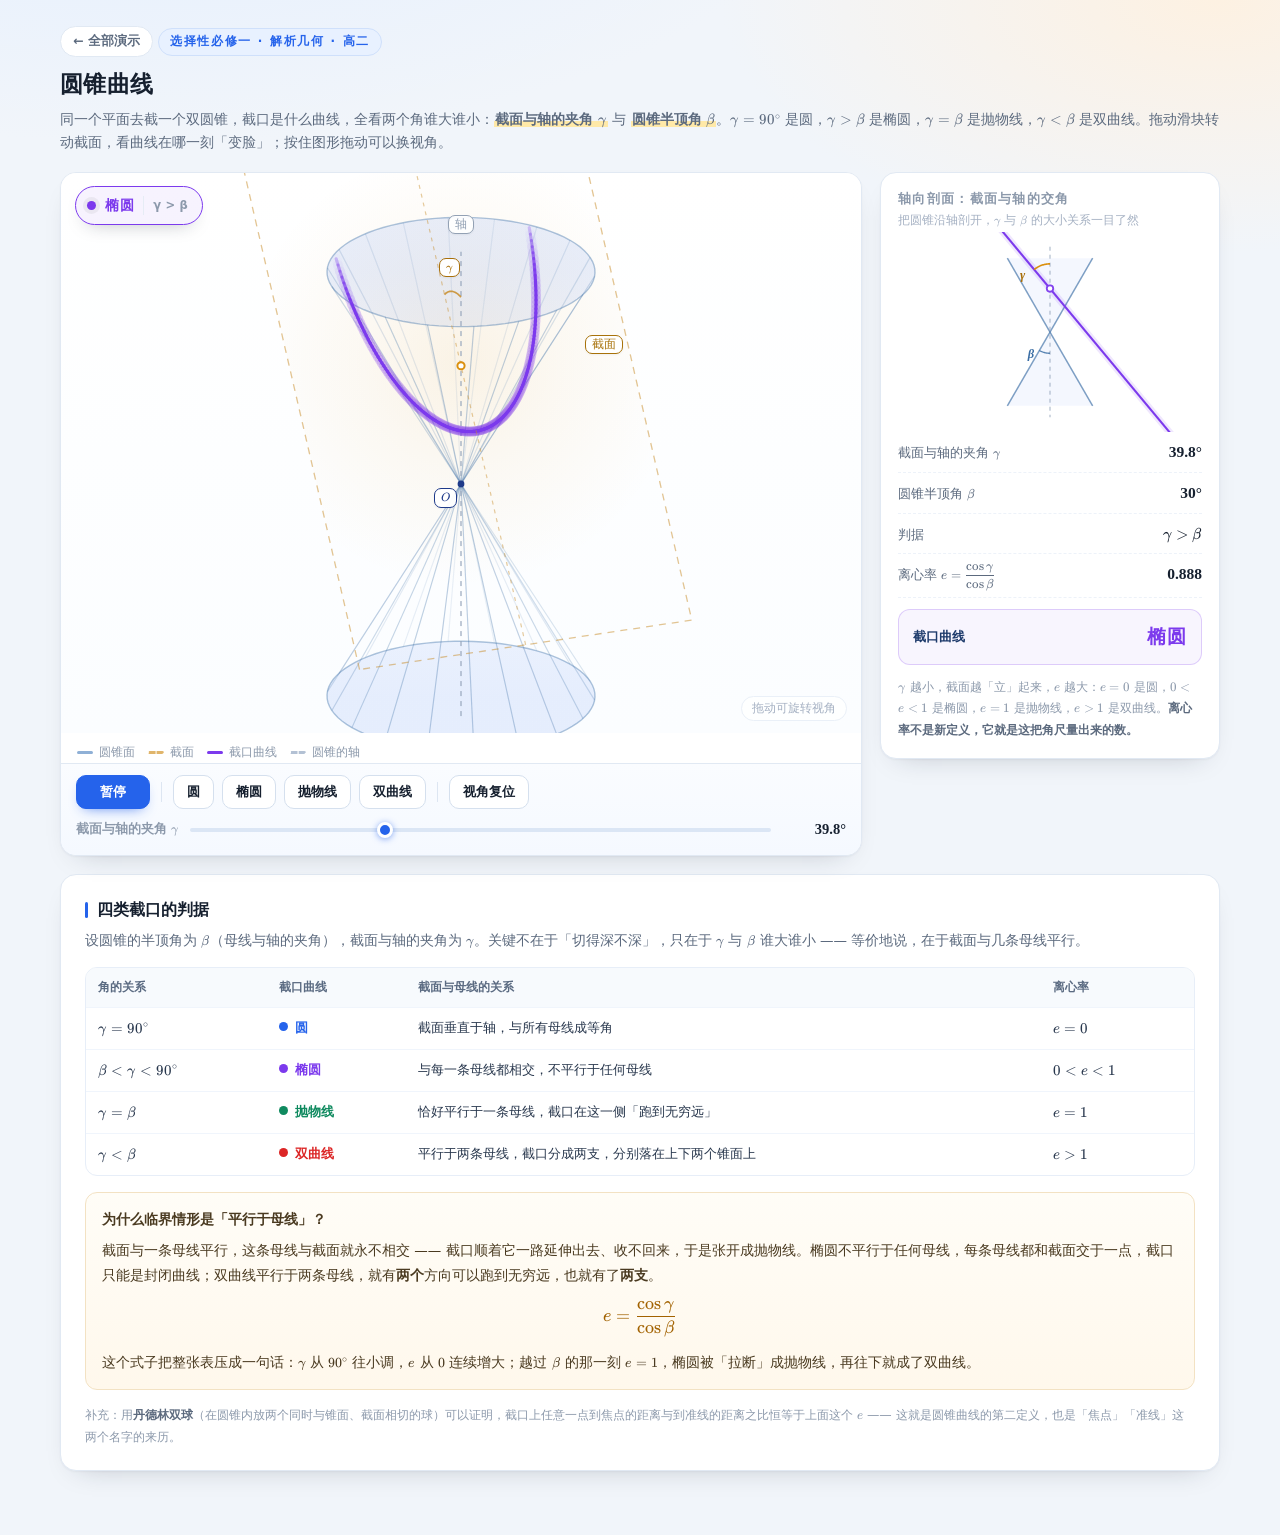
<file: demos/conic-sections/index.html>
<!DOCTYPE html>
<html lang="zh-CN">
<head>
<meta charset="utf-8" />
<meta name="viewport" content="width=device-width, initial-scale=1" />
<title>圆锥曲线 · 高中数学动态演示</title>
<link rel="icon" href="data:image/svg+xml,%3Csvg xmlns='http://www.w3.org/2000/svg' viewBox='0 0 32 32'%3E%3Crect width='32' height='32' rx='8' fill='%232563eb'/%3E%3Ctext x='16' y='23' font-size='19' font-family='Georgia,serif' font-style='italic' fill='%23fff' text-anchor='middle'%3Ef%3C/text%3E%3C/svg%3E" />
<meta name="description" content="用一个平面去截双圆锥：截面与轴的夹角 γ 大于、等于、小于圆锥半顶角 β 时，截口曲线依次是椭圆、抛物线、双曲线，γ=90° 时是圆。拖动滑块转动截面，看曲线在哪一刻变脸。" />
<link rel="stylesheet" href="../../assets/katex/katex.min.css" />
<script src="../../assets/katex/katex.min.js"></script>
<script src="../../assets/katex/auto-render.min.js"></script>
<style>
  :root{
    --bg:#f1f5fa; --card:#fff; --ink:#16202f; --ink2:#5c6a7e; --ink3:#8c99ab;
    --line:#e1e9f3; --blue:#2563eb; --amber:#d98a00; --green:#0f8a5f;
    --violet:#7c3aed; --red:#dc2626;
    --serif:"Cambria Math","Times New Roman",Georgia,serif;
  }
  *{box-sizing:border-box}
  html,body{margin:0;padding:0}
  body{
    background:
      radial-gradient(1100px 480px at 12% -10%, #e4efff 0%, rgba(228,239,255,0) 62%),
      radial-gradient(900px 460px at 95% 0%, #fdf1e2 0%, rgba(253,241,226,0) 55%),
      var(--bg);
    color:var(--ink);
    font-family:"Segoe UI","PingFang SC","Hiragino Sans GB","Microsoft YaHei",system-ui,-apple-system,sans-serif;
    -webkit-font-smoothing:antialiased; line-height:1.65;
  }
  .page{max-width:1200px;margin:0 auto;padding:26px 20px 64px}

  header{margin-bottom:18px}
  .back{
    display:inline-flex;align-items:center;gap:5px;margin-bottom:11px;
    font-size:12.5px;font-weight:600;color:var(--ink2);text-decoration:none;
    background:#fff;border:1px solid var(--line);border-radius:999px;padding:4px 12px;transition:.16s ease;
  }
  .back:hover{color:var(--blue);border-color:#a8c2e8;background:#f4f9ff;transform:translateY(-1px)}
  .eyebrow{
    display:inline-flex;align-items:center;gap:7px;font-size:12px;letter-spacing:.14em;
    color:var(--blue);background:#e8f1ff;border:1px solid #cfe0fb;border-radius:999px;
    padding:3px 11px;margin-bottom:10px;font-weight:600;
  }
  h1{font-size:23px;line-height:1.4;margin:0 0 8px;letter-spacing:.3px}
  .sub{margin:0;color:var(--ink2);font-size:14px}
  .katex{font-size:1.02em}
  p .katex,li .katex,td .katex{font-size:1.04em}
  .hl{background:linear-gradient(180deg,transparent 62%,#ffe9a8 62%);font-weight:600;padding:0 1px}

  .main{display:grid;grid-template-columns:minmax(0,1fr) 340px;gap:18px;margin-top:18px;align-items:start}
  .card{
    background:var(--card);border:1px solid var(--line);border-radius:16px;
    box-shadow:0 1px 2px rgba(22,32,47,.04), 0 12px 28px -18px rgba(22,32,47,.28);
  }
  .stage{position:relative;overflow:hidden}
  .canvas-wrap{position:relative}
  #cv{display:block;width:100%;height:560px;touch-action:none;cursor:grab}
  #cv:active{cursor:grabbing}

  .math-layer{position:absolute;inset:0;pointer-events:none;overflow:hidden}
  .mlabel{
    position:absolute;left:0;top:0;padding:1px 6px;border-radius:7px;
    background:rgba(255,255,255,.94);border:1px solid currentColor;
    font-size:12.4px;line-height:1.2;white-space:nowrap;
    box-shadow:0 1px 2px rgba(22,32,47,.05);
  }
  .mlabel .katex{font-size:1em}

  .badge{
    position:absolute;left:14px;top:13px;display:flex;align-items:center;gap:9px;
    padding:7px 14px 7px 11px;border-radius:999px;
    background:#fff;border:1.5px solid #ddd;color:#333;
    font-size:14px;font-weight:800;letter-spacing:.6px;
    box-shadow:0 8px 20px -12px rgba(22,32,47,.4);
    transition:color .18s ease,border-color .18s ease,background .18s ease;
    pointer-events:none;
  }
  .badge .dot{width:9px;height:9px;border-radius:50%;background:currentColor;box-shadow:0 0 0 4px rgba(0,0,0,.05)}
  .badge .cond{
    font-size:11.5px;font-weight:700;letter-spacing:.2px;color:var(--ink3);
    border-left:1px solid #e6ecf5;padding-left:9px;
  }
  .hint{
    position:absolute;right:14px;bottom:12px;font-size:11.5px;color:#a4b0c2;
    background:rgba(255,255,255,.86);border:1px solid #eaf0f8;border-radius:999px;padding:2px 10px;
    pointer-events:none;
  }

  .legend{display:flex;flex-wrap:wrap;gap:13px;padding:10px 16px 0;font-size:12px;color:var(--ink3)}
  .legend i{display:inline-block;width:16px;height:0;border-top-width:3px;border-top-style:solid;vertical-align:middle;margin-right:6px;border-radius:2px}

  .controls{
    display:flex;flex-direction:column;gap:9px;padding:11px 15px 13px;
    border-top:1px solid var(--line);background:linear-gradient(180deg,#fafcff,#f5f9ff);
  }
  .ctrl-row{display:flex;flex-wrap:wrap;align-items:center;gap:8px}
  .btn{
    font-family:inherit;font-size:13px;font-weight:600;color:var(--ink);
    background:#fff;border:1px solid #d5e0ee;border-radius:10px;
    padding:7px 13px;cursor:pointer;transition:.16s ease;white-space:nowrap;
  }
  .btn:hover{border-color:#a8c2e8;background:#f4f9ff;transform:translateY(-1px)}
  .btn:active{transform:translateY(0)}
  .btn.primary{background:var(--blue);border-color:var(--blue);color:#fff;box-shadow:0 6px 14px -8px rgba(37,99,235,.9);min-width:74px}
  .btn.primary:hover{background:#1d4ed8;border-color:#1d4ed8}
  .sep{width:1px;height:20px;background:#dde6f2;margin:0 3px}

  .slider-wrap{display:flex;align-items:center;gap:9px;flex:1 1 240px;min-width:200px}
  .slider-wrap .lab{font-size:12.5px;color:var(--ink3);font-weight:600;white-space:nowrap}
  .slider-wrap .val{font-family:var(--serif);font-size:14.5px;font-weight:700;color:var(--ink);min-width:64px;text-align:right}
  input[type=range]{
    -webkit-appearance:none;appearance:none;flex:1;height:4px;border-radius:3px;
    background:#dbe6f5;outline:none;cursor:pointer;
  }
  input[type=range]::-webkit-slider-thumb{
    -webkit-appearance:none;width:16px;height:16px;border-radius:50%;
    background:var(--blue);border:3px solid #fff;box-shadow:0 1px 6px rgba(37,99,235,.55);cursor:grab;
  }
  input[type=range]::-moz-range-thumb{
    width:14px;height:14px;border-radius:50%;background:var(--blue);
    border:3px solid #fff;box-shadow:0 1px 6px rgba(37,99,235,.55);cursor:grab;
  }

  .panel{padding:15px 17px 17px}
  .panel h3{margin:0 0 2px;font-size:13px;letter-spacing:.1em;color:var(--ink3);font-weight:700}
  .panel .cap{margin:0 0 2px;font-size:11.5px;color:#a4b0c2}
  #cvx{display:block;width:100%;height:200px}
  .metric{display:flex;justify-content:space-between;align-items:baseline;gap:10px;padding:7px 0;border-bottom:1px dashed #edf2f9}
  .metric:last-of-type{border-bottom:none}
  .m-label{font-size:12.6px;color:var(--ink2)}
  .m-val{font-family:var(--serif);font-size:15.5px;font-weight:700;white-space:nowrap}
  .total{
    margin-top:11px;padding:11px 14px;border-radius:12px;background:#f3f7fd;border:1px solid #e2ebf7;
    font-size:13px;font-weight:700;color:#1d3a6b;display:flex;justify-content:space-between;align-items:center;gap:8px;
    transition:.22s ease;
  }
  .total .num{font-size:19px;font-weight:800;letter-spacing:1px}
  .tip{margin:11px 0 0;font-size:12.4px;line-height:1.75;color:var(--ink3)}
  .tip b{color:var(--ink2)}

  .solution{margin-top:18px;padding:22px 24px 22px}
  .solution h2{font-size:16px;margin:0 0 4px;display:flex;align-items:center;gap:9px}
  .solution h2 .bar{width:3px;height:16px;border-radius:2px;background:var(--blue)}
  .solution .lead{margin:6px 0 16px;font-size:13.5px;color:var(--ink2)}

  .gtable{width:100%;border-collapse:separate;border-spacing:0;font-size:13.2px;color:#28374d;margin:2px 0 16px;
    border:1px solid #e7eef8;border-radius:12px;overflow:hidden}
  .gtable th,.gtable td{padding:9px 12px;text-align:left;border-bottom:1px solid #f0f5fc;vertical-align:middle}
  .gtable th{background:#f7fafd;font-size:12.2px;font-weight:700;color:#5b6b82;white-space:nowrap}
  .gtable tbody tr:last-child td{border-bottom:none}
  .gtable td.m{font-family:var(--serif);font-size:14px;white-space:nowrap}
  .gtable td.ty{font-weight:800;white-space:nowrap}
  .sw{display:inline-block;width:9px;height:9px;border-radius:50%;margin-right:7px;vertical-align:1px}

  .genkey{padding:14px 16px;border-radius:12px;background:linear-gradient(180deg,#fffdf7,#fff8ec);border:1px solid #f3e2c3}
  .genkey p{margin:0;font-size:13.5px;line-height:1.85;color:#4a3a20}
  .genkey p+p{margin-top:6px}
  .genkey .gform{font-family:var(--serif);font-size:17px;font-weight:700;color:#a26200;text-align:center;padding:6px 0 8px}

  @media (max-width: 940px){
    .main{grid-template-columns:1fr}
    #cv{height:430px}
    h1{font-size:20px}
    .page{padding:20px 14px 48px}
  }
</style>
</head>
<body>
<div class="page">

  <header>
    <a class="back" href="../../index.html">&larr; 全部演示</a>
    <div class="eyebrow">选择性必修一 · 解析几何 · 高二</div>
    <h1>圆锥曲线</h1>
    <p class="sub">同一个平面去截一个双圆锥，截口是什么曲线，全看两个角谁大谁小：<span class="hl">截面与轴的夹角 $\gamma$</span> 与 <span class="hl">圆锥半顶角 $\beta$</span>。$\gamma=90^{\circ}$ 是圆，$\gamma&gt;\beta$ 是椭圆，$\gamma=\beta$ 是抛物线，$\gamma&lt;\beta$ 是双曲线。拖动滑块转动截面，看曲线在哪一刻「变脸」；按住图形拖动可以换视角。</p>
  </header>

  <div class="main">
    <section class="card stage">
      <div class="canvas-wrap">
        <canvas id="cv"></canvas>
        <div class="math-layer" id="mlayer"></div>
        <div class="badge" id="badge"><span class="dot"></span><span id="badgeTxt">椭圆</span><span class="cond" id="badgeCond">γ &gt; β</span></div>
        <div class="hint">拖动可旋转视角</div>
      </div>
      <div class="legend">
        <span><i style="border-color:#8fb0d6"></i>圆锥面</span>
        <span><i style="border-color:#e0b56b;background:#fdf3e2;border-top-style:dashed"></i>截面</span>
        <span><i style="border-color:#7c3aed" id="lgCurve"></i>截口曲线</span>
        <span><i style="border-color:#b3c1d4;border-top-style:dashed"></i>圆锥的轴</span>
      </div>
      <div class="controls">
        <div class="ctrl-row">
          <button class="btn primary" id="play">暂停</button>
          <span class="sep"></span>
          <button class="btn" data-g="90">圆</button>
          <button class="btn" data-g="62">椭圆</button>
          <button class="btn" data-g="30">抛物线</button>
          <button class="btn" data-g="18">双曲线</button>
          <span class="sep"></span>
          <button class="btn" id="reset">视角复位</button>
        </div>
        <div class="ctrl-row">
          <div class="slider-wrap">
            <span class="lab">截面与轴的夹角 $\gamma$</span>
            <input type="range" id="slider" min="15" max="90" step="0.1" value="62" />
            <span class="val" id="gRead">62.0&deg;</span>
          </div>
        </div>
      </div>
    </section>

    <aside class="card panel">
      <h3>轴向剖面：截面与轴的交角</h3>
      <p class="cap">把圆锥沿轴剖开，$\gamma$ 与 $\beta$ 的大小关系一目了然</p>
      <canvas id="cvx"></canvas>
      <div class="metric"><span class="m-label">截面与轴的夹角 $\gamma$</span><span class="m-val" id="vG">62.0°</span></div>
      <div class="metric"><span class="m-label">圆锥半顶角 $\beta$</span><span class="m-val">30°</span></div>
      <div class="metric"><span class="m-label">判据</span><span class="m-val" id="vCmp"></span></div>
      <div class="metric"><span class="m-label">离心率 $e=\dfrac{\cos\gamma}{\cos\beta}$</span><span class="m-val" id="vE">0.542</span></div>
      <div class="total" id="vTotal"><span>截口曲线</span><span class="num" id="vType">椭圆</span></div>
      <p class="tip">$\gamma$ 越小，截面越「立」起来，$e$ 越大：$e=0$ 是圆，$0&lt;e&lt;1$ 是椭圆，$e=1$ 是抛物线，$e&gt;1$ 是双曲线。<b>离心率不是新定义，它就是这把角尺量出来的数。</b></p>
    </aside>
  </div>

  <section class="card solution">
    <h2><span class="bar"></span>四类截口的判据</h2>
    <p class="lead">设圆锥的半顶角为 $\beta$（母线与轴的夹角），截面与轴的夹角为 $\gamma$。关键不在于「切得深不深」，只在于 $\gamma$ 与 $\beta$ 谁大谁小 —— 等价地说，在于截面与几条母线平行。</p>

    <table class="gtable">
      <thead>
        <tr><th>角的关系</th><th>截口曲线</th><th>截面与母线的关系</th><th>离心率</th></tr>
      </thead>
      <tbody>
        <tr>
          <td class="m">$\gamma=90^{\circ}$</td>
          <td class="ty" style="color:#2563eb"><span class="sw" style="background:#2563eb"></span>圆</td>
          <td>截面垂直于轴，与所有母线成等角</td>
          <td class="m">$e=0$</td>
        </tr>
        <tr>
          <td class="m">$\beta&lt;\gamma&lt;90^{\circ}$</td>
          <td class="ty" style="color:#7c3aed"><span class="sw" style="background:#7c3aed"></span>椭圆</td>
          <td>与每一条母线都相交，不平行于任何母线</td>
          <td class="m">$0&lt;e&lt;1$</td>
        </tr>
        <tr>
          <td class="m">$\gamma=\beta$</td>
          <td class="ty" style="color:#0f8a5f"><span class="sw" style="background:#0f8a5f"></span>抛物线</td>
          <td>恰好平行于一条母线，截口在这一侧「跑到无穷远」</td>
          <td class="m">$e=1$</td>
        </tr>
        <tr>
          <td class="m">$\gamma&lt;\beta$</td>
          <td class="ty" style="color:#dc2626"><span class="sw" style="background:#dc2626"></span>双曲线</td>
          <td>平行于两条母线，截口分成两支，分别落在上下两个锥面上</td>
          <td class="m">$e&gt;1$</td>
        </tr>
      </tbody>
    </table>

    <div class="genkey">
      <p><b>为什么临界情形是「平行于母线」？</b></p>
      <p>截面与一条母线平行，这条母线与截面就永不相交 —— 截口顺着它一路延伸出去、收不回来，于是张开成抛物线。椭圆不平行于任何母线，每条母线都和截面交于一点，截口只能是封闭曲线；双曲线平行于两条母线，就有<b>两个</b>方向可以跑到无穷远，也就有了<b>两支</b>。</p>
      <p class="gform">$e=\dfrac{\cos\gamma}{\cos\beta}$</p>
      <p>这个式子把整张表压成一句话：$\gamma$ 从 $90^{\circ}$ 往小调，$e$ 从 $0$ 连续增大；越过 $\beta$ 的那一刻 $e=1$，椭圆被「拉断」成抛物线，再往下就成了双曲线。</p>
    </div>

    <p class="tip" style="margin-top:14px">补充：用<b>丹德林双球</b>（在圆锥内放两个同时与锥面、截面相切的球）可以证明，截口上任意一点到焦点的距离与到准线的距离之比恒等于上面这个 $e$ —— 这就是圆锥曲线的第二定义，也是「焦点」「准线」这两个名字的来历。</p>
  </section>
</div>

<script>
(function(){
  "use strict";

  var DEG = Math.PI / 180;

  /* ---------- 几何常量 ---------- */
  var BETA  = 30 * DEG;         // 圆锥半顶角 β
  var TB    = Math.tan(BETA);
  var YC    = 3.15;             // 锥面画到 |y| = YC
  var RC    = YC * TB;          // 底面半径
  var LW    = 4.0;              // 截面方片沿「竖直」方向的半边长
  var L2    = 2.4;              // 截面方片沿「水平」方向的半边长
  var G_MIN = 15, G_MAX = 90, B_DEG = 30;

  var HOME = { A: -0.62, E: 0.42 };
  /* 截面的方位角：先正对镜头，再侧开 20°，否则方片的边会正好落在屏幕的竖直/水平方向上 */
  var PA   = HOME.A + 0.35;
  var UX   = Math.sin(PA), UZ = Math.cos(PA);

  var COL  = { circle:'#2563eb', ellipse:'#7c3aed', parabola:'#0f8a5f', hyperbola:'#dc2626' };
  var NAME = { circle:'圆', ellipse:'椭圆', parabola:'抛物线', hyperbola:'双曲线' };
  var COND = { circle:'γ = 90°', ellipse:'γ > β', parabola:'γ = β', hyperbola:'γ < β' };

  var cv  = document.getElementById('cv');
  var ctx = cv.getContext('2d');
  var cvx = document.getElementById('cvx');

  var state = { g: 62, playing: true, dir: -1, speed: 15, dwell: 0 };
  var cam   = { A: HOME.A, E: HOME.E, ca:1, sa:0, ce:1, se:0 };

  var W = 0, H = 0, S = 70, cx = 0, cy = 0;

  if (window.renderMathInElement){
    renderMathInElement(document.body, {
      delimiters: [ { left:'$$', right:'$$', display:true }, { left:'$', right:'$', display:false } ],
      ignoredTags: ['script','noscript','style','textarea','pre','code','option'],
      throwOnError: false, strict: false
    });
  }

  /* ---------- 相机 ---------- */
  function camUpd(){
    cam.ca = Math.cos(cam.A); cam.sa = Math.sin(cam.A);
    cam.ce = Math.cos(cam.E); cam.se = Math.sin(cam.E);
  }
  function proj(x, y, z){
    var sx =  x * cam.ca - z * cam.sa;
    var sy = -x * cam.se * cam.sa + y * cam.ce - z * cam.se * cam.ca;
    var dp =  x * cam.sa * cam.ce + y * cam.se + z * cam.ca * cam.ce;
    return [ cx + sx * S, cy - sy * S, dp ];
  }

  /* 截面与轴的交点高度：γ 大时高一些，γ 小时向锥顶收拢，两支才都看得清 */
  function h0(g){
    var u = (g - G_MIN) / 30;
    if (u < 0) u = 0; if (u > 1) u = 1;
    return 0.95 + 0.95 * Math.pow(u, 0.85);
  }

  /* 截面的两个面内方向：w 在「轴—镜头」竖直面内，与轴成 γ 角；w2 与之垂直 */
  function frame(gD){
    var g = gD * DEG, sg = Math.sin(g), cg = Math.cos(g);
    return {
      sg: sg, cg: cg, h: h0(gD),
      w:  [ -sg * UX, cg, -sg * UZ ],
      w2: [ UZ, 0, -UX ]
    };
  }

  function typeOf(g){
    if (g > 89.3) return 'circle';
    if (Math.abs(g - B_DEG) < 0.45) return 'parabola';
    return g > B_DEG ? 'ellipse' : 'hyperbola';
  }

  function resize(){
    var r = cv.getBoundingClientRect();
    if (r.width < 10 || r.height < 10) return;
    var dpr = Math.min(window.devicePixelRatio || 1, 2);
    cv.width  = Math.round(r.width  * dpr);
    cv.height = Math.round(r.height * dpr);
    ctx.setTransform(dpr, 0, 0, dpr, 0, 0);
    W = r.width; H = r.height;
    var k = W / 8.0;
    if (H / 7.6 < k) k = H / 7.6;
    S = k;
    cx = W * 0.5;
    cy = H * 0.5 + 0.42 * S;
  }

  /* ---------- 标签（HTML 浮层 + KaTeX） ---------- */
  var mlayer = document.getElementById('mlayer');
  var pool = [], used = 0, texCache = {}, szCache = {};

  function texHTML(tex){
    var c = texCache[tex];
    if (c) return c;
    var h;
    try { h = katex.renderToString(tex, { output:'html', throwOnError:false, displayMode:false, strict:false }); }
    catch (e){ h = '<span>' + tex + '</span>'; }
    texCache[tex] = h; return h;
  }
  function tag(px, py, tex, color){
    var el = pool[used];
    if (!el){ el = document.createElement('div'); el.className = 'mlabel'; mlayer.appendChild(el); pool[used] = el; }
    used++;
    if (el.__tex !== tex){ el.innerHTML = texHTML(tex); el.__tex = tex; }
    el.style.color = color; el.style.display = '';
    var sz = szCache[tex];
    if (!sz || !sz.w){ sz = { w: el.offsetWidth, h: el.offsetHeight }; if (sz.w) szCache[tex] = sz; }
    var x = px - sz.w / 2, y = py - sz.h / 2;
    x = Math.max(5, Math.min(W - sz.w - 5, x));
    y = Math.max(5, Math.min(H - sz.h - 5, y));
    el.style.left = x + 'px'; el.style.top = y + 'px';
  }
  function tagEnd(){ for (var i = used; i < pool.length; i++) pool[i].style.display = 'none'; used = 0; }
  /* 出界就不标，免得被夹到画布边缘 */
  function tagIf(px, py, tex, color){
    if (px < 14 || px > W - 14 || py < 14 || py > H - 14) return;
    tag(px, py, tex, color);
  }

  function rgba(hex, a){
    var n = parseInt(hex.slice(1), 16);
    return 'rgba(' + (n >> 16 & 255) + ',' + (n >> 8 & 255) + ',' + (n & 255) + ',' + a.toFixed(3) + ')';
  }

  /* ---------- 圆锥 ---------- */
  function drawCone(){
    var N = 88, i, t, p, s, sgn;

    var gTop = proj(0,  YC, 0), gBot = proj(0, -YC, 0);
    var lg = ctx.createLinearGradient(gBot[0], gBot[1], gTop[0], gTop[1]);
    lg.addColorStop(0,   'rgba(37,99,235,0.10)');
    lg.addColorStop(0.5, 'rgba(37,99,235,0.025)');
    lg.addColorStop(1,   'rgba(37,99,235,0.10)');

    for (s = 0; s < 2; s++){
      sgn = s === 0 ? 1 : -1;
      var apex = proj(0, 0, 0);
      ctx.beginPath();
      ctx.moveTo(apex[0], apex[1]);
      for (i = 0; i <= N; i++){
        t = i / N * 2 * Math.PI;
        p = proj(RC * Math.cos(t), sgn * YC, RC * Math.sin(t));
        ctx.lineTo(p[0], p[1]);
      }
      ctx.closePath();
      ctx.fillStyle = lg; ctx.fill();
    }

    /* 母线：朝向镜头的实一些 */
    var NG = 18;
    for (i = 0; i < NG; i++){
      t = i / NG * 2 * Math.PI;
      var fr = 0.5 + 0.5 * Math.sin(t + cam.A);
      var al = 0.10 + 0.24 * fr;
      var a0 = proj(0, 0, 0);
      for (s = 0; s < 2; s++){
        sgn = s === 0 ? 1 : -1;
        var a1 = proj(RC * Math.cos(t), sgn * YC, RC * Math.sin(t));
        ctx.beginPath(); ctx.moveTo(a0[0], a0[1]); ctx.lineTo(a1[0], a1[1]);
        ctx.strokeStyle = 'rgba(59,110,165,' + al.toFixed(3) + ')';
        ctx.lineWidth = 1.15; ctx.stroke();
      }
    }

    for (s = 0; s < 2; s++){
      sgn = s === 0 ? 1 : -1;
      ctx.beginPath();
      for (i = 0; i <= N; i++){
        t = i / N * 2 * Math.PI;
        p = proj(RC * Math.cos(t), sgn * YC, RC * Math.sin(t));
        if (i === 0) ctx.moveTo(p[0], p[1]); else ctx.lineTo(p[0], p[1]);
      }
      ctx.strokeStyle = 'rgba(59,110,165,0.40)'; ctx.lineWidth = 1.4; ctx.stroke();
    }
  }

  function drawAxis(){
    var a = proj(0, -YC - 0.3, 0), b = proj(0, YC + 0.3, 0);
    ctx.save();
    ctx.setLineDash([5, 5]);
    ctx.beginPath(); ctx.moveTo(a[0], a[1]); ctx.lineTo(b[0], b[1]);
    ctx.strokeStyle = 'rgba(150,166,188,0.9)'; ctx.lineWidth = 1.3; ctx.stroke();
    ctx.restore();
  }

  /* ---------- 截面方片 ---------- */
  function corners(fr){
    var q = [[-1,-1],[1,-1],[1,1],[-1,1]], out = [], i;
    for (i = 0; i < 4; i++){
      var a = q[i][0] * LW, b = q[i][1] * L2;
      out.push([ a * fr.w[0] + b * fr.w2[0],
                 fr.h + a * fr.w[1] + b * fr.w2[1],
                 a * fr.w[2] + b * fr.w2[2] ]);
    }
    return out;
  }

  function drawPlaneFill(fr){
    var c = corners(fr), i, p, pc = proj(0, fr.h, 0);
    ctx.beginPath();
    for (i = 0; i < 4; i++){
      p = proj(c[i][0], c[i][1], c[i][2]);
      if (i === 0) ctx.moveTo(p[0], p[1]); else ctx.lineTo(p[0], p[1]);
    }
    ctx.closePath();
    /* 越靠近曲线越浓、向四面淡出，方片再大也不会糊住整幅图 */
    var g = ctx.createRadialGradient(pc[0], pc[1], 0, pc[0], pc[1], S * 3.0);
    g.addColorStop(0,   'rgba(217,138,0,0.10)');
    g.addColorStop(0.45,'rgba(217,138,0,0.05)');
    g.addColorStop(1,   'rgba(217,138,0,0)');
    ctx.fillStyle = g; ctx.fill();
  }

  function drawPlaneEdge(fr){
    var c = corners(fr), i, p;
    ctx.save();
    ctx.setLineDash([7, 6]);
    ctx.beginPath();
    for (i = 0; i < 5; i++){
      p = proj(c[i % 4][0], c[i % 4][1], c[i % 4][2]);
      if (i === 0) ctx.moveTo(p[0], p[1]); else ctx.lineTo(p[0], p[1]);
    }
    ctx.strokeStyle = 'rgba(200,140,40,0.5)'; ctx.lineWidth = 1.3; ctx.stroke();

    /* 截面在轴向剖面里的迹线（过轴的那个方向） */
    var p1 = proj(-LW * fr.w[0], fr.h - LW * fr.w[1], -LW * fr.w[2]);
    var p2 = proj( LW * fr.w[0], fr.h + LW * fr.w[1],  LW * fr.w[2]);
    ctx.setLineDash([4, 5]);
    ctx.beginPath(); ctx.moveTo(p1[0], p1[1]); ctx.lineTo(p2[0], p2[1]);
    ctx.strokeStyle = 'rgba(200,140,40,0.45)'; ctx.lineWidth = 1.2; ctx.stroke();
    ctx.restore();
  }

  /* ---------- 截口曲线 ----------
     圆锥上的点写成 P(t) = (y·tanβ·cos t, y, y·tanβ·sin t)，
     代入平面方程 n·(P − P₀) = 0 解出
        y(t) = h·sinγ / (tanβ·cosγ·sin(t+ψ) + sinγ)
     分母为零时点跑到无穷远 —— 抛物线有一个零点，双曲线有两个。 */
  function drawCurve(gD, col, fr){
    var N = 260, i, pts = [];

    for (i = 0; i <= N; i++){
      var t = i / N * 2 * Math.PI;
      var den = TB * fr.cg * Math.sin(t + PA) + fr.sg;
      var y, ok = Math.abs(den) > 2e-3;
      if (ok){
        y = fr.h * fr.sg / den;
        if (Math.abs(y) > YC * 1.3) ok = false;
      }
      if (!ok){ pts.push(null); continue; }
      var r = y * TB;
      var x = r * Math.cos(t), z = r * Math.sin(t);
      var a = (x) * fr.w[0] + (y - fr.h) * fr.w[1] + (z) * fr.w[2];
      var b = (x) * fr.w2[0] + (z) * fr.w2[2];
      var al = Math.min(1,
        (YC - Math.abs(y)) / 0.55,
        (LW - Math.abs(a)) / 0.30,
        (L2 - Math.abs(b)) / 0.30);
      pts.push({ x:x, y:y, z:z, al: Math.max(0, al) });
    }

    var segs = [];
    for (i = 1; i < pts.length; i++){
      if (pts[i] && pts[i-1]) segs.push([pts[i-1], pts[i], Math.min(pts[i].al, pts[i-1].al)]);
    }

    var j, s, A, B, al2;
    ctx.lineCap = 'round';
    for (j = 0; j < segs.length; j++){
      s = segs[j]; if (s[2] < 0.05) continue;
      A = proj(s[0].x, s[0].y, s[0].z); B = proj(s[1].x, s[1].y, s[1].z);
      ctx.beginPath(); ctx.moveTo(A[0], A[1]); ctx.lineTo(B[0], B[1]);
      ctx.strokeStyle = rgba(col, 0.14 * s[2]); ctx.lineWidth = 10; ctx.stroke();
    }
    for (j = 0; j < segs.length; j++){
      s = segs[j]; al2 = s[2]; if (al2 < 0.03) continue;
      A = proj(s[0].x, s[0].y, s[0].z); B = proj(s[1].x, s[1].y, s[1].z);
      ctx.beginPath(); ctx.moveTo(A[0], A[1]); ctx.lineTo(B[0], B[1]);
      ctx.strokeStyle = rgba(col, 0.22 + 0.78 * al2); ctx.lineWidth = 3.1; ctx.stroke();
    }
    ctx.lineCap = 'butt';
  }

  /* ---------- 顶点、角标、文字 ---------- */
  function drawMarks(gD, col, fr){
    var O = proj(0, 0, 0);
    ctx.beginPath(); ctx.arc(O[0], O[1], 3.4, 0, Math.PI * 2);
    ctx.fillStyle = '#1e3a8a'; ctx.fill();

    var P0 = proj(0, fr.h, 0);
    ctx.beginPath(); ctx.arc(P0[0], P0[1], 3.6, 0, Math.PI * 2);
    ctx.fillStyle = '#fff'; ctx.fill();
    ctx.lineWidth = 2; ctx.strokeStyle = 'rgba(217,138,0,0.95)'; ctx.stroke();

    /* γ 角：在截面内由轴方向转到截面方向 */
    var R = 1.02, i, phi, p, first = true;
    ctx.beginPath();
    for (i = 0; i <= 26; i++){
      phi = (gD * DEG) * i / 26;
      p = proj(-R * Math.sin(phi) * UX, fr.h + R * Math.cos(phi), -R * Math.sin(phi) * UZ);
      if (first){ ctx.moveTo(p[0], p[1]); first = false; } else ctx.lineTo(p[0], p[1]);
    }
    ctx.strokeStyle = 'rgba(200,140,40,0.85)'; ctx.lineWidth = 1.7; ctx.stroke();

    var hg = gD * DEG / 2;
    var mp = proj(-R * 1.32 * Math.sin(hg) * UX, fr.h + R * 1.32 * Math.cos(hg), -R * 1.32 * Math.sin(hg) * UZ);
    tag(mp[0], mp[1], '\\gamma', '#a86f0a');

    var tp = proj(0, YC + 0.7, 0);
    tag(tp[0], tp[1], '\\text{轴}', '#93a1b4');
    tag(O[0] - 16, O[1] + 14, 'O', '#1e3a8a');

    /* 「截面」标在方片四条边中点里第一个落在画布内的 */
    var edge = [[LW, 0], [0, L2], [-LW, 0], [0, -L2]], e, cp;
    for (i = 0; i < 4; i++){
      e = edge[i];
      cp = proj(e[0] * 0.86 * fr.w[0] + e[1] * 0.86 * fr.w2[0],
                fr.h + e[0] * 0.86 * fr.w[1] + e[1] * 0.86 * fr.w2[1],
                e[0] * 0.86 * fr.w[2] + e[1] * 0.86 * fr.w2[2]);
      if (cp[0] > 26 && cp[0] < W - 26 && cp[1] > 20 && cp[1] < H - 20){
        tag(cp[0], cp[1], '\\text{截面}', '#a8720a');
        break;
      }
    }

    /* 抛物线：把那条与截面平行的母线单独描出来 */
    if (typeOf(gD) === 'parabola'){
      var tt = -Math.PI / 2 - PA;
      var e1 = proj(RC * Math.cos(tt), YC, RC * Math.sin(tt));
      var e2 = proj(-RC * Math.cos(tt), -YC, -RC * Math.sin(tt));
      ctx.save();
      ctx.setLineDash([6, 5]);
      ctx.beginPath(); ctx.moveTo(e1[0], e1[1]); ctx.lineTo(e2[0], e2[1]);
      ctx.strokeStyle = 'rgba(15,138,95,0.95)'; ctx.lineWidth = 2.1; ctx.stroke();
      ctx.restore();
      var lm = [(O[0] + e2[0]) / 2, (O[1] + e2[1]) / 2];
      tagIf(lm[0] + (e2[0] > O[0] ? 34 : -34), lm[1], '\\text{母线}', '#0f8a5f');
    }
  }

  function draw(){
    ctx.clearRect(0, 0, W, H);
    var gd = ctx.createLinearGradient(0, 0, 0, H);
    gd.addColorStop(0, '#ffffff'); gd.addColorStop(1, '#fbfdff');
    ctx.fillStyle = gd; ctx.fillRect(0, 0, W, H);

    var g = state.g, col = COL[typeOf(g)], fr = frame(g);

    drawPlaneFill(fr);
    drawCone();
    drawAxis();
    drawCurve(g, col, fr);
    drawPlaneEdge(fr);
    drawMarks(g, col, fr);
    tagEnd();
  }

  /* ---------- 轴向剖面小图 ---------- */
  function drawAxial(){
    var r = cvx.getBoundingClientRect();
    if (r.width < 10) return;
    var dpr = Math.min(window.devicePixelRatio || 1, 2);
    cvx.width = Math.round(r.width * dpr);
    cvx.height = Math.round(r.height * dpr);
    var c = cvx.getContext('2d');
    c.setTransform(dpr, 0, 0, dpr, 0, 0);
    var W2 = r.width, H2 = r.height;
    c.clearRect(0, 0, W2, H2);

    var g = state.g, gr = g * DEG, col = COL[typeOf(g)], Hh = h0(g);
    var s2 = Math.min((H2 - 22) / 7.2, (W2 - 16) / 4.4);
    var ax = W2 * 0.5, ay = H2 * 0.5;
    function PX(x, y){ return [ax + x * s2, ay - y * s2]; }

    var L = 3.45, k, p, i, phi, t0, t1;
    var dirs = [[1,1],[-1,1],[1,-1],[-1,-1]];

    /* 两个锥面（剖面里的两片三角形） */
    for (k = 0; k < 2; k++){
      var sy = k === 0 ? 1 : -1;
      var pl = PX(-Math.sin(BETA) * L, sy * Math.cos(BETA) * L);
      var pr = PX( Math.sin(BETA) * L, sy * Math.cos(BETA) * L);
      c.beginPath(); c.moveTo(ax, ay); c.lineTo(pl[0], pl[1]); c.lineTo(pr[0], pr[1]); c.closePath();
      c.fillStyle = 'rgba(37,99,235,0.05)'; c.fill();
    }
    for (k = 0; k < 4; k++){
      p = PX(dirs[k][0] * Math.sin(BETA) * L, dirs[k][1] * Math.cos(BETA) * L);
      c.beginPath(); c.moveTo(ax, ay); c.lineTo(p[0], p[1]);
      c.strokeStyle = 'rgba(59,110,165,0.65)'; c.lineWidth = 1.5; c.stroke();
    }

    c.save(); c.setLineDash([4, 4]);
    c.beginPath(); c.moveTo(ax, ay - L * s2); c.lineTo(ax, ay + L * s2);
    c.strokeStyle = 'rgba(150,166,188,0.75)'; c.lineWidth = 1.2; c.stroke();
    c.restore();

    /* 截面：过 (0,h0)，与轴成 γ 角 */
    var dx = -Math.sin(gr), dy = Math.cos(gr), K = 8;
    var q1 = PX(dx * K, Hh + dy * K), q2 = PX(-dx * K, Hh - dy * K);
    c.beginPath(); c.moveTo(q1[0], q1[1]); c.lineTo(q2[0], q2[1]);
    c.strokeStyle = rgba(col, 0.12); c.lineWidth = 7; c.stroke();
    c.beginPath(); c.moveTo(q1[0], q1[1]); c.lineTo(q2[0], q2[1]);
    c.strokeStyle = col; c.lineWidth = 2.1; c.stroke();

    /* 交点 */
    var P0 = PX(0, Hh);
    c.beginPath(); c.arc(P0[0], P0[1], 3.2, 0, Math.PI * 2);
    c.fillStyle = '#fff'; c.fill();
    c.lineWidth = 1.8; c.strokeStyle = rgba(col, 0.95); c.stroke();

    c.font = 'italic 700 12.5px "Cambria Math",Georgia,serif';
    c.textAlign = 'center'; c.textBaseline = 'middle';

    /* β 角弧：画在下半锥（上半锥的右侧被截面线挤得很窄），从轴向下转到左下母线 */
    var r1 = 0.86;
    c.beginPath();
    for (i = 0; i <= 16; i++){
      phi = BETA * i / 16;
      t0 = PX(-r1 * Math.sin(phi), -r1 * Math.cos(phi));
      if (i === 0) c.moveTo(t0[0], t0[1]); else c.lineTo(t0[0], t0[1]);
    }
    c.strokeStyle = 'rgba(59,110,165,0.85)'; c.lineWidth = 1.4; c.stroke();
    t1 = PX(-r1 * 1.38 * Math.sin(BETA * 1.35), -r1 * 1.38 * Math.cos(BETA * 1.35));
    c.fillStyle = '#3b6ea5'; c.fillText('β', t1[0], t1[1]);

    /* γ 角弧：截面与轴的交点处，从轴向转到截面线 */
    var r2 = 1.0;
    c.beginPath();
    for (i = 0; i <= 24; i++){
      phi = gr * i / 24;
      t0 = PX(-r2 * Math.sin(phi), Hh + r2 * Math.cos(phi));
      if (i === 0) c.moveTo(t0[0], t0[1]); else c.lineTo(t0[0], t0[1]);
    }
    c.strokeStyle = 'rgba(217,138,0,0.95)'; c.lineWidth = 1.6; c.stroke();
    /* 标签放到截面线的另一侧，才不会压在线上 */
    phi = gr + 26 * DEG;
    if (phi > 2.3) phi = 2.3;
    t1 = PX(-r2 * 1.22 * Math.sin(phi), Hh + r2 * 1.22 * Math.cos(phi));
    c.fillStyle = '#a86f0a'; c.fillText('γ', t1[0], t1[1]);
  }

  /* ---------- 面板 ---------- */
  var badge = document.getElementById('badge');
  var badgeTxt = document.getElementById('badgeTxt');
  var badgeCond = document.getElementById('badgeCond');
  var lgCurve = document.getElementById('lgCurve');
  var els = {
    play: document.getElementById('play'),
    slider: document.getElementById('slider'),
    gRead: document.getElementById('gRead'),
    vG: document.getElementById('vG'),
    vCmp: document.getElementById('vCmp'),
    vE: document.getElementById('vE'),
    vTotal: document.getElementById('vTotal'),
    vType: document.getElementById('vType')
  };

  var uiKey = '';
  function updateUI(){
    var g = state.g, ty = typeOf(g), col = COL[ty];
    var key = ty + '|' + g.toFixed(1);
    if (key === uiKey) return;
    uiKey = key;

    badge.style.color = col;
    badge.style.borderColor = col;
    badge.style.background = rgba(col, 0.06);
    badgeTxt.textContent = NAME[ty];
    badgeCond.textContent = COND[ty];
    lgCurve.style.borderColor = col;

    els.gRead.innerHTML = g.toFixed(1) + '&deg;';
    els.vG.textContent = g.toFixed(1) + '°';
    els.vType.textContent = NAME[ty];
    els.vType.style.color = col;
    els.vTotal.style.background = rgba(col, 0.05);
    els.vTotal.style.borderColor = rgba(col, 0.22);
    els.vE.textContent = (Math.cos(g * DEG) / Math.cos(BETA)).toFixed(3);

    var cmp = ty === 'circle' ? '\\gamma=90^{\\circ}' : (ty === 'parabola' ? '\\gamma=\\beta' : (g > B_DEG ? '\\gamma>\\beta' : '\\gamma<\\beta'));
    if (els.vCmp.__tex !== cmp){ els.vCmp.__tex = cmp; els.vCmp.innerHTML = texHTML(cmp); }

    if (document.activeElement !== els.slider) els.slider.value = g;
  }

  /* ---------- 动画 ---------- */
  var last = performance.now();
  function loop(now){
    var dt = Math.min(0.05, (now - last) / 1000);
    if (!isFinite(dt) || dt < 0) dt = 0.016;
    last = now;

    if (state.playing){
      if (state.dwell > 0){ state.dwell -= dt; if (state.dwell < 0) state.dwell = 0; }
      else {
        var prev = state.g, na = prev + state.dir * state.speed * dt;
        if (na >= G_MAX){ na = G_MAX; state.dir = -1; }
        if (na <= G_MIN){ na = G_MIN; state.dir = 1; }
        if ((prev < B_DEG && na >= B_DEG) || (prev > B_DEG && na <= B_DEG)){ na = B_DEG; state.dwell = 1.7; }
        state.g = na;
      }
    }

    draw();
    drawAxial();
    updateUI();
    requestAnimationFrame(loop);
  }

  /* ---------- 交互 ---------- */
  function setPlaying(v){ state.playing = v; els.play.textContent = v ? '暂停' : '播放'; }

  function jumpTo(g){
    state.g = Math.max(G_MIN, Math.min(G_MAX, g));
    state.dwell = 0;
    setPlaying(false);
    els.slider.value = state.g;
    uiKey = '';
  }

  els.play.addEventListener('click', function(){
    if (state.playing){ setPlaying(false); return; }
    if (state.g >= G_MAX - 1e-9) state.dir = -1;
    if (state.g <= G_MIN + 1e-9) state.dir = 1;
    setPlaying(true);
  });

  var btns = document.querySelectorAll('.btn[data-g]');
  for (var i = 0; i < btns.length; i++){
    btns[i].addEventListener('click', function(){ jumpTo(parseFloat(this.getAttribute('data-g'))); });
  }

  document.getElementById('reset').addEventListener('click', function(){
    cam.A = HOME.A; cam.E = HOME.E; camUpd();
  });

  els.slider.addEventListener('input', function(){
    state.g = parseFloat(els.slider.value);
    state.dwell = 0;
    setPlaying(false);
    uiKey = '';
  });

  var drag = null;
  cv.addEventListener('pointerdown', function(e){
    drag = { x: e.clientX, y: e.clientY, A: cam.A, E: cam.E };
    cv.setPointerCapture(e.pointerId);
  });
  cv.addEventListener('pointermove', function(e){
    if (!drag) return;
    cam.A = drag.A + (e.clientX - drag.x) * 0.007;
    cam.E = Math.max(0.04, Math.min(1.2, drag.E - (e.clientY - drag.y) * 0.005));
    camUpd();
  });
  cv.addEventListener('pointerup', function(e){ drag = null; try { cv.releasePointerCapture(e.pointerId); } catch (err){} });
  cv.addEventListener('pointercancel', function(){ drag = null; });

  window.addEventListener('keydown', function(e){
    if (e.metaKey || e.ctrlKey || e.altKey) return;
    var tg = e.target;
    if (tg && /^(INPUT|TEXTAREA|SELECT)$/.test(tg.tagName)) return;
    if (e.key === 'ArrowLeft'){ jumpTo(state.g - 2); e.preventDefault(); }
    if (e.key === 'ArrowRight'){ jumpTo(state.g + 2); e.preventDefault(); }
  });

  window.addEventListener('resize', function(){ resize(); });
  if (window.ResizeObserver) new ResizeObserver(function(){ resize(); }).observe(cv);
  if (document.fonts && document.fonts.ready) document.fonts.ready.then(function(){ szCache = {}; });

  camUpd();
  resize();
  requestAnimationFrame(loop);
})();
</script>
<script>
  window.addEventListener('load', function(){
    if (window.katex && window.renderMathInElement) return;
    var w = document.createElement('div');
    w.textContent = '公式渲染库未能加载：请确认 assets/katex/ 目录下的文件完整（尤其是 fonts 文件夹）。';
    w.style.cssText = 'position:fixed;left:50%;top:12px;transform:translateX(-50%);z-index:99;' +
      'background:#fff5f5;border:1px solid #f6b9b9;color:#b91c1c;padding:8px 16px;border-radius:999px;' +
      'font:600 13px/1.4 "Segoe UI","PingFang SC","Microsoft YaHei",sans-serif;' +
      'box-shadow:0 8px 20px -10px rgba(185,28,28,.5)';
    document.body.appendChild(w);
  });
</script>
</body>
</html>
</file>
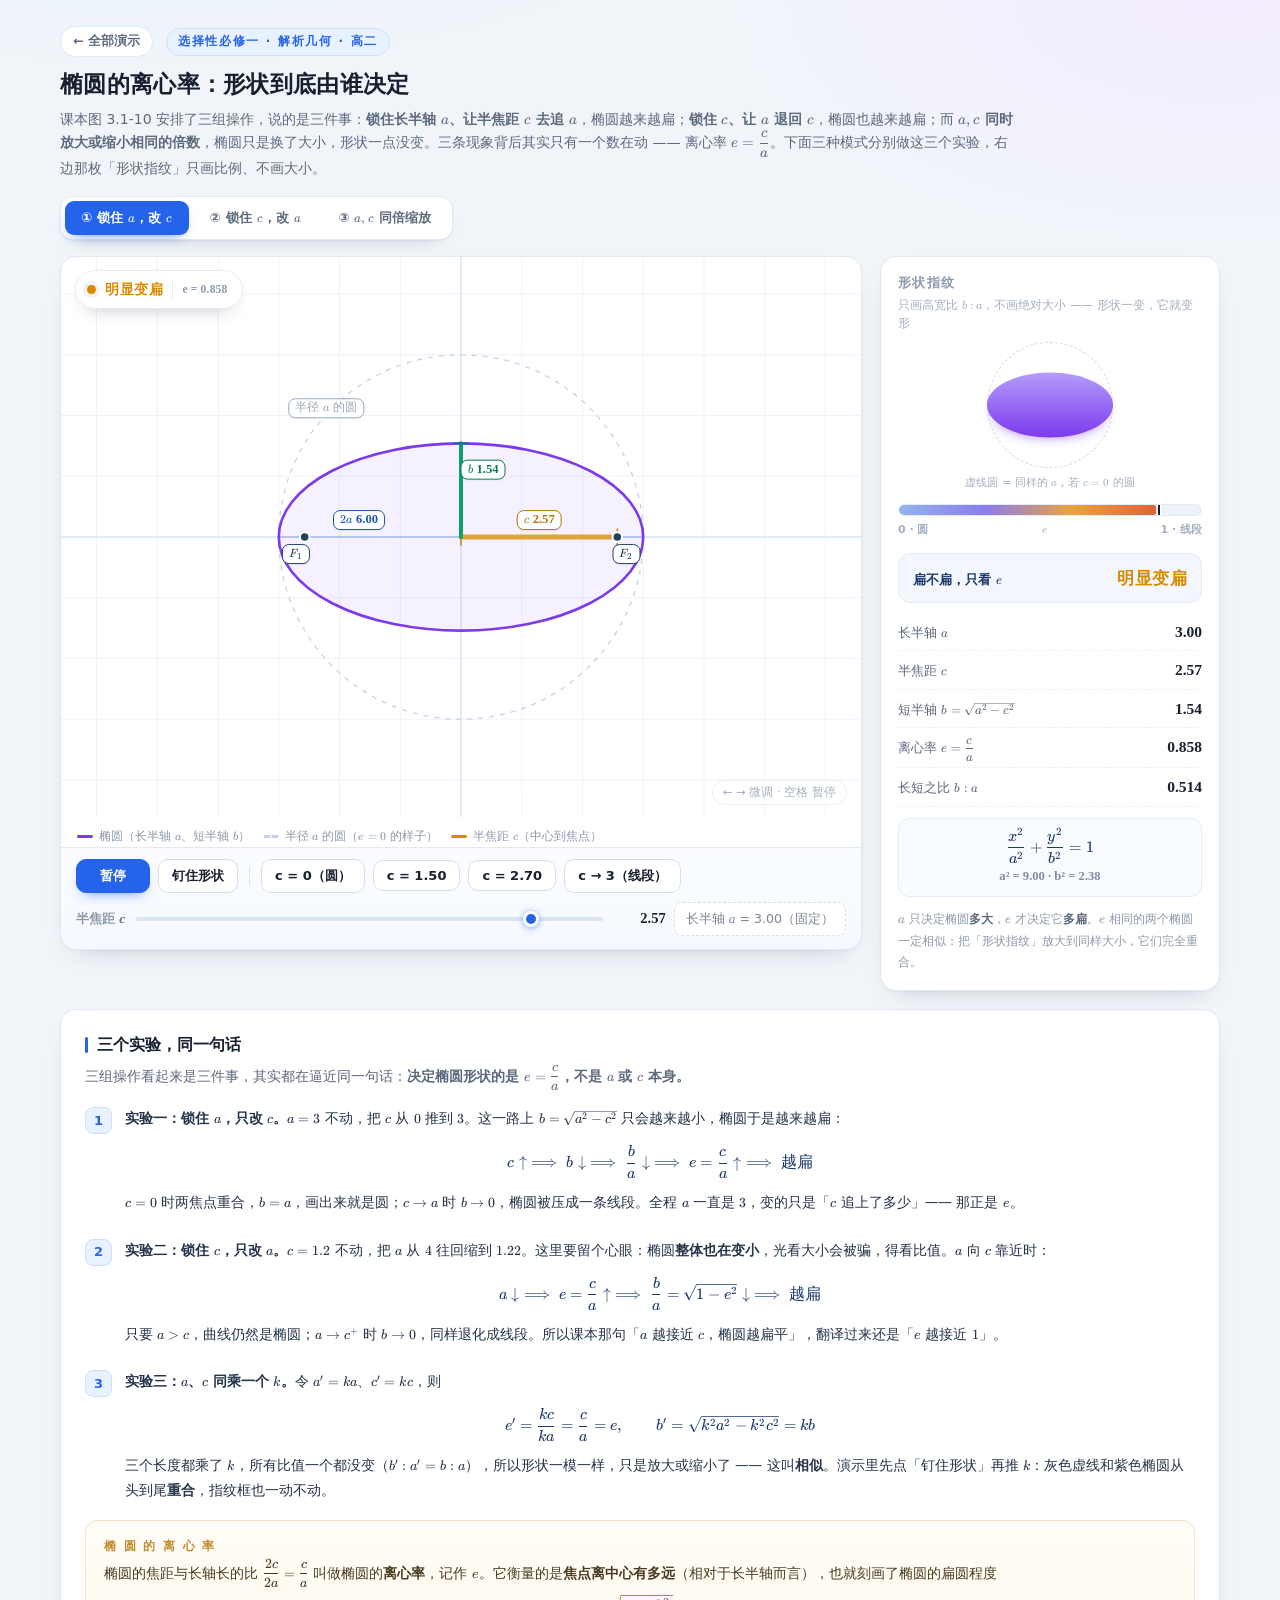
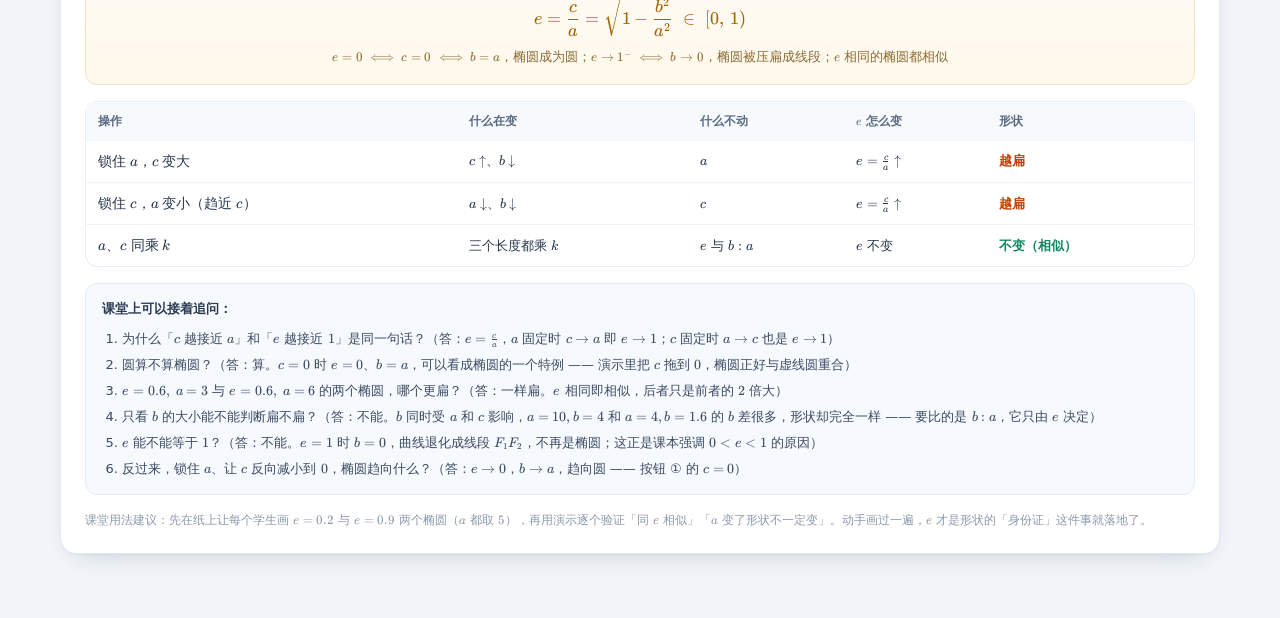
<file: demos/ellipse-eccentricity/index.html>
<!DOCTYPE html>
<html lang="zh-CN">
<head>
<meta charset="utf-8" />
<meta name="viewport" content="width=device-width, initial-scale=1" />
<title>椭圆的离心率：形状由谁决定 · 高中数学动态演示</title>
<link rel="icon" href="data:image/svg+xml,%3Csvg xmlns='http://www.w3.org/2000/svg' viewBox='0 0 32 32'%3E%3Crect width='32' height='32' rx='8' fill='%232563eb'/%3E%3Ctext x='16' y='23' font-size='19' font-family='Georgia,serif' font-style='italic' fill='%23fff' text-anchor='middle'%3Ee%3C/text%3E%3C/svg%3E" />
<meta name="description" content="课本图 3.1-10 的三个实验：长半轴 a 不变、改变半焦距 c；半焦距 c 不变、改变 a；以及 a、c 同倍缩放。三种操作在演示里各自成立，结论都指向同一个数——离心率 e=c/a 决定椭圆的扁平程度，a 只决定大小。" />
<link rel="stylesheet" href="../../assets/katex/katex.min.css" />
<script src="../../assets/katex/katex.min.js"></script>
<script src="../../assets/katex/auto-render.min.js"></script>
<style>
  :root{
    --bg:#f1f5fa; --card:#fff; --ink:#16202f; --ink2:#5c6a7e; --ink3:#8c99ab;
    --line:#e1e9f3; --blue:#2563eb; --amber:#d98a00; --green:#0f8a5f;
    --violet:#7c3aed; --red:#dc2626;
    --serif:"Cambria Math","Times New Roman",Georgia,serif;
  }
  *{box-sizing:border-box}
  html,body{margin:0;padding:0}
  body{
    background:
      radial-gradient(1100px 480px at 12% -10%, #e4efff 0%, rgba(228,239,255,0) 62%),
      radial-gradient(900px 460px at 95% 0%, #f3ecff 0%, rgba(243,236,255,0) 55%),
      var(--bg);
    color:var(--ink);
    font-family:"Segoe UI","PingFang SC","Hiragino Sans GB","Microsoft YaHei",system-ui,-apple-system,sans-serif;
    -webkit-font-smoothing:antialiased; line-height:1.65;
  }
  .page{max-width:1200px;margin:0 auto;padding:26px 20px 64px}

  .back{
    display:inline-flex;align-items:center;gap:5px;margin-bottom:11px;
    font-size:12.5px;font-weight:600;color:var(--ink2);text-decoration:none;
    background:#fff;border:1px solid var(--line);border-radius:999px;padding:4px 12px;transition:.16s ease;
  }
  .back:hover{color:var(--blue);border-color:#a8c2e8;background:#f4f9ff;transform:translateY(-1px)}
  .eyebrow{
    display:inline-flex;align-items:center;gap:7px;font-size:12px;letter-spacing:.14em;
    color:var(--blue);background:#e8f1ff;border:1px solid #cfe0fb;border-radius:999px;
    padding:3px 11px;margin-left:8px;margin-bottom:10px;font-weight:600;
  }
  h1{font-size:23px;line-height:1.4;margin:0 0 8px;letter-spacing:.3px}
  .sub{margin:0;color:var(--ink2);font-size:14px;max-width:960px}
  .katex{font-size:1.02em}
  p .katex,li .katex,td .katex{font-size:1.04em}
  .hl{background:linear-gradient(180deg,transparent 62%,#ffe9a8 62%);font-weight:600;padding:0 1px}

  .tabs{
    display:flex;gap:5px;padding:4px;background:#fff;border:1px solid var(--line);
    border-radius:13px;width:fit-content;margin:16px 0 0;
    box-shadow:0 1px 2px rgba(22,32,47,.05), 0 10px 22px -18px rgba(22,32,47,.5);
  }
  .tabs button{
    font-family:inherit;font-size:13px;font-weight:700;color:var(--ink2);letter-spacing:.2px;
    background:transparent;border:none;border-radius:9px;padding:8px 16px;cursor:pointer;transition:.16s ease;
  }
  .tabs button:hover{color:var(--blue);background:#f2f7fe}
  .tabs button.on{background:var(--blue);color:#fff;box-shadow:0 6px 14px -8px rgba(37,99,235,.95)}
  .tabs button.on:hover{background:var(--blue);color:#fff}

  .main{display:grid;grid-template-columns:minmax(0,1fr) 340px;gap:18px;margin-top:16px;align-items:start}
  .card{
    background:var(--card);border:1px solid var(--line);border-radius:16px;
    box-shadow:0 1px 2px rgba(22,32,47,.04), 0 12px 28px -18px rgba(22,32,47,.28);
  }
  .stage{position:relative;overflow:hidden}
  .canvas-wrap{position:relative}
  #cv{display:block;width:100%;height:560px;touch-action:none}

  .math-layer{position:absolute;inset:0;pointer-events:none;overflow:hidden}
  .mlabel{
    position:absolute;left:0;top:0;padding:1px 6px;border-radius:7px;
    background:rgba(255,255,255,.94);border:1px solid currentColor;
    font-size:12.4px;line-height:1.2;white-space:nowrap;
    box-shadow:0 1px 2px rgba(22,32,47,.05);
  }
  .mlabel .katex{font-size:1em}
  .mlabel b{font-family:var(--serif);font-size:12.6px;font-weight:700}

  .badge{
    position:absolute;left:14px;top:13px;display:flex;align-items:center;gap:9px;
    padding:7px 14px 7px 11px;border-radius:999px;
    background:#fff;border:1.5px solid #e4ebf6;color:#333;
    font-size:14px;font-weight:800;letter-spacing:.6px;
    box-shadow:0 8px 20px -12px rgba(22,32,47,.4);
    pointer-events:none;
  }
  .badge .dot{width:9px;height:9px;border-radius:50%;background:currentColor;box-shadow:0 0 0 4px rgba(0,0,0,.05)}
  .badge .cond{
    font-size:11.5px;font-weight:700;letter-spacing:.2px;color:var(--ink3);
    border-left:1px solid #e6ecf5;padding-left:9px;font-family:var(--serif);
  }
  .hint{
    position:absolute;right:14px;bottom:12px;font-size:11.5px;color:#a4b0c2;
    background:rgba(255,255,255,.86);border:1px solid #eaf0f8;border-radius:999px;padding:2px 10px;
    pointer-events:none;
  }

  .legend{display:flex;flex-wrap:wrap;gap:13px;padding:10px 16px 0;font-size:12px;color:var(--ink3)}
  .legend i{display:inline-block;width:16px;height:0;border-top-width:3px;border-top-style:solid;vertical-align:middle;margin-right:6px;border-radius:2px}
  .legend .katex{font-size:1em}

  .controls{
    display:flex;flex-direction:column;gap:9px;padding:11px 15px 13px;
    border-top:1px solid var(--line);background:linear-gradient(180deg,#fafcff,#f5f9ff);
  }
  .ctrl-row{display:flex;flex-wrap:wrap;align-items:center;gap:8px}
  .btn{
    font-family:inherit;font-size:13px;font-weight:600;color:var(--ink);
    background:#fff;border:1px solid #d5e0ee;border-radius:10px;
    padding:7px 13px;cursor:pointer;transition:.16s ease;white-space:nowrap;
  }
  .btn:hover{border-color:#a8c2e8;background:#f4f9ff;transform:translateY(-1px)}
  .btn:active{transform:translateY(0)}
  .btn.primary{background:var(--blue);border-color:var(--blue);color:#fff;box-shadow:0 6px 14px -8px rgba(37,99,235,.9);min-width:74px}
  .btn.primary:hover{background:#1d4ed8;border-color:#1d4ed8}
  .btn.on{background:#eef4ff;border-color:#a9c6f2;color:#1d4ed8}
  .sep{width:1px;height:20px;background:#dde6f2;margin:0 3px}

  .slider-wrap{display:flex;align-items:center;gap:9px;flex:1 1 280px;min-width:210px}
  .slider-wrap .lab{font-size:12.5px;color:var(--ink3);font-weight:600;white-space:nowrap}
  .slider-wrap .lab i{font-family:var(--serif);font-style:italic;font-size:1.08em;color:var(--ink2)}
  .slider-wrap .val{font-family:var(--serif);font-size:14.5px;font-weight:700;color:var(--ink);min-width:52px;text-align:right}
  .chip{
    font-size:12.6px;color:#7b8798;background:#fff;border:1px dashed #d5e0ee;
    border-radius:9px;padding:5px 11px;white-space:nowrap;
  }
  .chip i{font-family:var(--serif);font-style:italic;font-size:1.06em}
  input[type=range]{
    -webkit-appearance:none;appearance:none;flex:1;height:4px;border-radius:3px;
    background:#dbe6f5;outline:none;cursor:pointer;
  }
  input[type=range]::-webkit-slider-thumb{
    -webkit-appearance:none;width:16px;height:16px;border-radius:50%;
    background:var(--blue);border:3px solid #fff;box-shadow:0 1px 6px rgba(37,99,235,.55);cursor:grab;
  }
  input[type=range]::-moz-range-thumb{
    width:14px;height:14px;border-radius:50%;background:var(--blue);
    border:3px solid #fff;box-shadow:0 1px 6px rgba(37,99,235,.55);cursor:grab;
  }

  .panel{padding:15px 17px 17px}
  .panel h3{margin:0 0 2px;font-size:13px;letter-spacing:.1em;color:var(--ink3);font-weight:700}
  .panel .cap{margin:0 0 10px;font-size:11.5px;color:#a4b0c2;line-height:1.6}

  /* 形状指纹：只画 b/a 这个比例，不画绝对大小 */
  .fp{position:relative;width:126px;height:126px;margin:2px auto 6px}
  .fp-c{position:absolute;inset:0;border:1.6px dashed #cfdaea;border-radius:50%}
  .fp-e{
    position:absolute;left:0;right:0;top:50%;transform:translateY(-50%);height:80px;border-radius:50%;
    background:linear-gradient(180deg,#b49bfb,#7c3aed);
    box-shadow:0 6px 14px -9px rgba(124,58,237,.95);
  }
  .fp-lab{text-align:center;font-size:11px;color:#a4b0c2;margin:0 0 12px}

  .gauge{margin:0 0 13px}
  .gtr{position:relative;height:12px;border-radius:7px;background:#eef3fa;border:1px solid #e2ebf7;overflow:hidden}
  .gfl{position:absolute;left:0;top:0;bottom:0;width:0;border-radius:7px;
    background:linear-gradient(90deg,#93b4ea,#8b7cf0,#e8a33d,#e2603a)}
  .gmk{position:absolute;top:-3px;bottom:-3px;left:0;width:2px;background:#16202f;border-radius:2px;box-shadow:0 0 0 2px rgba(255,255,255,.85)}
  .glb{display:flex;justify-content:space-between;margin-top:5px;font-size:11px;color:#a4b0c2;font-weight:600}
  .glb .katex{font-size:1em}

  .total{
    margin:0 0 10px;padding:10px 14px;border-radius:12px;background:#f3f7fd;border:1px solid #e2ebf7;
    font-size:13px;font-weight:700;color:#1d3a6b;display:flex;justify-content:space-between;align-items:baseline;gap:8px;
  }
  .total .num{font-size:17px;font-weight:800;letter-spacing:.5px;color:var(--violet)}

  .metric{display:flex;justify-content:space-between;align-items:baseline;gap:10px;padding:6px 0;border-bottom:1px dashed #edf2f9}
  .m-label{font-size:12.6px;color:var(--ink2)}
  .m-val{font-family:var(--serif);font-size:15.5px;font-weight:700;white-space:nowrap}
  .metric:last-of-type{border-bottom:none}

  .eqbox{
    margin-top:11px;padding:9px 10px;border-radius:11px;text-align:center;
    background:#f8fbff;border:1px solid #e3ecf8;color:#1d3a6b;
  }
  .eqbox .katex{font-size:1.02em}
  .eqn{margin-top:3px;font-family:var(--serif);font-size:12.6px;color:#7f8da3;font-weight:600}

  .note{
    margin:11px 0 0;padding:9px 12px;border-radius:11px;font-size:12.4px;line-height:1.75;
    background:#f4f0ff;border:1px solid #e3d9fb;color:#5b3fa6;
  }
  .tip{margin:11px 0 0;font-size:12.4px;line-height:1.75;color:var(--ink3)}
  .tip b{color:var(--ink2)}

  .solution{margin-top:18px;padding:22px 24px 22px}
  .solution h2{font-size:16px;margin:0 0 4px;display:flex;align-items:center;gap:9px}
  .solution h2 .bar2{width:3px;height:16px;border-radius:2px;background:var(--blue)}
  .solution .lead{margin:6px 0 16px;font-size:13.5px;color:var(--ink2)}

  .steps{margin:0 0 16px;padding:0;list-style:none;counter-reset:s}
  .steps li{position:relative;padding:0 0 16px 40px;counter-increment:s}
  .steps li::before{
    content:counter(s);position:absolute;left:0;top:1px;width:25px;height:25px;border-radius:8px;
    background:#e8f1ff;color:var(--blue);font-size:13px;font-weight:800;
    display:flex;align-items:center;justify-content:center;border:1px solid #cfe0fb;
  }
  .steps li:last-child{padding-bottom:0}
  .steps p{margin:0 0 6px;font-size:13.6px;color:#25344a;line-height:1.85}
  .steps .fml{font-family:var(--serif);font-size:15.5px;color:#1d3a6b;text-align:center;padding:8px 0 6px}

  .defbox{
    padding:15px 18px;border-radius:12px;background:linear-gradient(180deg,#fffdf7,#fff8ec);
    border:1px solid #f3e2c3;margin:4px 0 16px;
  }
  .defbox p{margin:0;font-size:13.6px;line-height:1.85;color:#4a3a20}
  .defbox .big{text-align:center;font-family:var(--serif);font-size:17px;font-weight:700;color:#a26200;padding:7px 0 8px}
  .defbox .tagline{font-size:11.5px;letter-spacing:.16em;color:#c08a2a;font-weight:800;margin-bottom:2px}

  .gtable{width:100%;border-collapse:separate;border-spacing:0;font-size:13.2px;color:#28374d;margin:2px 0 16px;
    border:1px solid #e7eef8;border-radius:12px;overflow:hidden}
  .gtable th,.gtable td{padding:9px 12px;text-align:left;border-bottom:1px solid #f0f5fc;vertical-align:middle}
  .gtable th{background:#f7fafd;font-size:12.2px;font-weight:700;color:#5b6b82;white-space:nowrap}
  .gtable tbody tr:last-child td{border-bottom:none}
  .gtable td.m{font-family:var(--serif);font-size:14px;white-space:nowrap}
  .gtable td.ty{font-weight:800;white-space:nowrap}

  .ask{margin-top:16px;padding:13px 16px;border-radius:12px;background:#f6f9fe;border:1px solid #e3ecf8}
  .ask p{margin:0 0 6px;font-size:13.2px;line-height:1.8;color:#2b3b52;font-weight:600}
  .ask ol{margin:0;padding-left:20px}
  .ask li{font-size:13px;line-height:1.85;color:#3b4b62}
  .ask li+li{margin-top:2px}

  [hidden]{display:none !important}

  @media (max-width: 940px){
    .main{grid-template-columns:1fr}
    #cv{height:430px}
    h1{font-size:20px}
    .page{padding:20px 14px 48px}
    .eyebrow{margin-left:6px}
    .tabs{width:100%;flex-wrap:nowrap;overflow-x:auto;scrollbar-width:none}
    .tabs::-webkit-scrollbar{display:none}
    .tabs button{flex:0 0 auto;padding:8px 11px;font-size:12.3px;white-space:nowrap}
    .mlabel{font-size:11px;padding:0 4px;border-radius:6px}
    .mlabel b{font-size:11.2px}
  }
</style>
</head>
<body>
<div class="page">

  <a class="back" href="../../index.html">&larr; 全部演示</a>
  <div class="eyebrow">选择性必修一 · 解析几何 · 高二</div>

  <h1>椭圆的离心率：形状到底由谁决定</h1>
  <p class="sub">课本图 3.1-10 安排了三组操作，说的是三件事：<b>锁住长半轴 $a$、让半焦距 $c$ 去追 $a$</b>，椭圆越来越扁；<b>锁住 $c$、让 $a$ 退回 $c$</b>，椭圆也越来越扁；而 <b>$a,c$ 同时放大或缩小相同的倍数</b>，椭圆只是换了大小，形状一点没变。三条现象背后其实只有一个数在动 —— 离心率 $e=\dfrac{c}{a}$。下面三种模式分别做这三个实验，右边那枚「形状指纹」只画比例、不画大小。</p>

  <div class="tabs" role="tablist">
    <button class="tab on" data-m="a" role="tab" aria-selected="true">① 锁住 $a$，改 $c$</button>
    <button class="tab" data-m="c" role="tab" aria-selected="false">② 锁住 $c$，改 $a$</button>
    <button class="tab" data-m="k" role="tab" aria-selected="false">③ $a,c$ 同倍缩放</button>
  </div>

  <div class="main">
    <section class="card stage">
      <div class="canvas-wrap">
        <canvas id="cv"></canvas>
        <div class="math-layer" id="mlayer">
          <div class="mlabel" id="lb2a" style="color:#1d55b0"><span>$2a$</span> <b id="lb2aV">6.00</b></div>
          <div class="mlabel" id="lbc" style="color:#b0740a"><span>$c$</span> <b id="lbcV">1.80</b></div>
          <div class="mlabel" id="lbb" style="color:#0b7a54"><span>$b$</span> <b id="lbbV">2.40</b></div>
          <div class="mlabel" id="lbF1" style="color:#22405f">$F_1$</div>
          <div class="mlabel" id="lbF2" style="color:#22405f">$F_2$</div>
          <div class="mlabel" id="lbF0" style="color:#8c99ab" hidden>两焦点重合</div>
          <div class="mlabel" id="lbCr" style="color:#9aa8ba">半径 $a$ 的圆</div>
        </div>
        <div class="badge" id="badge"><span class="dot" id="bDot"></span><span id="bTxt">椭圆</span><span class="cond" id="bCond">e = 0.600</span></div>
        <div class="hint">&larr; &rarr; 微调 · 空格 暂停</div>
      </div>

      <div class="legend">
        <span><i style="border-color:#7c3aed"></i>椭圆（长半轴 $a$、短半轴 $b$）</span>
        <span><i style="border-color:#c6d3e4;border-top-style:dashed"></i>半径 $a$ 的圆（$e=0$ 的样子）</span>
        <span><i style="border-color:#d98a00"></i>半焦距 $c$（中心到焦点）</span>
        <span id="lgPin" hidden><i style="border-color:#94a3b8;border-top-style:dashed"></i>钉住的形状（同尺寸对照）</span>
        <span id="lgBase" hidden><i style="border-color:#ddd0f8;border-top-style:dashed"></i>$k=1$ 时的椭圆</span>
      </div>

      <div class="controls">
        <div class="ctrl-row">
          <button class="btn primary" id="play">暂停</button>
          <button class="btn" id="pin">钉住形状</button>
          <span class="sep"></span>
          <button class="btn" id="p1">预设一</button>
          <button class="btn" id="p2">预设二</button>
          <button class="btn" id="p3">预设三</button>
          <button class="btn" id="p4">预设四</button>
        </div>
        <div class="ctrl-row">
          <div class="slider-wrap">
            <span class="lab" id="sLab">半焦距 <i>c</i></span>
            <input type="range" id="slider" min="0" max="1" step="0.002" value="0.6" />
            <span class="val" id="sVal">1.80</span>
          </div>
          <span class="chip" id="chip">长半轴 <i>a</i> = 3.00（固定）</span>
        </div>
      </div>
    </section>

    <aside class="card panel">
      <h3>形状指纹</h3>
      <p class="cap">只画高宽比 $b:a$，不画绝对大小 —— 形状一变，它就变形</p>
      <div class="fp">
        <div class="fp-c"></div>
        <div class="fp-e" id="fpE"></div>
      </div>
      <p class="fp-lab">虚线圆 = 同样的 $a$，若 $c=0$ 的圆</p>

      <div class="gauge">
        <div class="gtr"><div class="gfl" id="gFl"></div><div class="gmk" id="gMk"></div></div>
        <div class="glb"><span>0 · 圆</span><span>$e$</span><span>1 · 线段</span></div>
      </div>

      <div class="total"><span>扁不扁，只看 $e$</span><span class="num" id="vName">椭圆</span></div>

      <div class="metric"><span class="m-label">长半轴 $a$</span><span class="m-val" id="vA">3.00</span></div>
      <div class="metric"><span class="m-label">半焦距 $c$</span><span class="m-val" id="vC">1.80</span></div>
      <div class="metric"><span class="m-label">短半轴 $b=\sqrt{a^{2}-c^{2}}$</span><span class="m-val" id="vB">2.40</span></div>
      <div class="metric"><span class="m-label">离心率 $e=\dfrac{c}{a}$</span><span class="m-val" id="vE">0.600</span></div>
      <div class="metric"><span class="m-label">长短之比 $b:a$</span><span class="m-val" id="vR">0.800</span></div>

      <div class="eqbox">
        $\dfrac{x^{2}}{a^{2}}+\dfrac{y^{2}}{b^{2}}=1$
        <div class="eqn" id="vEq">a² = 9.00 · b² = 5.76</div>
      </div>

      <p class="note" id="noteK" hidden>$k$ 一路变大，$a,c,b$ 按同一倍数放大，$e$ 一动不动 —— 上面那枚指纹的高度从头到尾没变。</p>

      <p class="tip">$a$ 只决定椭圆<b>多大</b>，$e$ 才决定它<b>多扁</b>。$e$ 相同的两个椭圆一定相似：把「形状指纹」放大到同样大小，它们完全重合。</p>
    </aside>
  </div>

  <section class="card solution">
    <h2><span class="bar2"></span>三个实验，同一句话</h2>
    <p class="lead">三组操作看起来是三件事，其实都在逼近同一句话：<b>决定椭圆形状的是 $e=\dfrac{c}{a}$，不是 $a$ 或 $c$ 本身。</b></p>

    <ol class="steps">
      <li>
        <p><b>实验一：锁住 $a$，只改 $c$。</b>$a=3$ 不动，把 $c$ 从 $0$ 推到 $3$。这一路上 $b=\sqrt{a^{2}-c^{2}}$ 只会越来越小，椭圆于是越来越扁：</p>
        <p class="fml">$c\uparrow\;\Longrightarrow\;b\downarrow\;\Longrightarrow\;\dfrac{b}{a}\downarrow\;\Longrightarrow\;e=\dfrac{c}{a}\uparrow\;\Longrightarrow\;\text{越扁}$</p>
        <p>$c=0$ 时两焦点重合，$b=a$，画出来就是圆；$c\to a$ 时 $b\to0$，椭圆被压成一条线段。全程 $a$ 一直是 $3$，变的只是「$c$ 追上了多少」—— 那正是 $e$。</p>
      </li>
      <li>
        <p><b>实验二：锁住 $c$，只改 $a$。</b>$c=1.2$ 不动，把 $a$ 从 $4$ 往回缩到 $1.22$。这里要留个心眼：椭圆<b>整体也在变小</b>，光看大小会被骗，得看比值。$a$ 向 $c$ 靠近时：</p>
        <p class="fml">$a\downarrow\;\Longrightarrow\;e=\dfrac{c}{a}\uparrow\;\Longrightarrow\;\dfrac{b}{a}=\sqrt{1-e^{2}}\downarrow\;\Longrightarrow\;\text{越扁}$</p>
        <p>只要 $a&gt;c$，曲线仍然是椭圆；$a\to c^{+}$ 时 $b\to0$，同样退化成线段。所以课本那句「$a$ 越接近 $c$，椭圆越扁平」，翻译过来还是「$e$ 越接近 $1$」。</p>
      </li>
      <li>
        <p><b>实验三：$a$、$c$ 同乘一个 $k$。</b>令 $a'=ka$、$c'=kc$，则</p>
        <p class="fml">$e'=\dfrac{kc}{ka}=\dfrac{c}{a}=e,\qquad b'=\sqrt{k^{2}a^{2}-k^{2}c^{2}}=kb$</p>
        <p>三个长度都乘了 $k$，所有比值一个都没变（$b':a'=b:a$），所以形状一模一样，只是放大或缩小了 —— 这叫<b>相似</b>。演示里先点「钉住形状」再推 $k$：灰色虚线和紫色椭圆从头到尾<b>重合</b>，指纹框也一动不动。</p>
      </li>
    </ol>

    <div class="defbox">
      <p class="tagline">椭 圆 的 离 心 率</p>
      <p>椭圆的焦距与长轴长的比 $\dfrac{2c}{2a}=\dfrac{c}{a}$ 叫做椭圆的<b>离心率</b>，记作 $e$。它衡量的是<b>焦点离中心有多远</b>（相对于长半轴而言），也就刻画了椭圆的扁圆程度</p>
      <p class="big">$e=\dfrac{c}{a}=\sqrt{1-\dfrac{b^{2}}{a^{2}}}\;\in\;[0,\,1)$</p>
      <p style="text-align:center;font-size:12.6px;color:#8a6a33">$e=0\iff c=0\iff b=a$，椭圆成为圆；$e\to1^{-}\iff b\to0$，椭圆被压扁成线段；$e$ 相同的椭圆都相似</p>
    </div>

    <table class="gtable">
      <thead>
        <tr><th>操作</th><th>什么在变</th><th>什么不动</th><th>$e$ 怎么变</th><th>形状</th></tr>
      </thead>
      <tbody>
        <tr>
          <td class="m">锁住 $a$，$c$ 变大</td>
          <td>$c\uparrow$、$b\downarrow$</td>
          <td>$a$</td>
          <td>$e=\frac{c}{a}\uparrow$</td>
          <td class="ty" style="color:#c2410c">越扁</td>
        </tr>
        <tr>
          <td class="m">锁住 $c$，$a$ 变小（趋近 $c$）</td>
          <td>$a\downarrow$、$b\downarrow$</td>
          <td>$c$</td>
          <td>$e=\frac{c}{a}\uparrow$</td>
          <td class="ty" style="color:#c2410c">越扁</td>
        </tr>
        <tr>
          <td class="m">$a$、$c$ 同乘 $k$</td>
          <td>三个长度都乘 $k$</td>
          <td>$e$ 与 $b:a$</td>
          <td>$e$ 不变</td>
          <td class="ty" style="color:#0f8a5f">不变（相似）</td>
        </tr>
      </tbody>
    </table>

    <div class="ask">
      <p>课堂上可以接着追问：</p>
      <ol>
        <li>为什么「$c$ 越接近 $a$」和「$e$ 越接近 $1$」是同一句话？（答：$e=\frac{c}{a}$，$a$ 固定时 $c\to a$ 即 $e\to1$；$c$ 固定时 $a\to c$ 也是 $e\to1$）</li>
        <li>圆算不算椭圆？（答：算。$c=0$ 时 $e=0$、$b=a$，可以看成椭圆的一个特例 —— 演示里把 $c$ 拖到 $0$，椭圆正好与虚线圆重合）</li>
        <li>$e=0.6,\;a=3$ 与 $e=0.6,\;a=6$ 的两个椭圆，哪个更扁？（答：一样扁。$e$ 相同即相似，后者只是前者的 $2$ 倍大）</li>
        <li>只看 $b$ 的大小能不能判断扁不扁？（答：不能。$b$ 同时受 $a$ 和 $c$ 影响，$a=10,b=4$ 和 $a=4,b=1.6$ 的 $b$ 差很多，形状却完全一样 —— 要比的是 $b:a$，它只由 $e$ 决定）</li>
        <li>$e$ 能不能等于 $1$？（答：不能。$e=1$ 时 $b=0$，曲线退化成线段 $F_1F_2$，不再是椭圆；这正是课本强调 $0&lt;e&lt;1$ 的原因）</li>
        <li>反过来，锁住 $a$、让 $c$ 反向减小到 $0$，椭圆趋向什么？（答：$e\to0$，$b\to a$，趋向圆 —— 按钮 ① 的 $c=0$）</li>
      </ol>
    </div>

    <p class="tip" style="margin-top:14px">课堂用法建议：先在纸上让每个学生画 $e=0.2$ 与 $e=0.9$ 两个椭圆（$a$ 都取 $5$），再用演示逐个验证「同 $e$ 相似」「$a$ 变了形状不一定变」。动手画过一遍，$e$ 才是形状的「身份证」这件事就落地了。</p>
  </section>
</div>

<script>
(function(){
  "use strict";
  var TAU = Math.PI * 2;
  var cv = document.getElementById("cv");
  var ctx = cv.getContext("2d");
  var W = 0, H = 0, dpr = 1, unit = 60;

  /* 三种模式：u∈[0,1] 映射到各自的参数区间 */
  var MODE = {
    a: { lo: 0,    hi: 3.0,  init: 1.8 },   /* 锁 a=3，滑块 = c */
    c: { lo: 1.22, hi: 4.0,  init: 2.0 },   /* 锁 c=1.2，滑块 = a */
    k: { lo: 0.7,  hi: 2.55, init: 1.2 }    /* 基准 a=1.5, c=0.9，滑块 = k */
  };
  var EXTENT = 4.05;

  var st = { mode: "a", u: 0.6, playing: true, pin: null, dir: 1 };

  var PRESET = {
    a: [[0, "c = 0（圆）"], [1.5, "c = 1.50"], [2.7, "c = 2.70"], [2.99, "c → 3（线段）"]],
    c: [[4.0, "a = 4.00（最圆）"], [2.0, "a = 2.00"], [1.38, "a = 1.38"], [1.23, "a → c（线段）"]],
    k: [[0.7, "k = 0.70"], [1.5, "k = 1.50"], [2.2, "k = 2.20"], [2.55, "k = 2.55"]]
  };
  var LABELS = {
    a: ["半焦距 <i>c</i>", "长半轴 <i>a</i> = 3.00（固定）"],
    c: ["长半轴 <i>a</i>", "半焦距 <i>c</i> = 1.20（固定）"],
    k: ["放大倍数 <i>k</i>", "离心率 <i>e</i> = 0.600（永远不变）"]
  };

  function $(id){ return document.getElementById(id); }

  /* 由 (模式, u) 算出 a、c、b、e */
  function P(){
    var m = MODE[st.mode];
    var t = m.lo + st.u * (m.hi - m.lo);
    var A, C;
    if (st.mode === "a"){ A = 3; C = t; }
    else if (st.mode === "c"){ A = t; C = 1.2; }
    else { A = 1.5 * t; C = 0.9 * t; }
    var B = Math.sqrt(Math.max(0, A * A - C * C));
    return { t: t, A: A, C: C, B: B, e: C / A };
  }
  function uOf(v){
    var m = MODE[st.mode];
    return Math.min(1, Math.max(0, (v - m.lo) / (m.hi - m.lo)));
  }

  function X(x){ return W / 2 + x * unit; }
  function Y(y){ return H / 2 - y * unit; }

  function resize(){
    dpr = window.devicePixelRatio || 1;
    var r = cv.getBoundingClientRect();
    W = r.width; H = r.height;
    cv.width = Math.round(W * dpr);
    cv.height = Math.round(H * dpr);
    ctx.setTransform(dpr, 0, 0, dpr, 0, 0);
    unit = Math.max(16, Math.min((W / 2 - 44) / EXTENT, (H / 2 - 34) / EXTENT));
    draw();
  }

  function grid(){
    var step = unit >= 54 ? 1 : 2;
    var cx = X(0), cy = Y(0);
    ctx.lineWidth = 1;
    ctx.strokeStyle = "#eef3fa";
    var nx = Math.ceil(W / 2 / unit / step) + 1;
    var ny = Math.ceil(H / 2 / unit / step) + 1;
    for (var i = -nx; i <= nx; i++){
      var px = X(i * step);
      ctx.beginPath(); ctx.moveTo(px, 0); ctx.lineTo(px, H); ctx.stroke();
    }
    for (var j = -ny; j <= ny; j++){
      var py = Y(j * step);
      ctx.beginPath(); ctx.moveTo(0, py); ctx.lineTo(W, py); ctx.stroke();
    }
    ctx.strokeStyle = "#cfdcec";
    ctx.beginPath(); ctx.moveTo(0, cy); ctx.lineTo(W, cy); ctx.stroke();
    ctx.beginPath(); ctx.moveTo(cx, 0); ctx.lineTo(cx, H); ctx.stroke();
  }

  function put(el, x, y, ox, oy){
    el.style.transform = "translate(" + (x + ox).toFixed(1) + "px," + (y + oy).toFixed(1) + "px) translate(-50%,-50%)";
  }
  function show(el, ok){ el.hidden = !ok; el.style.display = ok ? "" : "none"; }

  function verdict(e){
    if (e < 0.03) return ["圆", "#2563eb"];
    if (e < 0.40) return ["比较圆", "#2b6cb0"];
    if (e < 0.70) return ["椭圆", "#7c3aed"];
    if (e < 0.90) return ["明显变扁", "#d98a00"];
    if (e < 0.98) return ["很扁", "#c2410c"];
    if (e < 0.998) return ["几乎成线段", "#c2410c"];
    return ["退化成线段", "#dc2626"];
  }

  function draw(){
    var g = P(), A = g.A, C = g.C, B = g.B;
    var cx = X(0), cy = Y(0);
    var rA = Math.max(A * unit, 0.6), rB = Math.max(B * unit, 0.6);

    ctx.clearRect(0, 0, W, H);
    grid();

    /* 半径 a 的参考圆：e=0 的样子，椭圆永远被它框住 */
    ctx.save();
    ctx.setLineDash([5, 6]);
    ctx.lineWidth = 1.3;
    ctx.strokeStyle = "#c6d3e4";
    ctx.beginPath(); ctx.arc(cx, cy, rA, 0, TAU); ctx.stroke();
    ctx.restore();

    /* 模式③：k=1 时的原椭圆，用来看「同形状、被放大」 */
    if (st.mode === "k"){
      var b0 = Math.sqrt(1.5 * 1.5 - 0.9 * 0.9);
      ctx.save();
      ctx.setLineDash([3, 5]);
      ctx.lineWidth = 1.2;
      ctx.strokeStyle = "#ddd0f8";
      ctx.beginPath(); ctx.ellipse(cx, cy, 1.5 * unit, b0 * unit, 0, 0, TAU); ctx.stroke();
      ctx.restore();
    }

    /* 钉住的形状：同一个 a，用旧的 e 画一遍 */
    if (st.pin !== null){
      var bp = g.A * Math.sqrt(Math.max(0, 1 - st.pin * st.pin));
      ctx.save();
      ctx.setLineDash([7, 6]);
      ctx.lineWidth = 2;
      ctx.strokeStyle = "#94a3b8";
      ctx.beginPath(); ctx.ellipse(cx, cy, Math.max(g.A * unit, 0.6), Math.max(bp * unit, 0.6), 0, 0, TAU); ctx.stroke();
      ctx.restore();
    }

    /* 长轴 2a */
    ctx.save();
    ctx.lineCap = "round";
    ctx.lineWidth = 2;
    ctx.strokeStyle = "#b9cdf0";
    ctx.beginPath(); ctx.moveTo(X(-A), cy); ctx.lineTo(X(A), cy); ctx.stroke();
    ctx.lineWidth = 1.6;
    ctx.strokeStyle = "#8fb2e6";
    ctx.beginPath(); ctx.moveTo(X(-A), cy - 7); ctx.lineTo(X(-A), cy + 7); ctx.stroke();
    ctx.beginPath(); ctx.moveTo(X(A), cy - 7); ctx.lineTo(X(A), cy + 7); ctx.stroke();
    ctx.restore();

    /* 椭圆本体 */
    ctx.beginPath();
    ctx.ellipse(cx, cy, rA, rB, 0, 0, TAU);
    ctx.fillStyle = "rgba(124,58,237,.07)";
    ctx.fill();
    ctx.lineWidth = 2.6;
    ctx.strokeStyle = "#7c3aed";
    ctx.stroke();

    /* 半焦距 c */
    ctx.save();
    ctx.lineCap = "round";
    ctx.lineWidth = 5;
    ctx.strokeStyle = "#e2a33d";
    ctx.beginPath(); ctx.moveTo(cx, cy); ctx.lineTo(X(C), cy); ctx.stroke();
    ctx.lineWidth = 1.6;
    ctx.strokeStyle = "#c98a1c";
    ctx.beginPath(); ctx.moveTo(cx, cy - 8); ctx.lineTo(cx, cy + 8); ctx.stroke();
    ctx.beginPath(); ctx.moveTo(X(C), cy - 8); ctx.lineTo(X(C), cy + 8); ctx.stroke();
    ctx.restore();

    /* 短半轴 b */
    ctx.save();
    ctx.lineCap = "round";
    ctx.lineWidth = 4;
    ctx.strokeStyle = "#12a06a";
    ctx.beginPath(); ctx.moveTo(cx, cy); ctx.lineTo(cx, Y(B)); ctx.stroke();
    ctx.lineWidth = 1.6;
    ctx.strokeStyle = "#0b7a54";
    ctx.beginPath(); ctx.moveTo(cx - 7, Y(B)); ctx.lineTo(cx + 7, Y(B)); ctx.stroke();
    ctx.restore();

    /* 两个焦点 */
    [[-C, 1], [C, -1]].forEach(function(f){
      var fx = X(f[0]);
      ctx.beginPath();
      ctx.arc(fx, cy, 4.8, 0, TAU);
      ctx.fillStyle = "#22405f";
      ctx.fill();
      ctx.lineWidth = 2;
      ctx.strokeStyle = "#fff";
      ctx.stroke();
    });

    /* 标签：2a 与 c 在轴上方，两个焦点标在轴下方，互不打架 */
    put($("lb2a"), X(-A * 0.56), cy, 0, -17);
    put($("lbc"), X(C * 0.5), cy, 0, -17);
    put($("lbb"), cx, Y(B * 0.72), 22, 0);
    put($("lbCr"), X(-A * 0.707), Y(A * 0.707), -6, 0);

    var near = C < 0.45;
    show($("lbF1"), !near);
    show($("lbF2"), !near);
    show($("lbF0"), near);
    if (near){
      put($("lbF0"), cx, cy, 0, 20);
    } else {
      put($("lbF1"), X(-C), cy, -9, 17);
      put($("lbF2"), X(C), cy, 9, 17);
    }
    show($("lbc"), C > 0.06 && C * unit > 22);
    show($("lbb"), B * unit > 18);

    updatePanel(g);
  }

  function updatePanel(g){
    var e = Math.min(1, Math.max(0, g.e));
    var ratio = g.A > 0 ? g.B / g.A : 0;
    var v = verdict(e);

    $("vA").textContent = g.A.toFixed(2);
    $("vC").textContent = g.C.toFixed(2);
    $("vB").textContent = g.B.toFixed(2);
    $("vE").textContent = e.toFixed(3);
    $("vR").textContent = ratio.toFixed(3);
    $("vEq").textContent = "a² = " + (g.A * g.A).toFixed(2) + " · b² = " + (g.B * g.B).toFixed(2);

    $("fpE").style.height = Math.max(3, 126 * ratio).toFixed(1) + "px";
    $("gFl").style.width = (e * 100).toFixed(1) + "%";
    $("gMk").style.left = (e * 100).toFixed(1) + "%";

    $("vName").textContent = v[0];
    $("vName").style.color = v[1];
    $("bTxt").textContent = v[0];
    $("bTxt").style.color = v[1];
    $("bDot").style.background = v[1];
    $("bCond").textContent = "e = " + e.toFixed(3);

    $("lb2aV").textContent = (2 * g.A).toFixed(2);
    $("lbcV").textContent = g.C.toFixed(2);
    $("lbbV").textContent = g.B.toFixed(2);

    $("sVal").textContent = g.t.toFixed(2);
  }

  /* ---------------- 交互 ---------------- */
  var slider = $("slider");
  var play = $("play");
  var pin = $("pin");

  function setPlaying(on){
    st.playing = on;
    play.textContent = on ? "暂停" : "播放";
    play.classList.toggle("on", !on);
  }

  function setMode(m){
    st.mode = m;
    st.u = uOf(MODE[m].init);
    st.dir = 1;
    slider.value = st.u;

    var lab = LABELS[m];
    $("sLab").innerHTML = lab[0];
    $("chip").innerHTML = lab[1];
    $("noteK").hidden = m !== "k";
    $("lgBase").hidden = m !== "k";

    var ps = PRESET[m];
    for (var i = 0; i < 4; i++){
      var b = $("p" + (i + 1));
      b.textContent = ps[i][1];
      b.setAttribute("data-v", ps[i][0]);
    }
    document.querySelectorAll(".tab").forEach(function(t){
      var on = t.getAttribute("data-m") === m;
      t.classList.toggle("on", on);
      t.setAttribute("aria-selected", on ? "true" : "false");
    });
    draw();
  }

  document.querySelectorAll(".tab").forEach(function(t){
    t.addEventListener("click", function(){ setMode(t.getAttribute("data-m")); });
  });

  slider.addEventListener("input", function(){
    st.u = parseFloat(slider.value);
    setPlaying(false);
    draw();
  });

  play.addEventListener("click", function(){ setPlaying(!st.playing); });

  pin.addEventListener("click", function(){
    if (st.pin === null){ st.pin = P().e; pin.textContent = "取消钉住"; pin.classList.add("on"); }
    else { st.pin = null; pin.textContent = "钉住形状"; pin.classList.remove("on"); }
    $("lgPin").hidden = st.pin === null;
    draw();
  });

  for (var i = 1; i <= 4; i++){
    (function(btn){
      btn.addEventListener("click", function(){
        var v = parseFloat(btn.getAttribute("data-v"));
        st.u = uOf(v);
        slider.value = st.u;
        setPlaying(false);
        draw();
      });
    })($("p" + i));
  }

  window.addEventListener("keydown", function(ev){
    if (ev.key === "ArrowRight" || ev.key === "ArrowLeft"){
      st.u = Math.min(1, Math.max(0, st.u + (ev.key === "ArrowRight" ? 0.006 : -0.006)));
      slider.value = st.u;
      setPlaying(false);
      draw();
      ev.preventDefault();
    } else if (ev.key === " " || ev.code === "Space"){
      if (ev.target && /^(BUTTON|INPUT|TEXTAREA)$/.test(ev.target.tagName)) return;
      setPlaying(!st.playing);
      ev.preventDefault();
    }
  });

  var last = 0;
  function loop(ts){
    if (!last) last = ts;
    var dt = Math.min(0.05, (ts - last) / 1000);
    last = ts;
    if (st.playing){
      st.u += st.dir * dt * 0.17;
      if (st.u >= 1){ st.u = 1; st.dir = -1; }
      else if (st.u <= 0){ st.u = 0; st.dir = 1; }
      slider.value = st.u;
      draw();
    }
    requestAnimationFrame(loop);
  }

  if (window.ResizeObserver) new ResizeObserver(resize).observe(cv);
  resize();
  setMode("a");
  setPlaying(true);
  requestAnimationFrame(loop);

  if (window.renderMathInElement){
    window.renderMathInElement(document.body, {
      delimiters: [
        { left: "$$", right: "$$", display: true },
        { left: "$", right: "$", display: false }
      ],
      throwOnError: false
    });
  }
})();
</script>
</body>
</html>
</file>
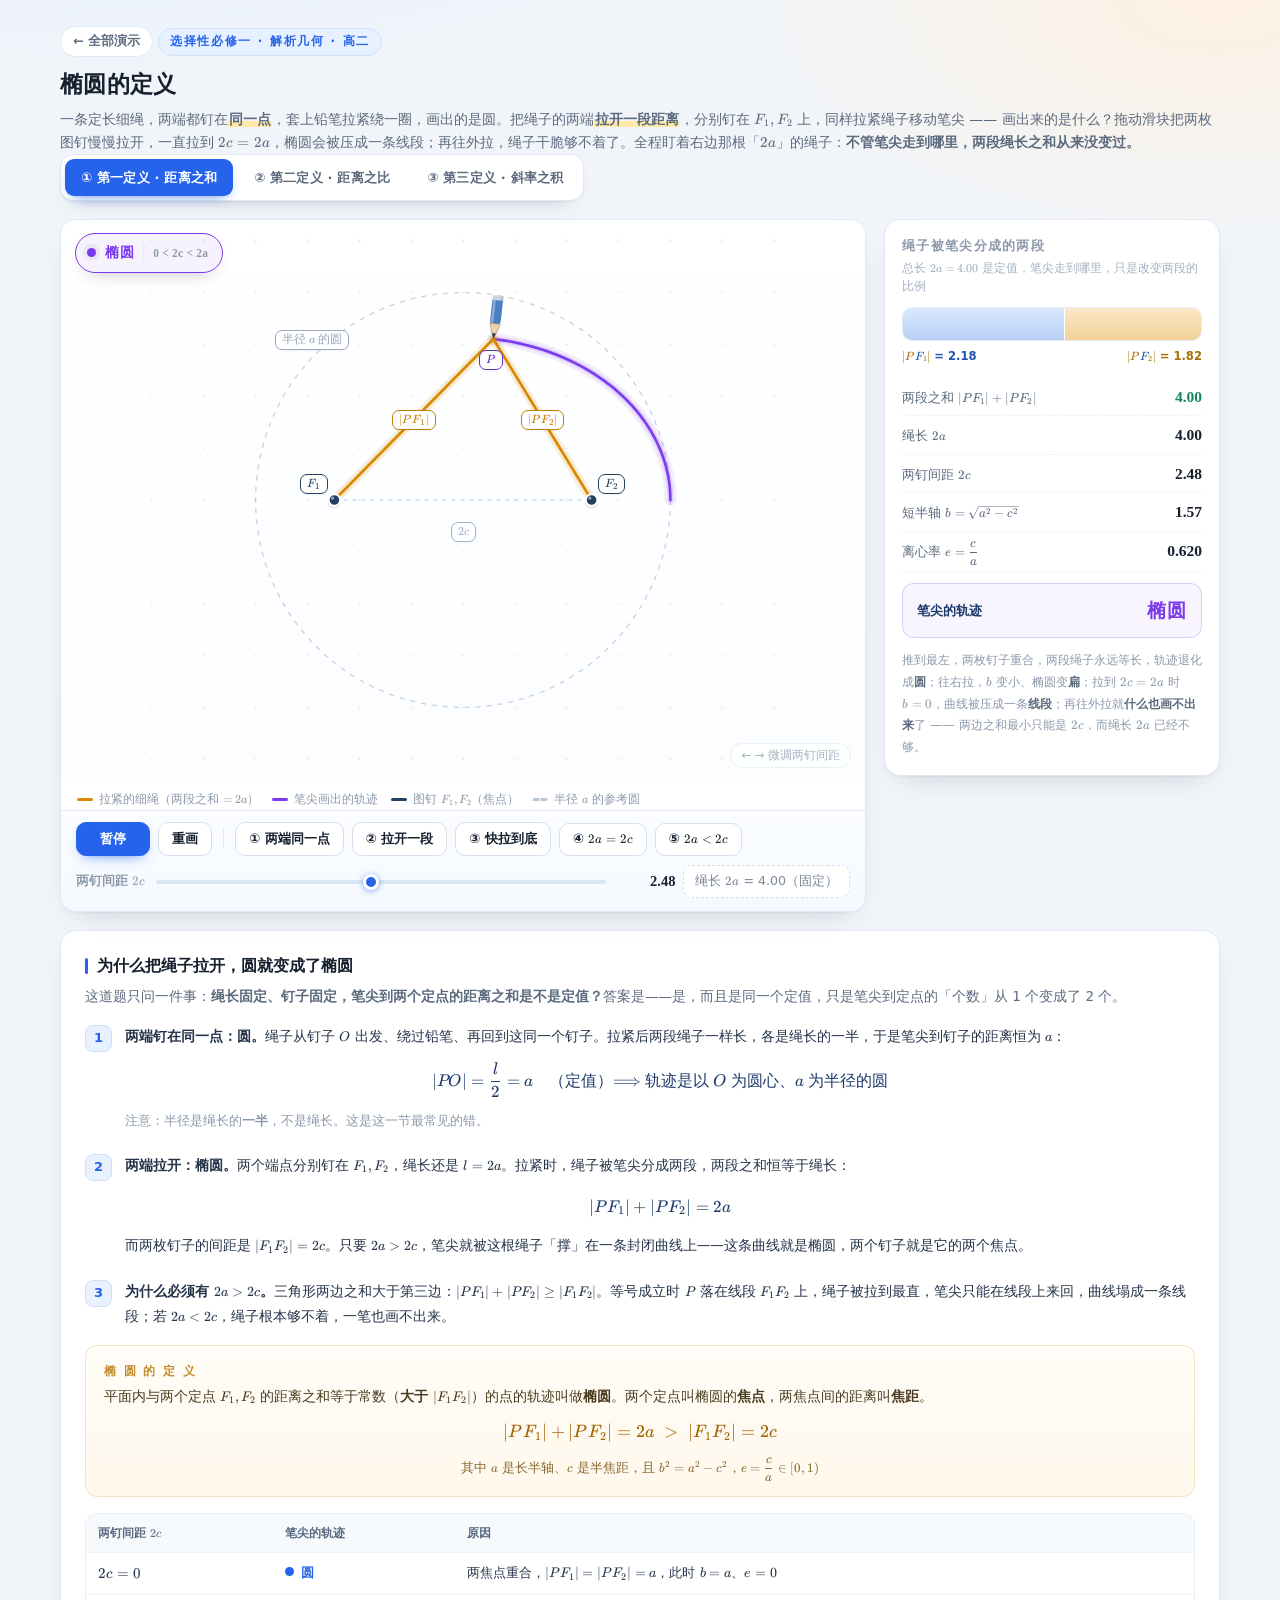
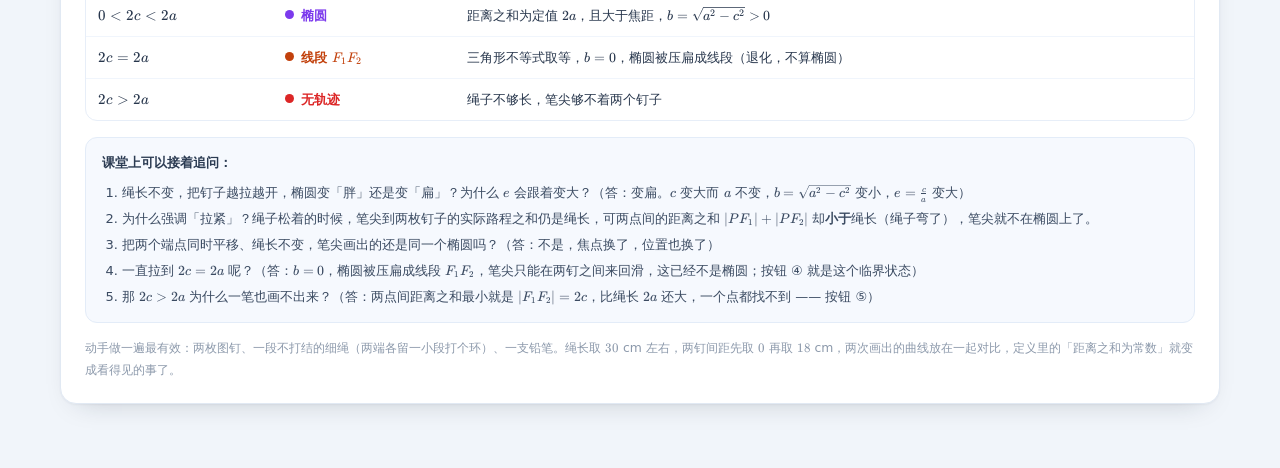
<file: demos/ellipse-rope/index.html>
<!DOCTYPE html>
<html lang="zh-CN">
<head>
<meta charset="utf-8" />
<meta name="viewport" content="width=device-width, initial-scale=1" />
<title>椭圆的定义 · 高中数学动态演示</title>
<link rel="icon" href="data:image/svg+xml,%3Csvg xmlns='http://www.w3.org/2000/svg' viewBox='0 0 32 32'%3E%3Crect width='32' height='32' rx='8' fill='%232563eb'/%3E%3Ctext x='16' y='23' font-size='19' font-family='Georgia,serif' font-style='italic' fill='%23fff' text-anchor='middle'%3Ef%3C/text%3E%3C/svg%3E" />
<meta name="description" content="三个页签切换，讲同一件事的三个侧面：第一定义用一根定长细绳，把两枚图钉从重合拉开，看圆怎样被拽成椭圆；第二定义是例 6——到定点 F(4,0) 与到定直线 x=25/4 的距离之比恒为 4/5，轨迹是 x²/25+y²/9=1；第三定义是例 3——斜率之积恒为 -4/9。" />
<link rel="stylesheet" href="../../assets/katex/katex.min.css" />
<script src="../../assets/katex/katex.min.js"></script>
<script src="../../assets/katex/auto-render.min.js"></script>
<style>
  :root{
    --bg:#f1f5fa; --card:#fff; --ink:#16202f; --ink2:#5c6a7e; --ink3:#8c99ab;
    --line:#e1e9f3; --blue:#2563eb; --amber:#d98a00; --green:#0f8a5f;
    --violet:#7c3aed; --red:#dc2626;
    --serif:"Cambria Math","Times New Roman",Georgia,serif;
  }
  *{box-sizing:border-box}
  html,body{margin:0;padding:0}
  body{
    background:
      radial-gradient(1100px 480px at 12% -10%, #e4efff 0%, rgba(228,239,255,0) 62%),
      radial-gradient(900px 460px at 95% 0%, #fdf1e2 0%, rgba(253,241,226,0) 55%),
      var(--bg);
    color:var(--ink);
    font-family:"Segoe UI","PingFang SC","Hiragino Sans GB","Microsoft YaHei",system-ui,-apple-system,sans-serif;
    -webkit-font-smoothing:antialiased; line-height:1.65;
  }
  .page{max-width:1200px;margin:0 auto;padding:26px 20px 64px}

  header{margin-bottom:18px}
  .back{
    display:inline-flex;align-items:center;gap:5px;margin-bottom:11px;
    font-size:12.5px;font-weight:600;color:var(--ink2);text-decoration:none;
    background:#fff;border:1px solid var(--line);border-radius:999px;padding:4px 12px;transition:.16s ease;
  }
  .back:hover{color:var(--blue);border-color:#a8c2e8;background:#f4f9ff;transform:translateY(-1px)}
  .eyebrow{
    display:inline-flex;align-items:center;gap:7px;font-size:12px;letter-spacing:.14em;
    color:var(--blue);background:#e8f1ff;border:1px solid #cfe0fb;border-radius:999px;
    padding:3px 11px;margin-bottom:10px;font-weight:600;
  }
  h1{font-size:23px;line-height:1.4;margin:0 0 8px;letter-spacing:.3px}
  .sub{margin:0;color:var(--ink2);font-size:14px}
  .katex{font-size:1.02em}
  p .katex,li .katex,td .katex{font-size:1.04em}
  .hl{background:linear-gradient(180deg,transparent 62%,#ffe9a8 62%);font-weight:600;padding:0 1px}

  .main{display:grid;grid-template-columns:minmax(0,1fr) 336px;gap:18px;margin-top:18px;align-items:start}
  .card{
    background:var(--card);border:1px solid var(--line);border-radius:16px;
    box-shadow:0 1px 2px rgba(22,32,47,.04), 0 12px 28px -18px rgba(22,32,47,.28);
  }
  .stage{position:relative;overflow:hidden}
  .canvas-wrap{position:relative}
  #cv,#cv2,#cv3{display:block;width:100%;height:560px;touch-action:none}

  .math-layer{position:absolute;inset:0;pointer-events:none;overflow:hidden}
  .mlabel{
    position:absolute;left:0;top:0;padding:1px 6px;border-radius:7px;
    background:rgba(255,255,255,.94);border:1px solid currentColor;
    font-size:12.4px;line-height:1.2;white-space:nowrap;
    box-shadow:0 1px 2px rgba(22,32,47,.05);
  }
  .mlabel .katex{font-size:1em}

  .badge{
    position:absolute;left:14px;top:13px;display:flex;align-items:center;gap:9px;
    padding:7px 14px 7px 11px;border-radius:999px;
    background:#fff;border:1.5px solid #ddd;color:#333;
    font-size:14px;font-weight:800;letter-spacing:.6px;
    box-shadow:0 8px 20px -12px rgba(22,32,47,.4);
    transition:color .18s ease,border-color .18s ease,background .18s ease;
    pointer-events:none;
  }
  .badge .dot{width:9px;height:9px;border-radius:50%;background:currentColor;box-shadow:0 0 0 4px rgba(0,0,0,.05)}
  .badge .cond{
    font-size:11.5px;font-weight:700;letter-spacing:.2px;color:var(--ink3);
    border-left:1px solid #e6ecf5;padding-left:9px;font-family:var(--serif);
  }
  .hint{
    position:absolute;right:14px;bottom:12px;font-size:11.5px;color:#a4b0c2;
    background:rgba(255,255,255,.86);border:1px solid #eaf0f8;border-radius:999px;padding:2px 10px;
    pointer-events:none;
  }

  .legend{display:flex;flex-wrap:wrap;gap:13px;padding:10px 16px 0;font-size:12px;color:var(--ink3)}
  .legend i{display:inline-block;width:16px;height:0;border-top-width:3px;border-top-style:solid;vertical-align:middle;margin-right:6px;border-radius:2px}
  .legend .katex{font-size:1em}

  .controls{
    display:flex;flex-direction:column;gap:9px;padding:11px 15px 13px;
    border-top:1px solid var(--line);background:linear-gradient(180deg,#fafcff,#f5f9ff);
  }
  .ctrl-row{display:flex;flex-wrap:wrap;align-items:center;gap:8px}
  .btn{
    font-family:inherit;font-size:13px;font-weight:600;color:var(--ink);
    background:#fff;border:1px solid #d5e0ee;border-radius:10px;
    padding:7px 13px;cursor:pointer;transition:.16s ease;white-space:nowrap;
  }
  .btn:hover{border-color:#a8c2e8;background:#f4f9ff;transform:translateY(-1px)}
  .btn:active{transform:translateY(0)}
  .btn.primary{background:var(--blue);border-color:var(--blue);color:#fff;box-shadow:0 6px 14px -8px rgba(37,99,235,.9);min-width:74px}
  .btn.primary:hover{background:#1d4ed8;border-color:#1d4ed8}
  .sep{width:1px;height:20px;background:#dde6f2;margin:0 3px}

  .slider-wrap{display:flex;align-items:center;gap:9px;flex:1 1 260px;min-width:200px}
  .slider-wrap .lab{font-size:12.5px;color:var(--ink3);font-weight:600;white-space:nowrap}
  .slider-wrap .val{font-family:var(--serif);font-size:14.5px;font-weight:700;color:var(--ink);min-width:58px;text-align:right}
  .chip{
    font-size:12.6px;color:#7b8798;background:#fff;border:1px dashed #d5e0ee;
    border-radius:9px;padding:5px 11px;white-space:nowrap;
  }
  input[type=range]{
    -webkit-appearance:none;appearance:none;flex:1;height:4px;border-radius:3px;
    background:#dbe6f5;outline:none;cursor:pointer;
  }
  input[type=range]::-webkit-slider-thumb{
    -webkit-appearance:none;width:16px;height:16px;border-radius:50%;
    background:var(--blue);border:3px solid #fff;box-shadow:0 1px 6px rgba(37,99,235,.55);cursor:grab;
  }
  input[type=range]::-moz-range-thumb{
    width:14px;height:14px;border-radius:50%;background:var(--blue);
    border:3px solid #fff;box-shadow:0 1px 6px rgba(37,99,235,.55);cursor:grab;
  }

  .panel{padding:15px 17px 17px}
  .panel h3{margin:0 0 2px;font-size:13px;letter-spacing:.1em;color:var(--ink3);font-weight:700}
  .panel .cap{margin:0 0 11px;font-size:11.5px;color:#a4b0c2;line-height:1.6}

  .bar{
    display:flex;height:34px;border-radius:10px;overflow:hidden;
    border:1px solid #e2ebf7;background:#f7fafd;
  }
  .bar span{display:block;height:100%}
  .bar.off span{opacity:.28}
  .bar.off{border-style:dashed;background:#fbfcfe}
  #seg1{background:linear-gradient(180deg,#dbe8fb,#b6d0f5);border-right:1px solid #fff}
  #seg2{background:linear-gradient(180deg,#fbe8c9,#f2d097)}
  .barlab{display:flex;justify-content:space-between;gap:8px;margin:6px 0 12px;font-size:11.6px;font-weight:700}
  .barlab .katex{font-size:1em}
  .barlab span:first-child{color:#1f56b3}
  .barlab span:last-child{color:#a86f0a}

  .metric{display:flex;justify-content:space-between;align-items:baseline;gap:10px;padding:6px 0;border-bottom:1px dashed #edf2f9}
  .metric:last-of-type{border-bottom:none}
  .m-label{font-size:12.6px;color:var(--ink2)}
  .m-val{font-family:var(--serif);font-size:15.5px;font-weight:700;white-space:nowrap}
  .m-val.small{font-size:14px;color:var(--ink2);font-weight:600}
  .total{
    margin-top:11px;padding:11px 14px;border-radius:12px;background:#f3f7fd;border:1px solid #e2ebf7;
    font-size:13px;font-weight:700;color:#1d3a6b;display:flex;justify-content:space-between;align-items:center;gap:8px;
    transition:.22s ease;
  }
  .total .num{font-size:19px;font-weight:800;letter-spacing:1px}
  .tip{margin:11px 0 0;font-size:12.4px;line-height:1.75;color:var(--ink3)}
  .tip b{color:var(--ink2)}

  .solution{margin-top:18px;padding:22px 24px 22px}
  .solution h2{font-size:16px;margin:0 0 4px;display:flex;align-items:center;gap:9px}
  .solution h2 .bar2{width:3px;height:16px;border-radius:2px;background:var(--blue)}
  .solution .lead{margin:6px 0 16px;font-size:13.5px;color:var(--ink2)}

  .steps{margin:0 0 16px;padding:0;list-style:none;counter-reset:s}
  .steps li{position:relative;padding:0 0 14px 40px;counter-increment:s}
  .steps li::before{
    content:counter(s);position:absolute;left:0;top:1px;width:25px;height:25px;border-radius:8px;
    background:#e8f1ff;color:var(--blue);font-size:13px;font-weight:800;
    display:flex;align-items:center;justify-content:center;border:1px solid #cfe0fb;
  }
  .steps li:last-child{padding-bottom:0}
  .steps p{margin:0 0 6px;font-size:13.6px;color:#25344a;line-height:1.85}
  .steps .fml{font-family:var(--serif);font-size:16px;color:#1d3a6b;text-align:center;padding:8px 0 6px}

  .defbox{
    padding:15px 18px;border-radius:12px;background:linear-gradient(180deg,#fffdf7,#fff8ec);
    border:1px solid #f3e2c3;margin:4px 0 16px;
  }
  .defbox p{margin:0;font-size:13.6px;line-height:1.85;color:#4a3a20}
  .defbox .big{text-align:center;font-family:var(--serif);font-size:17px;font-weight:700;color:#a26200;padding:7px 0 8px}
  .defbox .tagline{font-size:11.5px;letter-spacing:.16em;color:#c08a2a;font-weight:800;margin-bottom:2px}

  .gtable{width:100%;border-collapse:separate;border-spacing:0;font-size:13.2px;color:#28374d;margin:2px 0 16px;
    border:1px solid #e7eef8;border-radius:12px;overflow:hidden}
  .gtable th,.gtable td{padding:9px 12px;text-align:left;border-bottom:1px solid #f0f5fc;vertical-align:middle}
  .gtable th{background:#f7fafd;font-size:12.2px;font-weight:700;color:#5b6b82;white-space:nowrap}
  .gtable tbody tr:last-child td{border-bottom:none}
  .gtable td.m{font-family:var(--serif);font-size:14px;white-space:nowrap}
  .gtable td.ty{font-weight:800;white-space:nowrap}
  .sw{display:inline-block;width:9px;height:9px;border-radius:50%;margin-right:7px;vertical-align:1px}

  .ask{margin-top:16px;padding:13px 16px;border-radius:12px;background:#f6f9fe;border:1px solid #e3ecf8}
  .ask p{margin:0 0 6px;font-size:13.2px;line-height:1.8;color:#2b3b52;font-weight:600}
  .ask ol{margin:0;padding-left:20px}
  .ask li{font-size:13px;line-height:1.85;color:#3b4b62}
  .ask li+li{margin-top:2px}

  /* ---------- 两个定义之间的切换 ---------- */
  [hidden]{display:none !important}
  .tabs{
    display:flex;gap:5px;padding:4px;background:#fff;border:1px solid var(--line);
    border-radius:13px;width:fit-content;margin:0 0 15px;
    box-shadow:0 1px 2px rgba(22,32,47,.05), 0 10px 22px -18px rgba(22,32,47,.5);
  }
  .tabs .tab{
    font-family:inherit;font-size:13px;font-weight:700;color:var(--ink2);letter-spacing:.2px;
    background:transparent;border:none;border-radius:9px;padding:8px 16px;cursor:pointer;transition:.16s ease;
    text-decoration:none;display:inline-flex;align-items:center;justify-content:center;
  }
  .tabs .tab:hover{color:var(--blue);background:#f2f7fe}
  .tabs .tab.on{background:var(--blue);color:#fff;box-shadow:0 6px 14px -8px rgba(37,99,235,.95)}
  .tabs .tab.on:hover{background:var(--blue);color:#fff}

  .btn.on{background:#eaf6ef;border-color:#a7d8bf;color:#0b6b4a}
  .btn.on:hover{background:#e2f2e9;border-color:#8fcdb1}

  /* 两条斜率：从中间出发，一正一负 */
  .ks{display:flex;flex-direction:column;gap:7px;margin:8px 0 12px}
  .ksrow{display:flex;align-items:center;gap:8px}
  .ksl{font-family:var(--serif);font-size:12.6px;font-weight:700;color:var(--ink2);width:26px;flex:0 0 auto;text-align:right}
  .ksl .katex{font-size:1em}
  .kstrack{position:relative;flex:1;height:13px;background:#f5f9fe;border:1px solid #e6eef8;border-radius:5px;overflow:hidden}
  .kstrack::after{content:"";position:absolute;left:50%;top:1px;bottom:1px;width:1px;background:#d7e2f0}
  .kstrack i{position:absolute;top:2px;bottom:2px;border-radius:3px;transition:width .08s linear}
  .ksv{font-family:var(--serif);font-size:13px;font-weight:700;color:var(--ink);width:50px;text-align:right;flex:0 0 auto}
  .eqbox{
    margin-top:11px;padding:9px 10px;border-radius:11px;text-align:center;
    background:#f8fbff;border:1px solid #e3ecf8;color:#1d3a6b;
  }
  .eqbox .katex{font-size:1.02em}

  /* 第二定义：整条 = d，蓝色段 = |MF|（恒占 4/5） */
  .rbar{height:30px;border-radius:10px;border:1px solid #e2ebf7;background:#fbfcfe;padding:4px;margin:9px 0 5px}
  .rtrack{position:relative;height:100%;border-radius:6px;background:#f0f5fc;min-width:5px;transition:width .07s linear}
  .rfill{
    position:absolute;left:0;top:0;bottom:0;width:80%;border-radius:6px;
    background:linear-gradient(180deg,#dbe8fb,#a9c9f5);border-right:2px solid var(--blue);
  }
  .rlab{display:flex;justify-content:space-between;gap:8px;margin:0 0 12px;font-size:11.6px;font-weight:700;color:var(--ink3)}
  .rlab b{color:#1f56b3}
  .rlab .katex{font-size:1em}

  @media (max-width: 940px){
    .main{grid-template-columns:1fr}
    #cv,#cv2,#cv3{height:430px}
    h1{font-size:20px}
    .page{padding:20px 14px 48px}
    .tabs{width:100%;flex-wrap:wrap}
    .tabs .tab{flex:1 1 auto;padding:8px 6px;font-size:12.5px}
  }
</style>
</head>
<body>
<div class="page">

  <header>
    <a class="back" href="../../index.html">&larr; 全部演示</a>
    <div class="eyebrow">选择性必修一 · 解析几何 · 高二</div>

    <h1>椭圆的定义</h1>

    <div class="hero" id="hero1">
      <p class="sub">一条定长细绳，两端都钉在<span class="hl">同一点</span>，套上铅笔拉紧绕一圈，画出的是圆。把绳子的两端<span class="hl">拉开一段距离</span>，分别钉在 $F_1,F_2$ 上，同样拉紧绳子移动笔尖 —— 画出来的是什么？拖动滑块把两枚图钉慢慢拉开，一直拉到 $2c=2a$，椭圆会被压成一条线段；再往外拉，绳子干脆够不着了。全程盯着右边那根「$2a$」的绳子：<b>不管笔尖走到哪里，两段绳长之和从来没变过。</b></p>
    </div>

    <div class="hero" id="hero2" hidden>
      <p class="sub"><b>例 6</b>　动点 $M(x,y)$ 与定点 $F(4,0)$ 的距离和 $M$ 到定直线 $l:x=\dfrac{25}{4}$ 的距离的比是常数 $\dfrac45$，求动点 $M$ 的轨迹。 —— 这里既不盯「两段绳长之和」，也不盯「两条直线的斜率」，而是盯<span class="hl">一个距离与另一个距离的比</span>：让 $M$ 沿椭圆走一圈，$|MF|$ 与 $d$ 一个变小一个变大，比值却始终是 $\dfrac45$。画面上还并排立着<b>另一条准线</b> $x=-\dfrac{25}{4}$ —— 椭圆有两条准线，左焦点配左准线，点一下「⇄ 换到左准线」就能看到比值同样是 $\dfrac45$。</p>
    </div>

    <div class="hero" id="hero3" hidden>
      <p class="sub"><b>例 3</b>　在 $A,B$ 两点的坐标分别为 $(-5,0)$，$(5,0)$。直线 $AM$，$BM$ 相交于点 $M$，且它们的斜率之积是 $-\dfrac{4}{9}$，求点 $M$ 的轨迹方程。 —— 这里盯的是<span class="hl">两条直线的斜率之积</span>：让 $M$ 绕一圈，看 $k_1$ 与 $k_2$ 一个涨一个落，乘积却始终是 $-\dfrac49$，轨迹同样是一个椭圆。</p>
    </div>

    <div class="tabs" role="tablist">
      <a class="tab on" id="tab1" role="tab" aria-selected="true" href="#first">① 第一定义 · 距离之和</a>
      <a class="tab" id="tab2" role="tab" aria-selected="false" href="#second">② 第二定义 · 距离之比</a>
      <a class="tab" id="tab3" role="tab" aria-selected="false" href="#third">③ 第三定义 · 斜率之积</a>
    </div>
  </header>

  <div id="view1">

  <div class="main">
    <section class="card stage">
      <div class="canvas-wrap">
        <canvas id="cv"></canvas>
        <div class="math-layer" id="mlayer"></div>
        <div class="badge" id="badge"><span class="dot"></span><span id="badgeTxt">椭圆</span><span class="cond" id="badgeCond">0 &lt; 2c &lt; 2a</span></div>
        <div class="hint">&larr; &rarr; 微调两钉间距</div>
      </div>
      <div class="legend">
        <span><i style="border-color:#d98a00"></i>拉紧的细绳（两段之和 $=2a$）</span>
        <span><i style="border-color:#7c3aed" id="lgCurve"></i>笔尖画出的轨迹</span>
        <span><i style="border-color:#22405f"></i>图钉 $F_1,F_2$（焦点）</span>
        <span><i style="border-color:#b9c6da;border-top-style:dashed"></i>半径 $a$ 的参考圆</span>
      </div>
      <div class="controls">
        <div class="ctrl-row">
          <button class="btn primary" id="play">暂停</button>
          <button class="btn" id="re">重画</button>
          <span class="sep"></span>
          <button class="btn" id="p0">① 两端同一点</button>
          <button class="btn" id="p1">② 拉开一段</button>
          <button class="btn" id="p2">③ 快拉到底</button>
          <button class="btn" id="p3">④ $2a=2c$</button>
          <button class="btn" id="p4">⑤ $2a&lt;2c$</button>
        </div>
        <div class="ctrl-row">
          <div class="slider-wrap">
            <span class="lab">两钉间距 $2c$</span>
            <input type="range" id="slider" min="0" max="1.3" step="0.005" value="0.62" />
            <span class="val" id="cRead">2.48</span>
          </div>
          <span class="chip">绳长 $2a$ = 4.00（固定）</span>
        </div>
      </div>
    </section>

    <aside class="card panel">
      <h3>绳子被笔尖分成的两段</h3>
      <p class="cap">总长 $2a=4.00$ 是定值，笔尖走到哪里，只是改变两段的比例</p>
      <div class="bar"><span id="seg1" style="width:50%"></span><span id="seg2" style="width:50%"></span></div>
      <div class="barlab">
        <span>$|PF_1|$ = <b id="r1v">2.00</b></span>
        <span>$|PF_2|$ = <b id="r2v">2.00</b></span>
      </div>

      <div class="metric"><span class="m-label">两段之和 $|PF_1|+|PF_2|$</span><span class="m-val" id="vSum" style="color:#0f8a5f">4.00</span></div>
      <div class="metric"><span class="m-label">绳长 $2a$</span><span class="m-val">4.00</span></div>
      <div class="metric"><span class="m-label">两钉间距 $2c$</span><span class="m-val" id="v2c">2.48</span></div>
      <div class="metric"><span class="m-label">短半轴 $b=\sqrt{a^{2}-c^{2}}$</span><span class="m-val" id="vB">1.57</span></div>
      <div class="metric"><span class="m-label">离心率 $e=\dfrac{c}{a}$</span><span class="m-val" id="vE">0.620</span></div>
      <div class="total" id="vTotal"><span>笔尖的轨迹</span><span class="num" id="vType">椭圆</span></div>
      <p class="tip">推到最左，两枚钉子重合，两段绳子永远等长，轨迹退化成<b>圆</b>；往右拉，$b$ 变小、椭圆变<b>扁</b>；拉到 $2c=2a$ 时 $b=0$，曲线被压成一条<b>线段</b>；再往外拉就<b>什么也画不出来</b>了 —— 两边之和最小只能是 $2c$，而绳长 $2a$ 已经不够。</p>
    </aside>
  </div>

  <section class="card solution">
    <h2><span class="bar2"></span>为什么把绳子拉开，圆就变成了椭圆</h2>
    <p class="lead">这道题只问一件事：<b>绳长固定、钉子固定，笔尖到两个定点的距离之和是不是定值？</b>答案是——是，而且是同一个定值，只是笔尖到定点的「个数」从 1 个变成了 2 个。</p>

    <ol class="steps">
      <li>
        <p><b>两端钉在同一点：圆。</b>绳子从钉子 $O$ 出发、绕过铅笔、再回到这同一个钉子。拉紧后两段绳子一样长，各是绳长的一半，于是笔尖到钉子的距离恒为 $a$：</p>
        <p class="fml">$|PO|=\dfrac{l}{2}=a$　（定值）$\Longrightarrow$ 轨迹是以 $O$ 为圆心、$a$ 为半径的圆</p>
        <p style="font-size:12.8px;color:#8c99ab">注意：半径是绳长的<b>一半</b>，不是绳长。这是这一节最常见的错。</p>
      </li>
      <li>
        <p><b>两端拉开：椭圆。</b>两个端点分别钉在 $F_1,F_2$，绳长还是 $l=2a$。拉紧时，绳子被笔尖分成两段，两段之和恒等于绳长：</p>
        <p class="fml">$|PF_1|+|PF_2|=2a$</p>
        <p>而两枚钉子的间距是 $|F_1F_2|=2c$。只要 $2a&gt;2c$，笔尖就被这根绳子「撑」在一条封闭曲线上——这条曲线就是椭圆，两个钉子就是它的两个焦点。</p>
      </li>
      <li>
        <p><b>为什么必须有 $2a&gt;2c$。</b>三角形两边之和大于第三边：$|PF_1|+|PF_2|\ge|F_1F_2|$。等号成立时 $P$ 落在线段 $F_1F_2$ 上，绳子被拉到最直，笔尖只能在线段上来回，曲线塌成一条线段；若 $2a&lt;2c$，绳子根本够不着，一笔也画不出来。</p>
      </li>
    </ol>

    <div class="defbox">
      <p class="tagline">椭 圆 的 定 义</p>
      <p>平面内与两个定点 $F_1,F_2$ 的距离之和等于常数（<b>大于 $|F_1F_2|$</b>）的点的轨迹叫做<b>椭圆</b>。两个定点叫椭圆的<b>焦点</b>，两焦点间的距离叫<b>焦距</b>。</p>
      <p class="big">$|PF_1|+|PF_2|=2a\;>\;|F_1F_2|=2c$</p>
      <p style="text-align:center;font-size:12.6px;color:#8a6a33">其中 $a$ 是长半轴、$c$ 是半焦距，且 $b^{2}=a^{2}-c^{2}$，$e=\dfrac{c}{a}\in[0,1)$</p>
    </div>

    <table class="gtable">
      <thead>
        <tr><th>两钉间距 $2c$</th><th>笔尖的轨迹</th><th>原因</th></tr>
      </thead>
      <tbody>
        <tr>
          <td class="m">$2c=0$</td>
          <td class="ty" style="color:#2563eb"><span class="sw" style="background:#2563eb"></span>圆</td>
          <td>两焦点重合，$|PF_1|=|PF_2|=a$，此时 $b=a$、$e=0$</td>
        </tr>
        <tr>
          <td class="m">$0&lt;2c&lt;2a$</td>
          <td class="ty" style="color:#7c3aed"><span class="sw" style="background:#7c3aed"></span>椭圆</td>
          <td>距离之和为定值 $2a$，且大于焦距，$b=\sqrt{a^{2}-c^{2}}&gt;0$</td>
        </tr>
        <tr>
          <td class="m">$2c=2a$</td>
          <td class="ty" style="color:#c2410c"><span class="sw" style="background:#c2410c"></span>线段 $F_1F_2$</td>
          <td>三角形不等式取等，$b=0$，椭圆被压扁成线段（退化，不算椭圆）</td>
        </tr>
        <tr>
          <td class="m">$2c&gt;2a$</td>
          <td class="ty" style="color:#dc2626"><span class="sw" style="background:#dc2626"></span>无轨迹</td>
          <td>绳子不够长，笔尖够不着两个钉子</td>
        </tr>
      </tbody>
    </table>

    <div class="ask">
      <p>课堂上可以接着追问：</p>
      <ol>
        <li>绳长不变，把钉子越拉越开，椭圆变「胖」还是变「扁」？为什么 $e$ 会跟着变大？（答：变扁。$c$ 变大而 $a$ 不变，$b=\sqrt{a^{2}-c^{2}}$ 变小，$e=\frac{c}{a}$ 变大）</li>
        <li>为什么强调「拉紧」？绳子松着的时候，笔尖到两枚钉子的实际路程之和仍是绳长，可两点间的距离之和 $|PF_1|+|PF_2|$ 却<b>小于</b>绳长（绳子弯了），笔尖就不在椭圆上了。</li>
        <li>把两个端点同时平移、绳长不变，笔尖画出的还是同一个椭圆吗？（答：不是，焦点换了，位置也换了）</li>
        <li>一直拉到 $2c=2a$ 呢？（答：$b=0$，椭圆被压扁成线段 $F_1F_2$，笔尖只能在两钉之间来回滑，这已经不是椭圆；按钮 ④ 就是这个临界状态）</li>
        <li>那 $2c&gt;2a$ 为什么一笔也画不出来？（答：两点间距离之和最小就是 $|F_1F_2|=2c$，比绳长 $2a$ 还大，一个点都找不到 —— 按钮 ⑤）</li>
      </ol>
    </div>

    <p class="tip" style="margin-top:14px">动手做一遍最有效：两枚图钉、一段不打结的细绳（两端各留一小段打个环）、一支铅笔。绳长取 $30$ cm 左右，两钉间距先取 $0$ 再取 $18$ cm，两次画出的曲线放在一起对比，定义里的「距离之和为常数」就变成看得见的事了。</p>
  </section>
  </div><!-- /view1 -->

  <div id="view2" hidden>
  <div class="main">
    <section class="card stage">
      <div class="canvas-wrap">
        <canvas id="cv2"></canvas>
        <div class="math-layer" id="mlayer2"></div>
        <div class="badge" id="badge2"><span class="dot"></span><span id="badgeTxt2">椭圆</span><span class="cond" id="badgeCond2">|MF| : d = 4 : 5</span></div>
        <div class="hint">&larr; &rarr; 微调 $M$ 的位置</div>
      </div>
      <div class="legend">
        <span><i style="border-color:#2563eb"></i>$M$ 到焦点的距离 $|MF|$</span>
        <span><i style="border-color:#d98a00;border-top-style:dashed"></i>$M$ 到准线的距离 $d$</span>
        <span><i style="border-color:#dc2626;border-top-style:dashed"></i>两条准线 $x=\pm\frac{25}{4}$（当前那条高亮）</span>
        <span><i style="border-color:#7c3aed" id="lgCurve2"></i>$M$ 画出的轨迹</span>
      </div>
      <div class="controls">
        <div class="ctrl-row">
          <button class="btn primary" id="play2">暂停</button>
          <button class="btn" id="re2">重画</button>
          <span class="sep"></span>
          <button class="btn" id="s0">① 右顶点</button>
          <button class="btn" id="s1">② 上顶点</button>
          <button class="btn" id="s2">③ 左顶点</button>
          <span class="sep"></span>
          <button class="btn" id="sSide">⇄ 换到左准线</button>
          <button class="btn" id="sF">叠加另一个焦点</button>
        </div>
        <div class="ctrl-row">
          <div class="slider-wrap">
            <span class="lab">$M$ 的位置角 $\theta$</span>
            <input type="range" id="slider2" min="0" max="6.2832" step="0.002" value="0" />
            <span class="val" id="thRead">0°</span>
          </div>
          <span class="chip">$a=5,\ b=3,\ c=4,\ e=\frac{4}{5}$</span>
        </div>
      </div>
    </section>

    <aside class="card panel">
      <h3>两个距离都在变，比值不动</h3>
      <p class="cap">$M$ 走一圈，$|MF|$ 从 $1$ 变到 $9$、$d$ 从 $1.25$ 变到 $11.25$ —— 但蓝色的那一段，永远占整条的 $\frac45$</p>
      <div class="rbar"><div class="rtrack" id="rtrack"><span class="rfill"></span></div></div>
      <div class="rlab"><span>蓝段 $=|MF|$</span><span>整条 $=d$</span></div>

      <div class="metric"><span class="m-label">到焦点的距离 $|MF|$</span><span class="m-val" id="vMF" style="color:#1f56b3">1.00</span></div>
      <div class="metric"><span class="m-label">到准线的距离 $d$</span><span class="m-val" id="vD" style="color:#a86f0a">1.25</span></div>
      <div class="metric"><span class="m-label">比值 $\dfrac{|MF|}{d}$</span><span class="m-val" id="vRatio" style="color:#0f8a5f">0.800</span></div>
      <div class="total" id="vTotal2"><span>这个比值</span><span class="num" id="vConst">恒为 4/5</span></div>
      <div class="metric"><span class="m-label">当前对照</span><span class="m-val small" id="vPair">右焦点 F(4,0) ↔ 右准线 x=25/4</span></div>
      <div class="metric"><span class="m-label">准线 $x=\pm\dfrac{a^{2}}{c}$</span><span class="m-val small">两条，$\pm\dfrac{25}{4}$</span></div>
      <div class="metric"><span class="m-label">长半轴 / 短半轴</span><span class="m-val small">$a=5,\quad b=3$</span></div>
      <div class="eqbox" id="eq2"></div>
      <p class="tip">准线都落在椭圆<b>外面</b>（$6.25&gt;5=a$），所以 $M$ 永远夹在两条准线之间，每一侧的距离 $d$ 都不用讨论绝对值。点「⇄ 换到左准线」会发现：<b>左焦点 $F'(-4,0)$ 配左准线 $x=-\frac{25}{4}$，比值照样是 $\frac45$</b>。点「叠加另一个焦点」，还能看到 $|MF|+|MF'|$ 始终是 $2a=10$ —— 第二定义与第一定义画的是<b>同一个椭圆</b>。</p>
    </aside>
  </div>

  <section class="card solution">
    <h2><span class="bar2"></span>把「距离之比」翻译成坐标</h2>
    <p class="lead">例 6 只给了三样东西：一个定点、一条定直线、一个比值。而条件里的两个「距离」都能写成坐标，于是它就变成了一个方程 —— 解出来就知道轨迹是什么。</p>

    <ol class="steps">
      <li>
        <p><b>先把两个距离写成式子。</b>设 $M(x,y)$。到定点 $F(4,0)$ 的距离用两点间距离公式；到直线 $l:x=\frac{25}{4}$ 的距离，因为 $l$ 是<b>竖直线</b>，只需要看横坐标之差，不用勾股：</p>
        <p class="fml">$|MF|=\sqrt{(x-4)^{2}+y^{2}},\qquad d=\left|x-\dfrac{25}{4}\right|$</p>
      </li>
      <li>
        <p><b>套条件，列方程。</b>比值是 $\dfrac45$，把两个式子除一下：</p>
        <p class="fml">$\dfrac{\sqrt{(x-4)^{2}+y^{2}}}{\left|x-\frac{25}{4}\right|}=\dfrac{4}{5}\;\Longrightarrow\;5\sqrt{(x-4)^{2}+y^{2}}=4\left|x-\dfrac{25}{4}\right|$</p>
      </li>
      <li>
        <p><b>两边平方，展开化简。</b>左边乘 $25$，右边乘 $16$：</p>
        <p class="fml">$25\big[(x-4)^{2}+y^{2}\big]=16\left(x-\dfrac{25}{4}\right)^{2}$</p>
        <p class="fml">$25x^{2}-200x+400+25y^{2}=16x^{2}-200x+625$</p>
        <p>两边的 $-200x$ <b>正好抵消</b>（这不是巧合，见第 5 步），剩下一个很干净的式子：</p>
        <p class="fml">$9x^{2}+25y^{2}=225\;\Longrightarrow\;\dfrac{x^{2}}{25}+\dfrac{y^{2}}{9}=1$</p>
      </li>
      <li>
        <p><b>结论，并回头验一遍。</b>轨迹是椭圆 $\dfrac{x^{2}}{25}+\dfrac{y^{2}}{9}=1$。这里 $a=5$、$b=3$，于是 $c=\sqrt{25-9}=4$、$e=\dfrac{c}{a}=\dfrac45$，对应的准线是 $x=\dfrac{a^{2}}{c}=\dfrac{25}{4}$ —— 与题目给的定点和定直线<b>完全吻合</b>。</p>
        <p style="font-size:12.8px;color:#8c99ab">这一步就是检验：解出来的椭圆，焦点确实是 $(4,0)$、准线确实是 $x=\frac{25}{4}$，说明前面没算错。</p>
      </li>
      <li>
        <p><b>为什么 $-200x$ 一定抵消。</b>一般地，焦点取 $(c,0)$、对应的准线取 $x=\dfrac{a^{2}}{c}$、比值取 $e=\dfrac{c}{a}$，平方后两边的 $x$ 的一次项分别是 $-2cx$ 与 $-2e^{2}\cdot\dfrac{a^{2}}{c}x=-2cx$，永远相等。所以「一个焦点 + 它对应的准线 + 比值 $e=\frac{c}{a}$」给出的椭圆，一定以原点为中心。</p>
      </li>
      <li>
        <p><b>它和第一定义是同一件事。</b>由 $|MF|=e\left(\dfrac{a^{2}}{c}-x\right)=a-ex$，另一个焦点 $F'$ 同理有 $|MF'|=a+ex$，两式相加：</p>
        <p class="fml">$|MF|+|MF'|=(a-ex)+(a+ex)=2a$</p>
        <p>这正是第一定义里的「距离之和为定值」。<b>第二定义不是另一条曲线，它只是同一根绳子的另一种说法。</b></p>
      </li>
    </ol>

    <div class="defbox">
      <p class="tagline">椭 圆 的 第 二 定 义</p>
      <p>平面内到定点 $F$ 的距离与到定直线 $l$ 的距离之比等于常数 $e$（<b>$0&lt;e&lt;1$</b>）的点的轨迹叫做<b>椭圆</b>。定点 $F$ 叫<b>焦点</b>，定直线 $l$ 叫 $F$ 对应的<b>准线</b>，常数 $e$ 叫<b>离心率</b>。</p>
      <p class="big">$\dfrac{|MF|}{d(M,l)}=e=\dfrac{c}{a}\qquad(0&lt;e&lt;1)$</p>
      <p style="text-align:center;font-size:12.6px;color:#8a6a33">准线 $x=\pm\dfrac{a^{2}}{c}$，左右各一条；左焦点配左准线，右焦点配右准线</p>
    </div>

    <table class="gtable">
      <thead>
        <tr><th>比值 $e$</th><th>曲线</th><th>说明</th></tr>
      </thead>
      <tbody>
        <tr><td class="m">$0&lt;e&lt;1$</td><td class="ty" style="color:#7c3aed"><span class="sw" style="background:#7c3aed"></span>椭圆</td><td>$e$ 越小越接近圆；$e=0$ 时两焦点重合、准线退到无穷远（本题 $e=\frac45$）</td></tr>
        <tr><td class="m">$e=1$</td><td class="ty" style="color:#0f8a5f"><span class="sw" style="background:#0f8a5f"></span>抛物线</td><td>到定点的距离<b>等于</b>到准线的距离</td></tr>
        <tr><td class="m">$e&gt;1$</td><td class="ty" style="color:#c2410c"><span class="sw" style="background:#c2410c"></span>双曲线</td><td>只取靠近焦点的那一支，另一支对应另一条准线</td></tr>
      </tbody>
    </table>
    <p class="tip" style="margin:-4px 0 14px">这张表就是圆锥曲线的<b>统一定义</b>：换的只是比值 $e$，曲线跟着换。本题 $e=\dfrac45&lt;1$，所以是椭圆。</p>

    <div class="ask">
      <p>课堂上可以接着追问：</p>
      <ol>
        <li>准线为什么一定在椭圆外面？（答：$\dfrac{a^{2}}{c}&gt;a\iff a&gt;c$，椭圆必然 $a&gt;c$；本题 $6.25&gt;5$）</li>
        <li>取上顶点 $M(0,3)$ 验一验？（答：$|MF|=\sqrt{16+9}=5$，$d=6.25$，$\dfrac{5}{6.25}=0.8$ ✓ —— 按钮 ②）</li>
        <li>把比值改成 $\dfrac54$ 会怎样？（答：$e&gt;1$，轨迹变成双曲线的一支，不再是椭圆）</li>
        <li>椭圆有几条准线？（答：两条，$x=\pm\dfrac{a^{2}}{c}$；本题另一条是 $x=-\dfrac{25}{4}$，配左焦点 $(-4,0)$ —— 演示里点「⇄ 换到左准线」可以直接验证，比值同样是 $\frac45$）</li>
        <li>为什么由第二定义能推出 $|MF|+|MF'|=2a$？（答：$|MF|=a-ex$、$|MF'|=a+ex$，相加即得 —— 这就是两种定义等价的证明）</li>
      </ol>
    </div>

    <p class="tip" style="margin-top:14px">一个容易踩的坑：分母是「到<b>准线</b>的距离」，必须垂直；本题准线竖直，所以垂直距离就是横坐标之差。若准线写成 $y=\frac{25}{4}$，公式里的 $x$ 就要换成 $y$，分子分母都要跟着换。</p>
  </section>
  </div><!-- /view2 -->

  <div id="view3" hidden>
  <div class="main">
    <section class="card stage">
      <div class="canvas-wrap">
        <canvas id="cv3"></canvas>
        <div class="math-layer" id="mlayer3"></div>
        <div class="badge" id="badge3"><span class="dot"></span><span id="badgeTxt3">椭圆</span><span class="cond" id="badgeCond3">m = −4/9</span></div>
        <div class="hint">&larr; &rarr; 微调 $m$</div>
      </div>
      <div class="legend">
        <span><i style="border-color:#2563eb"></i>直线 $MA$（斜率 $k_1$）</span>
        <span><i style="border-color:#d98a00"></i>直线 $MB$（斜率 $k_2$）</span>
        <span><i style="border-color:#7c3aed" id="lgCurve3"></i>$M$ 画出的轨迹</span>
        <span><i style="border-color:#22405f"></i>定点 $A,B$（要挖去）</span>
      </div>
      <div class="controls">
        <div class="ctrl-row">
          <button class="btn primary" id="play3">暂停</button>
          <button class="btn" id="re3">重画</button>
          <span class="sep"></span>
          <button class="btn" id="q0">① 本题 $m=-\frac{4}{9}$</button>
          <button class="btn" id="q1">② $m=-1$（圆）</button>
          <button class="btn" id="q2">③ $m\to 0$（扁）</button>
          <button class="btn" id="q3">④ $m=-1.2$（长轴转竖）</button>
          <span class="sep"></span>
          <button class="btn" id="qF">叠加第一定义的焦点</button>
        </div>
        <div class="ctrl-row">
          <div class="slider-wrap">
            <span class="lab">斜率之积 $m$</span>
            <input type="range" id="slider3" min="-1.2" max="-0.12" step="0.005" value="-0.4444" />
            <span class="val" id="mRead">−0.444</span>
          </div>
          <span class="chip">$a=5$（$A,B$ 固定）</span>
        </div>
      </div>
    </section>

    <aside class="card panel">
      <h3>两个斜率都在变，乘积不动</h3>
      <p class="cap">$M$ 绕椭圆走一圈，$k_1$ 与 $k_2$ 一涨一落，乘积永远是 $m$</p>
      <div class="ks">
        <div class="ksrow"><span class="ksl">$k_1$</span><span class="kstrack"><i id="ks1" style="left:50%;width:0;background:linear-gradient(180deg,#7fb0f2,#2563eb)"></i></span><span class="ksv" id="k1v">0.000</span></div>
        <div class="ksrow"><span class="ksl">$k_2$</span><span class="kstrack"><i id="ks2" style="left:50%;width:0;background:linear-gradient(180deg,#f0c479,#d98a00)"></i></span><span class="ksv" id="k2v">0.000</span></div>
      </div>
      <div class="total" id="vTotal3"><span>$k_1\cdot k_2$</span><span class="num" id="kprod">−0.4444</span></div>
      <div class="metric"><span class="m-label">短半轴 $b=\sqrt{-m\,a^{2}}$</span><span class="m-val" id="vb3">3.33</span></div>
      <div class="metric"><span class="m-label">真实焦距 $2c$</span><span class="m-val" id="vc3">7.45</span></div>
      <div class="metric"><span class="m-label">焦点（不是 $A,B$）</span><span class="m-val small" id="vf3">(±3.73, 0)</span></div>
      <div class="eqbox" id="eq3"></div>
      <p class="tip">$k_1$ 与 $k_2$ 永远<b>一正一负</b>：$M$ 在 $x$ 轴上方时 $MA$ 上升、$MB$ 下降，所以乘积恒为负。$m=-1$ 时两根线<b>互相垂直</b>，轨迹退化成<b>圆</b> —— 正是「直径所对的圆周角是直角」。</p>
    </aside>
  </div>

  <section class="card solution">
    <h2><span class="bar2"></span>从「距离之和」换到「斜率之积」</h2>
    <p class="lead">例 3 只给了两个定点和一句话：$k_{AM}\cdot k_{BM}=-\frac49$。把两个斜率翻译成坐标，条件就变成了一个方程 —— 求出它，就知道轨迹是什么。</p>

    <ol class="steps">
      <li>
        <p><b>设点、写斜率（先看分母）。</b>设 $M(x,y)$。$AM$、$BM$ 的斜率都要存在，所以 $x\ne-5$ 且 $x\ne5$，即 $M$ 不能落在 $A$、$B$ 两点上：</p>
        <p class="fml">$k_{AM}=\dfrac{y}{x+5},\qquad k_{BM}=\dfrac{y}{x-5}$</p>
      </li>
      <li>
        <p><b>套条件，变成一个方程。</b>两个斜率相乘得 $-\frac49$：</p>
        <p class="fml">$\dfrac{y}{x+5}\cdot\dfrac{y}{x-5}=-\dfrac{4}{9}\;\Longrightarrow\;\dfrac{y^{2}}{x^{2}-25}=-\dfrac{4}{9}$</p>
      </li>
      <li>
        <p><b>化简成标准式。</b>交叉相乘：$9y^{2}=-4(x^{2}-25)$，即 $4x^{2}+9y^{2}=100$，两边除以 $100$：</p>
        <p class="fml">$9y^{2}=-4(x^{2}-25)\;\Longrightarrow\;4x^{2}+9y^{2}=100\;\Longrightarrow\;\dfrac{x^{2}}{25}+\dfrac{9y^{2}}{100}=1\quad(x\ne\pm5)$</p>
        <p style="font-size:12.8px;color:#8c99ab">也就是 $\dfrac{x^{2}}{25}+\dfrac{y^{2}}{100/9}=1$：这里 $a^{2}=25$、$b^{2}=\frac{100}{9}$，所以 $a=5$，$b=\frac{10}{3}$。</p>
      </li>
      <li>
        <p><b>结论：是椭圆，但要挖掉两个点。</b>轨迹是以 $A(-5,0)$、$B(5,0)$ 为<span class="hl">长轴端点</span>的椭圆，再加上 $x\ne\pm5$ 的限制 —— 也就是椭圆上去掉 $A$、$B$ 两点。因为 $M$ 与 $A$ 重合时「直线 $AM$」根本不存在，斜率无从谈起。</p>
      </li>
      <li>
        <p><b>最容易错的一步：焦点不是 $A,B$。</b>由 $c=\sqrt{a^{2}-b^{2}}=\sqrt{25-\frac{100}{9}}=\frac{5\sqrt5}{3}\approx3.73$，真正的焦点是 $\left(\pm\frac{5\sqrt5}{3},\,0\right)$。$A$、$B$ 是长轴的<b>两个端点</b>，落在椭圆上；焦点却在椭圆<b>里面</b>。把两者混为一谈，后面算离心率 $e=\frac{c}{a}=\frac{\sqrt5}{3}\approx0.745$ 就会全错。</p>
        <p style="font-size:12.8px;color:#8c99ab">点一下演示里的「叠加第一定义的焦点」，两条虚线会告诉你：这个椭圆的 $|MF_1|+|MF_2|$ 同样是定值 $2a=10$。</p>
      </li>
    </ol>

    <div class="defbox">
      <p class="tagline">椭 圆 的 第 三 定 义</p>
      <p>设 $A(-a,0)$、$B(a,0)$ 是椭圆长轴的两个端点，$M$ 是椭圆上<b>异于 $A,B$</b> 的任意一点，则 $k_{AM}\cdot k_{BM}$ 恒为定值；反过来，若动点 $M$ 到 $A,B$ 连线的斜率之积为常数 $m$（$m&lt;0$ 且 $m\ne-1$），则 $M$ 的轨迹是椭圆</p>
      <p class="big">$k_{AM}\cdot k_{BM}=-\dfrac{b^{2}}{a^{2}}=m\;\Longleftrightarrow\;\dfrac{x^{2}}{a^{2}}+\dfrac{y^{2}}{-ma^{2}}=1\;(x\ne\pm a)$</p>
      <p style="text-align:center;font-size:12.6px;color:#8a6a33">$m=-1$ 时退化为圆（直径所对圆周角为直角）；$m&gt;0$ 时轨迹是双曲线 —— 那是双曲线的「第三定义」</p>
    </div>

    <table class="gtable">
      <thead>
        <tr><th>比一比</th><th>第一定义</th><th>第三定义</th></tr>
      </thead>
      <tbody>
        <tr><td class="m">盯住什么</td><td>到两点的<b>距离之和</b></td><td>到两点的<b>斜率之积</b></td></tr>
        <tr><td class="m">定值</td><td>$|PF_1|+|PF_2|=2a$</td><td>$k_1k_2=-\dfrac{b^{2}}{a^{2}}=m$</td></tr>
        <tr><td class="m">那两个定点</td><td>焦点 $(\pm c,0)$，在椭圆内部</td><td>长轴端点 $(\pm a,0)$，在椭圆上</td></tr>
        <tr><td class="m">几何味道</td><td>「到两点距离之和不变」</td><td>「到两点连线张角的大小不变」</td></tr>
        <tr><td class="m">使用前提</td><td>没有额外限制</td><td>斜率必须存在 ⟹ 挖去 $A,B$ 两点</td></tr>
      </tbody>
    </table>

    <div class="ask">
      <p>课堂上可以接着追问：</p>
      <ol>
        <li>为什么最后一定要写 $x\ne\pm5$？（答：$A$、$B$ 处直线 $AM$ 或 $BM$ 退化成一条线，斜率不存在，条件本身没意义——演示里 $M$ 走到两端时，两条线和数值都会淡出）</li>
        <li>$m=-1$ 是什么图形？（答：圆 $x^{2}+y^{2}=25$。$k_1k_2=-1\iff AM\perp BM$，这正是「直径所对的圆周角是直角」的逆命题 —— 按钮 ②）</li>
        <li>若把条件改成 $k_{AM}\cdot k_{BM}=\frac49&gt;0$ 呢？（答：$\frac{x^{2}}{25}-\frac{y^{2}}{100/9}=1$，是双曲线，不是椭圆）</li>
        <li>本题椭圆的焦点在哪里？为什么不是 $A,B$？（答：$\left(\pm\frac{5\sqrt5}{3},0\right)$；$A,B$ 是长轴端点，在这条椭圆上，而焦点在椭圆内部）</li>
        <li>若 $A,B$ 改成 $(0,-5),(0,5)$ 呢？（答：只是把 $x,y$ 互换，得 $\frac{y^{2}}{25}+\frac{x^{2}}{100/9}=1$，同一个椭圆转了 $90^\circ$）</li>
      </ol>
    </div>
  </section>
  </div><!-- /view3 -->
</div><!-- /page -->

<script src="first.js"></script>
<script src="second.js"></script>
<script src="third.js"></script>
<script>
/* 三个定义之间的切换 —— 页签本身就是 <a href="#second">，
   所以每个定义都有自己的永久链接：地址栏带 #second 打开就直接落在第二定义 */
(function () {
  "use strict";
  var tabs = [document.getElementById('tab1'), document.getElementById('tab2'), document.getElementById('tab3')];
  var views = [document.getElementById('view1'), document.getElementById('view2'), document.getElementById('view3')];
  var heroes = [document.getElementById('hero1'), document.getElementById('hero2'), document.getElementById('hero3')];
  var names = ['first', 'second', 'third'];

  /* 认哪些锚点：#second / #2 / #tab2 / #view2 都算第二定义，其余落到第一定义 */
  var ALIAS = {
    '': 0, '#first': 0, '#1': 0, '#tab1': 0, '#view1': 0,
    '#second': 1, '#2': 1, '#tab2': 1, '#view2': 1,
    '#third': 2, '#3': 2, '#tab3': 2, '#view3': 2
  };

  function indexOfHash() {
    var h = (location.hash || '').toLowerCase();
    return Object.prototype.hasOwnProperty.call(ALIAS, h) ? ALIAS[h] : null;
  }

  /* 页面标题固定为「椭圆的定义」，切页签不改它 */
  function go(i) {
    for (var k = 0; k < 3; k++) {
      tabs[k].classList.toggle('on', k === i);
      tabs[k].setAttribute('aria-selected', k === i ? 'true' : 'false');
      views[k].hidden = (k !== i);
      heroes[k].hidden = (k !== i);
    }
    for (var j = 0; j < 3; j++) {
      var d = window.__ell && window.__ell[names[j]];
      if (d) d.setLive(j === i);
    }
    /* 从讲解卡中间切过来时，把页签滚回视野 */
    var y = tabs[0].getBoundingClientRect().top;
    if (y < 0) window.scrollTo({ top: window.scrollY + y - 16, behavior: 'smooth' });
  }

  /* 点击不改 hash —— 那是 <a> 自己的事；这里只听 hash 变化，右键「复制链接地址」即可分享 */
  window.addEventListener('hashchange', function () {
    var i = indexOfHash();
    if (i !== null) go(i);
  });

  window.__ell = window.__ell || {};
  var start = indexOfHash();
  go(start === null ? 0 : start);
})();
</script>
<script>
  window.addEventListener('load', function () {
    if (window.katex && window.renderMathInElement) return;
    var w = document.createElement('div');
    w.textContent = '公式渲染库未能加载：请确认 assets/katex/ 目录下的文件完整（尤其是 fonts 文件夹）。';
    w.style.cssText = 'position:fixed;left:50%;top:12px;transform:translateX(-50%);z-index:99;' +
      'background:#fff5f5;border:1px solid #f6b9b9;color:#b91c1c;padding:8px 16px;border-radius:999px;' +
      'font:600 13px/1.4 "Segoe UI","PingFang SC","Microsoft YaHei",sans-serif;' +
      'box-shadow:0 8px 20px -10px rgba(185,28,28,.5)';
    document.body.appendChild(w);
  });
</script>
</body>
</html>
</file>
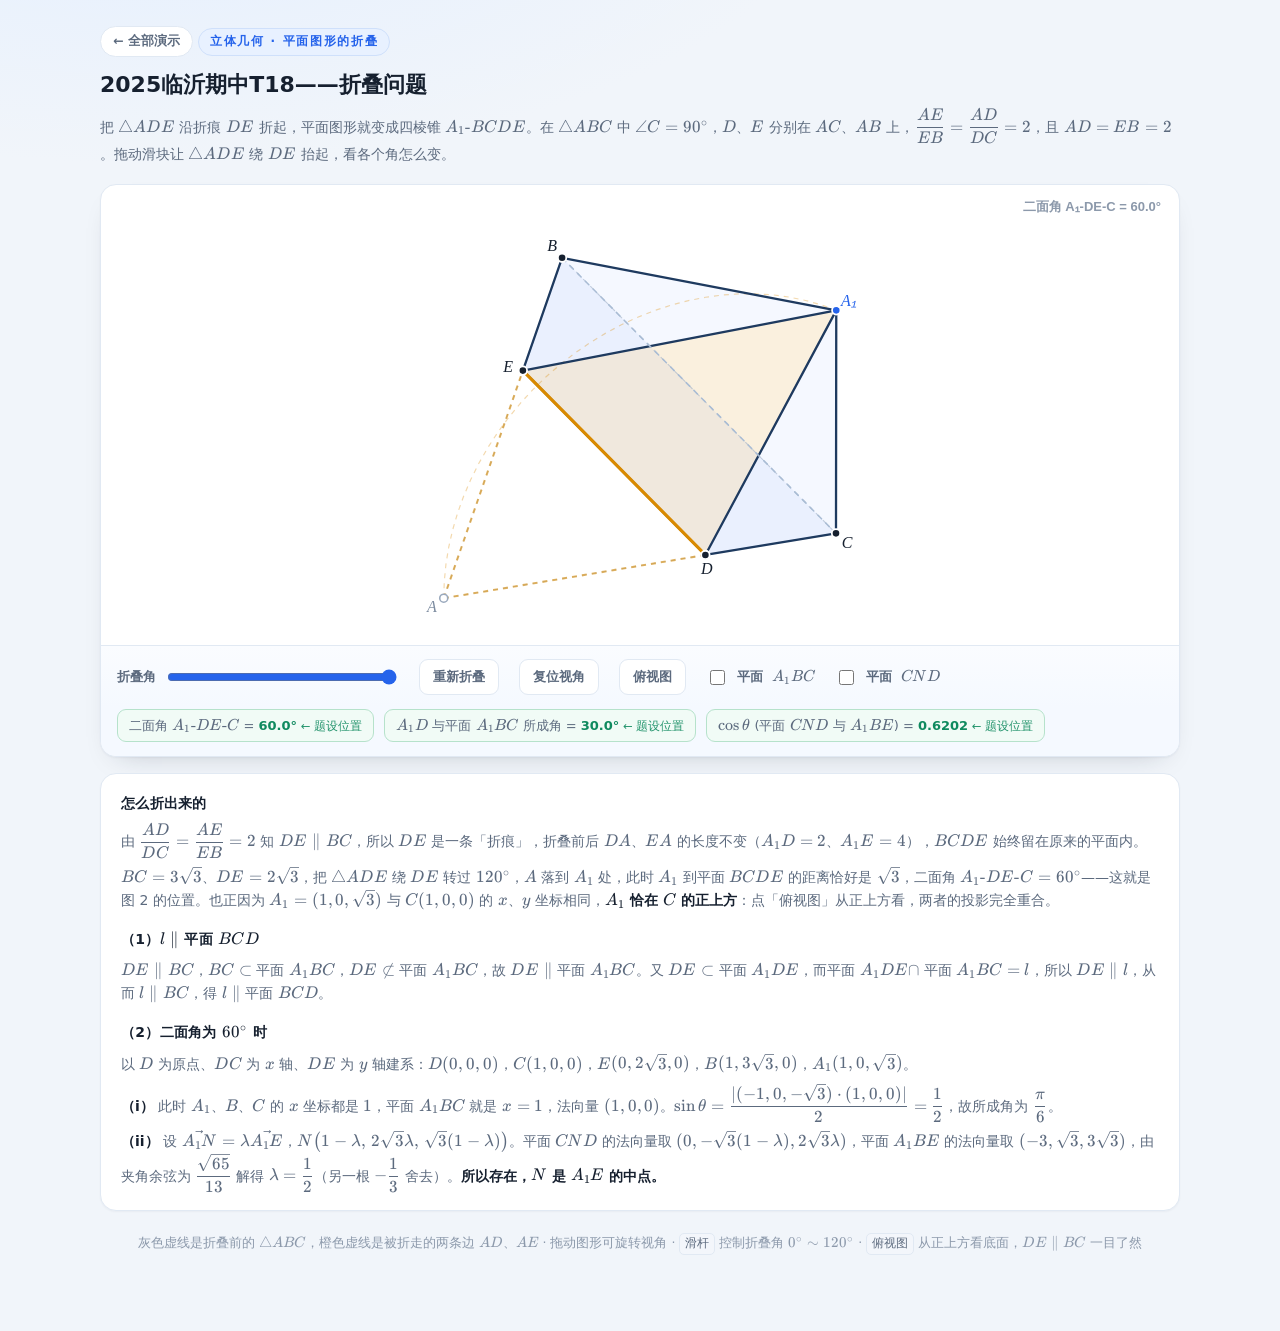
<file: demos/fold-pyramid/index.html>
<!DOCTYPE html>
<html lang="zh-CN">
<head>
<meta charset="utf-8" />
<meta name="viewport" content="width=device-width, initial-scale=1" />
<title>2025临沂期中T18——折叠问题</title>
<link rel="icon" href="data:image/svg+xml,%3Csvg xmlns='http://www.w3.org/2000/svg' viewBox='0 0 32 32'%3E%3Crect width='32' height='32' rx='8' fill='%232563eb'/%3E%3Ctext x='16' y='23' font-size='19' font-family='Georgia,serif' font-style='italic' fill='%23fff' text-anchor='middle'%3EA%3C/text%3E%3C/svg%3E" />
<meta name="description" content="2025 临沂期中 T18：直角三角形沿中位线折起成为四棱锥——拖动折叠角，看二面角、线面角、面面角如何随之变化。" />
<link rel="stylesheet" href="../../assets/katex/katex.min.css" />
<script src="../../assets/katex/katex.min.js"></script>
<script src="../../assets/katex/auto-render.min.js"></script>
<style>
  :root{
    --bg:#f1f5fa; --card:#fff; --ink:#16202f; --ink2:#5c6a7e; --ink3:#8c99ab;
    --line:#e1e9f3; --blue:#2563eb; --amber:#d98a00; --green:#0f8a5f; --violet:#7c3aed;
    --serif:"Cambria Math","Times New Roman",Georgia,serif;
  }
  *{box-sizing:border-box}
  html,body{margin:0;padding:0}
  body{
    background:radial-gradient(1100px 480px at 12% -10%,#e4efff 0%,rgba(228,239,255,0) 62%),var(--bg);
    color:var(--ink);line-height:1.65;
    font-family:"Segoe UI","PingFang SC","Hiragino Sans GB","Microsoft YaHei",system-ui,-apple-system,sans-serif;
    -webkit-font-smoothing:antialiased;
  }
  .page{max-width:1120px;margin:0 auto;padding:26px 20px 64px}
  .back{
    display:inline-flex;align-items:center;gap:5px;margin-bottom:11px;
    font-size:12.5px;font-weight:600;color:var(--ink2);text-decoration:none;
    background:#fff;border:1px solid var(--line);border-radius:999px;padding:4px 12px;transition:.16s;
  }
  .back:hover{color:var(--blue);border-color:#a8c2e8;background:#f4f9ff}
  .eyebrow{
    display:inline-flex;align-items:center;gap:7px;font-size:12px;letter-spacing:.14em;
    color:var(--blue);background:#e8f1ff;border:1px solid #cfe0fb;border-radius:999px;
    padding:3px 11px;margin-bottom:10px;font-weight:600;
  }
  h1{font-size:22px;line-height:1.5;margin:0 0 8px}
  .sub{margin:0;color:var(--ink2);font-size:14px}
  .card{
    background:var(--card);border:1px solid var(--line);border-radius:16px;margin-top:18px;
    box-shadow:0 1px 2px rgba(22,32,47,.04),0 12px 28px -18px rgba(22,32,47,.28);overflow:hidden;
  }
  #cv{display:block;width:100%;height:clamp(340px,46vw,460px);touch-action:none;cursor:grab}
  #cv:active{cursor:grabbing}
  .controls{
    display:flex;flex-wrap:wrap;align-items:center;gap:14px 20px;
    padding:13px 16px;border-top:1px solid var(--line);background:linear-gradient(180deg,#fafcff,#f5f9ff);
  }
  .controls label{display:inline-flex;align-items:center;gap:9px;font-size:13px;font-weight:600;color:var(--ink2)}
  input[type=range]{width:230px;accent-color:var(--blue)}
  .btn{
    font:inherit;font-size:13px;font-weight:600;color:var(--ink2);cursor:pointer;
    background:#fff;border:1px solid var(--line);border-radius:9px;padding:6px 13px;transition:.16s;
  }
  .btn:hover{color:var(--blue);border-color:#a8c2e8;background:#f4f9ff}
  .btn.on{color:var(--blue);border-color:#9dbdf0;background:#eaf2ff}
  .chk{display:inline-flex;align-items:center;gap:6px;font-size:13px;font-weight:600;color:var(--ink2);cursor:pointer;user-select:none}
  .chk input{accent-color:var(--blue);width:15px;height:15px;cursor:pointer}
  .readouts{
    display:flex;flex-wrap:wrap;gap:10px;padding:0 16px 14px;background:#f5f9ff;border-top:1px solid transparent;
  }
  .readout{
    font-size:13px;color:var(--ink2);background:#fff;border:1px solid var(--line);
    border-radius:9px;padding:5px 11px;
  }
  .readout b{color:var(--blue);font-weight:700;font-variant-numeric:tabular-nums}
  .readout.ok{border-color:#b6e2cb;background:#f1fbf6}
  .readout.ok b{color:var(--green)}
  .readout.ok::after{content:" ← 题设位置";color:var(--green);font-size:11.5px;opacity:.9}
  .note{
    background:#fff;border:1px solid var(--line);border-radius:16px;margin-top:16px;padding:18px 20px;
    font-size:14px;color:var(--ink2);box-shadow:0 1px 2px rgba(22,32,47,.04);
  }
  .note h2{font-size:14px;color:var(--ink);margin:0 0 8px;letter-spacing:.02em}
  .note h2:not(:first-child){margin-top:16px}
  .note p{margin:0 0 8px}
  .note p:last-child{margin-bottom:0}
  .note em{font-style:normal;color:var(--ink);font-weight:600}
  .kbd{
    display:inline-block;font-size:12px;background:#f3f6fb;border:1px solid var(--line);
    border-radius:5px;padding:0 5px;color:var(--ink2);
  }
  .foot{margin-top:22px;font-size:12.5px;color:var(--ink3);text-align:center}
</style>
</head>
<body>
<div class="page">

  <a class="back" href="../../index.html">&larr; 全部演示</a>
  <div class="eyebrow">立体几何 · 平面图形的折叠</div>
  <h1>2025临沂期中T18——折叠问题</h1>
  <p class="sub">把 $\triangle ADE$ 沿折痕 $DE$ 折起，平面图形就变成四棱锥 $A_1\text{-}BCDE$。在 $\triangle ABC$ 中 $\angle C=90^\circ$，$D$、$E$ 分别在 $AC$、$AB$ 上，$\dfrac{AE}{EB}=\dfrac{AD}{DC}=2$，且 $AD=EB=2$。拖动滑块让 $\triangle ADE$ 绕 $DE$ 抬起，看各个角怎么变。</p>

  <section class="card">
    <canvas id="cv"></canvas>
    <div class="controls">
      <label>折叠角
        <input id="fold" type="range" min="0" max="120" step="0.5" value="120" />
      </label>
      <button class="btn" id="play">重新折叠</button>
      <button class="btn" id="reset">复位视角</button>
      <button class="btn" id="top" aria-pressed="false" title="切换到俯视图：从正上方看，能看见 DE ∥ BC 与 A₁ 落在 C 的正上方">俯视图</button>
      <label class="chk"><input type="checkbox" id="showABC" /> 平面 $A_1BC$</label>
      <label class="chk"><input type="checkbox" id="showCND" /> 平面 $CND$</label>
    </div>
    <div class="readouts">
      <span class="readout" id="rFold">二面角 $A_1\text{-}DE\text{-}C$ = <b>60.0°</b></span>
      <span class="readout" id="rLine">$A_1D$ 与平面 $A_1BC$ 所成角 = <b>30.0°</b></span>
      <span class="readout" id="rFace">$\cos\theta$ (平面 $CND$ 与 $A_1BE$) = <b>0.6202</b></span>
    </div>
  </section>

  <section class="note">
    <h2>怎么折出来的</h2>
    <p>由 $\dfrac{AD}{DC}=\dfrac{AE}{EB}=2$ 知 $DE\parallel BC$，所以 $DE$ 是一条「折痕」，折叠前后 $DA$、$EA$ 的长度不变（$A_1D=2$、$A_1E=4$），$BCDE$ 始终留在原来的平面内。</p>
    <p>$BC=3\sqrt3$、$DE=2\sqrt3$，把 $\triangle ADE$ 绕 $DE$ 转过 $120^\circ$，$A$ 落到 $A_1$ 处，此时 $A_1$ 到平面 $BCDE$ 的距离恰好是 $\sqrt3$，二面角 $A_1\text{-}DE\text{-}C=60^\circ$——这就是图 2 的位置。也正因为 $A_1=(1,0,\sqrt3)$ 与 $C(1,0,0)$ 的 $x$、$y$ 坐标相同，<em>$A_1$ 恰在 $C$ 的正上方</em>：点「俯视图」从正上方看，两者的投影完全重合。</p>

    <h2>（1）$l\parallel$ 平面 $BCD$</h2>
    <p>$DE\parallel BC$，$BC\subset$ 平面 $A_1BC$，$DE\not\subset$ 平面 $A_1BC$，故 $DE\parallel$ 平面 $A_1BC$。又 $DE\subset$ 平面 $A_1DE$，而平面 $A_1DE\cap$ 平面 $A_1BC=l$，所以 $DE\parallel l$，从而 $l\parallel BC$，得 $l\parallel$ 平面 $BCD$。</p>

    <h2>（2）二面角为 $60^\circ$ 时</h2>
    <p>以 $D$ 为原点、$DC$ 为 $x$ 轴、$DE$ 为 $y$ 轴建系：$D(0,0,0)$，$C(1,0,0)$，$E(0,2\sqrt3,0)$，$B(1,3\sqrt3,0)$，$A_1(1,0,\sqrt3)$。</p>
    <p><em>（i）</em> 此时 $A_1$、$B$、$C$ 的 $x$ 坐标都是 $1$，平面 $A_1BC$ 就是 $x=1$，法向量 $(1,0,0)$。$\sin\theta=\dfrac{|(-1,0,-\sqrt3)\cdot(1,0,0)|}{2}=\dfrac12$，故所成角为 $\dfrac{\pi}{6}$。</p>
    <p><em>（ii）</em> 设 $\vec{A_1N}=\lambda\vec{A_1E}$，$N\bigl(1-\lambda,\,2\sqrt3\lambda,\,\sqrt3(1-\lambda)\bigr)$。平面 $CND$ 的法向量取 $(0,-\sqrt3(1-\lambda),2\sqrt3\lambda)$，平面 $A_1BE$ 的法向量取 $(-3,\sqrt3,3\sqrt3)$，由夹角余弦为 $\dfrac{\sqrt{65}}{13}$ 解得 $\lambda=\dfrac12$（另一根 $-\dfrac13$ 舍去）。<em>所以存在，$N$ 是 $A_1E$ 的中点。</em></p>
  </section>

  <p class="foot">灰色虚线是折叠前的 $\triangle ABC$，橙色虚线是被折走的两条边 $AD$、$AE$ · 拖动图形可旋转视角 · <span class="kbd">滑杆</span> 控制折叠角 $0^\circ\sim120^\circ$ · <span class="kbd">俯视图</span> 从正上方看底面，$DE\parallel BC$ 一目了然</p>
</div>

<script>
(function(){
  "use strict";

  var SQ3 = Math.sqrt(3);
  var cv  = document.getElementById("cv");
  var ctx = cv.getContext("2d");
  var W = 0, H = 0, dpr = 1;

  /* ---------- 状态 ---------- */
  var state = {
    alpha: 120,                 // 折叠角（度）：0 = 完全展平，120 = 题设位置
    az: -112 * Math.PI / 180,   // 方位角
    el:  24 * Math.PI / 180,    // 仰角
    showABC: false,
    showCND: false,
    playing: false
  };

  /* 俯视图：从正上方（正投影）看。az = 0 时屏幕右 = +y、屏幕上 = −x，
     于是折痕 DE（连同 BC）横放，底面铺成接近正方形的图，比竖着放更省画布 */
  var TOP_AZ = 0, TOP_EL = Math.PI / 2;
  var DEFAULT_AZ = -112 * Math.PI / 180, DEFAULT_EL = 24 * Math.PI / 180;
  var isTop = false, savedView = null, viewRaf = null, viewGen = 0;

  /* ---------- 几何：由题设推出的真实坐标 ----------
     ∠C = 90°，AC = AD + DC = 3，AB = AE + EB = 6  ⇒  BC = 3√3
     平面 BCDE 取为 z = 0：D 为原点，DC 为 x 轴，DE 为 y 轴        */
  var BASE = {
    D: [0, 0, 0],
    C: [1, 0, 0],
    E: [0, 2 * SQ3, 0],
    B: [1, 3 * SQ3, 0]
  };

  /* A 绕 DE（y 轴）旋转：α = 0 时回到展平的 A(-2,0,0)，
     α = 120° 时 A₁ = (1,0,√3)，此时二面角 A₁-DE-C = 60° */
  function vertex(name){
    if (name === "A1"){
      var a = state.alpha * Math.PI / 180;
      return [-2 * Math.cos(a), 0, 2 * Math.sin(a)];
    }
    return BASE[name].slice();
  }

  /* ---------- 向量 ---------- */
  function sub(a,b){ return [a[0]-b[0], a[1]-b[1], a[2]-b[2]]; }
  function add(a,b){ return [a[0]+b[0], a[1]+b[1], a[2]+b[2]]; }
  function mul(a,k){ return [a[0]*k, a[1]*k, a[2]*k]; }
  function dot(a,b){ return a[0]*b[0] + a[1]*b[1] + a[2]*b[2]; }
  function cross(a,b){
    return [ a[1]*b[2] - a[2]*b[1], a[2]*b[0] - a[0]*b[2], a[0]*b[1] - a[1]*b[0] ];
  }
  function len(a){ return Math.sqrt(dot(a,a)); }
  function norm(a){ var l = len(a); return l < 1e-9 ? [0,0,0] : mul(a, 1/l); }
  function mid(a,b){ return mul(add(a,b), 0.5); }

  /* ---------- 相机 ---------- */
  var cam = {
    right:[1,0,0], up:[0,0,1], fwd:[0,1,0], eye:[0,0,0],
    center:[0.35, 2.6, 0.55], dist:600, scale:60, cx:0, cy:0
  };

  function updateCam(){
    var ca = Math.cos(state.az), sa = Math.sin(state.az);
    var ce = Math.cos(state.el), se = Math.sin(state.el);
    cam.right = [-sa, ca, 0];
    cam.up    = [-ca*se, -sa*se, ce];
    cam.fwd   = [ ca*ce,  sa*ce,  se];
    cam.eye   = add(cam.center, mul(cam.fwd, cam.dist));
  }

  /* 平行投影（dist 取得很大，近于正交）：
     这样 DE 与 BC、DC 与 EB 的平行关系在图上依然是平行的，符合立体几何作图习惯 */
  function rawProj(p){
    var q  = sub(p, cam.center);
    var rx = dot(q, cam.right), ry = dot(q, cam.up), rz = dot(q, cam.fwd);
    var k  = cam.dist / (cam.dist - rz);
    return [rx * k, ry * k];
  }
  function proj(p){
    var r = rawProj(p);
    return [cam.cx + r[0] * cam.scale, cam.cy - r[1] * cam.scale];
  }

  /* 自动取景：按当前顶点 + 折叠前的 A 的投影包络铺满画布，
     顶部额外留出一条文字带，免得左上角说明和标签打架 */
  function refit(){
    var minx = 1e9, maxx = -1e9, miny = 1e9, maxy = -1e9;
    var pts = ["A1","B","C","D","E"].map(vertex);
    pts.push([-2, 0, 0]);                 // 折叠前的 A 也要留在画面里
    pts.forEach(function(p){
      var r = rawProj(p);
      if (r[0] < minx) minx = r[0];
      if (r[0] > maxx) maxx = r[0];
      if (r[1] < miny) miny = r[1];
      if (r[1] > maxy) maxy = r[1];
    });
    var bw = Math.max(maxx - minx, 0.55), bh = Math.max(maxy - miny, 0.55);

    var ML = 26, MR = 26, MT = 58, MB = 32;                 // 顶部一条文字带，四周让出标签
    var availW = Math.max(W - ML - MR, 40);
    var availH = Math.max(H - MT - MB, 40);
    cam.scale = Math.min(availW / bw, availH / bh) * 0.92;  // 0.92：给标签再让一圈
    cam.cx = ML + availW / 2 - (minx + maxx) / 2 * cam.scale;
    cam.cy = MT + availH / 2 + (miny + maxy) / 2 * cam.scale;
  }

  /* ---------- 多面体的面与棱 ---------- */
  var FACES = [
    { id:"base", v:["C","B","E","D"], tint:"#2563eb", a:0.11 },
    { id:"aeb",  v:["A1","B","E"],    tint:"#2563eb", a:0.045 },
    { id:"abc",  v:["A1","C","B"],    tint:"#2563eb", a:0.045 },
    { id:"acd",  v:["A1","D","C"],    tint:"#2563eb", a:0.045 },
    { id:"ade",  v:["A1","E","D"],    tint:"#d98a00", a:0.13 }
  ];

  var EDGES = [
    ["A1","B", ["aeb","abc"]],
    ["A1","C", ["abc","acd"]],
    ["A1","D", ["acd","ade"]],
    ["A1","E", ["ade","aeb"]],
    ["B","C",  ["base","abc"]],
    ["C","D",  ["base","acd"]],
    ["D","E",  ["base","ade"]],
    ["E","B",  ["base","aeb"]]
  ];

  /* ---------- 尺寸 ---------- */
  function resize(){
    dpr = window.devicePixelRatio || 1;
    var r = cv.getBoundingClientRect();
    W = r.width; H = r.height;
    cv.width  = Math.round(W * dpr);
    cv.height = Math.round(H * dpr);
    ctx.setTransform(dpr, 0, 0, dpr, 0, 0);
    updateCam();
    refit();
    draw();
  }

  function pathOf(pts, S){
    ctx.beginPath();
    pts.forEach(function(k, i){
      var p = S[k];
      if (i === 0) ctx.moveTo(p[0], p[1]); else ctx.lineTo(p[0], p[1]);
    });
    ctx.closePath();
  }

  function label(text, p, dir, color){
    var x = p[0] + dir[0] * 15, y = p[1] + dir[1] * 15;
    ctx.font = "italic 16px Cambria, Georgia, 'Times New Roman', serif";
    ctx.textAlign = "center";
    ctx.textBaseline = "middle";
    ctx.lineWidth = 3.4;
    ctx.strokeStyle = "rgba(255,255,255,.92)";
    ctx.strokeText(text, x, y);
    ctx.fillStyle = color || "#16202f";
    ctx.fillText(text, x, y);
  }

  function draw(){
    if (!W) return;
    refit();
    ctx.clearRect(0, 0, W, H);

    var V = {}, S = {};
    ["A1","B","C","D","E"].forEach(function(k){
      V[k] = vertex(k);
      S[k] = proj(V[k]);
    });

    /* 五顶点重心，用来把面的法向量定向为「朝外」 */
    var G = mul(add(add(add(V.A1, V.B), add(V.C, V.D)), V.E), 0.2);

    /* 标签朝外的方向：由重心指向该点 */
    var G2 = proj(G);
    var taken = [];                        // 已放好的标签，用来避让
    function dirOf(p){
      var dx = p[0] - G2[0], dy = p[1] - G2[1];
      var l = Math.hypot(dx, dy);
      var d = l < 12 ? [0, -1] : [dx / l, dy / l];   // 点几乎落在重心上时，统一朝上
      /* 两个顶点投影重合时（俯视图里 A₁ 就落在 C 上），标签必须分开：
         先放的照原方向，后放的下移，避开水平的底边与竖直的侧边 */
      for (var i = 0; i < taken.length; i++){
        if (Math.hypot(p[0] - taken[i].p[0], p[1] - taken[i].p[1]) < 11){
          d = [0.42, 1.22];
          break;
        }
      }
      taken.push({ p:p, d:d });
      return d;
    }

    var fs = FACES.map(function(f){
      var p0 = V[f.v[0]], p1 = V[f.v[1]], p2 = V[f.v[2]];
      var n  = norm(cross(sub(p1, p0), sub(p2, p0)));
      var c  = [0,0,0];
      f.v.forEach(function(k){ c = add(c, V[k]); });
      c = mul(c, 1 / f.v.length);
      if (dot(n, sub(c, G)) < 0) n = mul(n, -1);
      var vis = dot(n, sub(cam.eye, c)) > 0;
      var d   = sub(c, cam.eye);
      return { f:f, n:n, vis:vis, d2: dot(d, d) };
    });

    fs.sort(function(a, b){ return b.d2 - a.d2; });   // 远 → 近

    /* 底面朝下时看不见正面，但它代表「留在原平面里的 BCDE」，先铺一层淡底 */
    fs.forEach(function(o){
      if (o.vis || o.f.id !== "base") return;
      pathOf(o.f.v, S);
      ctx.globalAlpha = 0.055;
      ctx.fillStyle = o.f.tint;
      ctx.fill();
      ctx.globalAlpha = 1;
    });

    /* 1. 面填充 */
    fs.forEach(function(o){
      if (!o.vis) return;
      pathOf(o.f.v, S);
      ctx.globalAlpha = o.f.a;
      ctx.fillStyle = o.f.tint;
      ctx.fill();
      ctx.globalAlpha = 1;
    });

    /* 2. 特殊平面（半透明色块 + 描边） */
    var N = mid(V.A1, V.E);
    var SN = proj(N);

    if (state.showABC){
      var triABC = ["A1","B","C"];
      pathOf(triABC, S);
      ctx.globalAlpha = 0.16;
      ctx.fillStyle = "#0f8a5f";
      ctx.fill();
      ctx.globalAlpha = 1;
      ctx.setLineDash([6, 4]);
      ctx.lineWidth = 1.6;
      ctx.strokeStyle = "rgba(15,138,95,.85)";
      ctx.stroke();
      ctx.setLineDash([]);
    }

    if (state.showCND){
      pathOf(["C","N","D"], { C:S.C, N:SN, D:S.D });
      ctx.globalAlpha = 0.17;
      ctx.fillStyle = "#7c3aed";
      ctx.fill();
      ctx.globalAlpha = 1;
      ctx.setLineDash([6, 4]);
      ctx.lineWidth = 1.6;
      ctx.strokeStyle = "rgba(124,58,237,.85)";
      ctx.stroke();
      ctx.setLineDash([]);
    }

    /* 2.5 折叠前的原位参照 —— 平面 △ABC 始终留在 z = 0 上 */
    if (state.alpha >= 2){
      var A0 = [-2, 0, 0];
      var pA0 = proj(A0),
          pB  = proj(BASE.B),
          pC  = proj(BASE.C),
          pD  = proj(BASE.D),
          pE  = proj(BASE.E);

      ctx.setLineDash([5, 5]);
      ctx.lineCap = "butt";

      /* 原来的整个直角三角形 ABC */
      ctx.lineWidth = 1.1;
      ctx.strokeStyle = "rgba(163,180,201,.62)";
      [[pA0, pB], [pB, pC], [pA0, pC]].forEach(function(s){
        ctx.beginPath();
        ctx.moveTo(s[0][0], s[0][1]);
        ctx.lineTo(s[1][0], s[1][1]);
        ctx.stroke();
      });

      /* 被折走的两条边 AD、AE：与上面同起点同虚线相位，橙色直接压在灰线上 */
      ctx.lineWidth = 2.1;
      ctx.strokeStyle = "rgba(217,138,0,.6)";
      [[pA0, pD], [pA0, pE]].forEach(function(s){
        ctx.beginPath();
        ctx.moveTo(s[0][0], s[0][1]);
        ctx.lineTo(s[1][0], s[1][1]);
        ctx.stroke();
      });

      /* A 绕 DE 转到 A₁ 的那段圆弧 */
      ctx.lineWidth = 1.2;
      ctx.strokeStyle = "rgba(217,138,0,.32)";
      ctx.beginPath();
      for (var gi = 0; gi <= 32; gi++){
        var gt = state.alpha * gi / 32 * Math.PI / 180;
        var gp = proj([-2 * Math.cos(gt), 0, 2 * Math.sin(gt)]);
        if (gi === 0) ctx.moveTo(gp[0], gp[1]); else ctx.lineTo(gp[0], gp[1]);
      }
      ctx.stroke();
      ctx.setLineDash([]);

      /* 原位 A 点 */
      ctx.beginPath();
      ctx.arc(pA0[0], pA0[1], 4, 0, Math.PI * 2);
      ctx.fillStyle = "#fff";
      ctx.fill();
      ctx.lineWidth = 1.6;
      ctx.strokeStyle = "#9aa9bd";
      ctx.stroke();
      label("A", pA0, dirOf(pA0), "#7d8ca0");
    }

    /* 3. 棱：凸体判据 —— 两个相邻面都背向观察者时被挡住 */
    var flat = state.alpha < 0.6;       // 展平时退化为平面图形，全画实线
    var visFace = {};
    fs.forEach(function(o){ visFace[o.f.id] = o.vis; });

    ctx.lineCap = "round";

    EDGES.forEach(function(e){
      var a = S[e[0]], b = S[e[1]];
      var seen = flat || visFace[e[2][0]] || visFace[e[2][1]];
      ctx.beginPath();
      ctx.moveTo(a[0], a[1]);
      ctx.lineTo(b[0], b[1]);
      if (seen){
        ctx.setLineDash([]);
        ctx.lineWidth = 2.3;
        ctx.strokeStyle = "#1e3a5f";
      } else {
        ctx.setLineDash([5, 6]);
        ctx.lineWidth = 1.6;
        ctx.strokeStyle = "#a9bcd4";
      }
      ctx.stroke();
    });
    ctx.setLineDash([]);

    /* 4. 折痕 DE 单独高亮 */
    ctx.beginPath();
    ctx.moveTo(S.D[0], S.D[1]);
    ctx.lineTo(S.E[0], S.E[1]);
    ctx.lineWidth = 3.2;
    ctx.strokeStyle = "#d98a00";
    ctx.stroke();

    /* 5. 点与标签 */
    var dots = [
      ["A1", "A₁", "#2563eb"],
      ["B",  "B",  "#16202f"],
      ["C",  "C",  "#16202f"],
      ["D",  "D",  "#16202f"],
      ["E",  "E",  "#16202f"]
    ];

    dots.forEach(function(d){
      var p = S[d[0]];
      ctx.beginPath();
      ctx.arc(p[0], p[1], 4.2, 0, Math.PI * 2);
      ctx.fillStyle = d[2];
      ctx.fill();
      ctx.lineWidth = 1.8;
      ctx.strokeStyle = "#fff";
      ctx.stroke();
      label(d[1], p, dirOf(p), d[2]);
    });

    if (state.showCND){
      ctx.beginPath();
      ctx.arc(SN[0], SN[1], 4, 0, Math.PI * 2);
      ctx.fillStyle = "#7c3aed";
      ctx.fill();
      ctx.lineWidth = 1.8;
      ctx.strokeStyle = "#fff";
      ctx.stroke();
      label("N", SN, dirOf(SN), "#7c3aed");
    }

    /* 6. 右上角状态角标 */
    var beta = 180 - state.alpha;
    ctx.font = "600 13px 'Segoe UI','PingFang SC','Microsoft YaHei',sans-serif";
    ctx.textAlign = "right";
    ctx.textBaseline = "top";
    ctx.fillStyle = "#8c99ab";
    ctx.fillText(state.alpha < 0.6 ? "展平状态：平面 △ABC" : "二面角 A₁-DE-C = " + beta.toFixed(1) + "°", W - 18, 16);

    /* 7. 俯视图时左上角说明（单行，避免压到顶点标签） */
    if (isTop && Math.abs(state.el - TOP_EL) < 0.01){
      ctx.textAlign = "left";
      var coincide = Math.hypot(S.A1[0] - S.C[0], S.A1[1] - S.C[1]) < 3;
      ctx.fillText(coincide ? "俯视图 · A₁ 的投影正落在 C 上" : "俯视图（正投影）", 18, 15);
    }
  }

  /* ---------- 读数 ---------- */
  function updateReadouts(){
    var A1 = vertex("A1"), B = BASE.B, C = BASE.C, D = BASE.D, E = BASE.E;

    /* 二面角 = 180° − 折叠角 */
    var beta = 180 - state.alpha;

    /* (i) A₁D 与平面 A₁BC 所成角 */
    var nABC = norm(cross(sub(B, A1), sub(C, A1)));
    var dAD  = norm(sub(D, A1));
    var s = Math.abs(dot(nABC, dAD));
    if (s > 1) s = 1;
    var angLine = Math.asin(s) * 180 / Math.PI;

    /* (ii) 平面 CND 与平面 A₁BE 的夹角余弦，N 取 A₁E 中点 */
    var N   = mid(A1, E);
    var nCND = norm(cross(sub(C, D), sub(N, D)));
    var nAEB = norm(cross(sub(B, A1), sub(E, A1)));
    var cosT = Math.abs(dot(nCND, nAEB));

    var near60 = Math.abs(beta - 60) < 0.6;

    var r1 = document.getElementById("rFold");
    r1.querySelector("b").textContent = beta.toFixed(1) + "°";
    r1.classList.toggle("ok", near60);

    var r2 = document.getElementById("rLine");
    r2.querySelector("b").textContent = angLine.toFixed(1) + "°";
    r2.classList.toggle("ok", near60);

    var r3 = document.getElementById("rFace");
    r3.querySelector("b").textContent = cosT.toFixed(4);
    r3.classList.toggle("ok", near60);
  }

  /* ---------- 交互 ---------- */
  var slider = document.getElementById("fold");
  var playBtn = document.getElementById("play");
  var resetBtn = document.getElementById("reset");
  var topBtn = document.getElementById("top");
  var chkABC = document.getElementById("showABC");
  var chkCND = document.getElementById("showCND");

  function setTop(on){
    isTop = on;
    topBtn.classList.toggle("on", on);
    topBtn.setAttribute("aria-pressed", on ? "true" : "false");
  }

  /* 中断正在进行的视角过渡 */
  function cancelView(){
    viewGen++;
    if (viewRaf){ cancelAnimationFrame(viewRaf); viewRaf = null; }
  }

  /* 视角平滑过渡（方位角走最短路径）。
     rAF 在后台标签页 / 无头渲染里会被挂起，所以另挂一个定时器兜底收尾 */
  function tweenView(toAz, toEl, dur){
    if (viewRaf){ cancelAnimationFrame(viewRaf); viewRaf = null; }
    var gen = ++viewGen;
    var fromAz = state.az, fromEl = state.el;
    var dAz = toAz - fromAz;
    while (dAz >  Math.PI) dAz -= Math.PI * 2;
    while (dAz < -Math.PI) dAz += Math.PI * 2;
    var t0 = null;
    dur = dur || 620;

    function settle(){
      if (gen !== viewGen) return;          // 已被新的过渡或手动旋转取代
      if (viewRaf){ cancelAnimationFrame(viewRaf); viewRaf = null; }
      state.az = toAz;
      state.el = toEl;
      updateCam();
      draw();
    }

    function step(ts){
      if (gen !== viewGen) return;
      if (t0 === null) t0 = ts;
      var p = Math.min(1, (ts - t0) / dur);
      var e = p < 0.5 ? 4*p*p*p : 1 - Math.pow(-2*p + 2, 3) / 2;
      state.az = fromAz + dAz * e;
      state.el = fromEl + (toEl - fromEl) * e;
      updateCam();
      draw();
      if (p < 1){
        viewRaf = requestAnimationFrame(step);
      } else {
        viewRaf = null;
      }
    }
    viewRaf = requestAnimationFrame(step);
    setTimeout(settle, dur + 160);
  }

  function refresh(){
    updateCam();
    draw();
    updateReadouts();
  }

  slider.addEventListener("input", function(){
    if (raf){ cancelAnimationFrame(raf); raf = null; }
    state.playing = false;
    playBtn.textContent = "重新折叠";
    state.alpha = parseFloat(slider.value);
    refresh();
  });

  chkABC.addEventListener("change", function(){
    state.showABC = chkABC.checked;
    draw();
  });
  chkCND.addEventListener("change", function(){
    state.showCND = chkCND.checked;
    draw();
  });

  resetBtn.addEventListener("click", function(){
    setTop(false);
    cancelView();
    state.az = DEFAULT_AZ;
    state.el = DEFAULT_EL;
    refresh();
  });

  /* 俯视图：再点一次回到原来的斜视角 */
  topBtn.addEventListener("click", function(){
    if (isTop){
      var v = savedView || { az: DEFAULT_AZ, el: DEFAULT_EL };
      setTop(false);
      tweenView(v.az, v.el, 560);
    } else {
      savedView = { az: state.az, el: state.el };
      setTop(true);
      tweenView(TOP_AZ, TOP_EL, 700);
    }
  });

  var raf = null;
  playBtn.addEventListener("click", function(){
    if (raf) { cancelAnimationFrame(raf); raf = null; }
    var t0 = null, dur = 2600;
    var from = 0, to = 120;
    slider.value = 0;
    playBtn.textContent = "折叠中…";

    function step(ts){
      if (t0 === null) t0 = ts;
      var p = Math.min(1, (ts - t0) / dur);
      var e = p < 0.5 ? 4*p*p*p : 1 - Math.pow(-2*p + 2, 3) / 2;   // easeInOutCubic
      state.alpha = from + (to - from) * e;
      slider.value = state.alpha;
      refresh();
      if (p < 1){
        raf = requestAnimationFrame(step);
      } else {
        raf = null;
        playBtn.textContent = "重新折叠";
      }
    }
    raf = requestAnimationFrame(step);
  });

  /* 拖动旋转视角 */
  var drag = null;
  cv.addEventListener("pointerdown", function(e){
    cancelView();
    setTop(false);                       // 手动转视角后就不再是严格的俯视图
    drag = { x:e.clientX, y:e.clientY, az:state.az, el:state.el };
    cv.setPointerCapture(e.pointerId);
  });
  cv.addEventListener("pointermove", function(e){
    if (!drag) return;
    state.az = drag.az - (e.clientX - drag.x) * 0.009;
    var el = drag.el + (e.clientY - drag.y) * 0.007;
    state.el = Math.max(-0.22, Math.min(Math.PI / 2, el));
    updateCam();
    draw();
  });
  cv.addEventListener("pointerup", function(){ drag = null; });
  cv.addEventListener("pointercancel", function(){ drag = null; });

  /* ---------- 启动 ---------- */
  if (window.ResizeObserver){
    var lastW = 0;
    new ResizeObserver(function(){
      var r = cv.getBoundingClientRect();
      if (Math.abs(r.width - lastW) < 0.5) return;
      lastW = r.width;
      resize();
    }).observe(cv);
  } else {
    window.addEventListener("resize", resize);
  }

  /* 可选：用 #方位角,仰角,折叠角 分享一个具体视角，例如 #-62,24,120 */
  (function(){
    var h = decodeURIComponent(location.hash.slice(1));
    if (!h) return;
    var p = h.split(",").map(parseFloat);
    if (p.length >= 3 && p.every(function(v){ return isFinite(v); })){
      state.az = p[0] * Math.PI / 180;
      state.el = p[1] * Math.PI / 180;
      state.alpha = Math.max(0, Math.min(120, p[2]));
      slider.value = state.alpha;
      if (Math.abs(state.el - TOP_EL) < 0.02 && Math.abs(state.az - TOP_AZ) < 0.02) setTop(true);
    }
  })();

  updateCam();
  resize();
  updateReadouts();

  if (window.renderMathInElement){
    window.renderMathInElement(document.body, {
      delimiters: [
        { left: "$$", right: "$$", display: true },
        { left: "$",  right: "$",  display: false }
      ],
      throwOnError: false
    });
  }
})();
</script>
</body>
</html>
</file>
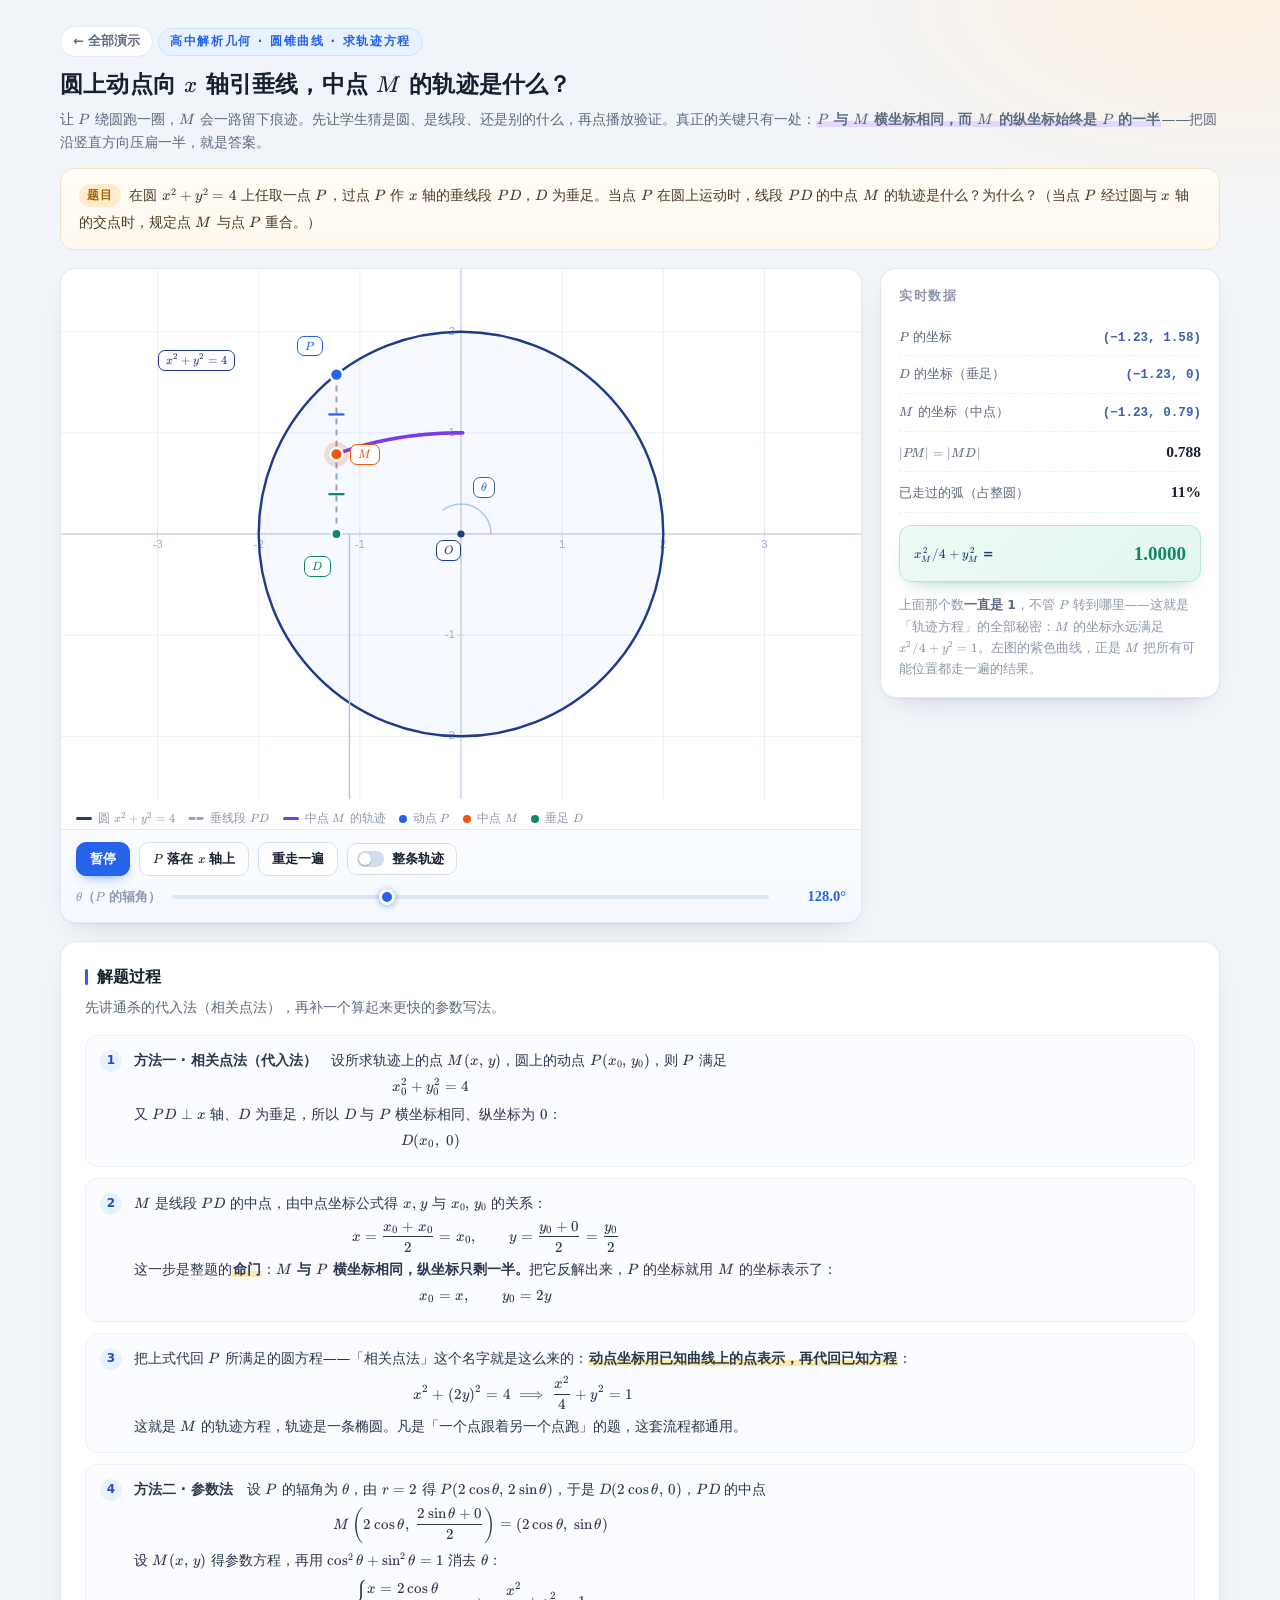
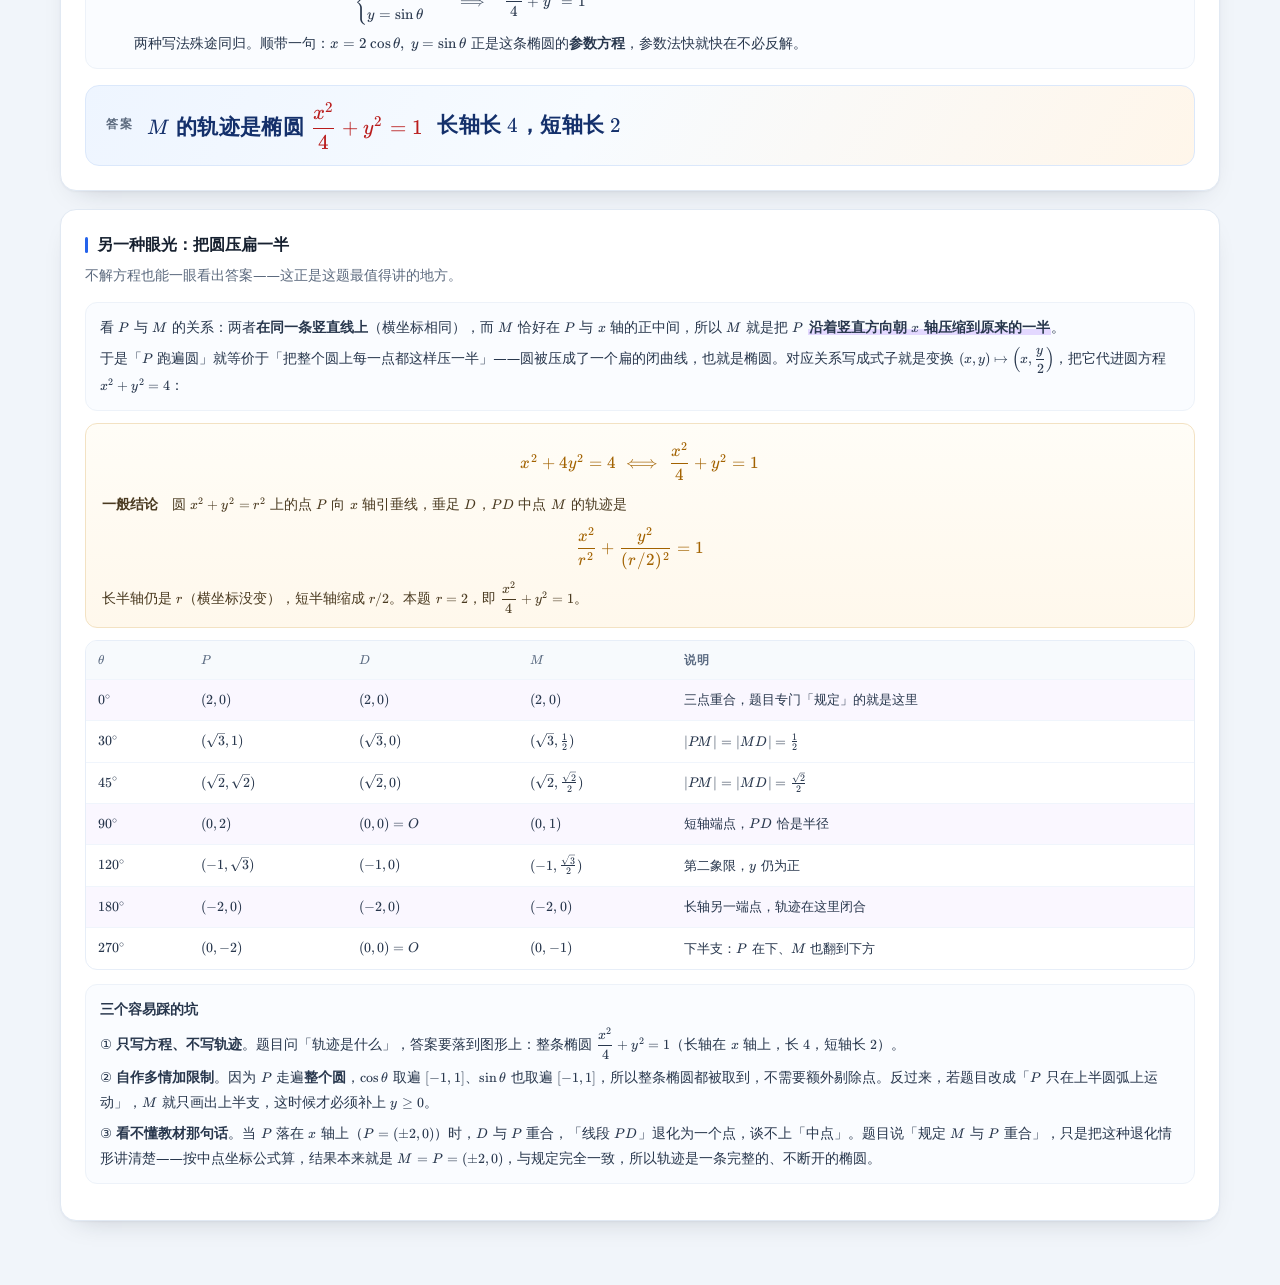
<file: demos/midpoint-locus/index.html>
<!DOCTYPE html>
<html lang="zh-CN">
<head>
<meta charset="utf-8" />
<meta name="viewport" content="width=device-width, initial-scale=1" />
<title>垂足中点 M 的轨迹 · 动态演示</title>
<link rel="icon" href="data:image/svg+xml,%3Csvg xmlns='http://www.w3.org/2000/svg' viewBox='0 0 32 32'%3E%3Crect width='32' height='32' rx='8' fill='%232563eb'/%3E%3Ctext x='16' y='23' font-size='19' font-family='Georgia,serif' font-style='italic' fill='%23fff' text-anchor='middle'%3Ef%3C/text%3E%3C/svg%3E" />
<meta name="description" content="圆 x²+y²=4 上任取一点 P，过 P 作 x 轴的垂线段 PD，D 为垂足，M 为 PD 中点。让 P 绕圆运动，看 M 画出椭圆 x²/4+y²=1。" />
<!-- KaTeX：本地共享副本（相对站点根） -->
<link rel="stylesheet" href="../../assets/katex/katex.min.css" />
<script src="../../assets/katex/katex.min.js"></script>
<script src="../../assets/katex/auto-render.min.js"></script>
<style>
  :root{
    --bg:#f1f5fa;
    --card:#ffffff;
    --ink:#16202f;
    --ink2:#5c6a7e;
    --ink3:#8c99ab;
    --line:#e1e9f3;
    --blue:#2563eb;
    --amber:#d98a00;
    --red:#dc2626;
    --green:#0f8a5f;
    --violet:#7c3aed;
    --serif:"Cambria Math","Times New Roman",Georgia,serif;
  }
  *{box-sizing:border-box}
  html,body{margin:0;padding:0}
  body{
    background:
      radial-gradient(1100px 480px at 12% -10%, #e4efff 0%, rgba(228,239,255,0) 62%),
      radial-gradient(900px 460px at 95% 0%, #fdf1e2 0%, rgba(253,241,226,0) 55%),
      var(--bg);
    color:var(--ink);
    font-family:"Segoe UI","PingFang SC","Hiragino Sans GB","Microsoft YaHei",system-ui,-apple-system,sans-serif;
    -webkit-font-smoothing:antialiased;
    line-height:1.65;
  }
  .page{max-width:1200px;margin:0 auto;padding:26px 20px 64px}

  header{margin-bottom:18px}
  .back{
    display:inline-flex;align-items:center;gap:5px;margin-bottom:11px;
    font-size:12.5px;font-weight:600;color:var(--ink2);text-decoration:none;
    background:#fff;border:1px solid var(--line);border-radius:999px;padding:4px 12px;
    transition:.16s ease;
  }
  .back:hover{color:var(--blue);border-color:#a8c2e8;background:#f4f9ff;transform:translateY(-1px)}
  .eyebrow{
    display:inline-flex;align-items:center;gap:7px;
    font-size:12px;letter-spacing:.14em;color:var(--blue);
    background:#e8f1ff;border:1px solid #cfe0fb;border-radius:999px;
    padding:3px 11px;margin-bottom:10px;font-weight:600;
  }
  h1{font-size:23px;line-height:1.4;margin:0 0 8px;letter-spacing:.2px}
  .sub{margin:0;color:var(--ink2);font-size:14px}
  .katex{font-size:1.02em}
  p .katex, li .katex, td .katex, th .katex, .problem .katex{font-size:1.06em}

  .problem{
    margin:14px 0 0;padding:13px 18px 14px;border-radius:14px;
    background:linear-gradient(180deg,#fffdf8,#fff9ef);
    border:1px solid #f3e2c3;color:#4a3a20;font-size:14px;line-height:1.9;
  }
  .problem .tag{
    display:inline-block;font-size:11.5px;font-weight:800;letter-spacing:.1em;
    color:#a26200;background:#ffeccc;border-radius:999px;padding:1px 8px;margin-right:8px;
    vertical-align:1.5px;
  }

  .math-layer{position:absolute;inset:0;pointer-events:none;overflow:hidden}
  .mlabel{
    position:absolute;left:0;top:0;
    padding:2px 7px 1px;border-radius:7px;
    background:rgba(255,255,255,.95);
    border:1px solid currentColor;
    font-size:12.4px;line-height:1.15;white-space:nowrap;
    box-shadow:0 1px 2px rgba(22,32,47,.06);
  }
  .mlabel .katex{font-size:1em}

  .main{display:grid;grid-template-columns:minmax(0,1fr) 340px;gap:18px;margin-top:18px;align-items:start}

  .card{
    background:var(--card);border:1px solid var(--line);border-radius:16px;
    box-shadow:0 1px 2px rgba(22,32,47,.04), 0 12px 28px -18px rgba(22,32,47,.28);
  }

  .stage{position:relative;overflow:hidden}
  .canvas-wrap{position:relative}
  #cv{display:block;width:100%;height:530px;touch-action:none;cursor:grab}
  #cv:active{cursor:grabbing}

  .banner{
    position:absolute;left:14px;bottom:12px;
    transform:translateY(10px);
    padding:8px 16px;border-radius:999px;
    background:linear-gradient(180deg,#f6f2ff,#efe8ff);
    border:1px solid #d7c8f8;color:#5b21b6;
    font-size:13.5px;font-weight:700;letter-spacing:.2px;
    box-shadow:0 10px 22px -12px rgba(91,33,182,.55);
    opacity:0;pointer-events:none;transition:opacity .22s ease, transform .22s ease;
    display:flex;align-items:center;gap:8px;white-space:nowrap;max-width:calc(100% - 28px);
  }
  .banner.show{opacity:1;transform:translateY(0)}
  .banner .spark{flex:none;width:8px;height:8px;border-radius:50%;background:var(--violet);box-shadow:0 0 0 4px rgba(124,58,237,.16)}
  .banner.cool{background:linear-gradient(180deg,#f2f7ff,#e7f0ff);border-color:#bcd3f6;color:#1d4ed8;box-shadow:0 10px 22px -12px rgba(29,78,216,.5)}
  .banner.cool .spark{background:#2563eb;box-shadow:0 0 0 4px rgba(37,99,235,.16)}

  .controls{
    display:flex;flex-direction:column;gap:9px;
    padding:12px 15px 13px;border-top:1px solid var(--line);
    background:linear-gradient(180deg,#fafcff,#f5f9ff);
  }
  .ctrl-row{display:flex;flex-wrap:wrap;align-items:center;gap:9px}
  .btn{
    font-family:inherit;font-size:13px;font-weight:600;color:var(--ink);
    background:#fff;border:1px solid #d5e0ee;border-radius:10px;
    padding:7px 13px;cursor:pointer;transition:.16s ease;white-space:nowrap;
  }
  .btn:hover{border-color:#a8c2e8;background:#f4f9ff;transform:translateY(-1px)}
  .btn:active{transform:translateY(0)}
  .btn.primary{background:var(--blue);border-color:var(--blue);color:#fff;box-shadow:0 6px 14px -8px rgba(37,99,235,.9)}
  .btn.primary:hover{background:#1d4ed8;border-color:#1d4ed8}
  .btn.switch{display:inline-flex;align-items:center;gap:8px;padding:6px 12px 6px 9px}
  .btn.switch .sw{
    position:relative;flex:none;width:27px;height:16px;border-radius:999px;
    background:#d3dded;transition:background .18s ease;
  }
  .btn.switch .sw::after{
    content:"";position:absolute;left:2px;top:2px;width:12px;height:12px;border-radius:50%;
    background:#fff;box-shadow:0 1px 2px rgba(15,30,60,.3);transition:transform .18s ease;
  }
  .btn.switch.on{border-color:#c4b1f0;background:#f8f5ff;color:var(--violet)}
  .btn.switch.on .sw{background:var(--violet)}
  .btn.switch.on .sw::after{transform:translateX(11px)}
  .slider-wrap{display:flex;align-items:center;gap:9px;flex:1 1 240px;min-width:200px}
  .slider-wrap .lab{font-size:12.5px;color:var(--ink3);font-weight:600;white-space:nowrap}
  .slider-wrap .val{font-family:var(--serif);font-size:14.5px;font-weight:700;color:var(--blue);min-width:66px;text-align:right}
  input[type=range]{
    -webkit-appearance:none;appearance:none;flex:1;height:4px;border-radius:3px;
    background:linear-gradient(90deg,#dbe6f5,#dbe6f5);outline:none;cursor:pointer;
  }
  input[type=range]::-webkit-slider-thumb{
    -webkit-appearance:none;width:16px;height:16px;border-radius:50%;
    background:var(--blue);border:3px solid #fff;
    box-shadow:0 1px 6px rgba(37,99,235,.55);cursor:grab;
  }
  input[type=range]::-moz-range-thumb{
    width:14px;height:14px;border-radius:50%;background:var(--blue);
    border:3px solid #fff;box-shadow:0 1px 6px rgba(37,99,235,.55);cursor:grab;
  }

  .legend{display:flex;flex-wrap:wrap;gap:13px;padding:10px 15px 0;font-size:12px;color:var(--ink3)}
  .legend i{display:inline-block;width:16px;height:0;border-top-width:3px;border-top-style:solid;vertical-align:middle;margin-right:6px;border-radius:2px}
  .legend .lgdot{display:inline-block;width:8px;height:8px;border-radius:50%;vertical-align:middle;margin-right:6px}

  .panel{padding:16px 18px 18px}
  .panel h3{margin:0 0 12px;font-size:13px;letter-spacing:.12em;color:var(--ink3);font-weight:700}
  .metric{display:flex;justify-content:space-between;align-items:baseline;gap:10px;padding:7px 0;border-bottom:1px dashed #edf2f9}
  .metric:last-of-type{border-bottom:none}
  .m-label{font-size:13px;color:var(--ink2)}
  .m-val{font-family:var(--serif);font-size:15.5px;font-weight:700;color:var(--ink);white-space:nowrap}
  .m-val.side-val{font-family:"Consolas","SFMono-Regular",monospace;font-size:12.6px;color:#3b62a8}

  .total{
    margin-top:12px;padding:12px 14px;border-radius:12px;
    background:#f3f7fd;border:1px solid #e2ebf7;
    font-size:13px;font-weight:700;color:#1d3a6b;
    display:flex;justify-content:space-between;align-items:center;gap:8px;
    transition:.22s ease;
  }
  .total .num{font-family:var(--serif);font-size:19px;color:var(--green)}
  .total.hot{
    background:linear-gradient(135deg,#eefaf4,#e2f7ee);
    border-color:#b6e6d1;
    box-shadow:0 8px 20px -14px rgba(15,138,95,.8);
  }

  .tip{margin:12px 0 0;font-size:12.5px;line-height:1.7;color:var(--ink3)}
  .tip b{color:var(--ink2)}

  .solution{margin-top:18px;padding:22px 24px 24px}
  .solution h2{font-size:16px;margin:0 0 4px;display:flex;align-items:center;gap:9px}
  .solution h2 .bar{width:3px;height:16px;border-radius:2px;background:var(--blue)}
  .solution .lead{margin:6px 0 16px;font-size:13.5px;color:var(--ink2)}

  .steps{display:grid;gap:11px}
  .step{display:flex;gap:12px;padding:12px 14px;border-radius:12px;background:#fafcff;border:1px solid #edf2f9}
  .step .num{
    flex:none;width:22px;height:22px;border-radius:50%;background:#e8f1ff;color:#1d4ed8;
    font-size:12px;font-weight:800;display:flex;align-items:center;justify-content:center;margin-top:2px;
  }
  .step .body{font-size:13.8px;line-height:1.85;color:#28374d;min-width:0}
  .step .body p{margin:0}
  .step .body p + p{margin-top:5px}
  .step .body p.eqline,.eqline{text-align:center;margin:4px 0 2px}
  .katex-display{margin:.25em 0}
  .katex-display>.katex{font-size:1.12em}
  .hl{background:linear-gradient(180deg,transparent 62%,#ffe9a8 62%);font-weight:600;padding:0 1px}
  .hl-red{background:linear-gradient(180deg,transparent 62%,#ffd3d3 62%);font-weight:700;padding:0 1px;color:#b91c1c}
  .hl-v{background:linear-gradient(180deg,transparent 62%,#e3d8ff 62%);font-weight:600;padding:0 1px}

  .gtable{
    width:100%;border-collapse:separate;border-spacing:0;
    font-size:13.2px;color:#28374d;margin:4px 0 14px;
    border:1px solid #e7eef8;border-radius:12px;overflow:hidden;
  }
  .gtable th,.gtable td{padding:9px 12px;text-align:left;border-bottom:1px solid #f0f5fc;vertical-align:middle}
  .gtable th{background:#f7fafd;font-size:12.2px;font-weight:700;color:#5b6b82;letter-spacing:.02em;white-space:nowrap}
  .gtable tbody tr:last-child td{border-bottom:none}
  .gtable tbody tr:hover td{background:#fbfdff}
  .gtable td.m{font-family:var(--serif);font-size:13.6px;white-space:nowrap}
  .gtable tr.key td{background:#faf7ff}
  .gtable tr.key:hover td{background:#f5f0ff}

  .genbox{
    display:block;padding:12px 14px;border-radius:12px;
    background:#fafcff;border:1px solid #edf2f9;margin:0 0 12px;
  }
  .genbox p{margin:0;font-size:13.5px;line-height:1.85;color:#28374d}
  .genbox p + p{margin-top:6px}
  .genkey{
    padding:14px 16px;border-radius:12px;margin:0 0 12px;
    background:linear-gradient(180deg,#fffdf7,#fff8ec);border:1px solid #f3e2c3;
  }
  .genkey p{margin:0;font-size:13.5px;line-height:1.85;color:#4a3a20}
  .genkey p + p{margin-top:6px}
  .genkey .gform{
    font-family:var(--serif);font-size:16.5px;font-weight:700;color:#a26200;
    text-align:center;padding:4px 0 6px;letter-spacing:.02em;
  }

  .answer{
    margin-top:16px;padding:16px 20px;border-radius:14px;
    background:linear-gradient(120deg,#eef5ff,#f7fbff 45%,#fff6ea);
    border:1px solid #dbe8fb;
    display:flex;flex-wrap:wrap;align-items:center;gap:10px 14px;
  }
  .answer .tagline{font-size:12px;font-weight:800;letter-spacing:.14em;color:#5c6a7e}
  .answer .eq{font-family:var(--serif);font-size:21px;font-weight:700;color:#14306b;letter-spacing:.02em}
  .answer .eq b{color:#b91c1c}

  @media (max-width: 940px){
    .main{grid-template-columns:1fr}
    #cv{height:430px}
    h1{font-size:19.5px}
    .page{padding:20px 14px 48px}
    .answer .eq{font-size:17px}
    .banner{white-space:normal}
  }
</style>
</head>
<body>
<div class="page">

  <header>
    <a class="back" href="../../index.html">&larr; 全部演示</a>
    <div class="eyebrow">高中解析几何 · 圆锥曲线 · 求轨迹方程</div>
    <h1>圆上动点向 $x$ 轴引垂线，中点 $M$ 的轨迹是什么？</h1>
    <p class="sub">让 $P$ 绕圆跑一圈，$M$ 会一路留下痕迹。先让学生猜是圆、是线段、还是别的什么，再点播放验证。真正的关键只有一处：<span class="hl-v">$P$ 与 $M$ 横坐标相同，而 $M$ 的纵坐标始终是 $P$ 的一半</span>——把圆沿竖直方向压扁一半，就是答案。</p>

    <div class="problem">
      <span class="tag">题目</span>在圆 $x^{2}+y^{2}=4$ 上任取一点 $P$，过点 $P$ 作 $x$ 轴的垂线段 $PD$，$D$ 为垂足。当点 $P$ 在圆上运动时，线段 $PD$ 的中点 $M$ 的轨迹是什么？为什么？（当点 $P$ 经过圆与 $x$ 轴的交点时，规定点 $M$ 与点 $P$ 重合。）
    </div>
  </header>

  <div class="main">
    <section class="card stage">
      <div class="canvas-wrap">
        <canvas id="cv"></canvas>
        <div class="math-layer" id="mlayer"></div>
        <div class="banner" id="banner"><span class="spark"></span><span id="bannerText"></span></div>
      </div>
      <div class="legend">
        <span><i style="border-color:#1e3a8a"></i>圆 $x^{2}+y^{2}=4$</span>
        <span><i style="border-color:#94a3b8;border-top-style:dashed"></i>垂线段 $PD$</span>
        <span><i style="border-color:#7c3aed"></i>中点 $M$ 的轨迹</span>
        <span><span class="lgdot" style="background:#2563eb"></span>动点 $P$</span>
        <span><span class="lgdot" style="background:#ea580c"></span>中点 $M$</span>
        <span><span class="lgdot" style="background:#0f8a5f"></span>垂足 $D$</span>
      </div>
      <div class="controls">
        <div class="ctrl-row">
          <button class="btn primary" id="play">暂停</button>
          <button class="btn" id="axisBtn">$P$ 落在 $x$ 轴上</button>
          <button class="btn" id="resetBtn">重走一遍</button>
          <button class="btn switch" id="togFull" aria-pressed="false" title="显示 / 隐藏整条轨迹（椭圆）">
            <span class="sw"></span>
            <span class="sw-txt">整条轨迹</span>
          </button>
        </div>
        <div class="ctrl-row">
          <div class="slider-wrap">
            <span class="lab">$\theta$（$P$ 的辐角）</span>
            <input type="range" id="slider" min="0" max="360" step="0.5" value="90" />
            <span class="val" id="thRead">90.0&deg;</span>
          </div>
        </div>
      </div>
    </section>

    <aside class="card panel">
      <h3>实时数据</h3>
      <div class="metric"><span class="m-label">$P$ 的坐标</span><span class="m-val side-val" id="vP">(0.00, 2.00)</span></div>
      <div class="metric"><span class="m-label">$D$ 的坐标（垂足）</span><span class="m-val side-val" id="vD">(0.00, 0)</span></div>
      <div class="metric"><span class="m-label">$M$ 的坐标（中点）</span><span class="m-val side-val" id="vM">(0.00, 1.00)</span></div>
      <div class="metric"><span class="m-label">$|PM|=|MD|$</span><span class="m-val" id="vHalf">1.000</span></div>
      <div class="metric"><span class="m-label">已走过的弧（占整圆）</span><span class="m-val" id="vCover">0%</span></div>

      <div class="total hot" id="vtot"><span>$x_M^{\,2}/4+y_M^{\,2}$ =</span><span class="num" id="vinv">1.0000</span></div>

      <p class="tip">上面那个数<b>一直是 1</b>，不管 $P$ 转到哪里——这就是「轨迹方程」的全部秘密：$M$ 的坐标永远满足 $x^{2}/4+y^{2}=1$。左图的紫色曲线，正是 $M$ 把所有可能位置都走一遍的结果。</p>
    </aside>
  </div>

  <section class="card solution">
    <h2><span class="bar"></span>解题过程</h2>
    <p class="lead">先讲通杀的代入法（相关点法），再补一个算起来更快的参数写法。</p>

    <div class="steps">
      <div class="step">
        <div class="num">1</div>
        <div class="body">
          <p><b>方法一 · 相关点法（代入法）</b>　设所求轨迹上的点 $M(x,\,y)$，圆上的动点 $P(x_0,\,y_0)$，则 $P$ 满足</p>
          <p class="eqline">$$x_0^{2}+y_0^{2}=4$$</p>
          <p>又 $PD\perp x$ 轴、$D$ 为垂足，所以 $D$ 与 $P$ 横坐标相同、纵坐标为 $0$：</p>
          <p class="eqline">$$D(x_0,\ 0)$$</p>
        </div>
      </div>

      <div class="step">
        <div class="num">2</div>
        <div class="body">
          <p>$M$ 是线段 $PD$ 的中点，由中点坐标公式得 $x,\,y$ 与 $x_0,\,y_0$ 的关系：</p>
          <p class="eqline">$$x=\frac{x_0+x_0}{2}=x_0,\qquad y=\frac{y_0+0}{2}=\frac{y_0}{2}$$</p>
          <p>这一步是整题的<span class="hl">命门</span>：<b>$M$ 与 $P$ 横坐标相同，纵坐标只剩一半。</b>把它反解出来，$P$ 的坐标就用 $M$ 的坐标表示了：</p>
          <p class="eqline">$$x_0=x,\qquad y_0=2y$$</p>
        </div>
      </div>

      <div class="step">
        <div class="num">3</div>
        <div class="body">
          <p>把上式代回 $P$ 所满足的圆方程——「相关点法」这个名字就是这么来的：<span class="hl">动点坐标用已知曲线上的点表示，再代回已知方程</span>：</p>
          <p class="eqline">$$x^{2}+(2y)^{2}=4\ \Longrightarrow\ \frac{x^{2}}{4}+y^{2}=1$$</p>
          <p>这就是 $M$ 的轨迹方程，轨迹是一条椭圆。凡是「一个点跟着另一个点跑」的题，这套流程都通用。</p>
        </div>
      </div>

      <div class="step">
        <div class="num">4</div>
        <div class="body">
          <p><b>方法二 · 参数法</b>　设 $P$ 的辐角为 $\theta$，由 $r=2$ 得 $P(2\cos\theta,\,2\sin\theta)$，于是 $D(2\cos\theta,\,0)$，$PD$ 的中点</p>
          <p class="eqline">$$M\left(2\cos\theta,\ \frac{2\sin\theta+0}{2}\right)=(2\cos\theta,\ \sin\theta)$$</p>
          <p>设 $M(x,\,y)$ 得参数方程，再用 $\cos^{2}\theta+\sin^{2}\theta=1$ 消去 $\theta$：</p>
          <p class="eqline">$$\begin{cases}x=2\cos\theta\\[2pt] y=\sin\theta\end{cases}\quad\Longrightarrow\quad \frac{x^{2}}{4}+y^{2}=1$$</p>
          <p>两种写法殊途同归。顺带一句：$x=2\cos\theta,\ y=\sin\theta$ 正是这条椭圆的<b>参数方程</b>，参数法快就快在不必反解。</p>
        </div>
      </div>
    </div>

    <div class="answer">
      <span class="tagline">答案</span>
      <span class="eq">$M$ 的轨迹是椭圆 $\textcolor{#b91c1c}{\dfrac{x^{2}}{4}+y^{2}=1}$</span>
      <span class="eq">长轴长 $4$，短轴长 $2$</span>
    </div>
  </section>

  <section class="card solution">
    <h2><span class="bar"></span>另一种眼光：把圆压扁一半</h2>
    <p class="lead">不解方程也能一眼看出答案——这正是这题最值得讲的地方。</p>

    <div class="genbox">
      <p>看 $P$ 与 $M$ 的关系：两者<b>在同一条竖直线上</b>（横坐标相同），而 $M$ 恰好在 $P$ 与 $x$ 轴的正中间，所以 $M$ 就是把 $P$ <span class="hl-v">沿着竖直方向朝 $x$ 轴压缩到原来的一半</span>。</p>
      <p>于是「$P$ 跑遍圆」就等价于「把整个圆上每一点都这样压一半」——圆被压成了一个扁的闭曲线，也就是椭圆。对应关系写成式子就是变换 $(x,y)\mapsto\left(x,\dfrac{y}{2}\right)$，把它代进圆方程 $x^{2}+y^{2}=4$：</p>
    </div>

    <div class="genkey">
      <p class="gform">$x^{2}+4y^{2}=4\iff \dfrac{x^{2}}{4}+y^{2}=1$</p>
      <p><b>一般结论</b>　圆 $x^{2}+y^{2}=r^{2}$ 上的点 $P$ 向 $x$ 轴引垂线，垂足 $D$，$PD$ 中点 $M$ 的轨迹是</p>
      <p class="gform">$\dfrac{x^{2}}{r^{2}}+\dfrac{y^{2}}{(r/2)^{2}}=1$</p>
      <p>长半轴仍是 $r$（横坐标没变），短半轴缩成 $r/2$。本题 $r=2$，即 $\dfrac{x^{2}}{4}+y^{2}=1$。</p>
    </div>

    <table class="gtable">
      <thead>
        <tr>
          <th>$\theta$</th>
          <th>$P$</th>
          <th>$D$</th>
          <th>$M$</th>
          <th>说明</th>
        </tr>
      </thead>
      <tbody>
        <tr class="key">
          <td class="m">$0^{\circ}$</td>
          <td class="m">$(2,0)$</td>
          <td class="m">$(2,0)$</td>
          <td class="m">$(2,0)$</td>
          <td>三点重合，题目专门「规定」的就是这里</td>
        </tr>
        <tr>
          <td class="m">$30^{\circ}$</td>
          <td class="m">$(\sqrt3,1)$</td>
          <td class="m">$(\sqrt3,0)$</td>
          <td class="m">$(\sqrt3,\tfrac12)$</td>
          <td>$|PM|=|MD|=\tfrac12$</td>
        </tr>
        <tr>
          <td class="m">$45^{\circ}$</td>
          <td class="m">$(\sqrt2,\sqrt2)$</td>
          <td class="m">$(\sqrt2,0)$</td>
          <td class="m">$(\sqrt2,\tfrac{\sqrt2}{2})$</td>
          <td>$|PM|=|MD|=\tfrac{\sqrt2}{2}$</td>
        </tr>
        <tr class="key">
          <td class="m">$90^{\circ}$</td>
          <td class="m">$(0,2)$</td>
          <td class="m">$(0,0)=O$</td>
          <td class="m">$(0,1)$</td>
          <td>短轴端点，$PD$ 恰是半径</td>
        </tr>
        <tr>
          <td class="m">$120^{\circ}$</td>
          <td class="m">$(-1,\sqrt3)$</td>
          <td class="m">$(-1,0)$</td>
          <td class="m">$(-1,\tfrac{\sqrt3}{2})$</td>
          <td>第二象限，$y$ 仍为正</td>
        </tr>
        <tr class="key">
          <td class="m">$180^{\circ}$</td>
          <td class="m">$(-2,0)$</td>
          <td class="m">$(-2,0)$</td>
          <td class="m">$(-2,0)$</td>
          <td>长轴另一端点，轨迹在这里闭合</td>
        </tr>
        <tr>
          <td class="m">$270^{\circ}$</td>
          <td class="m">$(0,-2)$</td>
          <td class="m">$(0,0)=O$</td>
          <td class="m">$(0,-1)$</td>
          <td>下半支：$P$ 在下、$M$ 也翻到下方</td>
        </tr>
      </tbody>
    </table>

    <div class="genbox">
      <p><b>三个容易踩的坑</b></p>
      <p>① <b>只写方程、不写轨迹</b>。题目问「轨迹是什么」，答案要落到图形上：整条椭圆 $\dfrac{x^{2}}{4}+y^{2}=1$（长轴在 $x$ 轴上，长 $4$，短轴长 $2$）。</p>
      <p>② <b>自作多情加限制</b>。因为 $P$ 走遍<b>整个圆</b>，$\cos\theta$ 取遍 $[-1,1]$、$\sin\theta$ 也取遍 $[-1,1]$，所以整条椭圆都被取到，不需要额外剔除点。反过来，若题目改成「$P$ 只在上半圆弧上运动」，$M$ 就只画出上半支，这时候才必须补上 $y\ge 0$。</p>
      <p>③ <b>看不懂教材那句话</b>。当 $P$ 落在 $x$ 轴上（$P=(\pm2,0)$）时，$D$ 与 $P$ 重合，「线段 $PD$」退化为一个点，谈不上「中点」。题目说「规定 $M$ 与 $P$ 重合」，只是把这种退化情形讲清楚——按中点坐标公式算，结果本来就是 $M=P=(\pm2,0)$，与规定完全一致，所以轨迹是一条完整的、不断开的椭圆。</p>
    </div>
  </section>
</div>

<script>
(function(){
  "use strict";

  var TAU = Math.PI * 2;
  var DEG = Math.PI / 180;
  var R   = 2;                       // 圆半径（圆 x²+y²=4）
  var NB  = 720;                     // 轨迹覆盖度分桶数（每桶 0.5°）

  var cv  = document.getElementById('cv');
  var ctx = cv.getContext('2d');

  if (window.renderMathInElement){
    renderMathInElement(document.body, {
      delimiters: [
        { left: '$$', right: '$$', display: true },
        { left: '$',  right: '$',  display: false }
      ],
      ignoredTags: ['script','noscript','style','textarea','pre','code','option'],
      throwOnError: false,
      strict: false
    });
  }

  var els = {
    banner: document.getElementById('banner'),
    bannerText: document.getElementById('bannerText'),
    play: document.getElementById('play'),
    axisBtn: document.getElementById('axisBtn'),
    resetBtn: document.getElementById('resetBtn'),
    togFull: document.getElementById('togFull'),
    slider: document.getElementById('slider'),
    thRead: document.getElementById('thRead'),
    vP: document.getElementById('vP'),
    vD: document.getElementById('vD'),
    vM: document.getElementById('vM'),
    vHalf: document.getElementById('vHalf'),
    vCover: document.getElementById('vCover'),
    vtot: document.getElementById('vtot'),
    vinv: document.getElementById('vinv')
  };

  var state = { u: Math.PI / 2, playing: true, dwell: 1.0, speed: 60 * DEG, full: false };

  /* ---------- 画布 ---------- */
  var W = 0, H = 0, s = 60, ox = 0, oy = 0;
  var VR = 2.62;                     // 视野半径（世界单位）

  function X(x){ return ox + x * s; }
  function Y(y){ return oy - y * s; }

  function resize(){
    var r = cv.getBoundingClientRect();
    if (r.width < 10 || r.height < 10) return;
    var dpr = Math.min(window.devicePixelRatio || 1, 2);
    cv.width  = Math.round(r.width  * dpr);
    cv.height = Math.round(r.height * dpr);
    ctx.setTransform(dpr, 0, 0, dpr, 0, 0);
    W = r.width; H = r.height;
    s  = Math.min(H / (2 * VR), W / (2 * VR * 1.36));
    ox = W * 0.5;
    oy = H * 0.5;
  }

  /* ---------- 轨迹覆盖度（记录 M 走过哪些位置） ---------- */
  var cov = new Uint8Array(NB);
  var lastTh = null;

  function bucket(th){
    var t = th % TAU; if (t < 0) t += TAU;
    return Math.floor(t / TAU * NB) % NB;
  }
  function markCover(th){
    cov[bucket(th)] = 1;
    if (lastTh === null){ lastTh = th; return; }
    var d = th - lastTh;
    while (d >  Math.PI) d -= TAU;
    while (d < -Math.PI) d += TAU;
    var n = Math.ceil(Math.abs(d) / TAU * NB);
    for (var k = 1; k <= n; k++) cov[bucket(lastTh + d * k / n)] = 1;
    lastTh = th;
  }
  function coverRatio(){
    var c = 0;
    for (var i = 0; i < NB; i++) if (cov[i]) c++;
    return c / NB;
  }
  function clearCover(){ cov = new Uint8Array(NB); lastTh = null; }

  /* ---------- 几何 ---------- */
  function geom(th){
    var t = th % TAU; if (t < 0) t += TAU;
    var c = Math.cos(t), sn = Math.sin(t);
    return {
      th: t, c: c, sn: sn,
      P: [2 * c, 2 * sn],
      D: [2 * c, 0],
      M: [2 * c, sn]
    };
  }

  /* ---------- 画布标签（HTML 浮层 + KaTeX） ---------- */
  var mlayer  = document.getElementById('mlayer');
  var tagPool = [], tagUsed = 0, texCache = {}, sizeCache = {};

  function texHTML(tex){
    var c = texCache[tex];
    if (c) return c;
    var html;
    try {
      html = katex.renderToString(tex, { output:'html', throwOnError:false, displayMode:false, strict:false });
    } catch (e){
      html = '<span>' + tex + '</span>';
    }
    texCache[tex] = html;
    return html;
  }

  function tag(px, py, tex, color, place){
    var el = tagPool[tagUsed];
    if (!el){
      el = document.createElement('div');
      el.className = 'mlabel';
      mlayer.appendChild(el);
      tagPool[tagUsed] = el;
    }
    tagUsed++;
    if (el.__tex !== tex){ el.innerHTML = texHTML(tex); el.__tex = tex; }
    el.style.color   = color;
    el.style.display = '';

    var sz = sizeCache[tex];
    if (!sz || !sz.w){ sz = { w: el.offsetWidth, h: el.offsetHeight }; if (sz.w) sizeCache[tex] = sz; }

    var x = px, y = py - sz.h / 2;
    if (place === 'right')      x = px;
    else if (place === 'left')  x = px - sz.w;
    else                        x = px - sz.w / 2;
    x = Math.max(6, Math.min(W - sz.w - 6, x));
    y = Math.max(6, Math.min(H - sz.h - 6, y));
    el.style.left = x + 'px';
    el.style.top  = y + 'px';
  }

  function tagEnd(){
    for (var i = tagUsed; i < tagPool.length; i++) tagPool[i].style.display = 'none';
    tagUsed = 0;
  }

  function fmt(v, dg){
    var t = (Math.abs(v) < 5e-4 ? 0 : v).toFixed(dg);
    return t.replace('-', '−');
  }

  /* ---------- 主图 ---------- */
  function draw(now){
    var t = now || performance.now();
    var g = geom(state.u);
    var onAxis = Math.abs(g.sn) < 0.02;          // P 落在 x 轴上
    var pulse  = 0.5 + 0.5 * Math.sin(t / 300);

    ctx.clearRect(0, 0, W, H);
    ctx.fillStyle = '#ffffff';
    ctx.fillRect(0, 0, W, H);

    /* 网格 */
    var N = Math.ceil(Math.max(W, H) / s) + 2;
    ctx.lineWidth = 1;
    ctx.strokeStyle = '#eaf0fa';
    ctx.beginPath();
    for (var i = -N; i <= N; i++){
      ctx.moveTo(X(i), 0); ctx.lineTo(X(i), H);
      ctx.moveTo(0, Y(i)); ctx.lineTo(W, Y(i));
    }
    ctx.stroke();

    /* 坐标轴 + 刻度 */
    ctx.strokeStyle = '#cbd6e6';
    ctx.lineWidth = 1.4;
    ctx.beginPath();
    ctx.moveTo(0, Y(0)); ctx.lineTo(W, Y(0));
    ctx.moveTo(X(0), 0); ctx.lineTo(X(0), H);
    ctx.stroke();

    var fs = Math.max(9, Math.min(11.5, s * 0.19));
    ctx.fillStyle = '#a3aebf';
    ctx.font = fs.toFixed(1) + 'px "Segoe UI","Microsoft YaHei",sans-serif';
    ctx.textAlign = 'center';
    var K = Math.ceil(VR) + 1;
    for (var k = -K; k <= K; k++){
      if (k === 0) continue;
      var pk = X(k);
      if (pk > 14 && pk < W - 14){
        ctx.beginPath();
        ctx.moveTo(pk, Y(0) - 3); ctx.lineTo(pk, Y(0) + 3);
        ctx.strokeStyle = '#cbd6e6'; ctx.lineWidth = 1; ctx.stroke();
        ctx.textBaseline = 'top';
        ctx.fillText(k, pk, Y(0) + 5);
      }
      var py = Y(k);
      if (py > 14 && py < H - 14 && k >= -2 && k <= 2){
        ctx.beginPath();
        ctx.moveTo(X(0) - 3, py); ctx.lineTo(X(0) + 3, py);
        ctx.strokeStyle = '#cbd6e6'; ctx.lineWidth = 1; ctx.stroke();
        ctx.textAlign = 'right'; ctx.textBaseline = 'middle';
        ctx.fillText(k, X(0) - 6, py);
        ctx.textAlign = 'center';
      }
    }

    /* 整条轨迹（椭圆），开关打开时显示 */
    if (state.full){
      ctx.save();
      ctx.beginPath();
      ctx.ellipse(X(0), Y(0), R * s, (R / 2) * s, 0, 0, TAU);
      ctx.fillStyle = 'rgba(124,58,237,0.045)';
      ctx.fill();
      ctx.setLineDash([7, 6]);
      ctx.strokeStyle = 'rgba(124,58,237,0.45)';
      ctx.lineWidth = 1.8;
      ctx.stroke();
      ctx.restore();
    }

    /* 圆 */
    ctx.beginPath();
    ctx.arc(X(0), Y(0), R * s, 0, TAU);
    ctx.fillStyle = 'rgba(37,99,235,0.04)';
    ctx.fill();
    ctx.strokeStyle = '#1e3a8a';
    ctx.lineWidth = Math.max(1.8, Math.min(2.4, s * 0.045));
    ctx.stroke();

    /* 已走过的轨迹：只连相邻的桶，保证是「一段一段长出来」 */
    ctx.save();
    ctx.beginPath();
    var started = false;
    for (var b = 0; b < NB; b++){
      var b2 = (b + 1) % NB;
      if (!cov[b] && !cov[b2]){ started = false; continue; }
      var t1 = b / NB * TAU, t2 = (b + 1) / NB * TAU;
      var p1x = X(2 * Math.cos(t1)), p1y = Y(Math.sin(t1));
      var p2x = X(2 * Math.cos(t2)), p2y = Y(Math.sin(t2));
      if (!started){ ctx.moveTo(p1x, p1y); started = true; }
      ctx.lineTo(p2x, p2y);
    }
    ctx.strokeStyle = '#7c3aed';
    ctx.lineWidth = Math.max(2.6, Math.min(3.6, s * 0.055));
    ctx.lineCap = 'round';
    ctx.lineJoin = 'round';
    ctx.stroke();
    ctx.restore();

    /* 垂线段 PD */
    ctx.save();
    ctx.setLineDash([6, 5]);
    ctx.beginPath();
    ctx.moveTo(X(g.P[0]), Y(g.P[1]));
    ctx.lineTo(X(g.D[0]), Y(g.D[1]));
    ctx.strokeStyle = '#94a3b8';
    ctx.lineWidth = 2;
    ctx.stroke();
    ctx.restore();

    /* 直角符（垂足 D 处） */
    if (!onAxis){
      var sgn = g.sn > 0 ? 1 : -1;
      var L = Math.max(9, Math.min(13, s * 0.19));
      var dx = (g.c >= 0 ? -1 : 1);
      ctx.beginPath();
      ctx.moveTo(X(g.D[0]) + dx * L, Y(g.D[1]));
      ctx.lineTo(X(g.D[0]) + dx * L, Y(g.D[1] - sgn * L));
      ctx.lineTo(X(g.D[0]), Y(g.D[1] - sgn * L));
      ctx.strokeStyle = '#b6c2d2';
      ctx.lineWidth = 1.4;
      ctx.stroke();
    }

    /* 等分标注：PM 与 MD 的中点各画一小横杠 */
    if (!onAxis){
      [[(g.P[1] + g.M[1]) / 2, '#2563eb'], [(g.M[1] + 0) / 2, '#0f8a5f']].forEach(function(q){
        var yy = q[0], cx = X(g.P[0]), cy = Y(yy);
        var w = Math.max(5, Math.min(8, s * 0.09));
        ctx.beginPath();
        ctx.moveTo(cx - w, cy); ctx.lineTo(cx + w, cy);
        ctx.strokeStyle = q[1]; ctx.lineWidth = 2.2; ctx.stroke();
      });
    }

    /* 点：O、D、M、P */
    ctx.beginPath();
    ctx.arc(X(0), Y(0), 3.6, 0, TAU);
    ctx.fillStyle = '#1e3a8a';
    ctx.fill();

    ctx.beginPath();
    ctx.arc(X(g.D[0]), Y(g.D[1]), onAxis ? 5.4 : 5, 0, TAU);
    ctx.fillStyle = '#0f8a5f';
    ctx.fill();
    ctx.lineWidth = 2.2; ctx.strokeStyle = '#fff'; ctx.stroke();

    /* M：带脉冲光环 */
    ctx.beginPath();
    ctx.arc(X(g.M[0]), Y(g.M[1]), 12 + 6 * pulse, 0, TAU);
    ctx.fillStyle = 'rgba(234,88,12,' + (0.10 + 0.10 * (1 - pulse)).toFixed(3) + ')';
    ctx.fill();
    ctx.beginPath();
    ctx.arc(X(g.M[0]), Y(g.M[1]), 6.2, 0, TAU);
    ctx.fillStyle = '#ea580c';
    ctx.fill();
    ctx.lineWidth = 2.4; ctx.strokeStyle = '#fff'; ctx.stroke();

    ctx.beginPath();
    ctx.arc(X(g.P[0]), Y(g.P[1]), 6.4, 0, TAU);
    ctx.fillStyle = '#2563eb';
    ctx.fill();
    ctx.lineWidth = 2.4; ctx.strokeStyle = '#fff'; ctx.stroke();

    /* 辐角弧 */
    if (g.th > 0.05 && g.th < TAU - 0.05){
      ctx.beginPath();
      ctx.arc(X(0), Y(0), 30, 0, -g.th, true);
      ctx.strokeStyle = 'rgba(37,99,235,0.35)';
      ctx.lineWidth = 1.5;
      ctx.stroke();
    }

    /* ---- 标签 ---- */
    tag(X(0) - 13, Y(0) + 16, 'O', '#1e3a8a', 'center');

    /* 圆的方程：放在圆的左上外侧 */
    tag(X(-2.62), Y(1.72), 'x^{2}+y^{2}=4', '#1e3a8a', 'center');

    /* 椭圆的方程：放在右上方外侧（只有轨迹接近闭合或开关打开时才提示） */
    if (state.full || coverRatio() > 0.985){
      tag(X(0.95), Y(-1.42), '\\dfrac{x^{2}}{4}+y^{2}=1', '#7c3aed', 'center');
    }

    /* P：沿半径向外推 */
    (function(){
      var la = Math.sqrt(g.P[0]*g.P[0] + g.P[1]*g.P[1]) || 1;
      var k = 0.36 / la;
      tag(X(g.P[0] * (1 + k)) + (g.P[0] >= 0 ? 4 : -4), Y(g.P[1] * (1 + k)), 'P', '#2563eb', 'center');
    })();

    /* M：放在竖直线右侧，靠右边缘时换到左侧 */
    var mx = X(g.M[0]);
    if (mx > W - 60) tag(mx - 14, Y(g.M[1]), 'M', '#ea580c', 'left');
    else             tag(mx + 14, Y(g.M[1]), 'M', '#ea580c', 'right');

    /* D：标在轴下方（P 在轴上时与 P 重合，改标合并写法） */
    if (onAxis){
      tag(X(g.P[0]), Y(0) + 32, 'P=D=M', '#0f8a5f', 'center');
    } else {
      tag(X(g.D[0]) + (g.c >= 0 ? 6 : -6), Y(0) + 32, 'D', '#0f8a5f', g.c >= 0 ? 'right' : 'left');
      if (g.th > 0.35 && g.th < TAU - 0.35){
        var mid = -g.th / 2;
        tag(X(0) + Math.cos(mid) * 52, Y(0) + Math.sin(mid) * 52, '\\theta', '#3b62a8', 'center');
      }
    }

    tagEnd();
  }

  /* ---------- 面板 ---------- */
  var bannerKey = '';
  function setBanner(html){
    if (html === bannerKey) return;
    bannerKey = html;
    els.bannerText.innerHTML = html;
    if (window.renderMathInElement){
      renderMathInElement(els.bannerText, {
        delimiters: [{ left: '$', right: '$', display: false }],
        throwOnError: false, strict: false
      });
    }
  }

  function updateUI(){
    var g = geom(state.u);
    var onAxis = Math.abs(g.sn) < 0.02;
    var ratio  = coverRatio();

    els.thRead.innerHTML = fmt(g.th / DEG, 1) + '&deg;';
    els.vP.textContent = '(' + fmt(g.P[0], 2) + ', ' + fmt(g.P[1], 2) + ')';
    els.vD.textContent = onAxis ? '(' + fmt(g.D[0], 2) + ', 0) = P' : '(' + fmt(g.D[0], 2) + ', 0)';
    els.vM.textContent = '(' + fmt(g.M[0], 2) + ', ' + fmt(g.M[1], 2) + ')';
    els.vHalf.textContent = fmt(Math.abs(g.sn), 3);
    els.vCover.textContent = Math.round(ratio * 100) + '%';
    els.vinv.textContent = (g.M[0]*g.M[0] / 4 + g.M[1]*g.M[1]).toFixed(4);
    els.vinv.style.color = onAxis ? '#b91c1c' : '#0f8a5f';

    els.togFull.classList.toggle('on', state.full);
    els.togFull.setAttribute('aria-pressed', state.full ? 'true' : 'false');

    if (onAxis){
      els.banner.classList.add('show', 'cool');
      setBanner('$P$ 落在 $x$ 轴上：$D$ 与 $P$ 重合，$M$ 也随之重合 —— 这正是题目要「规定」的那一处');
    } else if (ratio > 0.985){
      els.banner.classList.add('show');
      els.banner.classList.remove('cool');
      setBanner('一圈走完：$M$ 描出的是一条完整椭圆 $\\dfrac{x^{2}}{4}+y^{2}=1$');
    } else {
      els.banner.classList.remove('show');
    }

    if (document.activeElement !== els.slider){
      els.slider.value = (g.th / DEG).toFixed(1);
    }
  }

  /* ---------- 动画 ---------- */
  var last = performance.now();
  var STEP = Math.PI / 2;            // 每 90° 停一下

  function loop(now){
    var dt = Math.min(0.05, (now - last) / 1000);
    if (!isFinite(dt) || dt < 0) dt = 0.016;
    last = now;

    if (state.playing){
      if (state.dwell > 0){
        state.dwell = Math.max(0, state.dwell - dt);
      } else {
        var prev = state.u;
        var next = prev + state.speed * dt;
        var nxt = (Math.floor(prev / STEP + 1e-6) + 1) * STEP;
        if (next >= nxt){ next = nxt; state.dwell = 1.1; }
        state.u = next;
      }
    }

    markCover(state.u);
    draw(now);
    updateUI();
    requestAnimationFrame(loop);
  }

  /* ---------- 交互 ---------- */
  function setPlaying(v){
    state.playing = v;
    els.play.textContent = v ? '暂停' : '播放';
  }

  function jumpTo(th, playing){
    state.u = th;
    state.dwell = 0;
    setPlaying(!!playing);
    lastTh = th;
    els.slider.value = ((th / DEG) % 360).toFixed(1);
    updateUI();
  }

  els.play.addEventListener('click', function(){ setPlaying(!state.playing); });
  els.axisBtn.addEventListener('click', function(){ jumpTo(0, false); });
  els.resetBtn.addEventListener('click', function(){
    clearCover();
    jumpTo(0, false);
  });
  els.togFull.addEventListener('click', function(){
    state.full = !state.full;
    updateUI();
  });

  els.slider.addEventListener('input', function(){
    state.u = parseFloat(els.slider.value) * DEG;
    state.dwell = 0;
    setPlaying(false);
    updateUI();
  });

  /* 直接拖动 P */
  var dragging = false;
  function pointerAngle(e){
    var r = cv.getBoundingClientRect();
    var px = e.clientX - r.left, py = e.clientY - r.top;
    return Math.atan2(oy - py, px - ox);
  }
  cv.addEventListener('pointerdown', function(e){
    dragging = true;
    if (cv.setPointerCapture) { try { cv.setPointerCapture(e.pointerId); } catch (err){} }
    setPlaying(false);
    state.dwell = 0;
    state.u = pointerAngle(e);
    updateUI();
    e.preventDefault();
  });
  cv.addEventListener('pointermove', function(e){
    if (!dragging) return;
    state.u = pointerAngle(e);
    updateUI();
  });
  function endDrag(){ dragging = false; }
  cv.addEventListener('pointerup', endDrag);
  cv.addEventListener('pointercancel', endDrag);
  cv.addEventListener('pointerleave', endDrag);

  window.addEventListener('keydown', function(e){
    if (e.metaKey || e.ctrlKey || e.altKey) return;
    var tg = e.target;
    if (tg && /^(INPUT|TEXTAREA|SELECT)$/.test(tg.tagName)) return;
    if (e.key === ' '){ e.preventDefault(); setPlaying(!state.playing); }
    if (e.key === 'r' || e.key === 'R'){ clearCover(); jumpTo(0, false); }
    if (e.key === 'e' || e.key === 'E'){ state.full = !state.full; updateUI(); }
  });

  window.addEventListener('resize', function(){ resize(); });
  if (window.ResizeObserver){
    new ResizeObserver(function(){ resize(); }).observe(cv);
  }
  if (document.fonts && document.fonts.ready){
    document.fonts.ready.then(function(){ sizeCache = {}; });
  }

  resize();
  els.slider.value = 90;
  requestAnimationFrame(loop);
})();
</script>
<script>
  window.addEventListener('load', function(){
    if (window.katex && window.renderMathInElement) return;
    var w = document.createElement('div');
    w.textContent = '公式渲染库未能加载：请确认 assets/katex/ 目录下的文件完整（尤其是 fonts 文件夹）。';
    w.style.cssText = 'position:fixed;left:50%;top:12px;transform:translateX(-50%);z-index:99;' +
      'background:#fff5f5;border:1px solid #f6b9b9;color:#b91c1c;padding:8px 16px;border-radius:999px;' +
      'font:600 13px/1.4 "Segoe UI","PingFang SC","Microsoft YaHei",sans-serif;' +
      'box-shadow:0 8px 20px -10px rgba(185,28,28,.5)';
    document.body.appendChild(w);
  });
</script>
</body>
</html>
</file>
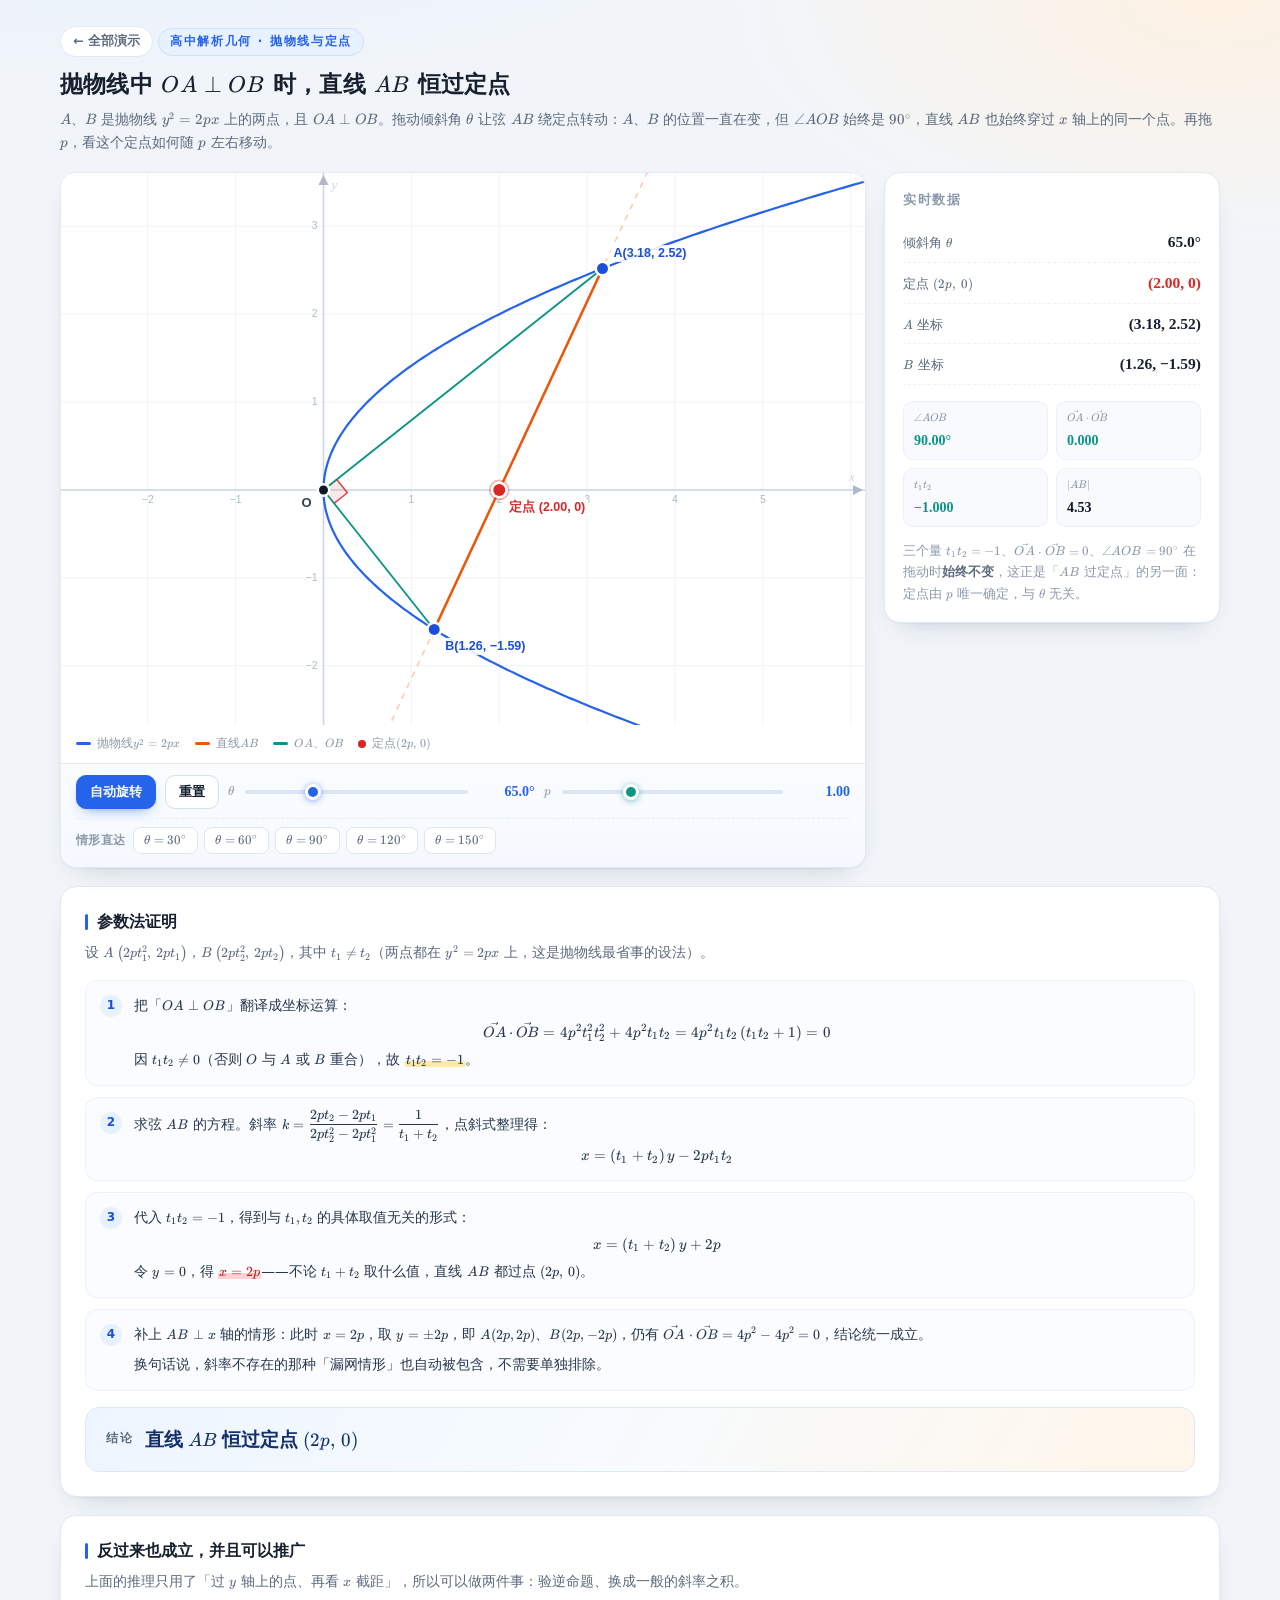
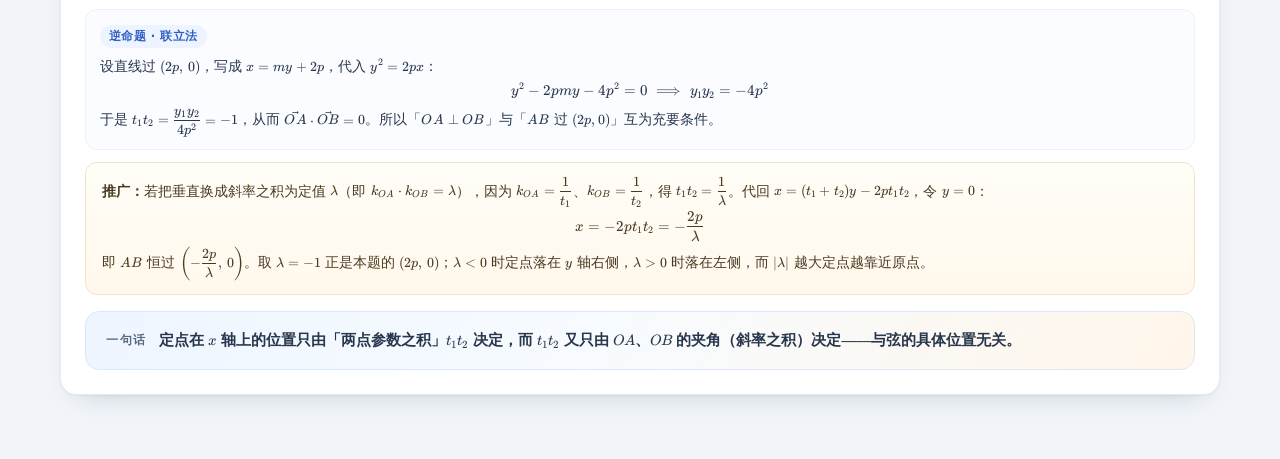
<file: demos/parabola-fixed-point/index.html>
<!DOCTYPE html>
<html lang="zh-CN">
<head>
<meta charset="utf-8" />
<meta name="viewport" content="width=device-width, initial-scale=1" />
<title>抛物线中 OA⊥OB 时的定点问题 · 动态演示</title>
<link rel="icon" href="data:image/svg+xml,%3Csvg xmlns='http://www.w3.org/2000/svg' viewBox='0 0 32 32'%3E%3Crect width='32' height='32' rx='8' fill='%232563eb'/%3E%3Ctext x='16' y='23' font-size='19' font-family='Georgia,serif' font-style='italic' fill='%23fff' text-anchor='middle'%3Ef%3C/text%3E%3C/svg%3E" />
<meta name="description" content="A、B 是抛物线 y²=2px 上两点且 OA⊥OB，拖动倾斜角让弦 AB 转动，看它为什么始终穿过 x 轴上的定点 (2p,0)。" />
<!-- KaTeX：本地共享副本，全站只下载并缓存一次（相对站点根） -->
<link rel="stylesheet" href="../../assets/katex/katex.min.css" />
<script src="../../assets/katex/katex.min.js"></script>
<script src="../../assets/katex/auto-render.min.js"></script>
<style>
  :root{
    --bg:#f1f5fa; --card:#ffffff; --ink:#16202f; --ink2:#5c6a7e; --ink3:#8c99ab;
    --line:#e1e9f3; --blue:#2563eb; --amber:#d98a00; --orange:#ea580c;
    --teal:#0d9488; --red:#dc2626; --green:#0f8a5f;
    --serif:"Cambria Math","Times New Roman",Georgia,serif;
  }
  *{box-sizing:border-box}
  html,body{margin:0;padding:0}
  body{
    background:
      radial-gradient(1100px 480px at 12% -10%, #e4efff 0%, rgba(228,239,255,0) 62%),
      radial-gradient(900px 460px at 95% 0%, #fdf1e2 0%, rgba(253,241,226,0) 55%),
      var(--bg);
    color:var(--ink);
    font-family:"Segoe UI","PingFang SC","Hiragino Sans GB","Microsoft YaHei",system-ui,-apple-system,sans-serif;
    -webkit-font-smoothing:antialiased;
    line-height:1.65;
  }
  .page{max-width:1200px;margin:0 auto;padding:26px 20px 64px}
  .back{
    display:inline-flex;align-items:center;gap:5px;margin-bottom:11px;
    font-size:12.5px;font-weight:600;color:var(--ink2);text-decoration:none;
    background:#fff;border:1px solid var(--line);border-radius:999px;padding:4px 12px;
    transition:.16s ease;
  }
  .back:hover{color:var(--blue);border-color:#a8c2e8;background:#f4f9ff;transform:translateY(-1px)}
  .eyebrow{
    display:inline-flex;align-items:center;gap:7px;
    font-size:12px;letter-spacing:.14em;color:var(--blue);
    background:#e8f1ff;border:1px solid #cfe0fb;border-radius:999px;
    padding:3px 11px;margin-bottom:10px;font-weight:600;
  }
  h1{font-size:23px;line-height:1.4;margin:0 0 8px;letter-spacing:.2px}
  .sub{margin:0;color:var(--ink2);font-size:14px}
  .katex{font-size:1.02em}
  p .katex,li .katex,td .katex,th .katex{font-size:1.04em}

  .main{display:grid;grid-template-columns:minmax(0,1fr) 336px;gap:18px;margin-top:18px;align-items:start}
  .card{
    background:var(--card);border:1px solid var(--line);border-radius:16px;
    box-shadow:0 1px 2px rgba(22,32,47,.04), 0 12px 28px -18px rgba(22,32,47,.28);
  }
  .stage{overflow:hidden}
  .cvbox{position:relative;background:#fff}
  #cv{display:block;width:100%;height:552px;touch-action:none}

  .legend{display:flex;flex-wrap:wrap;gap:6px 15px;padding:9px 15px 0;font-size:12px;color:var(--ink3)}
  .legend span{display:inline-flex;align-items:center;white-space:nowrap}
  .legend i{display:inline-block;width:15px;height:3px;border-radius:2px;margin-right:6px;vertical-align:middle}
  .legend .lgdot{display:inline-block;width:8px;height:8px;border-radius:50%;background:var(--red);vertical-align:middle;margin-right:6px}

  .controls{
    display:flex;flex-direction:column;gap:9px;
    padding:11px 15px 13px;margin-top:9px;border-top:1px solid var(--line);
    background:linear-gradient(180deg,#fafcff,#f5f9ff);
  }
  .ctrl-row{display:flex;flex-wrap:wrap;align-items:center;gap:9px}
  .btn{
    font-family:inherit;font-size:13px;font-weight:600;color:var(--ink);
    background:#fff;border:1px solid #d5e0ee;border-radius:10px;
    padding:7px 13px;cursor:pointer;transition:.16s ease;white-space:nowrap;
  }
  .btn:hover{border-color:#a8c2e8;background:#f4f9ff;transform:translateY(-1px)}
  .btn:active{transform:translateY(0)}
  .btn.primary{background:var(--blue);border-color:var(--blue);color:#fff;box-shadow:0 6px 14px -8px rgba(37,99,235,.9)}
  .btn.primary:hover{background:#1d4ed8;border-color:#1d4ed8}

  .slider-wrap{display:flex;align-items:center;gap:9px;flex:1 1 210px;min-width:170px}
  .slider-wrap .lab{font-size:12.5px;color:var(--ink3);font-weight:600;white-space:nowrap}
  .slider-wrap .val{font-family:var(--serif);font-size:14px;font-weight:700;color:var(--blue);min-width:56px;text-align:right;font-variant-numeric:tabular-nums}
  #pSlider{--c:#0d9488}
  #pSlider::-webkit-slider-thumb{background:var(--teal);box-shadow:0 1px 6px rgba(13,148,136,.55)}
  input[type=range]{
    -webkit-appearance:none;appearance:none;flex:1;height:4px;border-radius:3px;
    background:linear-gradient(90deg,#dbe6f5,#dbe6f5);outline:none;cursor:pointer;
  }
  input[type=range]::-webkit-slider-thumb{
    -webkit-appearance:none;width:16px;height:16px;border-radius:50%;
    background:var(--blue);border:3px solid #fff;
    box-shadow:0 1px 6px rgba(37,99,235,.55);cursor:grab;
  }
  input[type=range]::-moz-range-thumb{
    width:14px;height:14px;border-radius:50%;background:var(--blue);
    border:3px solid #fff;box-shadow:0 1px 6px rgba(37,99,235,.55);cursor:grab;
  }

  .quick{display:flex;flex-wrap:wrap;align-items:center;gap:6px;padding-top:8px;border-top:1px dashed #e6eefa}
  .quick .lab{font-size:12px;color:var(--ink3);font-weight:700;letter-spacing:.04em;margin-right:1px}
  .qbtn{
    font-family:var(--serif);font-size:12.5px;font-weight:700;color:var(--ink2);
    background:#fff;border:1px solid #dde6f2;border-radius:8px;
    padding:4px 10px;cursor:pointer;transition:.15s ease;white-space:nowrap;
  }
  .qbtn:hover{border-color:#a8c2e8;background:#f4f9ff;color:var(--blue)}
  .qbtn.on{background:#14306b;border-color:#14306b;color:#fff;box-shadow:0 6px 14px -9px rgba(20,48,107,.9)}

  .panel{padding:16px 18px 18px}
  .panel h3{margin:0 0 12px;font-size:13px;letter-spacing:.12em;color:var(--ink3);font-weight:700}
  .metric{display:flex;justify-content:space-between;align-items:baseline;gap:10px;padding:7px 0;border-bottom:1px dashed #edf2f9}
  .metric:last-of-type{border-bottom:none}
  .m-label{font-size:13px;color:var(--ink2)}
  .m-val{font-family:var(--serif);font-size:15.5px;font-weight:700;color:var(--ink);font-variant-numeric:tabular-nums;white-space:nowrap}
  .m-val.fixed{color:var(--red)}
  .m-val.ok{color:var(--teal)}
  .divider{height:10px}
  .chips{display:grid;grid-template-columns:1fr 1fr;gap:8px;margin-top:6px}
  .chipbox{background:#f8fafd;border:1px solid #ecf1f8;border-radius:10px;padding:7px 10px}
  .chipbox .k{display:block;font-size:11px;color:#8794a7;margin-bottom:2px}
  .chipbox .v{display:block;font-family:var(--serif);font-size:14px;font-weight:700;color:#0f172a;font-variant-numeric:tabular-nums}
  .chipbox.ok .v{color:var(--teal)}
  .tip{margin:13px 0 0;font-size:12.5px;line-height:1.7;color:var(--ink3)}
  .tip b{color:var(--ink2)}

  .solution{margin-top:18px;padding:22px 24px 24px}
  .solution h2{font-size:16px;margin:0 0 4px;display:flex;align-items:center;gap:9px}
  .solution h2 .bar{width:3px;height:16px;border-radius:2px;background:var(--blue)}
  .solution .lead{margin:6px 0 16px;font-size:13.5px;color:var(--ink2)}
  .steps{display:grid;gap:11px}
  .step{display:flex;gap:12px;padding:12px 14px;border-radius:12px;background:#fafcff;border:1px solid #edf2f9}
  .step .num{
    flex:none;width:22px;height:22px;border-radius:50%;background:#e8f1ff;color:#1d4ed8;
    font-size:12px;font-weight:800;display:flex;align-items:center;justify-content:center;margin-top:2px;
  }
  .step .body{flex:1 1 auto;min-width:0;font-size:13.8px;line-height:1.85;color:#28374d}
  .step .body p{margin:0}
  .step .body p + p{margin-top:5px}
  .eqline{text-align:center;margin:4px 0 2px !important}
  .katex-display{margin:.2em 0}
  .katex-display>.katex{font-size:1.1em}
  .hl{background:linear-gradient(180deg,transparent 62%,#ffe9a8 62%);font-weight:600;padding:0 1px}
  .hl-red{background:linear-gradient(180deg,transparent 62%,#ffd3d3 62%);font-weight:700;padding:0 1px;color:#b91c1c}

  .genbox{display:block;padding:12px 14px;border-radius:12px;background:#fafcff;border:1px solid #edf2f9;margin:0 0 12px}
  .genbox p{margin:0;font-size:13.5px;line-height:1.85;color:#28374d}
  .genbox p + p{margin-top:6px}
  .genbox .glab{
    display:inline-block;margin-bottom:6px;padding:2px 9px;border-radius:999px;
    background:#eef4ff;color:#2f5fc4;font-size:11.5px;font-weight:700;letter-spacing:.04em;
  }
  .genkey{padding:14px 16px;border-radius:12px;margin:0 0 12px;background:linear-gradient(180deg,#fffdf7,#fff8ec);border:1px solid #f3e2c3}
  .genkey p{margin:0;font-size:13.5px;line-height:1.85;color:#4a3a20}
  .genkey p + p{margin-top:6px}
  .answer{
    margin-top:16px;padding:16px 20px;border-radius:14px;
    background:linear-gradient(120deg,#eef5ff,#f7fbff 45%,#fff6ea);
    border:1px solid #dbe8fb;display:flex;flex-wrap:wrap;align-items:center;gap:12px;
  }
  .answer .tagline{font-size:12px;font-weight:800;letter-spacing:.14em;color:#5c6a7e}
  .answer .eq{font-family:var(--serif);font-size:19px;font-weight:700;color:#14306b}
  .answer .eq b{color:#b91c1c}

  @media (max-width:940px){
    .main{grid-template-columns:1fr}
    #cv{height:420px}
    h1{font-size:20px}
    .page{padding:20px 14px 48px}
    .qbtn{padding:4px 8px;font-size:12px}
  }
</style>
</head>
<body>
<div class="page">

  <a class="back" href="../../index.html">&larr; 全部演示</a>
  <div class="eyebrow">高中解析几何 · 抛物线与定点</div>
  <h1>抛物线中 $OA\perp OB$ 时，直线 $AB$ 恒过定点</h1>
  <p class="sub">$A$、$B$ 是抛物线 $y^{2}=2px$ 上的两点，且 $OA\perp OB$。拖动倾斜角 $\theta$ 让弦 $AB$ 绕定点转动：$A$、$B$ 的位置一直在变，但 $\angle AOB$ 始终是 $90^\circ$，直线 $AB$ 也始终穿过 $x$ 轴上的同一个点。再拖 $p$，看这个定点如何随 $p$ 左右移动。</p>

  <div class="main">
    <section class="card stage">
      <div class="cvbox"><canvas id="cv"></canvas></div>
      <div class="legend">
        <span><i style="background:#2563eb"></i>抛物线 $y^{2}=2px$</span>
        <span><i style="background:#ea580c"></i>直线 $AB$</span>
        <span><i style="background:#0d9488"></i>$OA$、$OB$</span>
        <span><span class="lgdot"></span>定点 $(2p,\,0)$</span>
      </div>
      <div class="controls">
        <div class="ctrl-row">
          <button class="btn primary" id="play">自动旋转</button>
          <button class="btn" id="reset">重置</button>
          <div class="slider-wrap">
            <span class="lab">$\theta$</span>
            <input type="range" id="thSlider" min="30" max="150" step="0.5" value="65" />
            <span class="val" id="thVal">65.0°</span>
          </div>
          <div class="slider-wrap">
            <span class="lab">$p$</span>
            <input type="range" id="pSlider" min="0.4" max="2.4" step="0.02" value="1" />
            <span class="val" id="pVal">1.00</span>
          </div>
        </div>
        <div class="quick">
          <span class="lab">情形直达</span>
          <button class="qbtn" data-th="30">$\theta=30^\circ$</button>
          <button class="qbtn" data-th="60">$\theta=60^\circ$</button>
          <button class="qbtn" data-th="90">$\theta=90^\circ$</button>
          <button class="qbtn" data-th="120">$\theta=120^\circ$</button>
          <button class="qbtn" data-th="150">$\theta=150^\circ$</button>
        </div>
      </div>
    </section>

    <aside class="card panel">
      <h3>实时数据</h3>
      <div class="metric"><span class="m-label">倾斜角 $\theta$</span><span class="m-val" id="vTh">65.0°</span></div>
      <div class="metric"><span class="m-label">定点 $(2p,\,0)$</span><span class="m-val fixed" id="vF">(2.00, 0)</span></div>
      <div class="metric"><span class="m-label">$A$ 坐标</span><span class="m-val" id="vA">—</span></div>
      <div class="metric"><span class="m-label">$B$ 坐标</span><span class="m-val" id="vB">—</span></div>

      <div class="divider"></div>
      <div class="chips">
        <div class="chipbox ok"><span class="k">$\angle AOB$</span><span class="v" id="vAng">90.00°</span></div>
        <div class="chipbox ok"><span class="k">$\vec{OA}\cdot\vec{OB}$</span><span class="v" id="vDot">0.000</span></div>
        <div class="chipbox ok"><span class="k">$t_{1}t_{2}$</span><span class="v" id="vT">−1.000</span></div>
        <div class="chipbox"><span class="k">$|AB|$</span><span class="v" id="vAB">—</span></div>
      </div>

      <p class="tip">三个量 $t_{1}t_{2}=-1$、$\vec{OA}\cdot\vec{OB}=0$、$\angle AOB=90^\circ$ 在拖动时<b>始终不变</b>，这正是「$AB$ 过定点」的另一面：定点由 $p$ 唯一确定，与 $\theta$ 无关。</p>
    </aside>
  </div>

  <section class="card solution">
    <h2><span class="bar"></span>参数法证明</h2>
    <p class="lead">设 $A\left(2pt_{1}^{2},\,2pt_{1}\right)$，$B\left(2pt_{2}^{2},\,2pt_{2}\right)$，其中 $t_{1}\neq t_{2}$（两点都在 $y^{2}=2px$ 上，这是抛物线最省事的设法）。</p>

    <div class="steps">
      <div class="step">
        <div class="num">1</div>
        <div class="body">
          <p>把「$OA\perp OB$」翻译成坐标运算：</p>
          <p class="eqline">$$\vec{OA}\cdot\vec{OB}=4p^{2}t_{1}^{2}t_{2}^{2}+4p^{2}t_{1}t_{2}=4p^{2}t_{1}t_{2}\left(t_{1}t_{2}+1\right)=0$$</p>
          <p>因 $t_{1}t_{2}\neq 0$（否则 $O$ 与 $A$ 或 $B$ 重合），故 <span class="hl">$t_{1}t_{2}=-1$</span>。</p>
        </div>
      </div>

      <div class="step">
        <div class="num">2</div>
        <div class="body">
          <p>求弦 $AB$ 的方程。斜率 $k=\dfrac{2pt_{2}-2pt_{1}}{2pt_{2}^{2}-2pt_{1}^{2}}=\dfrac{1}{t_{1}+t_{2}}$，点斜式整理得：</p>
          <p class="eqline">$$x=\left(t_{1}+t_{2}\right)y-2pt_{1}t_{2}$$</p>
        </div>
      </div>

      <div class="step">
        <div class="num">3</div>
        <div class="body">
          <p>代入 $t_{1}t_{2}=-1$，得到与 $t_{1},t_{2}$ 的具体取值无关的形式：</p>
          <p class="eqline">$$x=\left(t_{1}+t_{2}\right)y+2p$$</p>
          <p>令 $y=0$，得 <span class="hl-red">$x=2p$</span>——不论 $t_{1}+t_{2}$ 取什么值，直线 $AB$ 都过点 $(2p,\,0)$。</p>
        </div>
      </div>

      <div class="step">
        <div class="num">4</div>
        <div class="body">
          <p>补上 $AB\perp x$ 轴的情形：此时 $x=2p$，取 $y=\pm 2p$，即 $A(2p,2p)$、$B(2p,-2p)$，仍有 $\vec{OA}\cdot\vec{OB}=4p^{2}-4p^{2}=0$，结论统一成立。</p>
          <p>换句话说，斜率不存在的那种「漏网情形」也自动被包含，不需要单独排除。</p>
        </div>
      </div>
    </div>

    <div class="answer">
      <span class="tagline">结论</span>
      <span class="eq">直线 $AB$ 恒过定点 $(2p,\,0)$</span>
    </div>
  </section>

  <section class="card solution">
    <h2><span class="bar"></span>反过来也成立，并且可以推广</h2>
    <p class="lead">上面的推理只用了「过 $y$ 轴上的点、再看 $x$ 截距」，所以可以做两件事：验逆命题、换成一般的斜率之积。</p>

    <div class="genbox">
      <span class="glab">逆命题 · 联立法</span>
      <p>设直线过 $(2p,\,0)$，写成 $x=my+2p$，代入 $y^{2}=2px$：</p>
      <p class="eqline">$$y^{2}-2pmy-4p^{2}=0\;\Longrightarrow\;y_{1}y_{2}=-4p^{2}$$</p>
      <p>于是 $t_{1}t_{2}=\dfrac{y_{1}y_{2}}{4p^{2}}=-1$，从而 $\vec{OA}\cdot\vec{OB}=0$。所以「$OA\perp OB$」与「$AB$ 过 $(2p,0)$」互为充要条件。</p>
    </div>

    <div class="genkey">
      <p><b>推广：</b>若把垂直换成斜率之积为定值 $\lambda$（即 $k_{OA}\cdot k_{OB}=\lambda$），因为 $k_{OA}=\dfrac{1}{t_{1}}$、$k_{OB}=\dfrac{1}{t_{2}}$，得 $t_{1}t_{2}=\dfrac{1}{\lambda}$。代回 $x=(t_{1}+t_{2})y-2pt_{1}t_{2}$，令 $y=0$：</p>
      <p class="eqline">$$x=-2pt_{1}t_{2}=-\frac{2p}{\lambda}$$</p>
      <p>即 $AB$ 恒过 $\left(-\dfrac{2p}{\lambda},\,0\right)$。取 $\lambda=-1$ 正是本题的 $(2p,\,0)$；$\lambda<0$ 时定点落在 $y$ 轴右侧，$\lambda>0$ 时落在左侧，而 $|\lambda|$ 越大定点越靠近原点。</p>
    </div>

    <div class="answer">
      <span class="tagline">一句话</span>
      <span class="eq" style="font-size:15px;font-weight:600;color:#28374d">定点在 $x$ 轴上的位置只由「两点参数之积」$t_{1}t_{2}$ 决定，而 $t_{1}t_{2}$ 又只由 $OA$、$OB$ 的夹角（斜率之积）决定——与弦的具体位置无关。</span>
    </div>
  </section>
</div>

<script>
(function () {
  'use strict';

  var cv = document.getElementById('cv');
  var ctx = cv.getContext('2d');
  var thSlider = document.getElementById('thSlider');
  var pSlider = document.getElementById('pSlider');
  var playBtn = document.getElementById('play');
  var resetBtn = document.getElementById('reset');
  var qbtns = Array.prototype.slice.call(document.querySelectorAll('.qbtn'));

  /* 页面里的 $...$ 统一交给 KaTeX 排版（画布外的公式） */
  if (window.renderMathInElement) {
    window.renderMathInElement(document.body, {
      delimiters: [
        { left: '$$', right: '$$', display: true },
        { left: '$', right: '$', display: false }
      ],
      ignoredTags: ['script', 'noscript', 'style', 'textarea', 'pre', 'code', 'option'],
      throwOnError: false,
      strict: false
    });
  }

  var S = { p: 1, theta: 65, playing: false, dir: 1, view: null };
  var W = 640, H = 540, DPR = 1;

  var C = {
    grid: '#eff3f9', axis: '#cbd6e6', tick: '#aeb9c9',
    parabola: '#2563eb', chord: '#ea580c', radius: '#0d9488',
    fixed: '#dc2626', point: '#1d4ed8', label: '#334155'
  };

  /* ---------- 画布尺寸：取容器自身尺寸，避免边框把右侧算进去 ---------- */
  function resize() {
    DPR = Math.min(window.devicePixelRatio || 1, 2);
    W = Math.max(300, Math.round(cv.clientWidth));
    H = Math.max(280, Math.round(cv.clientHeight));
    cv.width = Math.round(W * DPR);
    cv.height = Math.round(H * DPR);
    ctx.setTransform(DPR, 0, 0, DPR, 0, 0);
  }

  /* ---------- 几何：直线过 F(2p,0)，方向向量 (cosθ, sinθ) ---------- */
  function geo() {
    var p = S.p, th = S.theta * Math.PI / 180;
    var ct = Math.cos(th), st = Math.sin(th), s2 = st * st;
    var disc = Math.sqrt(ct * ct + 4 * s2);
    var u = p * (ct + disc) / s2;   // 由 s²sin²θ − 2p cosθ·s − 4p² = 0 解出
    var v = p * (ct - disc) / s2;
    return {
      p: p, ct: ct, st: st,
      F: { x: 2 * p, y: 0 },
      A: { x: 2 * p + u * ct, y: u * st },
      B: { x: 2 * p + v * ct, y: v * st }
    };
  }

  function targetView(g) {
    var p = g.p;
    var xs = [0, g.F.x, g.A.x, g.B.x], ys = [0, g.F.y, g.A.y, g.B.y];
    var x0 = Math.min.apply(null, xs), x1 = Math.max.apply(null, xs);
    var y0 = Math.min.apply(null, ys), y1 = Math.max.apply(null, ys);
    var w = Math.max(x1 - x0, 6.6 * p) * 1.14;
    var h = Math.max(y1 - y0, 5.2 * p) * 1.14;
    return { cx: (x0 + x1) / 2, cy: (y0 + y1) / 2, s: Math.min(W / w, H / h) };
  }

  function niceStep(raw) {
    var e = Math.pow(10, Math.floor(Math.log(raw) / Math.LN10));
    var f = raw / e;
    return (f < 1.5 ? 1 : f < 3.5 ? 2 : f < 7 ? 5 : 10) * e;
  }

  function fmt(v, d) {
    if (Math.abs(v) < Math.pow(10, -(d + 1))) v = 0;
    return v.toFixed(d).replace('-', '−');
  }
  function fmtTick(v, step) {
    var d = step < 0.1 ? 2 : step < 1 ? 1 : 0;
    return Math.abs(v) < 1e-9 ? '0' : fmt(v, d);
  }

  /* ---------- 绘图 ---------- */
  function draw() {
    var g = geo();
    var tv = targetView(g);
    if (!S.view) S.view = { cx: tv.cx, cy: tv.cy, s: tv.s };
    else {
      var k = 0.13;
      S.view.cx += (tv.cx - S.view.cx) * k;
      S.view.cy += (tv.cy - S.view.cy) * k;
      S.view.s += (tv.s - S.view.s) * k;
    }
    var vw = S.view;
    var X = function (x) { return W / 2 + (x - vw.cx) * vw.s; };
    var Y = function (y) { return H / 2 - (y - vw.cy) * vw.s; };

    ctx.clearRect(0, 0, W, H);
    ctx.fillStyle = '#ffffff';
    ctx.fillRect(0, 0, W, H);

    var wx0 = vw.cx - W / (2 * vw.s), wx1 = vw.cx + W / (2 * vw.s);
    var wy0 = vw.cy - H / (2 * vw.s), wy1 = vw.cy + H / (2 * vw.s);

    ctx.save();
    ctx.beginPath();
    ctx.rect(0, 0, W, H);
    ctx.clip();

    drawGrid(X, Y, wx0, wx1, wy0, wy1, vw.s);
    drawParabola(X, Y, g.p, wy0, wy1);
    drawChord(X, Y, g);
    drawRadii(X, Y, g);
    drawPoints(X, Y, g);

    ctx.restore();
  }

  function drawGrid(X, Y, wx0, wx1, wy0, wy1, s) {
    var step = niceStep(74 / s), i, v;
    ctx.lineWidth = 1;
    ctx.strokeStyle = C.grid;
    for (i = Math.ceil(wx0 / step); i <= Math.floor(wx1 / step); i++) {
      v = i * step;
      ctx.beginPath(); ctx.moveTo(X(v), 0); ctx.lineTo(X(v), H); ctx.stroke();
    }
    for (i = Math.ceil(wy0 / step); i <= Math.floor(wy1 / step); i++) {
      v = i * step;
      ctx.beginPath(); ctx.moveTo(0, Y(v)); ctx.lineTo(W, Y(v)); ctx.stroke();
    }

    var ax = Y(0), ay = X(0);
    ctx.strokeStyle = C.axis;
    ctx.lineWidth = 1.6;
    if (ax > 0 && ax < H) { ctx.beginPath(); ctx.moveTo(0, ax); ctx.lineTo(W, ax); ctx.stroke(); }
    if (ay > 0 && ay < W) { ctx.beginPath(); ctx.moveTo(ay, 0); ctx.lineTo(ay, H); ctx.stroke(); }

    ctx.fillStyle = C.tick;
    if (ax > 0 && ax < H) {
      ctx.beginPath(); ctx.moveTo(W - 2, ax); ctx.lineTo(W - 12, ax - 5); ctx.lineTo(W - 12, ax + 5); ctx.closePath(); ctx.fill();
    }
    if (ay > 0 && ay < W) {
      ctx.beginPath(); ctx.moveTo(ay, 2); ctx.lineTo(ay - 5, 12); ctx.lineTo(ay + 5, 12); ctx.closePath(); ctx.fill();
    }

    ctx.font = '10.5px "Segoe UI","Microsoft YaHei",sans-serif';
    ctx.textAlign = 'center';
    ctx.textBaseline = 'top';
    if (ax > 0 && ax < H - 18) {
      for (i = Math.ceil(wx0 / step); i <= Math.floor(wx1 / step); i++) {
        v = i * step;
        if (Math.abs(v) < step * 0.01) continue;
        var px = X(v);
        if (px < 16 || px > W - 16) continue;
        ctx.fillText(fmtTick(v, step), px, ax + 5);
      }
    }
    ctx.textAlign = 'right';
    ctx.textBaseline = 'middle';
    if (ay > 0 && ay < W - 18) {
      for (i = Math.ceil(wy0 / step); i <= Math.floor(wy1 / step); i++) {
        v = i * step;
        if (Math.abs(v) < step * 0.01) continue;
        var py = Y(v);
        if (py < 12 || py > H - 12) continue;
        ctx.fillText(fmtTick(v, step), ay - 6, py);
      }
    }
    ctx.textAlign = 'left';
    ctx.textBaseline = 'alphabetic';
    ctx.fillStyle = C.axis;
    ctx.font = 'italic 13px "Cambria Math",Cambria,Georgia,serif';
    if (ax > 0 && ax < H) ctx.fillText('x', W - 16, ax - 9);
    if (ay > 0 && ay < W) ctx.fillText('y', ay + 8, 16);
  }

  function drawParabola(X, Y, p, wy0, wy1) {
    var ylim = Math.max(Math.abs(wy0), Math.abs(wy1)) * 1.06;
    var N = 460;
    ctx.beginPath();
    for (var i = 0; i <= N; i++) {
      var y = -ylim + 2 * ylim * i / N;
      var x = y * y / (2 * p);
      if (i === 0) ctx.moveTo(X(x), Y(y)); else ctx.lineTo(X(x), Y(y));
    }
    ctx.strokeStyle = C.parabola;
    ctx.lineWidth = 2.2;
    ctx.lineJoin = 'round';
    ctx.stroke();

    ctx.beginPath();
    ctx.arc(X(0), Y(0), 3, 0, Math.PI * 2);
    ctx.fillStyle = C.parabola;
    ctx.fill();
  }

  function drawChord(X, Y, g) {
    var L = (Math.abs(W / S.view.s) + Math.abs(H / S.view.s)) * 1.4;

    ctx.save();
    ctx.setLineDash([6, 6]);
    ctx.strokeStyle = 'rgba(234,88,12,0.30)';
    ctx.lineWidth = 1.6;
    ctx.beginPath();
    ctx.moveTo(X(g.F.x - L * g.ct), Y(g.F.y - L * g.st));
    ctx.lineTo(X(g.F.x + L * g.ct), Y(g.F.y + L * g.st));
    ctx.stroke();
    ctx.restore();

    ctx.strokeStyle = C.chord;
    ctx.lineWidth = 2.6;
    ctx.lineCap = 'round';
    ctx.beginPath();
    ctx.moveTo(X(g.A.x), Y(g.A.y));
    ctx.lineTo(X(g.B.x), Y(g.B.y));
    ctx.stroke();
    ctx.lineCap = 'butt';
  }

  function drawRadii(X, Y, g) {
    ctx.strokeStyle = C.radius;
    ctx.lineWidth = 1.9;
    ctx.beginPath();
    ctx.moveTo(X(0), Y(0)); ctx.lineTo(X(g.A.x), Y(g.A.y));
    ctx.moveTo(X(0), Y(0)); ctx.lineTo(X(g.B.x), Y(g.B.y));
    ctx.stroke();

    // O 处的直角符号
    var la = Math.hypot(g.A.x, g.A.y), lb = Math.hypot(g.B.x, g.B.y);
    if (la < 1e-9 || lb < 1e-9) return;
    var ua = { x: g.A.x / la, y: g.A.y / la };
    var ub = { x: g.B.x / lb, y: g.B.y / lb };
    var r = 17;
    var p1 = { x: X(0) + ua.x * r, y: Y(0) - ua.y * r };
    var p2 = { x: X(0) + ub.x * r, y: Y(0) - ub.y * r };
    var p3 = { x: X(0) + (ua.x + ub.x) * r, y: Y(0) - (ua.y + ub.y) * r };
    ctx.beginPath();
    ctx.moveTo(p1.x, p1.y);
    ctx.lineTo(p3.x, p3.y);
    ctx.lineTo(p2.x, p2.y);
    ctx.strokeStyle = 'rgba(220,38,38,0.85)';
    ctx.lineWidth = 1.5;
    ctx.stroke();
    ctx.fillStyle = 'rgba(220,38,38,0.10)';
    ctx.beginPath();
    ctx.moveTo(X(0), Y(0));
    ctx.lineTo(p1.x, p1.y);
    ctx.lineTo(p3.x, p3.y);
    ctx.lineTo(p2.x, p2.y);
    ctx.closePath();
    ctx.fill();
  }

  function dot(pt, color, r) {
    ctx.beginPath();
    ctx.arc(pt.x, pt.y, r + 2.5, 0, Math.PI * 2);
    ctx.fillStyle = '#fff';
    ctx.fill();
    ctx.beginPath();
    ctx.arc(pt.x, pt.y, r, 0, Math.PI * 2);
    ctx.fillStyle = color;
    ctx.fill();
  }

  function label(text, px, py, color, size, align) {
    ctx.font = '600 ' + (size || 12.5) + 'px "Segoe UI","Microsoft YaHei",sans-serif';
    ctx.textAlign = align || 'left';
    ctx.textBaseline = 'middle';
    var w = ctx.measureText(text).width, pad = 8;
    var x = px;
    if (align === 'right') x = Math.max(px, w + pad);
    else x = Math.min(px, W - w - pad);
    var y = Math.min(Math.max(py, 13), H - 13);
    var bx = align === 'right' ? x - w : x;
    ctx.fillStyle = 'rgba(255,255,255,0.88)';
    ctx.fillRect(bx - 3, y - 8.5, w + 6, 17);
    ctx.fillStyle = color;
    ctx.fillText(text, x, y);
    ctx.textAlign = 'left';
  }

  function drawPoints(X, Y, g) {
    // 定点 F：脉冲圈
    var t = (performance.now() % 2000) / 2000;
    ctx.beginPath();
    ctx.arc(X(g.F.x), Y(g.F.y), 7 + t * 16, 0, Math.PI * 2);
    ctx.strokeStyle = 'rgba(220,38,38,' + (0.42 * (1 - t)).toFixed(3) + ')';
    ctx.lineWidth = 2;
    ctx.stroke();

    dot({ x: X(g.F.x), y: Y(g.F.y) }, C.fixed, 6);
    dot({ x: X(g.A.x), y: Y(g.A.y) }, C.point, 5.5);
    dot({ x: X(g.B.x), y: Y(g.B.y) }, C.point, 5.5);
    dot({ x: X(0), y: Y(0) }, '#0f172a', 4.5);

    label('O', X(0) - 12, Y(0) + 13, '#334155', 13, 'right');
    label('定点 (' + fmt(g.F.x, 2) + ', 0)', X(g.F.x) + 10, Y(0) + 18, C.fixed, 12.5, 'left');
    label('A(' + fmt(g.A.x, 2) + ', ' + fmt(g.A.y, 2) + ')', X(g.A.x) + 11, Y(g.A.y) - 15, C.point, 12.5, 'left');
    label('B(' + fmt(g.B.x, 2) + ', ' + fmt(g.B.y, 2) + ')', X(g.B.x) + 11, Y(g.B.y) + 17, C.point, 12.5, 'left');
  }

  /* ---------- 读数 ---------- */
  var lastTxt = {};
  function setText(id, txt) {
    if (lastTxt[id] === txt) return;
    lastTxt[id] = txt;
    var el = document.getElementById(id);
    if (el) el.textContent = txt;
  }

  function updateReadout(g) {
    var p = g.p;
    var dotv = g.A.x * g.B.x + g.A.y * g.B.y;
    var t1 = g.A.y / (2 * p), t2 = g.B.y / (2 * p);
    var la = Math.hypot(g.A.x, g.A.y), lb = Math.hypot(g.B.x, g.B.y);
    var ang = Math.acos(Math.min(1, Math.max(-1, dotv / (la * lb)))) * 180 / Math.PI;
    var ab = Math.hypot(g.A.x - g.B.x, g.A.y - g.B.y);

    setText('thVal', S.theta.toFixed(1) + '°');
    setText('pVal', p.toFixed(2));
    setText('vTh', S.theta.toFixed(1) + '°');
    setText('vF', '(' + fmt(2 * p, 2) + ', 0)');
    setText('vA', '(' + fmt(g.A.x, 2) + ', ' + fmt(g.A.y, 2) + ')');
    setText('vB', '(' + fmt(g.B.x, 2) + ', ' + fmt(g.B.y, 2) + ')');
    setText('vAng', ang.toFixed(2) + '°');
    setText('vDot', fmt(dotv, 3));
    setText('vT', fmt(t1 * t2, 3));
    setText('vAB', fmt(ab, 2));

    qbtns.forEach(function (b) {
      b.classList.toggle('on', Math.abs(S.theta - (+b.getAttribute('data-th'))) < 0.6);
    });
  }

  /* ---------- 交互 ---------- */
  function setPlaying(v) {
    S.playing = v;
    playBtn.textContent = v ? '暂停旋转' : '自动旋转';
  }

  thSlider.addEventListener('input', function () {
    S.theta = parseFloat(thSlider.value);
    setPlaying(false);
  });
  pSlider.addEventListener('input', function () {
    S.p = parseFloat(pSlider.value);
  });
  playBtn.addEventListener('click', function () {
    if (!S.playing && (S.theta >= 150 || S.theta <= 30)) S.dir = S.theta >= 150 ? -1 : 1;
    setPlaying(!S.playing);
  });
  resetBtn.addEventListener('click', function () {
    S.theta = 65; S.p = 1; S.dir = 1; S.view = null;
    thSlider.value = '65'; pSlider.value = '1';
    setPlaying(false);
  });
  qbtns.forEach(function (b) {
    b.addEventListener('click', function () {
      S.theta = +b.getAttribute('data-th');
      thSlider.value = S.theta;
      setPlaying(false);
    });
  });

  var lastT = performance.now();
  function loop(now) {
    var dt = Math.min(60, now - lastT) / 1000;
    lastT = now;
    if (S.playing) {
      S.theta += S.dir * 16 * dt;
      if (S.theta >= 150) { S.theta = 150; S.dir = -1; }
      if (S.theta <= 30) { S.theta = 30; S.dir = 1; }
      thSlider.value = S.theta.toFixed(1);
    }
    draw();
    updateReadout(geo());
    requestAnimationFrame(loop);
  }

  if (window.ResizeObserver) new ResizeObserver(function () { resize(); }).observe(cv);
  else window.addEventListener('resize', resize);

  resize();
  requestAnimationFrame(loop);
})();
</script>
</body>
</html>
</file>
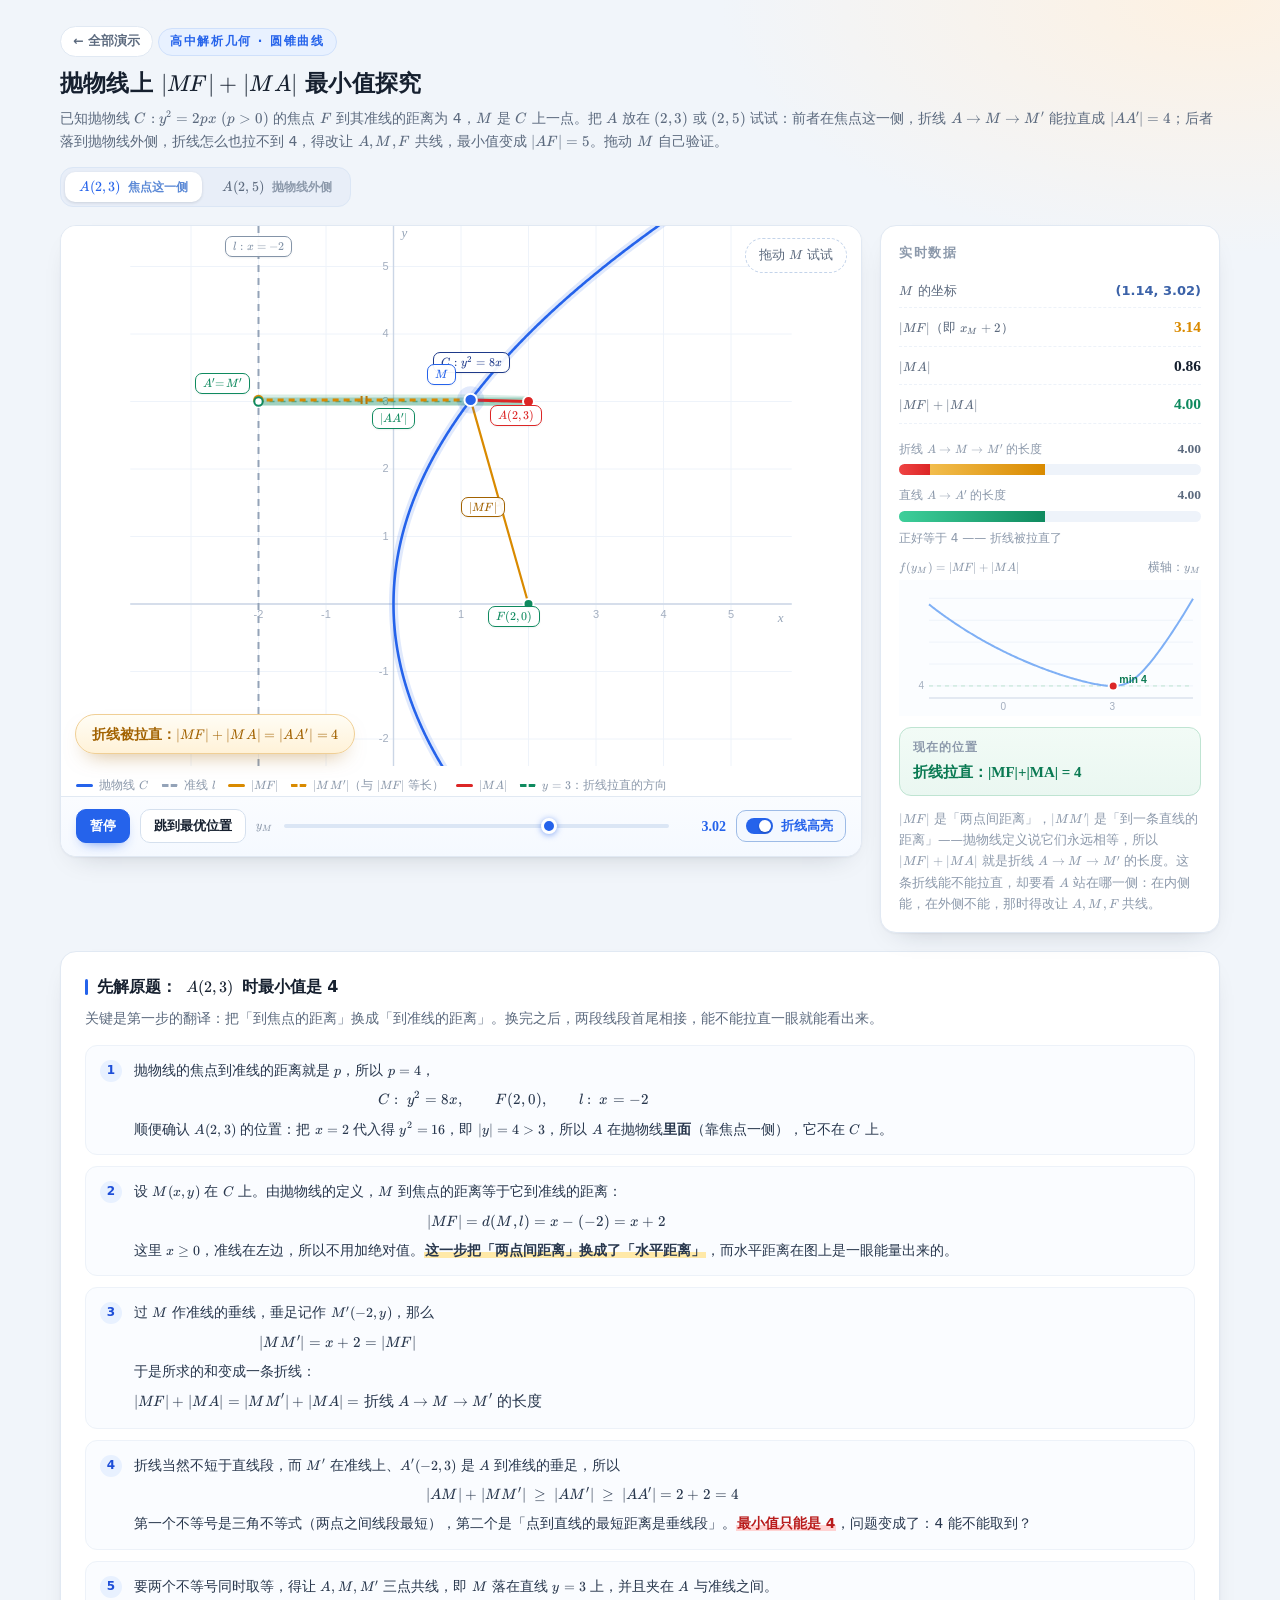
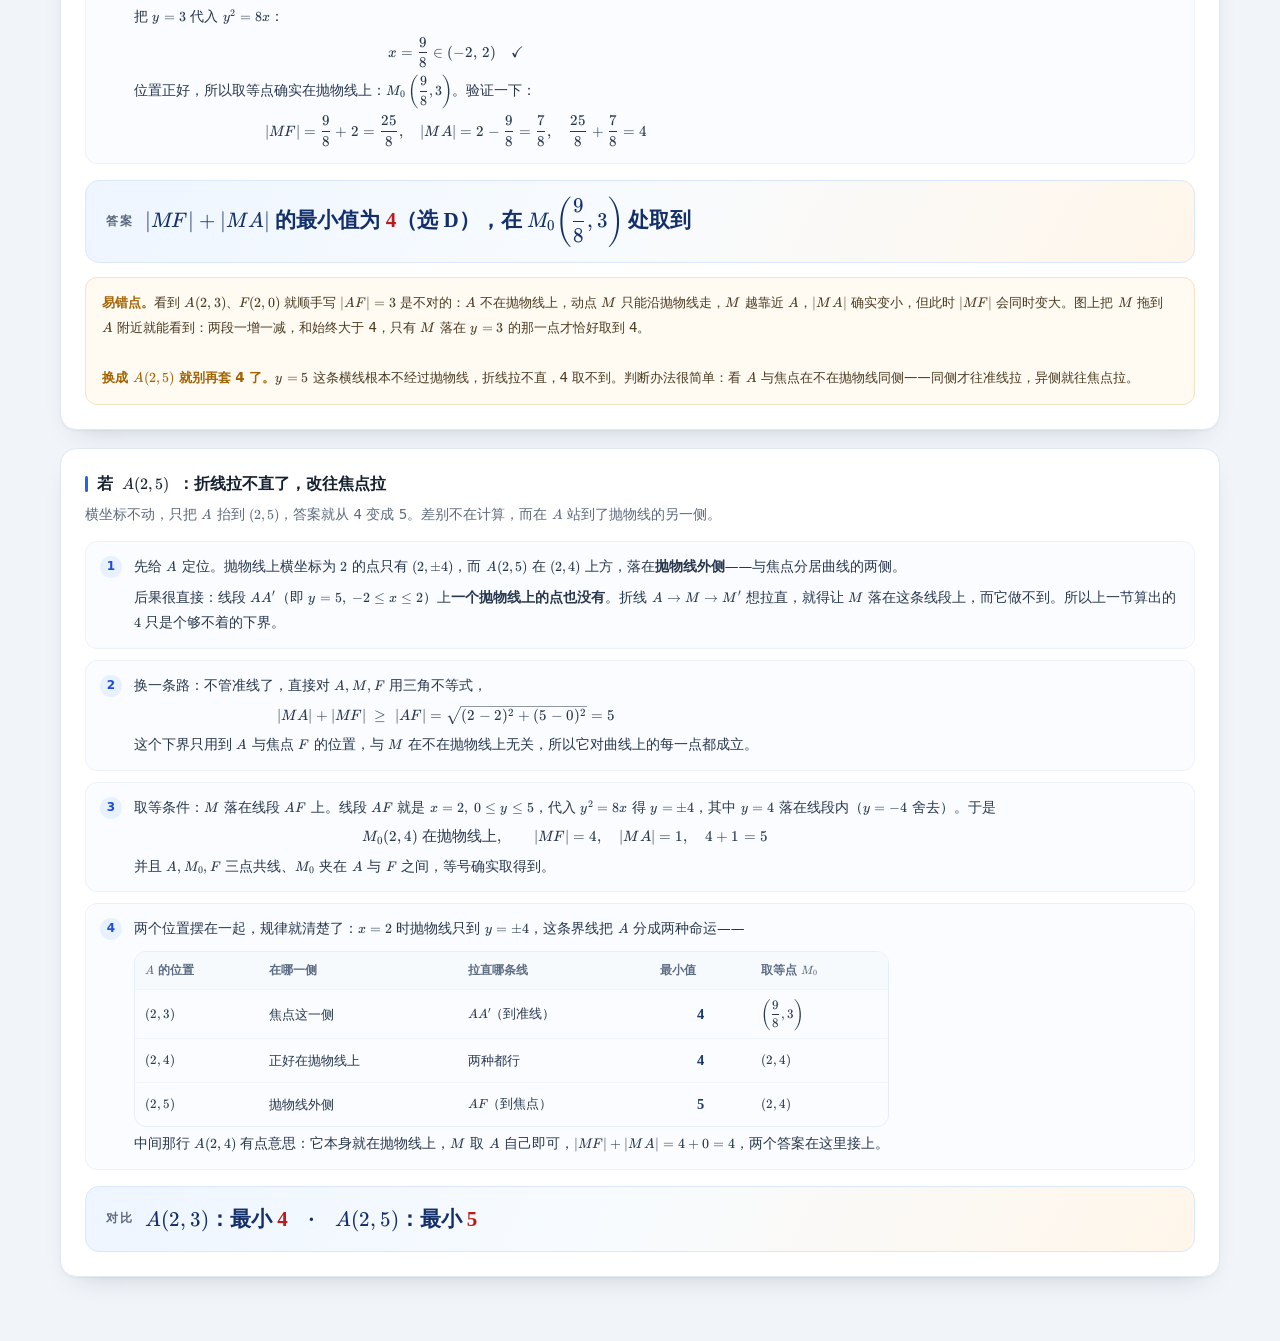
<file: demos/parabola-focus-sum/index.html>
<!DOCTYPE html>
<html lang="zh-CN">
<head>
<meta charset="utf-8" />
<meta name="viewport" content="width=device-width, initial-scale=1" />
<title>抛物线上 |MF|+|MA| 最小值探究 · 高中数学动态演示</title>
<link rel="icon" href="data:image/svg+xml,%3Csvg xmlns='http://www.w3.org/2000/svg' viewBox='0 0 32 32'%3E%3Crect width='32' height='32' rx='8' fill='%232563eb'/%3E%3Ctext x='16' y='23' font-size='19' font-family='Georgia,serif' font-style='italic' fill='%23fff' text-anchor='middle'%3Ef%3C/text%3E%3C/svg%3E" />
<meta name="description" content="例4-2 的探究：抛物线 y²=8x 上一点 M，A 取 (2,3) 时 |MF|+|MA| 最小为 4（折线 A→M→M′ 拉直）；A 换成 (2,5) 落到抛物线外侧，折线拉不直，改让 A、M、F 共线，最小值变成 |AF|=5。" />
<link rel="stylesheet" href="../../assets/katex/katex.min.css" />
<script src="../../assets/katex/katex.min.js"></script>
<script src="../../assets/katex/auto-render.min.js"></script>
<style>
  :root{
    --bg:#f1f5fa; --card:#fff; --ink:#16202f; --ink2:#5c6a7e; --ink3:#8c99ab;
    --line:#e1e9f3; --blue:#2563eb; --amber:#d98a00; --red:#dc2626; --green:#0f8a5f;
    --serif:"Cambria Math","Times New Roman",Georgia,serif;
  }
  *{box-sizing:border-box}
  html,body{margin:0;padding:0}
  body{
    background:
      radial-gradient(1100px 480px at 12% -10%, #e4efff 0%, rgba(228,239,255,0) 62%),
      radial-gradient(900px 460px at 95% 0%, #fdf1e2 0%, rgba(253,241,226,0) 55%),
      var(--bg);
    color:var(--ink);
    font-family:"Segoe UI","PingFang SC","Hiragino Sans GB","Microsoft YaHei",system-ui,-apple-system,sans-serif;
    -webkit-font-smoothing:antialiased; line-height:1.65;
  }
  .page{max-width:1200px;margin:0 auto;padding:26px 20px 64px}
  .back{
    display:inline-flex;align-items:center;gap:5px;margin-bottom:11px;
    font-size:12.5px;font-weight:600;color:var(--ink2);text-decoration:none;
    background:#fff;border:1px solid var(--line);border-radius:999px;padding:4px 12px;transition:.16s;
  }
  .back:hover{color:var(--blue);border-color:#a8c2e8;background:#f4f9ff;transform:translateY(-1px)}
  .eyebrow{
    display:inline-flex;align-items:center;gap:7px;font-size:12px;letter-spacing:.14em;
    color:var(--blue);background:#e8f1ff;border:1px solid #cfe0fb;border-radius:999px;
    padding:3px 11px;margin-bottom:10px;font-weight:600;
  }
  h1{font-size:23px;line-height:1.35;margin:0 0 8px;letter-spacing:.2px}
  .sub{margin:0;color:var(--ink2);font-size:14px}

  .cases{display:inline-flex;gap:6px;margin-top:14px;padding:4px;background:#e8eef8;border:1px solid #dbe6f5;border-radius:13px}
  .case{
    font-family:inherit;font-size:13.5px;font-weight:600;color:var(--ink2);
    background:transparent;border:none;border-radius:10px;padding:6px 14px;cursor:pointer;
    display:inline-flex;align-items:baseline;gap:8px;transition:.16s ease;
  }
  .case small{font-size:11.5px;font-weight:600;color:var(--ink3)}
  .case:hover{color:var(--blue)}
  .case.on{background:#fff;color:var(--blue);box-shadow:0 1px 3px rgba(22,32,47,.14)}
  .case.on small{color:#5b89d6}
  .katex{font-size:1.02em}
  p .katex, li .katex, td .katex, .m-label .katex{font-size:1.04em}

  .main{display:grid;grid-template-columns:minmax(0,1fr) 340px;gap:18px;margin-top:18px;align-items:start}
  .card{
    background:var(--card);border:1px solid var(--line);border-radius:16px;
    box-shadow:0 1px 2px rgba(22,32,47,.04), 0 12px 28px -18px rgba(22,32,47,.28);
  }
  .stage{position:relative;overflow:hidden}
  .canvas-wrap{position:relative}
  #cv{display:block;width:100%;height:540px;touch-action:none;cursor:grab}
  #cv:active{cursor:grabbing}
  .math-layer{position:absolute;inset:0;pointer-events:none;overflow:hidden}
  .mlabel{
    position:absolute;left:0;top:0;padding:2px 7px 1px;border-radius:7px;
    background:rgba(255,255,255,.94);border:1px solid currentColor;
    font-size:12.4px;line-height:1.15;white-space:nowrap;
    box-shadow:0 1px 2px rgba(22,32,47,.06);
  }
  .mlabel .katex{font-size:1em}
  .banner{
    position:absolute;left:14px;bottom:12px;padding:8px 16px;border-radius:999px;
    background:linear-gradient(180deg,#fffdf5,#fff2d8);border:1px solid #f0cf95;color:#a26200;
    font-size:13.5px;font-weight:700;box-shadow:0 10px 22px -12px rgba(162,98,0,.6);
    opacity:0;transform:translateY(10px);transition:.22s ease;pointer-events:none;
  }
  .banner.show{opacity:1;transform:translateY(0)}
  .hint{
    position:absolute;right:14px;top:12px;padding:6px 13px;border-radius:999px;
    background:rgba(255,255,255,.94);border:1px dashed #c4d4ea;color:var(--ink2);
    font-size:12.5px;transition:.3s ease;pointer-events:none;
  }
  .hint.off{opacity:0}
  .legend{display:flex;flex-wrap:wrap;gap:12px;padding:10px 15px 0;font-size:12px;color:var(--ink3)}
  .legend i{display:inline-block;width:17px;height:0;border-top-width:3px;border-top-style:solid;vertical-align:middle;margin-right:6px;border-radius:2px}
  .controls{
    display:flex;flex-wrap:wrap;align-items:center;gap:10px;
    padding:12px 15px 13px;border-top:1px solid var(--line);
    background:linear-gradient(180deg,#fafcff,#f5f9ff);
  }
  .btn{
    font-family:inherit;font-size:13px;font-weight:600;color:var(--ink);
    background:#fff;border:1px solid #d5e0ee;border-radius:10px;padding:7px 13px;
    cursor:pointer;transition:.16s ease;white-space:nowrap;
  }
  .btn:hover{border-color:#a8c2e8;background:#f4f9ff;transform:translateY(-1px)}
  .btn.primary{background:var(--blue);border-color:var(--blue);color:#fff;box-shadow:0 6px 14px -8px rgba(37,99,235,.9)}
  .btn.primary:hover{background:#1d4ed8;border-color:#1d4ed8}
  .btn.switch{display:inline-flex;align-items:center;gap:8px;padding:6px 12px 6px 9px}
  .btn.switch .sw{position:relative;flex:none;width:27px;height:16px;border-radius:999px;background:#d3dded;transition:background .18s}
  .btn.switch .sw::after{content:"";position:absolute;left:2px;top:2px;width:12px;height:12px;border-radius:50%;background:#fff;box-shadow:0 1px 2px rgba(15,30,60,.3);transition:transform .18s}
  .btn.switch.on{border-color:#9dbbe6;background:#f3f8ff;color:var(--blue)}
  .btn.switch.on .sw{background:var(--blue)}
  .btn.switch.on .sw::after{transform:translateX(11px)}
  .slider-wrap{display:flex;align-items:center;gap:9px;flex:1 1 210px;min-width:170px}
  .slider-wrap .lab{font-size:12px;color:var(--ink3);font-weight:600}
  .slider-wrap .val{font-family:var(--serif);font-size:14px;font-weight:700;color:var(--blue);min-width:46px;text-align:right}
  input[type=range]{-webkit-appearance:none;appearance:none;flex:1;height:4px;border-radius:3px;background:#dbe6f5;outline:none;cursor:pointer}
  input[type=range]::-webkit-slider-thumb{-webkit-appearance:none;width:16px;height:16px;border-radius:50%;background:var(--blue);border:3px solid #fff;box-shadow:0 1px 6px rgba(37,99,235,.55)}
  input[type=range]::-moz-range-thumb{width:14px;height:14px;border-radius:50%;background:var(--blue);border:3px solid #fff}

  .panel{padding:16px 18px 18px}
  .panel h3{margin:0 0 10px;font-size:13px;letter-spacing:.12em;color:var(--ink3);font-weight:700}
  .metric{display:flex;justify-content:space-between;align-items:baseline;gap:10px;padding:6px 0;border-bottom:1px dashed #edf2f9}
  .m-label{font-size:12.8px;color:var(--ink2)}
  .m-val{font-family:var(--serif);font-size:15.5px;font-weight:700;color:var(--ink);white-space:nowrap}
  .m-val.side-val{font-family:inherit;font-size:13px;color:#3b62a8}
  .m-val.hot{color:var(--amber)}
  .m-val.best{color:var(--green)}
  .bars{margin-top:14px}
  .bar-head{display:flex;justify-content:space-between;align-items:baseline;font-size:12px;color:var(--ink3);margin-bottom:4px}
  .bar-head b{font-family:var(--serif);font-size:13.5px;color:var(--ink2)}
  .track{height:11px;border-radius:6px;background:#eef3fa;display:flex;overflow:hidden;margin-bottom:9px}
  .seg{display:block;height:100%;transition:width .06s linear}
  .seg-a{background:linear-gradient(90deg,#ef4444,#dc2626)}
  .seg-b{background:linear-gradient(90deg,#f2bd4d,#d98a00)}
  .seg-ref{background:linear-gradient(90deg,#3ecf9a,#0f8a5f)}
  .gap{font-size:12px;color:var(--ink3);margin:-2px 0 10px}
  .gap b{font-family:var(--serif);font-size:13px;color:var(--red)}
  .mini-head{display:flex;justify-content:space-between;align-items:baseline;font-size:12px;color:var(--ink3);margin:4px 0 2px}
  #mini{display:block;width:100%;height:136px}
  .verdict{margin-top:11px;padding:10px 13px;border-radius:12px;border:1px solid #e6eef8;background:#fafcff;transition:.2s}
  .verdict .vt{font-size:11.5px;font-weight:800;letter-spacing:.08em;color:var(--ink3);margin-bottom:3px}
  .verdict .vv{font-family:var(--serif);font-size:15px;font-weight:700;color:#28374d}
  .verdict.ok{background:linear-gradient(180deg,#f2fbf6,#eaf7f1);border-color:#bfe4d2}
  .verdict.ok .vv{color:#0b7a53}
  .tip{margin:12px 0 0;font-size:12.5px;line-height:1.7;color:var(--ink3)}

  .solution{margin-top:18px;padding:22px 24px 24px}
  .solution h2{font-size:16px;margin:0 0 4px;display:flex;align-items:center;gap:9px}
  .solution h2 .bar{width:3px;height:16px;border-radius:2px;background:var(--blue)}
  .solution .lead{margin:6px 0 16px;font-size:13.5px;color:var(--ink2)}
  .steps{display:grid;grid-template-columns:minmax(0,1fr);gap:11px}
  .step{display:flex;gap:12px;padding:12px 14px;border-radius:12px;background:#fafcff;border:1px solid #edf2f9;min-width:0}
  .step .num{flex:none;width:22px;height:22px;border-radius:50%;background:#e8f1ff;color:#1d4ed8;font-size:12px;font-weight:800;display:flex;align-items:center;justify-content:center;margin-top:2px}
  .step .body{font-size:13.8px;line-height:1.85;color:#28374d;min-width:0}
  .step .body p{margin:0}
  .step .body p+p{margin-top:5px}
  .eqline{text-align:center;margin:5px 0 3px}
  .katex-display{margin:.2em 0;overflow-x:auto;overflow-y:hidden;padding:2px 0}
  .katex-display>.katex{font-size:1.1em}
  .hl{background:linear-gradient(180deg,transparent 62%,#ffe9a8 62%);font-weight:600;padding:0 1px}
  .hl-red{background:linear-gradient(180deg,transparent 62%,#ffd3d3 62%);font-weight:700;padding:0 1px;color:#b91c1c}
  .answer{margin-top:16px;padding:15px 20px;border-radius:14px;background:linear-gradient(120deg,#eef5ff,#f7fbff 45%,#fff6ea);border:1px solid #dbe8fb;display:flex;flex-wrap:wrap;align-items:center;gap:12px}
  .answer .tagline{font-size:12px;font-weight:800;letter-spacing:.14em;color:#5c6a7e}
  .answer .eq{font-family:var(--serif);font-size:21px;font-weight:700;color:#14306b}
  .answer .eq b{color:#b91c1c}
  .warnbox{margin-top:14px;padding:13px 16px;border-radius:12px;background:#fffaf2;border:1px solid #f3e2c3;font-size:13.4px;line-height:1.85;color:#4a3a20}
  .warnbox b{color:#a26200}

  .table-wrap{overflow-x:auto;margin:9px 0 4px}
  .gtable{width:100%;min-width:540px;border-collapse:separate;border-spacing:0;font-size:12.8px;color:#28374d;border:1px solid #e7eef8;border-radius:12px;overflow:hidden}
  .gtable th,.gtable td{padding:8px 10px;text-align:left;border-bottom:1px solid #f0f5fc;vertical-align:middle}
  .gtable th{background:#f7fafd;font-size:11.8px;font-weight:700;color:#5b6b82;white-space:nowrap}
  .gtable tbody tr:last-child td{border-bottom:none}
  .gtable td.m{font-family:var(--serif);white-space:nowrap}
  .gtable .ncell{text-align:center;font-family:var(--serif);font-size:14.5px;font-weight:700;color:#1d3a6b}
  .gtable .yes{color:#0b7a53;font-weight:700}
  @media (max-width:940px){
    .main{grid-template-columns:1fr}
    #cv{height:420px}
    h1{font-size:20px}
    .page{padding:20px 14px 48px}
    .solution{padding:18px 16px 20px}
    .mlabel{font-size:11.2px;padding:1px 5px}
  }
</style>
</head>
<body>
<div class="page">

  <header>
    <a class="back" href="../../index.html">&larr; 全部演示</a>
    <div class="eyebrow">高中解析几何 · 圆锥曲线</div>
    <h1>抛物线上 $|MF|+|MA|$ 最小值探究</h1>
    <p class="sub">已知抛物线 $C:y^{2}=2px\ (p&gt;0)$ 的焦点 $F$ 到其准线的距离为 4，$M$ 是 $C$ 上一点。把 $A$ 放在 <b>$(2,3)$</b> 或 <b>$(2,5)$</b> 试试：前者在焦点这一侧，折线 $A\to M\to M'$ 能拉直成 $|AA'|=4$；后者落到抛物线外侧，折线怎么也拉不到 4，得改让 $A,M,F$ 共线，最小值变成 $|AF|=5$。拖动 $M$ 自己验证。</p>

    <div class="cases" id="cases">
      <button class="case on" data-ay="3">$A(2,3)$<small>焦点这一侧</small></button>
      <button class="case" data-ay="5">$A(2,5)$<small>抛物线外侧</small></button>
    </div>
  </header>

  <div class="main">
    <section class="card stage">
      <div class="canvas-wrap">
        <canvas id="cv"></canvas>
        <div class="math-layer" id="mlayer"></div>
        <div class="hint" id="hint">拖动 $M$ 试试</div>
        <div class="banner" id="banner">折线被拉直：$|MF|+|MA|=|AA'|=4$</div>
      </div>
      <div class="legend">
        <span><i style="border-color:#2563eb"></i>抛物线 $C$</span>
        <span><i style="border-color:#94a3b8;border-top-style:dashed"></i>准线 $l$</span>
        <span><i style="border-color:#d98a00"></i>$|MF|$</span>
        <span><i style="border-color:#d98a00;border-top-style:dashed"></i>$|MM'|$（与 $|MF|$ 等长）</span>
        <span><i style="border-color:#dc2626"></i>$|MA|$</span>
        <span><i style="border-color:#0f8a5f;border-top-style:dashed"></i><span id="lgTarget"></span></span>
      </div>
      <div class="controls">
        <button class="btn primary" id="play">暂停</button>
        <button class="btn" id="best">跳到最优位置</button>
        <div class="slider-wrap">
          <span class="lab">$y_M$</span>
          <input type="range" id="slider" min="-2" max="5.2" step="0.01" value="0.8" />
          <span class="val" id="tRead">0.80</span>
        </div>
        <button class="btn switch on" id="tFold"><span class="sw"></span>折线高亮</button>
      </div>
    </section>

    <aside class="card panel">
      <h3>实时数据</h3>
      <div class="metric"><span class="m-label">$M$ 的坐标</span><span class="m-val side-val" id="vM">(0.08, 0.80)</span></div>
      <div class="metric"><span class="m-label">$|MF|$（即 $x_M+2$）</span><span class="m-val hot" id="vMF">2.08</span></div>
      <div class="metric"><span class="m-label">$|MA|$</span><span class="m-val" id="vMA">2.83</span></div>
      <div class="metric"><span class="m-label">$|MF|+|MA|$</span><span class="m-val" id="vSum">4.91</span></div>

      <div class="bars">
        <div class="bar-head"><span id="barSumLabel"></span><b id="barVal">4.91</b></div>
        <div class="track"><i class="seg seg-a" id="segMA"></i><i class="seg seg-b" id="segMM"></i></div>
        <div class="bar-head"><span id="barTargetLabel"></span><b id="barTargetVal">4.00</b></div>
        <div class="track"><i class="seg seg-ref" id="segRef"></i></div>
        <div class="gap" id="vGap">比 4 多 <b>0.91</b></div>
      </div>

      <div class="mini-head"><span>$f(y_M)=|MF|+|MA|$</span><span>横轴：$y_M$</span></div>
      <canvas id="mini"></canvas>

      <div class="verdict" id="verdict">
        <div class="vt">现在的位置</div>
        <div class="vv" id="vv">折线还折着，比 4 长</div>
      </div>

      <p class="tip">$|MF|$ 是「两点间距离」，$|MM'|$ 是「到一条直线的距离」——抛物线定义说它们永远相等，所以 $|MF|+|MA|$ 就是折线 $A\to M\to M'$ 的长度。这条折线能不能拉直，却要看 $A$ 站在哪一侧：在内侧能，在外侧不能，那时得改让 $A,M,F$ 共线。</p>
    </aside>
  </div>

  <section class="card solution">
    <h2><span class="bar"></span>先解原题：$A(2,3)$ 时最小值是 4</h2>
    <p class="lead">关键是第一步的翻译：把「到焦点的距离」换成「到准线的距离」。换完之后，两段线段首尾相接，能不能拉直一眼就能看出来。</p>

    <div class="steps">
      <div class="step">
        <div class="num">1</div>
        <div class="body">
          <p>抛物线的焦点到准线的距离就是 $p$，所以 $p=4$，</p>
          <p class="eqline">$$C:\ y^{2}=8x,\qquad F(2,0),\qquad l:\ x=-2$$</p>
          <p>顺便确认 $A(2,3)$ 的位置：把 $x=2$ 代入得 $y^{2}=16$，即 $|y|=4&gt;3$，所以 $A$ 在抛物线<b>里面</b>（靠焦点一侧），它不在 $C$ 上。</p>
        </div>
      </div>

      <div class="step">
        <div class="num">2</div>
        <div class="body">
          <p>设 $M(x,y)$ 在 $C$ 上。由抛物线的定义，$M$ 到焦点的距离等于它到准线的距离：</p>
          <p class="eqline">$$|MF|=d(M,l)=x-(-2)=x+2$$</p>
          <p>这里 $x\ge 0$，准线在左边，所以不用加绝对值。<span class="hl">这一步把「两点间距离」换成了「水平距离」</span>，而水平距离在图上是一眼能量出来的。</p>
        </div>
      </div>

      <div class="step">
        <div class="num">3</div>
        <div class="body">
          <p>过 $M$ 作准线的垂线，垂足记作 $M'(-2,y)$，那么</p>
          <p class="eqline">$$|MM'|=x+2=|MF|$$</p>
          <p>于是所求的和变成一条折线：</p>
          <p class="eqline">$$|MF|+|MA|=|MM'|+|MA|=\text{折线 }A\to M\to M'\text{ 的长度}$$</p>
        </div>
      </div>

      <div class="step">
        <div class="num">4</div>
        <div class="body">
          <p>折线当然不短于直线段，而 $M'$ 在准线上、$A'(-2,3)$ 是 $A$ 到准线的垂足，所以</p>
          <p class="eqline">$$|AM|+|MM'|\ \ge\ |AM'|\ \ge\ |AA'|=2+2=4$$</p>
          <p>第一个不等号是三角不等式（两点之间线段最短），第二个是「点到直线的最短距离是垂线段」。<span class="hl-red">最小值只能是 4</span>，问题变成了：4 能不能取到？</p>
        </div>
      </div>

      <div class="step">
        <div class="num">5</div>
        <div class="body">
          <p>要两个不等号同时取等，得让 $A,M,M'$ 三点共线，即 $M$ 落在直线 $y=3$ 上，并且夹在 $A$ 与准线之间。</p>
          <p>把 $y=3$ 代入 $y^{2}=8x$：</p>
          <p class="eqline">$$x=\frac{9}{8}\in(-2,\,2)\quad\checkmark$$</p>
          <p>位置正好，所以取等点确实在抛物线上：$M_0\left(\dfrac98,3\right)$。验证一下：</p>
          <p class="eqline">$$|MF|=\frac98+2=\frac{25}{8},\quad |MA|=2-\frac98=\frac78,\quad \frac{25}{8}+\frac78=4$$</p>
        </div>
      </div>
    </div>

    <div class="answer">
      <span class="tagline">答案</span>
      <span class="eq">$|MF|+|MA|$ 的最小值为 <b>4</b>（选 D），在 $M_0\!\left(\dfrac98,3\right)$ 处取到</span>
    </div>

    <div class="warnbox">
      <b>易错点。</b>看到 $A(2,3)$、$F(2,0)$ 就顺手写 $|AF|=3$ 是不对的：$A$ 不在抛物线上，动点 $M$ 只能沿抛物线走，$M$ 越靠近 $A$，$|MA|$ 确实变小，但此时 $|MF|$ 会同时变大。图上把 $M$ 拖到 $A$ 附近就能看到：两段一增一减，和始终大于 4，只有 $M$ 落在 $y=3$ 的那一点才恰好取到 4。
      <br><br>
      <b>换成 $A(2,5)$ 就别再套 4 了。</b>$y=5$ 这条横线根本不经过抛物线，折线拉不直，4 取不到。判断办法很简单：看 $A$ 与焦点在不在抛物线同侧——同侧才往准线拉，异侧就往焦点拉。
    </div>
  </section>

  <section class="card solution">
    <h2><span class="bar"></span>若 $A(2,5)$：折线拉不直了，改往焦点拉</h2>
    <p class="lead">横坐标不动，只把 $A$ 抬到 $(2,5)$，答案就从 4 变成 5。差别不在计算，而在 $A$ 站到了抛物线的另一侧。</p>

    <div class="steps">
      <div class="step">
        <div class="num">1</div>
        <div class="body">
          <p>先给 $A$ 定位。抛物线上横坐标为 $2$ 的点只有 $(2,\pm4)$，而 $A(2,5)$ 在 $(2,4)$ 上方，落在<b>抛物线外侧</b>——与焦点分居曲线的两侧。</p>
          <p>后果很直接：线段 $AA'$（即 $y=5,\ -2\le x\le 2$）上<b>一个抛物线上的点也没有</b>。折线 $A\to M\to M'$ 想拉直，就得让 $M$ 落在这条线段上，而它做不到。所以上一节算出的 $4$ 只是个够不着的下界。</p>
        </div>
      </div>
      <div class="step">
        <div class="num">2</div>
        <div class="body">
          <p>换一条路：不管准线了，直接对 $A,M,F$ 用三角不等式，</p>
          <p class="eqline">$$|MA|+|MF|\ \ge\ |AF|=\sqrt{(2-2)^{2}+(5-0)^{2}}=5$$</p>
          <p>这个下界只用到 $A$ 与焦点 $F$ 的位置，与 $M$ 在不在抛物线上无关，所以它对曲线上的每一点都成立。</p>
        </div>
      </div>
      <div class="step">
        <div class="num">3</div>
        <div class="body">
          <p>取等条件：$M$ 落在线段 $AF$ 上。线段 $AF$ 就是 $x=2,\ 0\le y\le 5$，代入 $y^{2}=8x$ 得 $y=\pm4$，其中 $y=4$ 落在线段内（$y=-4$ 舍去）。于是</p>
          <p class="eqline">$$M_0(2,4)\ \text{在抛物线上},\qquad |MF|=4,\quad |MA|=1,\quad 4+1=5$$</p>
          <p>并且 $A,M_0,F$ 三点共线、$M_0$ 夹在 $A$ 与 $F$ 之间，等号确实取得到。</p>
        </div>
      </div>
      <div class="step">
        <div class="num">4</div>
        <div class="body">
          <p>两个位置摆在一起，规律就清楚了：$x=2$ 时抛物线只到 $y=\pm4$，这条界线把 $A$ 分成两种命运——</p>
          <div class="table-wrap">
            <table class="gtable">
              <thead>
                <tr><th>$A$ 的位置</th><th>在哪一侧</th><th>拉直哪条线</th><th>最小值</th><th>取等点 $M_0$</th></tr>
              </thead>
              <tbody>
                <tr><td class="m">$(2,3)$</td><td>焦点这一侧</td><td class="m">$AA'$（到准线）</td><td class="ncell">4</td><td class="m">$\left(\dfrac98,3\right)$</td></tr>
                <tr><td class="m">$(2,4)$</td><td>正好在抛物线上</td><td>两种都行</td><td class="ncell">4</td><td class="m">$(2,4)$</td></tr>
                <tr><td class="m">$(2,5)$</td><td>抛物线外侧</td><td class="m">$AF$（到焦点）</td><td class="ncell">5</td><td class="m">$(2,4)$</td></tr>
              </tbody>
            </table>
          </div>
          <p>中间那行 $A(2,4)$ 有点意思：它本身就在抛物线上，$M$ 取 $A$ 自己即可，$|MF|+|MA|=4+0=4$，两个答案在这里接上。</p>
        </div>
      </div>
    </div>

    <div class="answer">
      <span class="tagline">对比</span>
      <span class="eq">$A(2,3)$：最小 <b>4</b>　·　$A(2,5)$：最小 <b>5</b></span>
    </div>
  </section>
</div>

<script>
(function(){
  "use strict";

  /* ============ 数学设定：p=4，y²=8x，F(2,0)，准线 x=-2 ============ */
  var DIR = -2;                    // 准线 x = -2
  var PX  = 2;                     // 焦点横坐标（也是 A 的横坐标）
  var CRIT = 4;                    // 抛物线在 x=2 处的纵坐标，A 在内侧 / 外侧的分界
  var AY  = 3;                     // A 的纵坐标：3（焦点这一侧）或 5（抛物线外侧）
  var TMIN = -2.0, TMAX = 5.2;     // M 的参数 y 的取值范围
  var FMIN = 3.4, FMAX = 8.4;      // 小函数图的纵轴范围（随 A 重新计算）
  var MAXBAR = 8.3;

  function xOf(t){ return t * t / 8; }
  function mfOf(t){ return xOf(t) + 2; }
  function maOf(t){ return Math.hypot(xOf(t) - PX, t - AY); }
  function sumOf(t){ return mfOf(t) + maOf(t); }
  /* A 在焦点侧：拉直 AA′，最小值 4；A 在外侧：拉直 AF，最小值 |AF| = AY */
  function isInner(){ return AY <= CRIT; }
  function tOptOf(){ return isInner() ? AY : CRIT; }
  function minOf(){ return isInner() ? CRIT : AY; }

  var cv = document.getElementById('cv');
  var ctx = cv.getContext('2d');
  var mlayer = document.getElementById('mlayer');
  var mini = document.getElementById('mini');
  var mctx = mini.getContext('2d');

  if (window.renderMathInElement){
    renderMathInElement(document.body, {
      delimiters: [
        { left: '$$', right: '$$', display: true },
        { left: '$',  right: '$',  display: false }
      ],
      ignoredTags: ['script','noscript','style','textarea','pre','code','option'],
      throwOnError: false,
      strict: false
    });
  }

  var els = {
    play: document.getElementById('play'),
    best: document.getElementById('best'),
    slider: document.getElementById('slider'),
    tRead: document.getElementById('tRead'),
    tFold: document.getElementById('tFold'),
    hint: document.getElementById('hint'),
    banner: document.getElementById('banner'),
    cases: document.getElementById('cases'),
    lgTarget: document.getElementById('lgTarget'),
    vM: document.getElementById('vM'),
    vMF: document.getElementById('vMF'),
    vMA: document.getElementById('vMA'),
    vSum: document.getElementById('vSum'),
    barSumLabel: document.getElementById('barSumLabel'),
    barVal: document.getElementById('barVal'),
    segMA: document.getElementById('segMA'),
    segMM: document.getElementById('segMM'),
    segRef: document.getElementById('segRef'),
    barTargetLabel: document.getElementById('barTargetLabel'),
    barTargetVal: document.getElementById('barTargetVal'),
    vGap: document.getElementById('vGap'),
    verdict: document.getElementById('verdict'),
    vv: document.getElementById('vv')
  };

  var state = {
    t: 0.8,
    dir: 1,
    playing: true,
    fold: true,
    pauseUntil: 0,
    nearOpt: false
  };

  /* ============ 世界坐标：视野与映射 ============ */
  var VX0 = -3.9, VX1 = 5.9, VY0 = -2.4, VY1 = 5.6;
  var W = 0, H = 0, s = 60, ox = 0, oy = 0, dpr = 1;

  function X(x){ return ox + x * s; }
  function Y(y){ return oy - y * s; }

  function resize(){
    var r = cv.getBoundingClientRect();
    if (r.width < 10 || r.height < 10) return;
    dpr = Math.min(window.devicePixelRatio || 1, 2);
    cv.width  = Math.round(r.width  * dpr);
    cv.height = Math.round(r.height * dpr);
    ctx.setTransform(dpr, 0, 0, dpr, 0, 0);
    W = r.width; H = r.height;
    s = Math.min(W / (VX1 - VX0), H / (VY1 - VY0));
    ox = W / 2 - (VX0 + VX1) / 2 * s;
    oy = H / 2 + (VY0 + VY1) / 2 * s;
    sizeCache = {};               /* 字号随断点变化，标签尺寸需重测 */
  }

  /* ============ 画布上的 KaTeX 标签 ============ */
  var tagPool = [], tagUsed = 0, texCache = {}, sizeCache = {};

  function texHTML(tex){
    var c = texCache[tex];
    if (c) return c;
    var html;
    try {
      html = katex.renderToString(tex, { output:'html', throwOnError:false, displayMode:false, strict:false });
    } catch (e){
      html = '<span>' + tex + '</span>';
    }
    texCache[tex] = html;
    return html;
  }

  function tag(px, py, tex, color, place){
    var el = tagPool[tagUsed];
    if (!el){
      el = document.createElement('div');
      el.className = 'mlabel';
      mlayer.appendChild(el);
      tagPool[tagUsed] = el;
    }
    tagUsed++;
    if (el.__tex !== tex){ el.innerHTML = texHTML(tex); el.__tex = tex; }
    el.style.color = color;
    el.style.display = '';

    var sz = sizeCache[tex];
    if (!sz){ sz = { w: el.offsetWidth, h: el.offsetHeight }; sizeCache[tex] = sz; }

    var x = px, y = py - sz.h / 2;
    if (place === 'left') x = px - sz.w;
    else if (place === 'center') x = px - sz.w / 2;
    x = Math.max(6, Math.min(W - sz.w - 6, x));
    y = Math.max(6, Math.min(H - sz.h - 6, y));
    el.style.left = x + 'px';
    el.style.top  = y + 'px';
  }

  function tagEnd(){
    for (var i = tagUsed; i < tagPool.length; i++) tagPool[i].style.display = 'none';
    tagUsed = 0;
  }

  /* ============ 绘图 ============ */
  function drawGrid(){
    var i;
    ctx.lineWidth = 1;
    ctx.strokeStyle = '#eef3fa';
    ctx.beginPath();
    for (i = Math.ceil(VX0); i <= Math.floor(VX1); i++){
      ctx.moveTo(X(i), Y(VY0)); ctx.lineTo(X(i), Y(VY1));
    }
    for (i = Math.ceil(VY0); i <= Math.floor(VY1); i++){
      ctx.moveTo(X(VX0), Y(i)); ctx.lineTo(X(VX1), Y(i));
    }
    ctx.stroke();

    ctx.strokeStyle = '#cbd6e6';
    ctx.lineWidth = 1.4;
    ctx.beginPath();
    ctx.moveTo(X(VX0), Y(0)); ctx.lineTo(X(VX1), Y(0));
    ctx.moveTo(X(0), Y(VY0)); ctx.lineTo(X(0), Y(VY1));
    ctx.stroke();

    ctx.fillStyle = '#a3aebf';
    ctx.font = '11px "Segoe UI","Microsoft YaHei",sans-serif';
    ctx.textAlign = 'center'; ctx.textBaseline = 'top';
    for (i = Math.ceil(VX0) + 1; i <= Math.floor(VX1); i++){
      if (i === 0) continue;
      ctx.fillText(i, X(i), Y(0) + 5);
    }
    ctx.textAlign = 'right'; ctx.textBaseline = 'middle';
    for (i = Math.ceil(VY0); i <= Math.floor(VY1); i++){
      if (i === 0) continue;
      ctx.fillText(i, X(0) - 5, Y(i));
    }
    ctx.textAlign = 'left'; ctx.textBaseline = 'middle';
    ctx.fillStyle = '#93a2b6';
    ctx.font = 'italic 13px "Cambria Math",Georgia,serif';
    ctx.fillText('x', X(VX1) - 14, Y(0) + 15);
    ctx.fillText('y', X(0) + 8, Y(VY1) + 8);
  }

  function drawParabola(){
    ctx.beginPath();
    for (var t = VY0 - 0.2; t <= VY1 + 0.2; t += 0.02){
      var px = X(xOf(t)), py = Y(t);
      if (t === VY0 - 0.2) ctx.moveTo(px, py); else ctx.lineTo(px, py);
    }
    ctx.strokeStyle = 'rgba(37,99,235,.14)';
    ctx.lineWidth = 9;
    ctx.stroke();
    ctx.strokeStyle = '#2563eb';
    ctx.lineWidth = 2.6;
    ctx.stroke();
  }

  function drawDirectrix(){
    ctx.save();
    ctx.setLineDash([7, 6]);
    ctx.beginPath();
    ctx.moveTo(X(DIR), Y(VY0)); ctx.lineTo(X(DIR), Y(VY1));
    ctx.strokeStyle = '#94a3b8';
    ctx.lineWidth = 2;
    ctx.stroke();
    ctx.restore();
  }

  /* 折线要拉直成的那条直线：内侧是 A→A′（水平），外侧是 A→F（竖直） */
  function drawTargetLine(){
    ctx.save();
    ctx.setLineDash([5, 6]);
    ctx.beginPath();
    if (isInner()){
      ctx.moveTo(X(DIR), Y(AY)); ctx.lineTo(X(PX), Y(AY));
    } else {
      ctx.moveTo(X(PX), Y(0)); ctx.lineTo(X(PX), Y(AY));
    }
    ctx.strokeStyle = 'rgba(15,138,95,.55)';
    ctx.lineWidth = 1.6;
    ctx.stroke();
    ctx.restore();
  }

  /* 等长记号：在线段中点画一对短竖线 */
  function equalTicks(p1, p2, color){
    var mx = (X(p1[0]) + X(p2[0])) / 2, my = (Y(p1[1]) + Y(p2[1])) / 2;
    var ang = Math.atan2(Y(p2[1]) - Y(p1[1]), X(p2[0]) - X(p1[0]));
    ctx.save();
    ctx.translate(mx, my); ctx.rotate(ang);
    ctx.strokeStyle = color; ctx.lineWidth = 2;
    ctx.beginPath();
    ctx.moveTo(-3, -4); ctx.lineTo(-3, 4);
    ctx.moveTo(2, -4);  ctx.lineTo(2, 4);
    ctx.stroke();
    ctx.restore();
  }

  function dot(p, r, fill, stroke){
    ctx.beginPath();
    ctx.arc(X(p[0]), Y(p[1]), r, 0, Math.PI * 2);
    ctx.fillStyle = fill;
    ctx.fill();
    if (stroke){
      ctx.lineWidth = 2;
      ctx.strokeStyle = stroke;
      ctx.stroke();
    }
  }

  function draw(now){
    ctx.clearRect(0, 0, W, H);
    ctx.fillStyle = '#fff';
    ctx.fillRect(0, 0, W, H);
    drawGrid();
    drawDirectrix();
    drawTargetLine();
    drawParabola();

    var t = state.t;
    var M  = [xOf(t), t];
    var Mp = [DIR, t];
    var F  = [PX, 0];
    var A  = [PX, AY];
    var Ap = [DIR, AY];
    var nearOpt = Math.abs(t - tOptOf()) < 0.045;
    var pulse = 0.5 + 0.5 * Math.sin((now || 0) / 400);

    /* 折线底衬：内侧走准线 A→M→M′，外侧走焦点 A→M→F */
    if (state.fold){
      ctx.save();
      ctx.lineJoin = 'round'; ctx.lineCap = 'round';
      ctx.beginPath();
      ctx.moveTo(X(A[0]), Y(A[1]));
      ctx.lineTo(X(M[0]), Y(M[1]));
      if (isInner()) ctx.lineTo(X(Mp[0]), Y(Mp[1]));
      else ctx.lineTo(X(F[0]), Y(F[1]));
      ctx.strokeStyle = nearOpt ? 'rgba(15,138,95,.16)' : 'rgba(220,38,38,.10)';
      ctx.lineWidth = 11;
      ctx.stroke();
      ctx.restore();
    }

    /* 最优时把目标线段加粗高亮 */
    if (nearOpt){
      ctx.save();
      ctx.lineCap = 'round';
      ctx.beginPath();
      if (isInner()){
        ctx.moveTo(X(DIR), Y(AY)); ctx.lineTo(X(PX), Y(AY));
      } else {
        ctx.moveTo(X(PX), Y(0)); ctx.lineTo(X(PX), Y(AY));
      }
      ctx.strokeStyle = 'rgba(15,138,95,.28)';
      ctx.lineWidth = 8;
      ctx.stroke();
      ctx.restore();
    }

    /* MM'：与 MF 等长的那一段 */
    ctx.save();
    ctx.setLineDash([6, 5]);
    ctx.beginPath();
    ctx.moveTo(X(M[0]), Y(M[1])); ctx.lineTo(X(Mp[0]), Y(Mp[1]));
    ctx.strokeStyle = '#d98a00';
    ctx.lineWidth = 3;
    ctx.stroke();
    ctx.restore();

    /* MA */
    ctx.beginPath();
    ctx.moveTo(X(A[0]), Y(A[1])); ctx.lineTo(X(M[0]), Y(M[1]));
    ctx.strokeStyle = '#dc2626';
    ctx.lineWidth = 3;
    ctx.lineCap = 'round';
    ctx.stroke();

    /* MF */
    ctx.beginPath();
    ctx.moveTo(X(F[0]), Y(F[1])); ctx.lineTo(X(M[0]), Y(M[1]));
    ctx.strokeStyle = '#d98a00';
    ctx.lineWidth = 2.2;
    ctx.stroke();
    ctx.lineCap = 'butt';

    /* 等长记号 */
    equalTicks(F, M, '#b8770a');
    equalTicks(Mp, M, '#b8770a');

    /* 点 */
    dot(Mp, 4.2, '#fff', '#d98a00');
    if (isInner()) dot(Ap, 4.2, '#fff', '#0f8a5f');
    dot(A, 5.5, '#dc2626', '#fff');
    dot(F, 5, '#0f8a5f', '#fff');

    ctx.beginPath();
    ctx.arc(X(M[0]), Y(M[1]), 12 + 5 * pulse, 0, Math.PI * 2);
    ctx.fillStyle = 'rgba(37,99,235,' + (0.08 + 0.08 * (1 - pulse)).toFixed(3) + ')';
    ctx.fill();
    dot(M, 6.2, '#2563eb', '#fff');

    /* 标签 */
    tag(X(DIR), Y(VY1) + 20, 'l:\ x=-2', '#8494a8', 'center');
    var lx = xOf(3.55), ly = 3.55;
    tag(X(lx) + 10, Y(ly) - 2, 'C:\ y^{2}=8x', '#1e3a8a', 'left');
    tag(X(A[0]) + 13, Y(A[1]) + 14, 'A(2,' + AY + ')', '#dc2626', 'left');
    tag(X(F[0]) + 12, Y(F[1]) + 12, 'F(2,0)', '#0f8a5f', 'left');

    var merged = isInner() && Math.abs(t - AY) < 0.18;
    if (isInner()){
      tag(X(DIR) - 9, Y(AY) - 18, merged ? "A'\\!=\\!M'" : "A'", '#0f8a5f', 'left');
    }
    if (!merged){
      tag(X(DIR) + 9, Y(t) - 18, "M'", '#b8770a', 'left');
    }
    tag(X(M[0]) - 15, Y(M[1]) - 26, 'M', '#2563eb', 'left');

    /* 目标线段的名字 */
    if (isInner()){
      tag(X((DIR + PX) / 2), Y(AY) + 17, "|AA'|", '#0f8a5f', 'center');
    } else {
      tag(X(PX) + 11, Y(AY / 2), '|AF|', '#0f8a5f', 'left');
    }

    /* 线段符号标签：沿法向推开，避免都挤在 M 附近；画布小时省略，数值看面板 */
    function segLabel(p1, p2, tex, color, side){
      var mx = (p1[0] + p2[0]) / 2, my = (p1[1] + p2[1]) / 2;
      var dx = X(p2[0]) - X(p1[0]), dy = Y(p2[1]) - Y(p1[1]);
      var len = Math.hypot(dx, dy) || 1;
      tag(X(mx) - dy / len * side, Y(my) + dx / len * side, tex, color, 'center');
    }
    if (window.innerWidth >= 720){
      if (maOf(t) > 1.3) segLabel(A, M, '|MA|', '#b91c1c', 17);
      segLabel(F, M, '|MF|', '#a26200', -17);
    }

    tagEnd();
  }

  /* ============ 小函数图 f(y_M) ============ */
  var miniW = 0, miniH = 0, miniDpr = 1;

  function miniLayout(){
    var r = mini.getBoundingClientRect();
    if (r.width < 10) return false;
    var d = Math.min(window.devicePixelRatio || 1, 2);
    if (Math.abs(r.width - miniW) > 0.5 || Math.abs(r.height - miniH) > 0.5 || d !== miniDpr){
      miniW = r.width; miniH = r.height; miniDpr = d;
      mini.width  = Math.round(miniW * d);
      mini.height = Math.round(miniH * d);
      mctx.setTransform(d, 0, 0, d, 0, 0);
    }
    return true;
  }

  /* 随 A 的位置重算 f 的纵轴范围，保证曲线总在框里 */
  function computeRange(){
    var lo = Infinity, hi = -Infinity, i, t, f;
    for (i = 0; i <= 160; i++){
      t = TMIN + (TMAX - TMIN) * i / 160;
      f = sumOf(t);
      if (f < lo) lo = f;
      if (f > hi) hi = f;
    }
    FMIN = lo - 0.55;
    FMAX = hi + 0.4;
  }

  function drawMini(){
    if (!miniLayout()) return;
    var w = miniW, h = miniH;
    var x0 = 30, x1 = w - 8, y0 = 10, y1 = h - 18;

    function mx(t){ return x0 + (t - TMIN) / (TMAX - TMIN) * (x1 - x0); }
    function my(f){ return y1 - (f - FMIN) / (FMAX - FMIN) * (y1 - y0); }

    mctx.clearRect(0, 0, w, h);
    mctx.fillStyle = '#fbfdff';
    mctx.fillRect(0, 0, w, h);

    /* 网格 */
    mctx.strokeStyle = '#eef3fa';
    mctx.lineWidth = 1;
    mctx.beginPath();
    for (var g = Math.ceil(FMIN); g <= Math.floor(FMAX); g++){
      mctx.moveTo(x0, my(g)); mctx.lineTo(x1, my(g));
    }
    mctx.stroke();

    /* 最小值参考线 */
    mctx.save();
    mctx.setLineDash([4, 4]);
    mctx.strokeStyle = '#bfe4d2';
    mctx.beginPath();
    mctx.moveTo(x0, my(minOf())); mctx.lineTo(x1, my(minOf()));
    mctx.stroke();
    mctx.restore();

    /* 曲线 */
    mctx.beginPath();
    for (var i = 0; i <= 220; i++){
      var t = TMIN + (TMAX - TMIN) * i / 220;
      var px = mx(t), py = my(Math.min(sumOf(t), FMAX));
      if (i === 0) mctx.moveTo(px, py); else mctx.lineTo(px, py);
    }
    mctx.strokeStyle = '#7fb0f5';
    mctx.lineWidth = 2;
    mctx.stroke();

    /* 最优位置 */
    mctx.beginPath();
    mctx.arc(mx(tOptOf()), my(minOf()), 4, 0, Math.PI * 2);
    mctx.fillStyle = '#0f8a5f';
    mctx.fill();
    mctx.fillStyle = '#0b7a53';
    mctx.font = '600 10.5px "Segoe UI","Microsoft YaHei",sans-serif';
    mctx.textAlign = 'left'; mctx.textBaseline = 'bottom';
    mctx.fillText('min ' + minOf(), mx(tOptOf()) + 7, my(minOf()) - 1);

    /* 当前点 */
    var f = sumOf(state.t);
    mctx.beginPath();
    mctx.arc(mx(state.t), my(f), 4.5, 0, Math.PI * 2);
    mctx.fillStyle = '#dc2626';
    mctx.fill();
    mctx.lineWidth = 2;
    mctx.strokeStyle = '#fff';
    mctx.stroke();

    /* 轴 */
    mctx.strokeStyle = '#cbd6e6';
    mctx.lineWidth = 1.2;
    mctx.beginPath();
    mctx.moveTo(x0, y1); mctx.lineTo(x1, y1);
    mctx.stroke();

    mctx.fillStyle = '#a3aebf';
    mctx.font = '10px "Segoe UI","Microsoft YaHei",sans-serif';
    mctx.textAlign = 'center'; mctx.textBaseline = 'top';
    mctx.fillText(String(tOptOf()), mx(tOptOf()), y1 + 4);
    mctx.fillText('0', mx(0) + 1, y1 + 4);
    mctx.textAlign = 'right'; mctx.textBaseline = 'middle';
    mctx.fillText(String(minOf()), x0 - 5, my(minOf()));
  }

  /* ============ 面板 ============ */
  function fmt(v, dg){
    var t = Math.abs(v) < 5e-4 ? (0).toFixed(dg) : v.toFixed(dg);
    return t.replace('-', '−');
  }
  function setText(el, v){ if (el.textContent !== v) el.textContent = v; }

  function updateUI(){
    var t = state.t, x = xOf(t);
    var mf = mfOf(t), ma = maOf(t), sum = mf + ma;
    var mn = minOf(), gap = sum - mn;
    var best = Math.abs(gap) < 0.005;

    setText(els.vM, '(' + fmt(x, 2) + ', ' + fmt(t, 2) + ')');
    setText(els.vMF, fmt(mf, 2));
    setText(els.vMA, fmt(ma, 2));
    setText(els.vSum, fmt(sum, 2));
    setText(els.barVal, fmt(sum, 2));
    setText(els.tRead, fmt(t, 2));
    setText(els.barTargetVal, fmt(mn, 2));

    els.vSum.className = 'm-val' + (best ? ' best' : '');

    els.segMA.style.width = (ma / MAXBAR * 100).toFixed(2) + '%';
    els.segMM.style.width = (mf / MAXBAR * 100).toFixed(2) + '%';
    els.segRef.style.width = (mn / MAXBAR * 100).toFixed(2) + '%';

    if (best){
      els.vGap.textContent = '正好等于 ' + mn + ' —— 折线被拉直了';
      els.verdict.className = 'verdict ok';
      setText(els.vv, isInner()
        ? '折线拉直：|MF|+|MA| = 4'
        : '三点共线：|MF|+|MA| = |AF| = 5');
    } else {
      els.vGap.innerHTML = '比 ' + mn + ' 多 <b>' + fmt(gap, 2) + '</b>';
      els.verdict.className = 'verdict';
      setText(els.vv, '折线还折着，比 ' + mn + ' 长 ' + fmt(gap, 2));
    }

    els.banner.classList.toggle('show', Math.abs(t - tOptOf()) < 0.045);

    if (document.activeElement !== els.slider){
      els.slider.value = String(t);
    }
  }

  /* ============ 动画 ============ */
  var last = performance.now();
  var SPEED = 1.5;

  function loop(now){
    var dt = (now - last) / 1000;
    last = now;
    if (!isFinite(dt) || dt < 0) dt = 0.016;
    dt = Math.min(dt, 0.05);

    if (state.playing && now >= state.pauseUntil){
      var prev = state.t;
      state.t += state.dir * SPEED * dt;
      if (state.t > TMAX){ state.t = TMAX; state.dir = -1; }
      if (state.t < TMIN){ state.t = TMIN; state.dir = 1; }
      var to = tOptOf();
      if ((prev - to) * (state.t - to) < 0) state.pauseUntil = now + 650;
    }

    draw(now);
    drawMini();
    updateUI();
    requestAnimationFrame(loop);
  }

  /* ============ 交互 ============ */
  function setPlaying(v){
    state.playing = v;
    els.play.textContent = v ? '暂停' : '播放';
  }

  var dragging = false;

  function worldY(clientY){
    var r = cv.getBoundingClientRect();
    return -(clientY - r.top - oy) / s;
  }

  cv.addEventListener('pointerdown', function(e){
    dragging = true;
    setPlaying(false);
    els.hint.classList.add('off');
    cv.setPointerCapture(e.pointerId);
    state.t = Math.max(TMIN, Math.min(TMAX, worldY(e.clientY)));
  });

  cv.addEventListener('pointermove', function(e){
    if (!dragging) return;
    state.t = Math.max(TMIN, Math.min(TMAX, worldY(e.clientY)));
  });

  function endDrag(e){
    if (!dragging) return;
    dragging = false;
    try { cv.releasePointerCapture(e.pointerId); } catch (err) {}
  }
  cv.addEventListener('pointerup', endDrag);
  cv.addEventListener('pointercancel', endDrag);

  els.slider.addEventListener('input', function(){
    state.t = parseFloat(els.slider.value);
    setPlaying(false);
    els.hint.classList.add('off');
  });

  els.play.addEventListener('click', function(){
    setPlaying(!state.playing);
  });

  els.best.addEventListener('click', function(){
    state.t = tOptOf();
    setPlaying(false);
    els.hint.classList.add('off');
  });

  /* 切换 A 的位置：内侧走准线，外侧走焦点 */
  function texOf(s){
    try { return katex.renderToString(s, { throwOnError: false, strict: false }); }
    catch (e){ return s; }
  }

  function applyCase(ay){
    AY = ay;
    var inner = isInner();
    els.barSumLabel.innerHTML = '折线 ' + texOf(inner ? "A\\to M\\to M'" : "A\\to M\\to F") + ' 的长度';
    els.barTargetLabel.innerHTML = '直线 ' + texOf(inner ? "A\\to A'" : "A\\to F") + ' 的长度';
    els.lgTarget.innerHTML = texOf(inner ? 'y=3' : 'x=2') + '：折线拉直的方向';
    els.banner.innerHTML = inner
      ? '折线被拉直：' + texOf("|MF|+|MA|=|AA'|=4")
      : '三点共线：' + texOf("|MF|+|MA|=|AF|=5");
    sizeCache = {};
    computeRange();
    var btns = els.cases.querySelectorAll('.case');
    for (var i = 0; i < btns.length; i++){
      btns[i].classList.toggle('on', parseFloat(btns[i].getAttribute('data-ay')) === ay);
    }
  }

  els.cases.addEventListener('click', function(e){
    var b = e.target.closest ? e.target.closest('.case') : null;
    if (!b) return;
    var ay = parseFloat(b.getAttribute('data-ay'));
    if (ay === AY) return;
    applyCase(ay);
    state.t = tOptOf();
    setPlaying(false);
    els.hint.classList.add('off');
  });

  els.tFold.addEventListener('click', function(){
    state.fold = !state.fold;
    els.tFold.classList.toggle('on', state.fold);
  });

  window.addEventListener('keydown', function(e){
    if (e.metaKey || e.ctrlKey || e.altKey) return;
    var tg = e.target;
    if (tg && /^(INPUT|TEXTAREA|SELECT)$/.test(tg.tagName)) return;
    if (e.code === 'Space' || e.key === ' '){ e.preventDefault(); setPlaying(!state.playing); }
  });

  window.addEventListener('resize', resize);
  if (window.ResizeObserver){
    new ResizeObserver(function(){ resize(); }).observe(cv);
  }

  applyCase(3);
  resize();
  requestAnimationFrame(loop);
})();
</script>
<script>
  window.addEventListener('load', function(){
    if (window.katex && window.renderMathInElement) return;
    var w = document.createElement('div');
    w.textContent = '公式渲染库未能加载：请确认 assets/katex/ 目录下的文件完整（尤其是 fonts 文件夹）。';
    w.style.cssText = 'position:fixed;left:50%;top:12px;transform:translateX(-50%);z-index:99;' +
      'background:#fff5f5;border:1px solid #f6b9b9;color:#b91c1c;padding:8px 16px;border-radius:999px;' +
      'font:600 13px/1.4 "Segoe UI","PingFang SC","Microsoft YaHei",sans-serif;' +
      'box-shadow:0 8px 20px -10px rgba(185,28,28,.5)';
    document.body.appendChild(w);
  });
</script>
</body>
</html>
</file>
